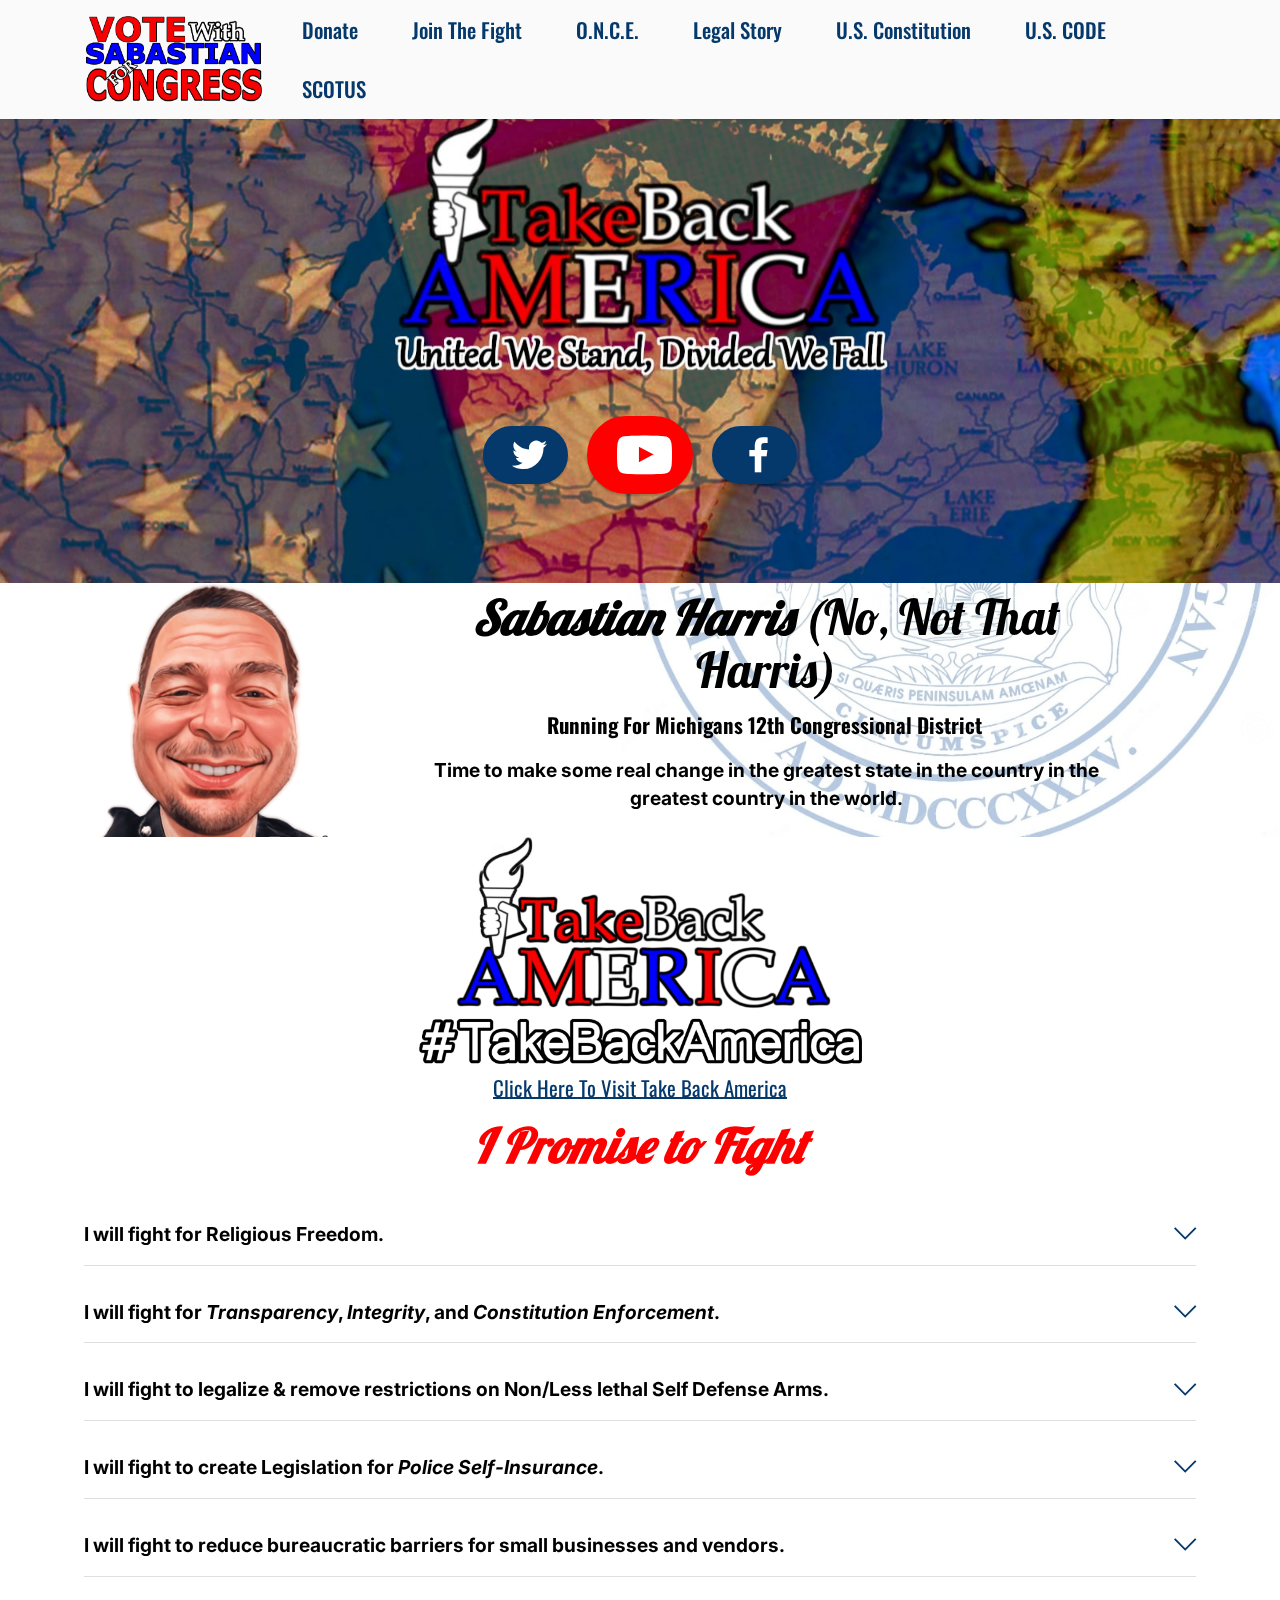
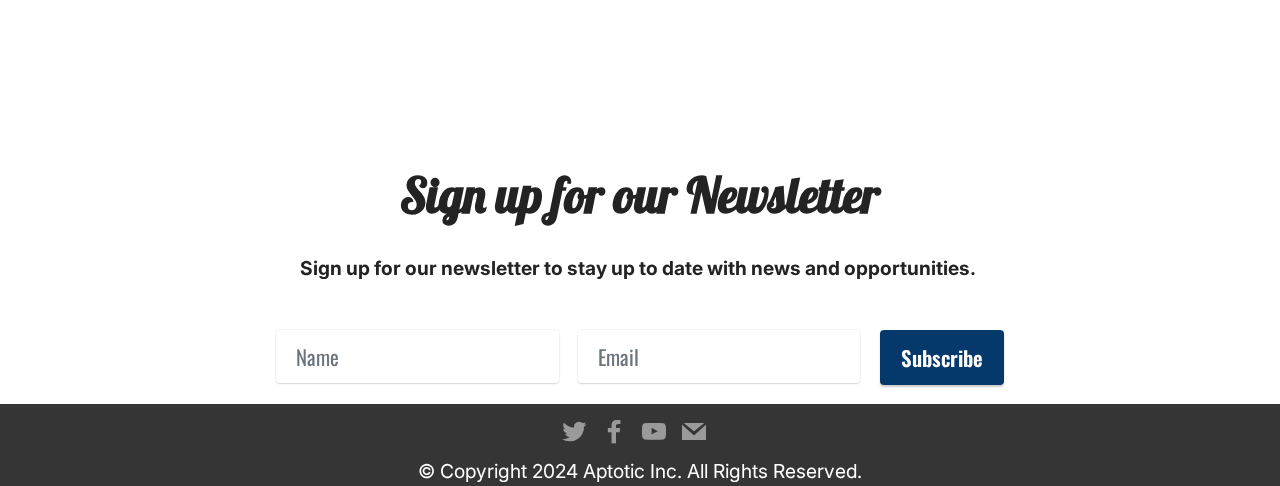
<file: index.html>
<!DOCTYPE html>
<html  >
<head>
  <!-- Site made with Mobirise Website Builder v5.9.11, https://mobirise.com -->
  <meta charset="UTF-8">
  <meta http-equiv="X-UA-Compatible" content="IE=edge">
  <meta name="generator" content="Mobirise v5.9.11, mobirise.com">
  <meta name="viewport" content="width=device-width, initial-scale=1, minimum-scale=1">
  <link rel="shortcut icon" href="assets/images/vote4sabastian-t-shirt-logo-1.png" type="image/x-icon">
  <meta name="description" content="I'm Sabastian Harris running for the 12th District,">
  
  
  <title>Sabastian Harris Running for the 12th District</title>
  <link rel="stylesheet" href="assets/web/assets/mobirise-icons2/mobirise2.css">
  <link rel="stylesheet" href="assets/web/assets/mobirise-icons/mobirise-icons.css">
  <link rel="stylesheet" href="assets/bootstrap/css/bootstrap.min.css">
  <link rel="stylesheet" href="assets/bootstrap/css/bootstrap-grid.min.css">
  <link rel="stylesheet" href="assets/bootstrap/css/bootstrap-reboot.min.css">
  <link rel="stylesheet" href="assets/parallax/jarallax.css">
  <link rel="stylesheet" href="assets/dropdown/css/style.css">
  <link rel="stylesheet" href="assets/socicon/css/styles.css">
  <link rel="stylesheet" href="assets/theme/css/style.css">
  <link rel="preload" href="https://fonts.googleapis.com/css?family=Inter:100,200,300,400,500,600,700,800,900&display=swap" as="style" onload="this.onload=null;this.rel='stylesheet'">
  <noscript><link rel="stylesheet" href="https://fonts.googleapis.com/css?family=Inter:100,200,300,400,500,600,700,800,900&display=swap"></noscript>
  <link rel="preload" href="https://fonts.googleapis.com/css?family=Lobster:400&display=swap" as="style" onload="this.onload=null;this.rel='stylesheet'">
  <noscript><link rel="stylesheet" href="https://fonts.googleapis.com/css?family=Lobster:400&display=swap"></noscript>
  <link rel="preload" href="https://fonts.googleapis.com/css?family=Pacifico:400&display=swap" as="style" onload="this.onload=null;this.rel='stylesheet'">
  <noscript><link rel="stylesheet" href="https://fonts.googleapis.com/css?family=Pacifico:400&display=swap"></noscript>
  <link rel="preload" href="https://fonts.googleapis.com/css?family=Oswald:200,300,400,500,600,700&display=swap" as="style" onload="this.onload=null;this.rel='stylesheet'">
  <noscript><link rel="stylesheet" href="https://fonts.googleapis.com/css?family=Oswald:200,300,400,500,600,700&display=swap"></noscript>
  <link rel="preload" as="style" href="assets/mobirise/css/mbr-additional.css"><link rel="stylesheet" href="assets/mobirise/css/mbr-additional.css" type="text/css">

  
  
  
</head>
<body>
  
  <section data-bs-version="5.1" class="menu menu2 cid-uhdEZo4ob7" once="menu" id="menu2-0">
    
    <nav class="navbar navbar-dropdown navbar-fixed-top navbar-expand-lg">
        <div class="container">
            <div class="navbar-brand">
                <span class="navbar-logo">
                    <a href="index.html">
                        <img src="assets/images/vote4sabastian-t-shirt-logo-1.png" alt="Mobirise Website Builder" style="height: 5.7rem;">
                    </a>
                </span>
                <span class="navbar-caption-wrap"><a class="navbar-caption text-black display-7" href="https://mobiri.se"></a></span>
            </div>
            <button class="navbar-toggler" type="button" data-toggle="collapse" data-bs-toggle="collapse" data-target="#navbarSupportedContent" data-bs-target="#navbarSupportedContent" aria-controls="navbarNavAltMarkup" aria-expanded="false" aria-label="Toggle navigation">
                <div class="hamburger">
                    <span></span>
                    <span></span>
                    <span></span>
                    <span></span>
                </div>
            </button>
            <div class="collapse navbar-collapse" id="navbarSupportedContent">
                <ul class="navbar-nav nav-dropdown nav-right" data-app-modern-menu="true"><li class="nav-item"><a class="nav-link link text-primary display-4" href="page3.html">Donate</a></li><li class="nav-item"><a class="nav-link link text-primary display-4" href="https://sabastian-harris.myspreadshop.com/all">Join The Fight</a></li><li class="nav-item"><a class="nav-link link text-primary display-4" href="https://aptotic.github.io/once.io/">O.N.C.E.</a></li><li class="nav-item"><a class="nav-link link text-primary display-4" href="page1.html">Legal Story</a>
                    </li><li class="nav-item"><a class="nav-link link text-primary display-4" href="page5.html">U.S. Constitution</a></li><li class="nav-item"><a class="nav-link link text-primary display-4" href="https://www.law.cornell.edu/uscode/text">U.S. CODE</a></li><li class="nav-item"><a class="nav-link link text-primary display-4" href="https://supreme.justia.com/cases/federal/us/volume/">SCOTUS</a></li></ul>
                
                
            </div>
        </div>
    </nav>
</section>

<section data-bs-version="5.1" class="header4 cid-uhdF8iBfgA mbr-parallax-background" id="header4-1">

    
    
    <div class="container-fluid">
        <div class="row">
            <div class="content-wrap">
                <h1 class="mbr-section-title mbr-fonts-style mbr-white mb-3 display-1"></h1>
                
                <p class="mbr-fonts-style mbr-text mbr-white mb-3 display-5"><br><br><strong><br></strong></p>

                <div class="mbr-section-btn"><a class="btn btn-primary display-4" href="https://x.com/SabastianMI"><span class="socicon socicon-twitter mbr-iconfont mbr-iconfont-btn" style="font-size: 35px;"></span></a> <a class="btn btn-info display-4" href="https://www.youtube.com/@Sabastian4Michigan"><span class="socicon socicon-youtube mbr-iconfont mbr-iconfont-btn" style="font-size: 55px;"></span></a> <a class="btn btn-primary display-4" href="https://www.facebook.com/people/Sabastian-Harris/61561915463606/?mibextid=ZbWKwL"><span class="socicon socicon-facebook mbr-iconfont mbr-iconfont-btn" style="font-size: 35px;"></span></a></div>
            </div>
        </div>
    </div>
</section>

<section data-bs-version="5.1" class="team2 cid-uhuLmOjfOP" xmlns="http://www.w3.org/1999/html" id="team2-d">
    

    
    <div class="mbr-overlay" style="opacity: 0.7; background-color: rgb(255, 255, 255);">
    </div>
    <div class="container">
        <div class="item features-image">
            <div class="item-wrapper">
                <div class="row align-items-center">
                    <div class="col-12 col-md-3">
                        <div class="image-wrapper">
                            <img src="assets/images/img-20240703-155341-552x553.png" alt="Mobirise Website Builder">
                        </div>
                    </div>
                    <div class="col-12 col-md">
                        <div class="card-box">
                            <h5 class="card-title mbr-fonts-style m-0 mb-3 display-2"><em><strong>Sabastian Harris&nbsp;</strong></em>(No, Not That Harris)</h5>
                            <h6 class="card-subtitle mbr-fonts-style mb-3 display-4"><strong>Running For Michigans 12th Congressional District&nbsp;</strong></h6>
                            <p class="mbr-text mbr-fonts-style display-7"><strong>Time to make some real change in the greatest state in the country in the greatest country in the world.</strong><br></p>
                            
                        </div>
                    </div>
                </div>
            </div>
        </div>
        
        
    </div>
</section>

<section data-bs-version="5.1" class="content4 cid-unB6qYmzFZ" id="content4-41">
    

    
    
    <div class="container">
        <div class="row justify-content-center">
            <div class="title col-md-12 col-lg-12">
                
                
                
            </div>
        </div>
    </div>
</section>

<section data-bs-version="5.1" class="image3 cid-uoYrPTGgnV" id="image3-46">
    

    
    

    <div class="container">
        <div class="row justify-content-center">
            <div class="col-12 col-lg-5">
                <div class="image-wrapper">
                    <a href="https://aptotic.github.io/TakeBackAmerica.io/index.html"><img src="assets/images/308430293-1055809057-tba-lblack-logo-720x369.png" alt="Mobirise Website Builder"></a>
                    <p class="mbr-description mbr-fonts-style mt-2 align-center display-4"><a href="https://aptotic.github.io/TakeBackAmerica.io/index.html" class="text-primary">Click Here To Visit Take Back America</a></p>
                </div>
            </div>
        </div>
    </div>
</section>

<section data-bs-version="5.1" class="content16 cid-uhNm4w3TJu" id="content16-g">

    

    
    
    <div class="container-fluid">
        <div class="row justify-content-center">
            <div class="col-12 col-md-11">
                <div class="mbr-section-head align-center mb-4">
                    <h3 class="mbr-section-title mb-0 mbr-fonts-style display-2"><strong><em>I Promise to Fight</em></strong></h3>
                    
                </div>
                <div id="bootstrap-accordion_5" class="panel-group accordionStyles accordion" role="tablist" aria-multiselectable="true">
                    <div class="card mb-3">
                        <div class="card-header" role="tab" id="headingOne">
                            <a role="button" class="panel-title collapsed" data-toggle="collapse" data-bs-toggle="collapse" data-core="" href="#collapse1_5" aria-expanded="false" aria-controls="collapse1">
                                <h6 class="panel-title-edit mbr-fonts-style mb-0 display-7"><strong>I will fight for Religious Freedom.</strong></h6>
                                <span class="sign mbr-iconfont mbri-arrow-down"></span>
                            </a>
                        </div>
                        <div id="collapse1_5" class="panel-collapse noScroll collapse" role="tabpanel" aria-labelledby="headingOne" data-parent="#accordion" data-bs-parent="#bootstrap-accordion_5">
                            <div class="panel-body">
                                <p class="mbr-fonts-style panel-text display-4">As a member of the <strong><a href="https://simple.wikipedia.org/wiki/Asatru#:~:text=table%20of%20contents-,Asatru,-30%20languages" class="text-primary"><b>Asatru</b></a> </strong>religion, I will fight against religious nationalism in our country, upholding the <a href="https://constitution.congress.gov/browse/amendment-1/#:~:text=an%20establishment%20of-,religion,-%2C%20or%20prohibiting%20the" class="text-primary"><strong></strong></a><a href="https://aptotic.github.io/sabastianharris.github.io/page5.html#:~:text=an%20establishment%20of-,religion,-%2C%20or%20prohibiting%20the" class="text-primary"><strong>First</strong></a> of the Five parts in the <a href="https://aptotic.github.io/sabastianharris.github.io/page5.html#:~:text=subscribed%20our%20Names%2C-,Amendment%201,-Congress%20shall%20make" class="text-primary"><strong>First Amendment</strong></a> of the United States Constitution.</p>
                            </div>
                        </div>
                    </div>
                    <div class="card mb-3">
                        <div class="card-header" role="tab" id="headingOne">
                            <a role="button" class="panel-title collapsed" data-toggle="collapse" data-bs-toggle="collapse" data-core="" href="#collapse2_5" aria-expanded="false" aria-controls="collapse2">
                                <h6 class="panel-title-edit mbr-fonts-style mb-0 display-7"><strong>I will fight for <em>Transparency</em>, <em>Integrity</em>, and <em>Constitution Enforcement</em>.</strong></h6>
                                <span class="sign mbr-iconfont mbri-arrow-down"></span>
                            </a>
                        </div>
                        <div id="collapse2_5" class="panel-collapse noScroll collapse" role="tabpanel" aria-labelledby="headingOne" data-parent="#accordion" data-bs-parent="#bootstrap-accordion_5">
                            <div class="panel-body">
                                <p class="mbr-fonts-style panel-text display-4">For too many years, criminals and bad actors of the law enforcement, judges and lower politicians, matter how high the crimes have been getting away scott free while the citizens have had to pay the prices for all the lawlessness while we are required to follow the laws as good citizens, I have created an organization called <a href="https://aptotic.github.io/once.io/" class="text-primary"><strong>O.N.C.E</strong></a>. just waiting for congressional constitutional enforcement powers.&nbsp;</p>
                            </div>
                        </div>
                    </div>
                    <div class="card mb-3">
                        <div class="card-header" role="tab" id="headingOne">
                            <a role="button" class="panel-title collapsed" data-toggle="collapse" data-bs-toggle="collapse" data-core="" href="#collapse3_5" aria-expanded="false" aria-controls="collapse3">
                                <h6 class="panel-title-edit mbr-fonts-style mb-0 display-7"><strong>I will fight to legalize &amp; remove restrictions on Non/Less lethal Self Defense Arms.</strong></h6>
                                <span class="sign mbr-iconfont mbri-arrow-down"></span>
                            </a>
                        </div>
                        <div id="collapse3_5" class="panel-collapse noScroll collapse" role="tabpanel" aria-labelledby="headingOne" data-parent="#accordion" data-bs-parent="#bootstrap-accordion_5">
                            <div class="panel-body">
                                <p class="mbr-fonts-style panel-text display-4">While illegally obtained guns are in the hands of so many criminals, Members of congress and state house of representatives saw it fit to disarm the <strong><em>law abided</em></strong> citizens of their <strong><em>lawfully</em></strong> owned Arms leaving the citizens helpless against the armed criminals, although the excuses are gun violence, they've also deemed it fit to disarm the citizens of the Non/less then lethal weapons' by illegalizing&nbsp;batons and brass knuckles and regulating&nbsp;Rubber Bullets,&nbsp;Knives,&nbsp;Pepper Spray/Mace and forcing a&nbsp;Concealed Pistol License for Stun Guns and Tazers even if open carried, if elected i will fight for your <a href="https://aptotic.github.io/sabastianharris.github.io/page5.html#:~:text=redress%20of%20grievances.-,Amendment%202,-A%20well%20regulated" class="text-primary"><strong>2nd Amendment</strong></a> right, I will not stand by and do nothing while the citizens of Michigan are stripped of their defenses and fed to the snakes.</p>
                            </div>
                        </div>
                    </div>
                    <div class="card mb-3">
                        <div class="card-header" role="tab" id="headingOne">
                            <a role="button" class="panel-title collapsed" data-toggle="collapse" data-bs-toggle="collapse" data-core="" href="#collapse4_5" aria-expanded="false" aria-controls="collapse4">
                                <h6 class="panel-title-edit mbr-fonts-style mb-0 display-7"><strong>I will fight to create Legislation for <em>Police Self-Insurance</em>.</strong></h6>
                                <span class="sign mbr-iconfont mbri-arrow-down"></span>
                            </a>
                        </div>
                        <div id="collapse4_5" class="panel-collapse noScroll collapse" role="tabpanel" aria-labelledby="headingOne" data-parent="#accordion" data-bs-parent="#bootstrap-accordion_5">
                            <div class="panel-body">
                                <p class="mbr-fonts-style panel-text display-4">One of many things&nbsp;empowering the Criminals within the police is that&nbsp;<strong><em>You the taxpayer&nbsp;</em></strong>have to pay for all the unlawful conduct. I will create and fight to pass legislation for <strong><em>Police Self-Insurance</em></strong>, This will force the police to use the provided taxpayers funds, already given to them annually which is allocated to them by the state to pay all court and legal fees, including all fines, lawsuits and settlements if found at fault instead of forcing the taxpayers to pay <strong><em>Extra </em></strong>in a <strong><em>Frivolous and Unnecessary Taxes</em></strong>.</p>
                            </div>
                        </div>
                    </div>
                    <div class="card mb-3">
                        <div class="card-header" role="tab" id="headingOne">
                            <a role="button" class="panel-title collapsed" data-toggle="collapse" data-bs-toggle="collapse" data-core="" href="#collapse5_5" aria-expanded="false" aria-controls="collapse5">
                                <h6 class="panel-title-edit mbr-fonts-style mb-0 display-7"><strong>I will fight to reduce bureaucratic barriers for small businesses and vendors.</strong></h6>
                                <span class="sign mbr-iconfont mbri-arrow-down"></span>
                            </a>
                        </div>
                        <div id="collapse5_5" class="panel-collapse noScroll collapse" role="tabpanel" aria-labelledby="headingOne" data-parent="#accordion" data-bs-parent="#bootstrap-accordion_5">
                            <div class="panel-body">
                                <p class="mbr-fonts-style panel-text display-4">
                                    I am committed to reducing bureaucratic barriers and streamlining regulations to support and empower small businesses, fostering economic growth and job creation within our community.</p>
                            </div>
                        </div>
                    </div>
                    
                </div>
            </div>
        </div>
    </div>
</section>

<section data-bs-version="5.1" class="form1 cid-uheiEwJl8G mbr-parallax-background" id="form1-6">

    

    
    <div class="mbr-overlay" style="opacity: 0.4; background-color: rgb(255, 255, 255);"></div>
    <div class="container">
        <div class="row justify-content-center">
            <div class="col-lg-8 mx-auto mbr-form" data-form-type="formoid">
                <form action="https://mobirise.eu/" method="POST" class="mbr-form form-with-styler" data-form-title="Form Name"><input type="hidden" name="email" data-form-email="true" value="OJATpVBe5yEUMtu6SilBcnVLvzkcvxN2ISPfyT7TFS+MgYWPLL7rYiIJTqMN0G5IiT+v6OQVjPyCfSL44kusAWqJq5MHyJ/vx4GXXPwwNG8xOOL4V5KUovdmGc1mXJGo">
                    <div class="row">
                        <div hidden="hidden" data-form-alert="" class="alert alert-success col-12">Thanks for Signing Up For Our Newsletter</div>
                        <div hidden="hidden" data-form-alert-danger="" class="alert alert-danger col-12">
                            Oops...! some problem!
                        </div>
                    </div>
                    <div class="dragArea row">
                        <div class="col-12">
                            <h1 class="mbr-section-title mb-4 mbr-fonts-style align-center display-2"><strong>Sign up for our Newsletter</strong></h1>
                        </div>
                        <div class="col-12">
                            <p class="mbr-text mbr-fonts-style mb-5 align-center display-7"><strong>Sign up for our newsletter to stay up to date with news and opportunities.&nbsp;</strong><br></p>
                        </div>
                        <div class="col-md col-12 form-group mb-3" data-for="name">
                            <input type="text" name="name" placeholder="Name" data-form-field="Name" class="form-control" id="name-form1-6">
                        </div>
                        <div class="col-md col-12 form-group mb-3" data-for="email">
                            <input type="email" name="email" placeholder="Email" data-form-field="Email" class="form-control" id="email-form1-6">
                        </div>
                        <div class="mbr-section-btn col-12 col-md-auto"><button type="submit" class="btn btn-primary display-4">Subscribe</button></div>
                    </div>
                </form>
            </div>
        </div>
    </div>
</section>

<section data-bs-version="5.1" class="footer3 cid-uhdKEjzIdx" once="footers" id="footer3-2">

    

    

    <div class="container-fluid">
        <div class="media-container-row align-center mbr-white">
            
            <div class="row social-row">
                <div class="social-list align-right pb-2">
                    
                    
                    
                    
                    
                    
                <div class="soc-item">
                        <a href="https://x.com/sabastianmi" target="_blank">
                            <span class="mbr-iconfont mbr-iconfont-social socicon-twitter socicon"></span>
                        </a>
                    </div><div class="soc-item">
                        <a href="https://www.facebook.com/people/Sabastian-Harris/61561915463606/?mibextid=ZbWKwL" target="_blank">
                            <span class="mbr-iconfont mbr-iconfont-social socicon-facebook socicon"></span>
                        </a>
                    </div><div class="soc-item">
                        <a href="https://www.youtube.com/@Sabastian4Michigan" target="_blank">
                            <span class="mbr-iconfont mbr-iconfont-social socicon-youtube socicon"></span>
                        </a>
                    </div><div class="soc-item">
                        <a href="mailto:sabastianharris4michigan@gmail.com">
                            <span class="mbr-iconfont mbr-iconfont-social socicon-mail socicon"></span>
                        </a>
                    </div></div>
            </div>
            <div class="row row-copirayt">
                <p class="mbr-text mb-0 mbr-fonts-style mbr-white align-center display-7">
                    © Copyright 2024 Aptotic Inc. All Rights Reserved.
                </p>
            </div>
        </div>
    </div>
</section><script src="assets/bootstrap/js/bootstrap.bundle.min.js"></script>  <script src="assets/parallax/jarallax.js"></script>  <script src="assets/smoothscroll/smooth-scroll.js"></script>  <script src="assets/ytplayer/index.js"></script>  <script src="assets/dropdown/js/navbar-dropdown.js"></script>  <script src="assets/mbr-switch-arrow/mbr-switch-arrow.js"></script>  <script src="assets/theme/js/script.js"></script>  <script src="assets/formoid/formoid.min.js"></script>  
  
  
 <div id="scrollToTop" class="scrollToTop mbr-arrow-up"><a style="text-align: center;"><i class="mbr-arrow-up-icon mbr-arrow-up-icon-cm cm-icon cm-icon-smallarrow-up"></i></a></div>
  </body>
</html>
</file>
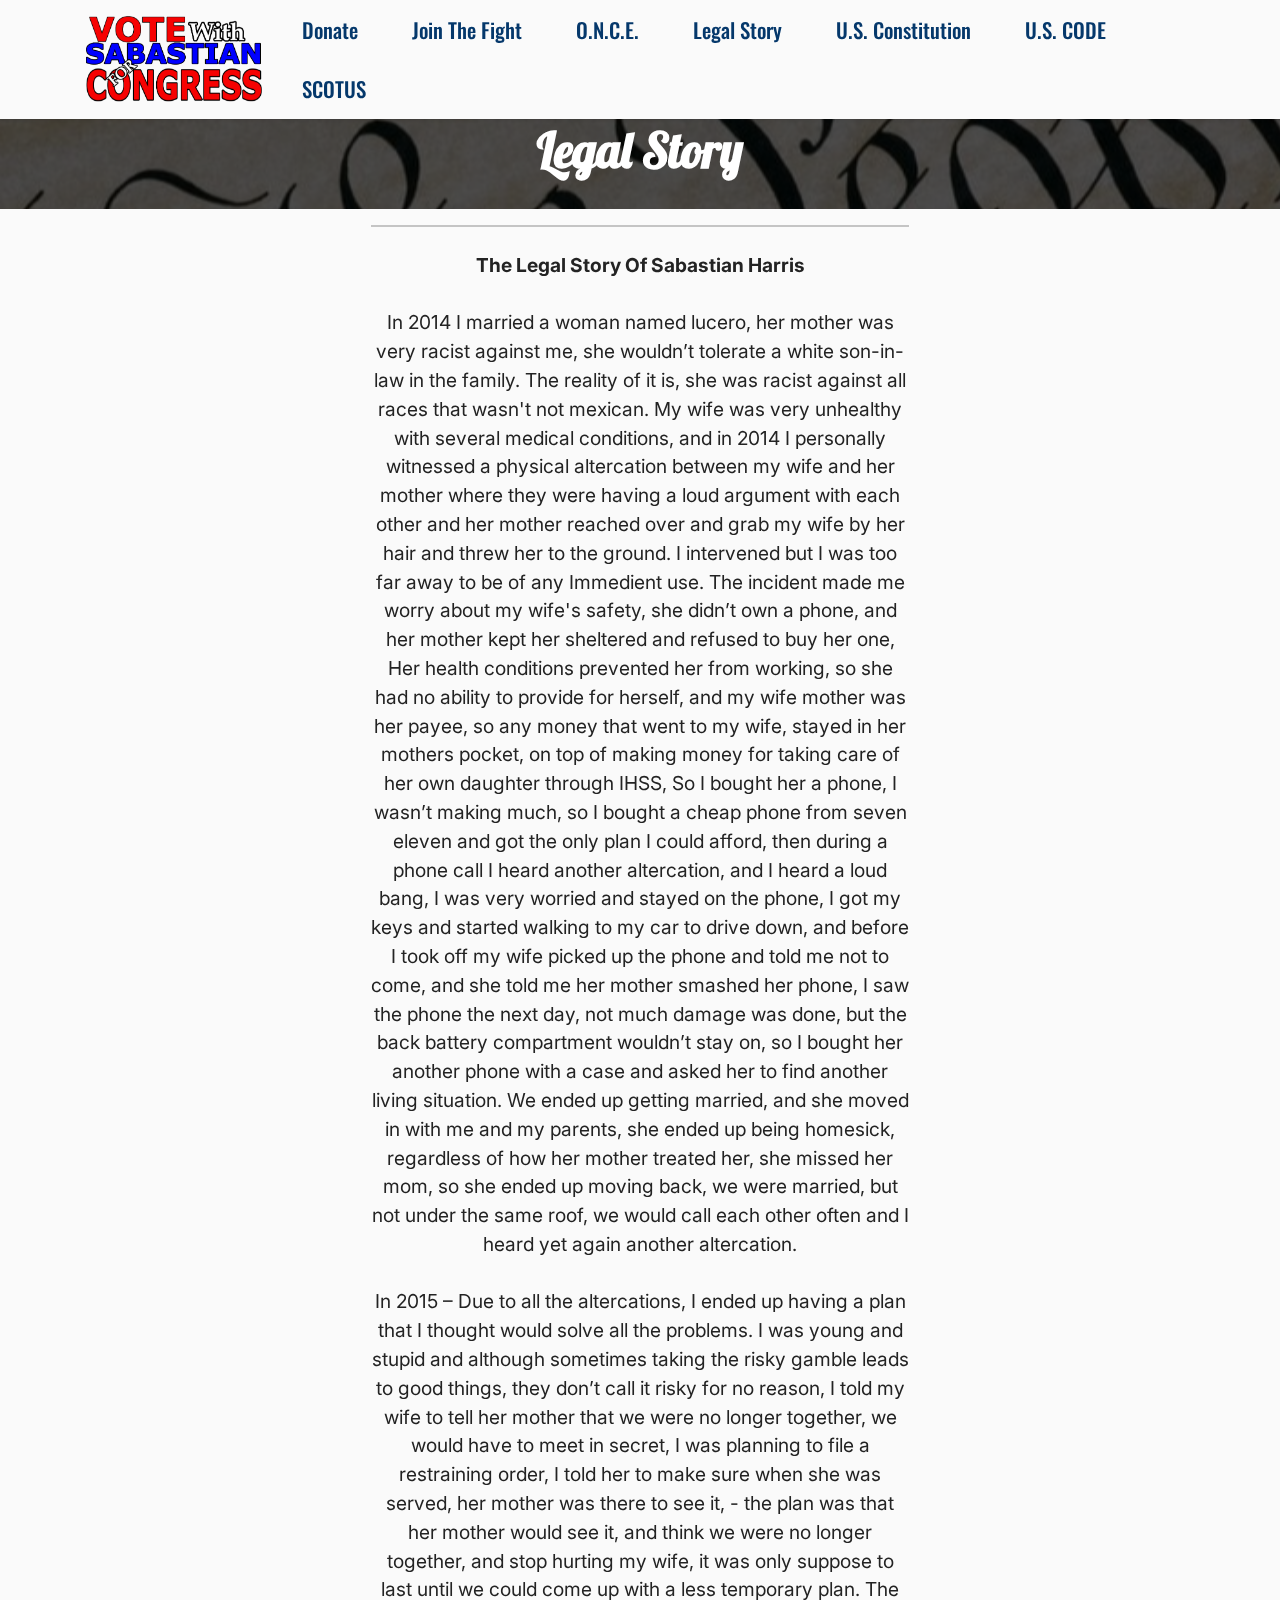
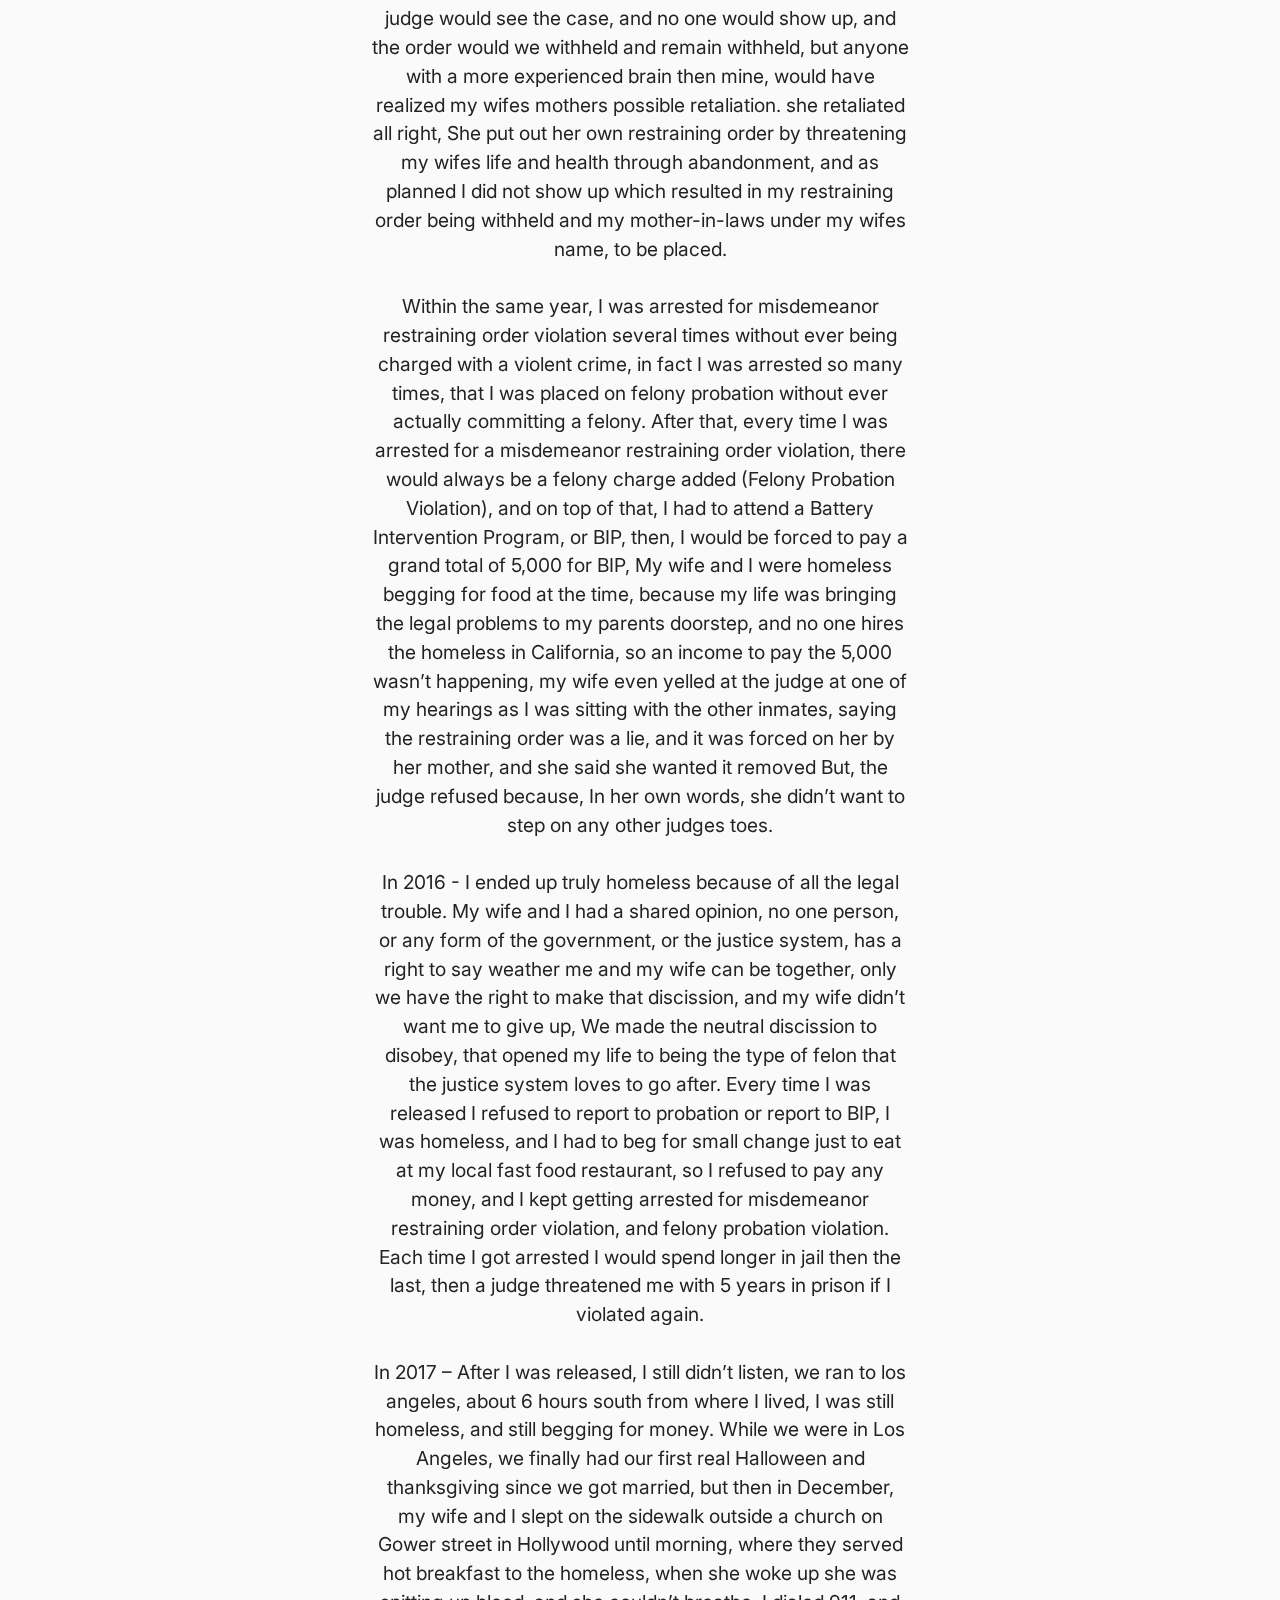
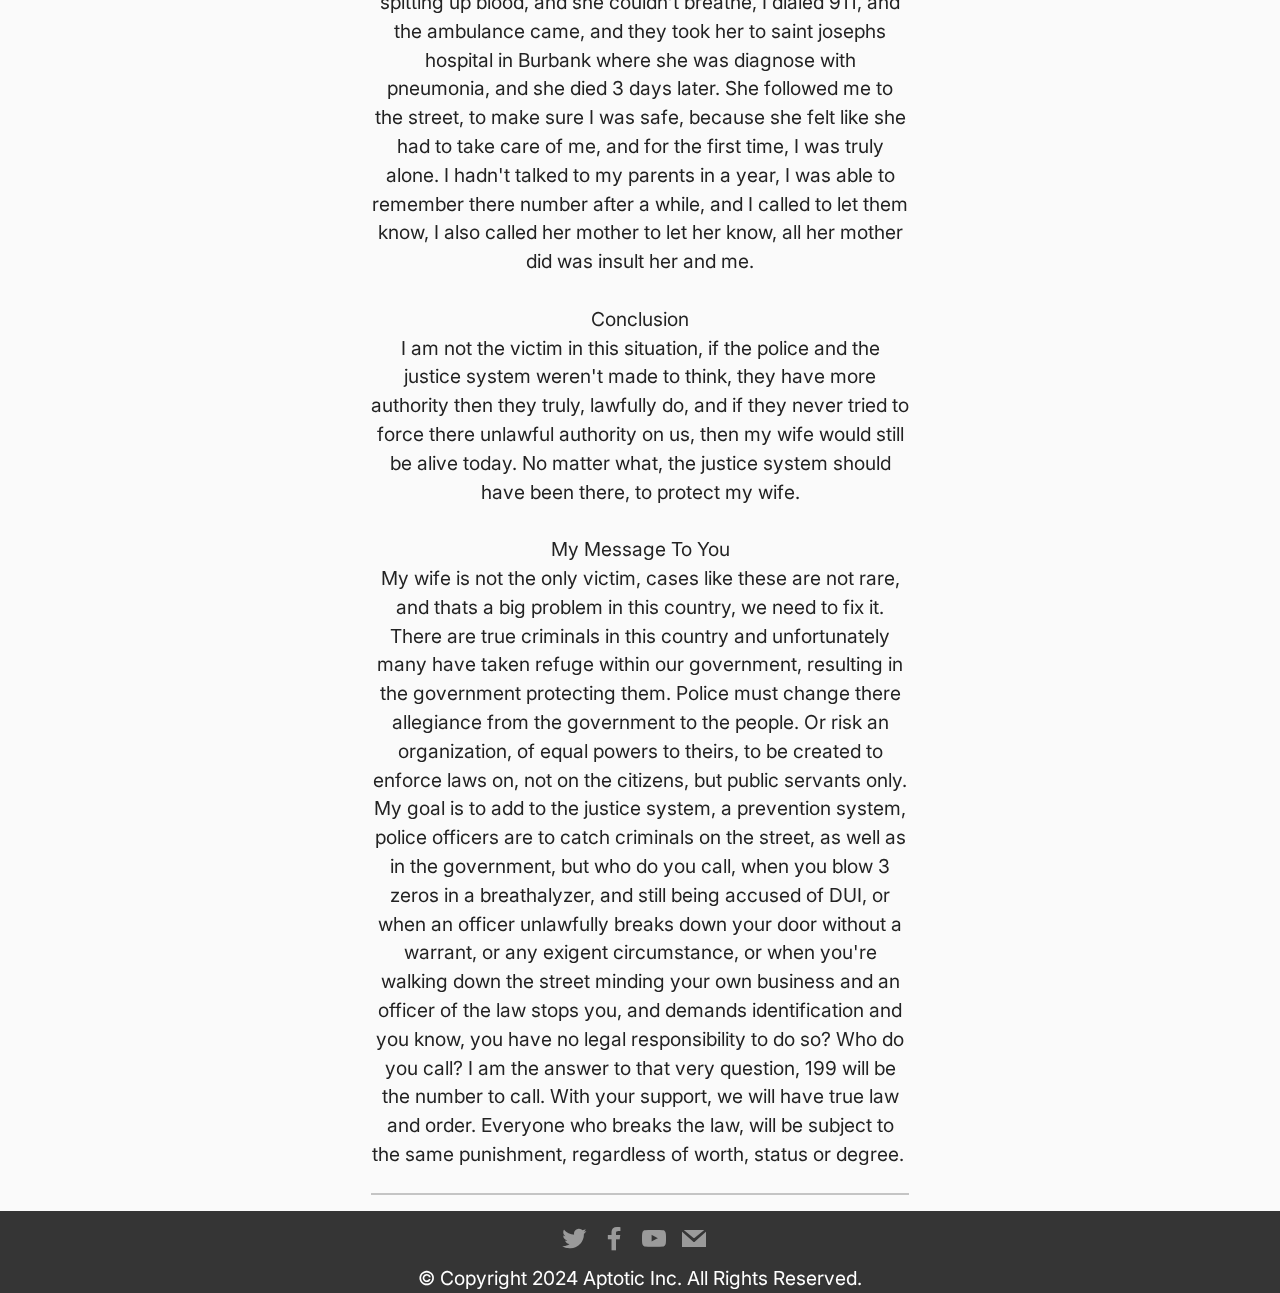
<file: page1.html>
<!DOCTYPE html>
<html  >
<head>
  <!-- Site made with Mobirise Website Builder v5.9.11, https://mobirise.com -->
  <meta charset="UTF-8">
  <meta http-equiv="X-UA-Compatible" content="IE=edge">
  <meta name="generator" content="Mobirise v5.9.11, mobirise.com">
  <meta name="viewport" content="width=device-width, initial-scale=1, minimum-scale=1">
  <link rel="shortcut icon" href="assets/images/vote4sabastian-t-shirt-logo-1.png" type="image/x-icon">
  <meta name="description" content="">
  
  
  <title>Legal Story</title>
  <link rel="stylesheet" href="assets/web/assets/mobirise-icons2/mobirise2.css">
  <link rel="stylesheet" href="assets/bootstrap/css/bootstrap.min.css">
  <link rel="stylesheet" href="assets/bootstrap/css/bootstrap-grid.min.css">
  <link rel="stylesheet" href="assets/bootstrap/css/bootstrap-reboot.min.css">
  <link rel="stylesheet" href="assets/parallax/jarallax.css">
  <link rel="stylesheet" href="assets/dropdown/css/style.css">
  <link rel="stylesheet" href="assets/socicon/css/styles.css">
  <link rel="stylesheet" href="assets/theme/css/style.css">
  <link rel="preload" href="https://fonts.googleapis.com/css?family=Inter:100,200,300,400,500,600,700,800,900&display=swap" as="style" onload="this.onload=null;this.rel='stylesheet'">
  <noscript><link rel="stylesheet" href="https://fonts.googleapis.com/css?family=Inter:100,200,300,400,500,600,700,800,900&display=swap"></noscript>
  <link rel="preload" href="https://fonts.googleapis.com/css?family=Lobster:400&display=swap" as="style" onload="this.onload=null;this.rel='stylesheet'">
  <noscript><link rel="stylesheet" href="https://fonts.googleapis.com/css?family=Lobster:400&display=swap"></noscript>
  <link rel="preload" href="https://fonts.googleapis.com/css?family=Pacifico:400&display=swap" as="style" onload="this.onload=null;this.rel='stylesheet'">
  <noscript><link rel="stylesheet" href="https://fonts.googleapis.com/css?family=Pacifico:400&display=swap"></noscript>
  <link rel="preload" href="https://fonts.googleapis.com/css?family=Oswald:200,300,400,500,600,700&display=swap" as="style" onload="this.onload=null;this.rel='stylesheet'">
  <noscript><link rel="stylesheet" href="https://fonts.googleapis.com/css?family=Oswald:200,300,400,500,600,700&display=swap"></noscript>
  <link rel="preload" as="style" href="assets/mobirise/css/mbr-additional.css"><link rel="stylesheet" href="assets/mobirise/css/mbr-additional.css" type="text/css">

  
  
  
</head>
<body>
  
  <section data-bs-version="5.1" class="menu menu2 cid-uhdEZo4ob7" once="menu" id="menu2-3">
    
    <nav class="navbar navbar-dropdown navbar-fixed-top navbar-expand-lg">
        <div class="container">
            <div class="navbar-brand">
                <span class="navbar-logo">
                    <a href="index.html">
                        <img src="assets/images/vote4sabastian-t-shirt-logo-1.png" alt="Mobirise Website Builder" style="height: 5.7rem;">
                    </a>
                </span>
                <span class="navbar-caption-wrap"><a class="navbar-caption text-black display-7" href="https://mobiri.se"></a></span>
            </div>
            <button class="navbar-toggler" type="button" data-toggle="collapse" data-bs-toggle="collapse" data-target="#navbarSupportedContent" data-bs-target="#navbarSupportedContent" aria-controls="navbarNavAltMarkup" aria-expanded="false" aria-label="Toggle navigation">
                <div class="hamburger">
                    <span></span>
                    <span></span>
                    <span></span>
                    <span></span>
                </div>
            </button>
            <div class="collapse navbar-collapse" id="navbarSupportedContent">
                <ul class="navbar-nav nav-dropdown nav-right" data-app-modern-menu="true"><li class="nav-item"><a class="nav-link link text-primary display-4" href="page3.html">Donate</a></li><li class="nav-item"><a class="nav-link link text-primary display-4" href="https://sabastian-harris.myspreadshop.com/all">Join The Fight</a></li><li class="nav-item"><a class="nav-link link text-primary display-4" href="https://aptotic.github.io/once.io/">O.N.C.E.</a></li><li class="nav-item"><a class="nav-link link text-primary display-4" href="page1.html">Legal Story</a>
                    </li><li class="nav-item"><a class="nav-link link text-primary display-4" href="page5.html">U.S. Constitution</a></li><li class="nav-item"><a class="nav-link link text-primary display-4" href="https://www.law.cornell.edu/uscode/text">U.S. CODE</a></li><li class="nav-item"><a class="nav-link link text-primary display-4" href="https://supreme.justia.com/cases/federal/us/volume/">SCOTUS</a></li></ul>
                
                
            </div>
        </div>
    </nav>
</section>

<section data-bs-version="5.1" class="info3 cid-uhuUrWD8OX mbr-parallax-background" id="info3-e">

    

    
    <div class="mbr-overlay" style="opacity: 0.7; background-color: rgb(0, 0, 0);">
    </div>

    <div class="container-fluid">
        <div class="row justify-content-center">
            <div class="card col-12 col-lg-10">
                <div class="card-wrapper">
                    <div class="card-box align-center">
                        <h4 class="card-title mbr-fonts-style align-center mb-4 display-2"><strong>Legal Story</strong></h4>
                        
                        
                    </div>
                </div>
            </div>
        </div>
    </div>
</section>

<section data-bs-version="5.1" class="content6 cid-uhecs9czTT" id="content6-5">
    
    <div class="container">
        <div class="row justify-content-center">
            <div class="col-md-12 col-lg-6">
                <hr class="line">
                <p class="mbr-text align-center mbr-fonts-style my-4 display-7"><strong>The Legal Story Of Sabastian Harris
<br></strong>
<br>In 2014 I married a woman named lucero, her mother was very racist against me, she wouldn’t tolerate a white son-in-law in the family. The reality of it is, she was racist against all races that wasn't not mexican. My wife was very unhealthy with several medical conditions, and in 2014 I personally witnessed a physical altercation between my wife and her mother where they were having a loud argument with each other and her mother reached over and grab my wife by her hair and threw her to the ground. I intervened but I was too far away to be of any Immedient use. The incident made me worry about my wife's safety, she didn’t own a phone, and her mother kept her sheltered and refused to buy her one, Her health conditions prevented her from working, so she had no ability to provide for herself, and my wife mother was her payee, so any money that went to my wife, stayed in her mothers pocket, on top of making money for taking care of her own daughter through IHSS, So I bought her a phone, I wasn’t making much, so I bought a cheap phone from seven eleven and got the only plan I could afford, then during a phone call I heard another altercation, and I heard a loud bang, I was very worried and stayed on the phone, I got my keys and started walking to my car to drive down, and before I took off my wife picked up the phone and told me not to come, and she told me her mother smashed her phone, I saw the phone the next day, not much damage was done, but the back battery compartment wouldn’t stay on, so I bought her another phone with a case and asked her to find another living situation. We ended up getting married, and she moved in with me and my parents, she ended up being homesick, regardless of how her mother treated her, she missed her mom, so she ended up moving back, we were married, but not under the same roof, we would call each other often and I heard yet again another altercation.
<br>
<br>In 2015 – Due to all the altercations, I ended up having a plan that I thought would solve all the problems. I was young and stupid and although sometimes taking the risky gamble leads to good things, they don’t call it risky for no reason, I told my wife to tell her mother that we were no longer together, we would have to meet in secret, I was planning to file a restraining order, I told her to make sure when she was served, her mother was there to see it, - the plan was that her mother would see it, and think we were no longer together, and stop hurting my wife, it was only suppose to last until we could come up with a less temporary plan. The judge would see the case, and no one would show up, and the order would we withheld and remain withheld, but anyone with a more experienced brain then mine, would have realized my wifes mothers possible retaliation. she retaliated all right, She put out her own restraining order by threatening my wifes life and health through abandonment, and as planned I did not show up which resulted in my restraining order being withheld and my mother-in-laws under my wifes name, to be placed.
<br>
<br>Within the same year, I was arrested for misdemeanor restraining order violation several times without ever being charged with a violent crime, in fact I was arrested so many times, that I was placed on felony probation without ever actually committing a felony. After that, every time I was arrested for a misdemeanor restraining order violation, there would always be a felony charge added (Felony Probation Violation), and on top of that, I had to attend a Battery Intervention Program, or BIP, then, I would be forced to pay a grand total of 5,000 for BIP, My wife and I were homeless begging for food at the time, because my life was bringing the legal problems to my parents doorstep, and no one hires the homeless in California, so an income to pay the 5,000 wasn’t happening, my wife even yelled at the judge at one of my hearings as I was sitting with the other inmates, saying the restraining order was a lie, and it was forced on her by her mother, and she said she wanted it removed But, the judge refused because, In her own words, she didn’t want to step on any other judges toes.
<br>
<br>In 2016 - I ended up truly homeless because of all the legal trouble. My wife and I had a shared opinion, no one person, or any form of the government, or the justice system, has a right to say weather me and my wife can be together, only we have the right to make that discission, and my wife didn’t want me to give up, We made the neutral discission to disobey, that opened my life to being the type of felon that the justice system loves to go after. Every time I was released I refused to report to probation or report to BIP, I was homeless, and I had to beg for small change just to eat at my local fast food restaurant, so I refused to pay any money, and I kept getting arrested for misdemeanor restraining order violation, and felony probation violation. Each time I got arrested I would spend longer in jail then the last, then a judge threatened me with 5 years in prison if I violated again. 
<br>
<br>In 2017 – After I was released, I still didn’t listen, we ran to los angeles, about 6 hours south from where I lived, I was still homeless, and still begging for money. While we were in Los Angeles, we finally had our first real Halloween and thanksgiving since we got married, but then in December, my wife and I slept on the sidewalk outside a church on Gower street in Hollywood until morning, where they served hot breakfast to the homeless, when she woke up she was spitting up blood, and she couldn’t breathe, I dialed 911, and the ambulance came, and they took her to saint josephs hospital in Burbank where she was diagnose with pneumonia, and she died 3 days later. She followed me to the street, to make sure I was safe, because she felt like she had to take care of me, and for the first time, I was truly alone. I hadn't talked to my parents in a year, I was able to remember there number after a while, and I called to let them know, I also called her mother to let her know, all her mother did was insult her and me.
<br>
<br>Conclusion
<br>I am not the victim in this situation, if the police and the justice system weren't made to think, they have more authority then they truly, lawfully do, and if they never tried to force there unlawful authority on us, then my wife would still be alive today. No matter what, the justice system should have been there, to protect my wife.
<br>
<br>My Message To You
<br>My wife is not the only victim, cases like these are not rare, and thats a big problem in this country, we need to fix it. There are true criminals in this country and unfortunately many have taken refuge within our government, resulting in the government protecting them. Police must change there allegiance from the government to the people. Or risk an organization, of equal powers to theirs, to be created to enforce laws on, not on the citizens, but public servants only. My goal is to add to the justice system, a prevention system, police officers are to catch criminals on the street, as well as in the government, but who do you call, when you blow 3 zeros in a breathalyzer, and still being accused of DUI, or when an officer unlawfully breaks down your door without a warrant, or any exigent circumstance, or when you're walking down the street minding your own business and an officer of the law stops you, and demands identification and you know, you have no legal responsibility to do so? Who do you call? I am the answer to that very question, 199 will be the number to call. With your support, we will have true law and order. Everyone who breaks the law, will be subject to the same punishment, regardless of worth, status or degree.&nbsp;<br></p>
                <hr class="line">
            </div>
        </div>
    </div>
</section>

<section data-bs-version="5.1" class="footer3 cid-uhdKEjzIdx" once="footers" id="footer3-4">

    

    

    <div class="container-fluid">
        <div class="media-container-row align-center mbr-white">
            
            <div class="row social-row">
                <div class="social-list align-right pb-2">
                    
                    
                    
                    
                    
                    
                <div class="soc-item">
                        <a href="https://x.com/sabastianmi" target="_blank">
                            <span class="mbr-iconfont mbr-iconfont-social socicon-twitter socicon"></span>
                        </a>
                    </div><div class="soc-item">
                        <a href="https://www.facebook.com/people/Sabastian-Harris/61561915463606/?mibextid=ZbWKwL" target="_blank">
                            <span class="mbr-iconfont mbr-iconfont-social socicon-facebook socicon"></span>
                        </a>
                    </div><div class="soc-item">
                        <a href="https://www.youtube.com/@Sabastian4Michigan" target="_blank">
                            <span class="mbr-iconfont mbr-iconfont-social socicon-youtube socicon"></span>
                        </a>
                    </div><div class="soc-item">
                        <a href="mailto:sabastianharris4michigan@gmail.com">
                            <span class="mbr-iconfont mbr-iconfont-social socicon-mail socicon"></span>
                        </a>
                    </div></div>
            </div>
            <div class="row row-copirayt">
                <p class="mbr-text mb-0 mbr-fonts-style mbr-white align-center display-7">
                    © Copyright 2024 Aptotic Inc. All Rights Reserved.
                </p>
            </div>
        </div>
    </div>
</section><script src="assets/bootstrap/js/bootstrap.bundle.min.js"></script>  <script src="assets/parallax/jarallax.js"></script>  <script src="assets/smoothscroll/smooth-scroll.js"></script>  <script src="assets/ytplayer/index.js"></script>  <script src="assets/dropdown/js/navbar-dropdown.js"></script>  <script src="assets/theme/js/script.js"></script>  
  
  
 <div id="scrollToTop" class="scrollToTop mbr-arrow-up"><a style="text-align: center;"><i class="mbr-arrow-up-icon mbr-arrow-up-icon-cm cm-icon cm-icon-smallarrow-up"></i></a></div>
  </body>
</html>
</file>
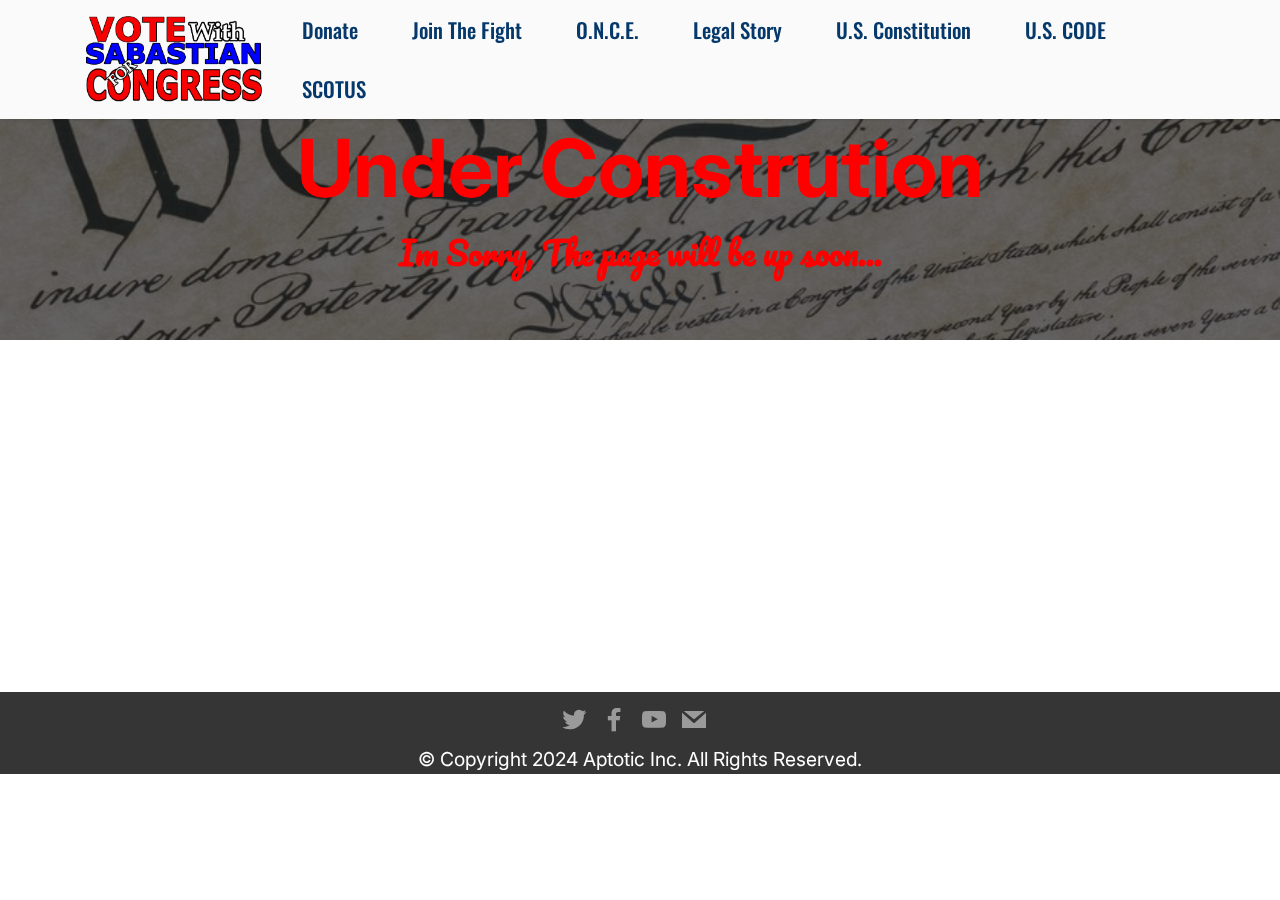
<file: page2.html>
<!DOCTYPE html>
<html  >
<head>
  <!-- Site made with Mobirise Website Builder v5.9.11, https://mobirise.com -->
  <meta charset="UTF-8">
  <meta http-equiv="X-UA-Compatible" content="IE=edge">
  <meta name="generator" content="Mobirise v5.9.11, mobirise.com">
  <meta name="viewport" content="width=device-width, initial-scale=1, minimum-scale=1">
  <link rel="shortcut icon" href="assets/images/vote4sabastian-t-shirt-logo-1.png" type="image/x-icon">
  <meta name="description" content="">
  
  
  <title>UnderConstruction</title>
  <link rel="stylesheet" href="assets/bootstrap/css/bootstrap.min.css">
  <link rel="stylesheet" href="assets/bootstrap/css/bootstrap-grid.min.css">
  <link rel="stylesheet" href="assets/bootstrap/css/bootstrap-reboot.min.css">
  <link rel="stylesheet" href="assets/parallax/jarallax.css">
  <link rel="stylesheet" href="assets/dropdown/css/style.css">
  <link rel="stylesheet" href="assets/socicon/css/styles.css">
  <link rel="stylesheet" href="assets/theme/css/style.css">
  <link rel="preload" href="https://fonts.googleapis.com/css?family=Inter:100,200,300,400,500,600,700,800,900&display=swap" as="style" onload="this.onload=null;this.rel='stylesheet'">
  <noscript><link rel="stylesheet" href="https://fonts.googleapis.com/css?family=Inter:100,200,300,400,500,600,700,800,900&display=swap"></noscript>
  <link rel="preload" href="https://fonts.googleapis.com/css?family=Lobster:400&display=swap" as="style" onload="this.onload=null;this.rel='stylesheet'">
  <noscript><link rel="stylesheet" href="https://fonts.googleapis.com/css?family=Lobster:400&display=swap"></noscript>
  <link rel="preload" href="https://fonts.googleapis.com/css?family=Pacifico:400&display=swap" as="style" onload="this.onload=null;this.rel='stylesheet'">
  <noscript><link rel="stylesheet" href="https://fonts.googleapis.com/css?family=Pacifico:400&display=swap"></noscript>
  <link rel="preload" href="https://fonts.googleapis.com/css?family=Oswald:200,300,400,500,600,700&display=swap" as="style" onload="this.onload=null;this.rel='stylesheet'">
  <noscript><link rel="stylesheet" href="https://fonts.googleapis.com/css?family=Oswald:200,300,400,500,600,700&display=swap"></noscript>
  <link rel="preload" as="style" href="assets/mobirise/css/mbr-additional.css"><link rel="stylesheet" href="assets/mobirise/css/mbr-additional.css" type="text/css">

  
  
  
</head>
<body>
  
  <section data-bs-version="5.1" class="menu menu2 cid-uhdEZo4ob7" once="menu" id="menu2-9">
    
    <nav class="navbar navbar-dropdown navbar-fixed-top navbar-expand-lg">
        <div class="container">
            <div class="navbar-brand">
                <span class="navbar-logo">
                    <a href="index.html">
                        <img src="assets/images/vote4sabastian-t-shirt-logo-1.png" alt="Mobirise Website Builder" style="height: 5.7rem;">
                    </a>
                </span>
                <span class="navbar-caption-wrap"><a class="navbar-caption text-black display-7" href="https://mobiri.se"></a></span>
            </div>
            <button class="navbar-toggler" type="button" data-toggle="collapse" data-bs-toggle="collapse" data-target="#navbarSupportedContent" data-bs-target="#navbarSupportedContent" aria-controls="navbarNavAltMarkup" aria-expanded="false" aria-label="Toggle navigation">
                <div class="hamburger">
                    <span></span>
                    <span></span>
                    <span></span>
                    <span></span>
                </div>
            </button>
            <div class="collapse navbar-collapse" id="navbarSupportedContent">
                <ul class="navbar-nav nav-dropdown nav-right" data-app-modern-menu="true"><li class="nav-item"><a class="nav-link link text-primary display-4" href="page3.html">Donate</a></li><li class="nav-item"><a class="nav-link link text-primary display-4" href="https://sabastian-harris.myspreadshop.com/all">Join The Fight</a></li><li class="nav-item"><a class="nav-link link text-primary display-4" href="https://aptotic.github.io/once.io/">O.N.C.E.</a></li><li class="nav-item"><a class="nav-link link text-primary display-4" href="page1.html">Legal Story</a>
                    </li><li class="nav-item"><a class="nav-link link text-primary display-4" href="page5.html">U.S. Constitution</a></li><li class="nav-item"><a class="nav-link link text-primary display-4" href="https://www.law.cornell.edu/uscode/text">U.S. CODE</a></li><li class="nav-item"><a class="nav-link link text-primary display-4" href="https://supreme.justia.com/cases/federal/us/volume/">SCOTUS</a></li></ul>
                
                
            </div>
        </div>
    </nav>
</section>

<section data-bs-version="5.1" class="header1 cid-uhuH3gxSyq mbr-parallax-background" id="header1-b">

    

    
    <div class="mbr-overlay" style="opacity: 0.7; background-color: rgb(35, 35, 35);"></div>

    <div class="container">
        <div class="row justify-content-center">
            <div class="col-12 col-lg-12">
                <h1 class="mbr-section-title mbr-fonts-style mb-3 display-1"><strong>Under Constrution</strong></h1>
                
                <p class="mbr-text mbr-fonts-style display-5"><strong>
                    Im Sorry, The page will be up soon...</strong></p>
                
            </div>
        </div>
    </div>
</section>

<section data-bs-version="5.1" class="content4 cid-uhv1mi4a3u" id="content4-f">
    

    
    
    <div class="container">
        <div class="row justify-content-center">
            <div class="title col-md-12 col-lg-12">
                <h3 class="mbr-section-title mbr-fonts-style align-center mb-4 display-2"></h3>
                <h4 class="mbr-section-subtitle align-center mbr-fonts-style mb-4 display-5"></h4>
                
            </div>
        </div>
    </div>
</section>

<section data-bs-version="5.1" class="footer3 cid-uhdKEjzIdx" once="footers" id="footer3-a">

    

    

    <div class="container-fluid">
        <div class="media-container-row align-center mbr-white">
            
            <div class="row social-row">
                <div class="social-list align-right pb-2">
                    
                    
                    
                    
                    
                    
                <div class="soc-item">
                        <a href="https://x.com/sabastianmi" target="_blank">
                            <span class="mbr-iconfont mbr-iconfont-social socicon-twitter socicon"></span>
                        </a>
                    </div><div class="soc-item">
                        <a href="https://www.facebook.com/people/Sabastian-Harris/61561915463606/?mibextid=ZbWKwL" target="_blank">
                            <span class="mbr-iconfont mbr-iconfont-social socicon-facebook socicon"></span>
                        </a>
                    </div><div class="soc-item">
                        <a href="https://www.youtube.com/@Sabastian4Michigan" target="_blank">
                            <span class="mbr-iconfont mbr-iconfont-social socicon-youtube socicon"></span>
                        </a>
                    </div><div class="soc-item">
                        <a href="mailto:sabastianharris4michigan@gmail.com">
                            <span class="mbr-iconfont mbr-iconfont-social socicon-mail socicon"></span>
                        </a>
                    </div></div>
            </div>
            <div class="row row-copirayt">
                <p class="mbr-text mb-0 mbr-fonts-style mbr-white align-center display-7">
                    © Copyright 2024 Aptotic Inc. All Rights Reserved.
                </p>
            </div>
        </div>
    </div>
</section><script src="assets/bootstrap/js/bootstrap.bundle.min.js"></script>  <script src="assets/parallax/jarallax.js"></script>  <script src="assets/smoothscroll/smooth-scroll.js"></script>  <script src="assets/ytplayer/index.js"></script>  <script src="assets/dropdown/js/navbar-dropdown.js"></script>  <script src="assets/theme/js/script.js"></script>  
  
  
 <div id="scrollToTop" class="scrollToTop mbr-arrow-up"><a style="text-align: center;"><i class="mbr-arrow-up-icon mbr-arrow-up-icon-cm cm-icon cm-icon-smallarrow-up"></i></a></div>
  </body>
</html>
</file>
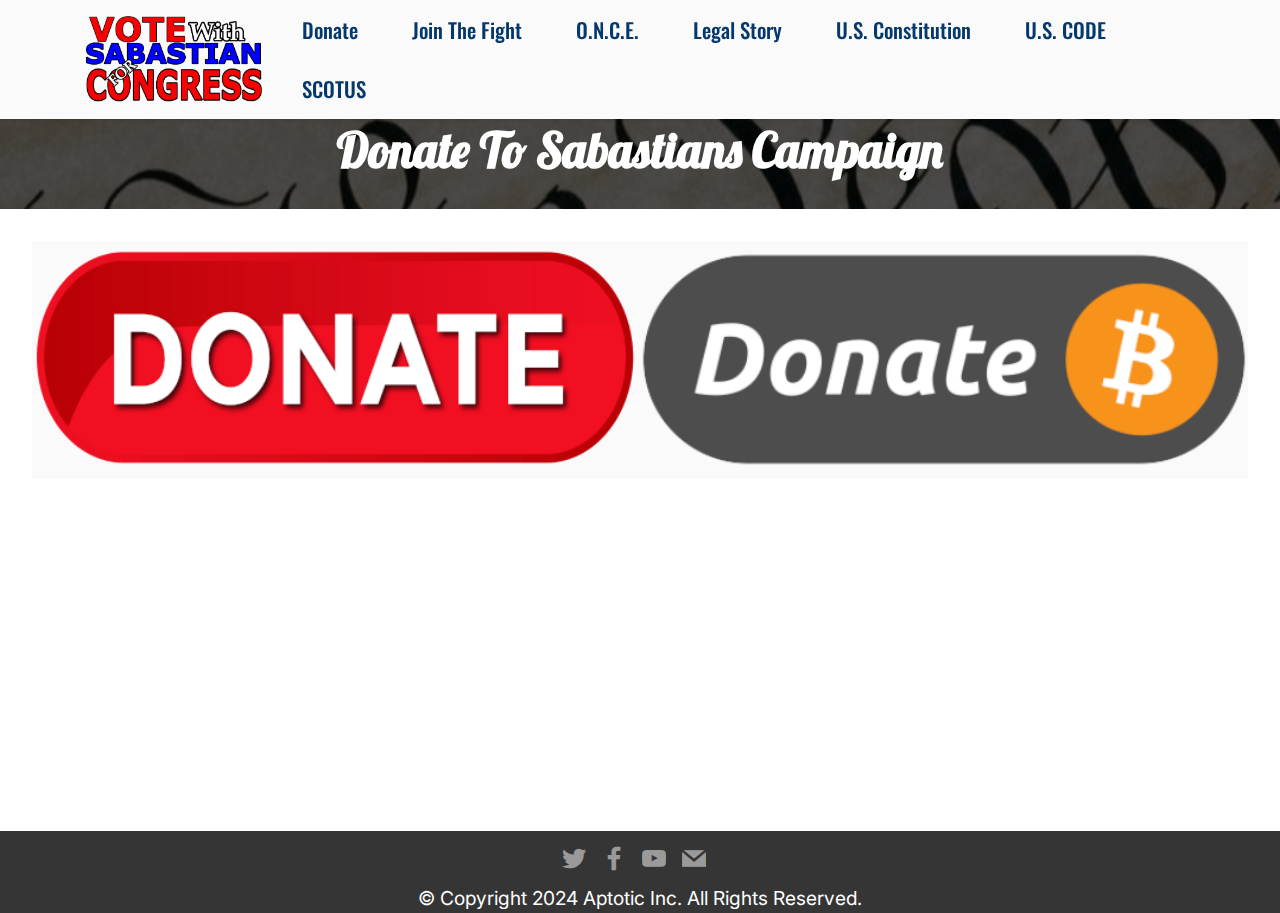
<file: page3.html>
<!DOCTYPE html>
<html  >
<head>
  <!-- Site made with Mobirise Website Builder v5.9.11, https://mobirise.com -->
  <meta charset="UTF-8">
  <meta http-equiv="X-UA-Compatible" content="IE=edge">
  <meta name="generator" content="Mobirise v5.9.11, mobirise.com">
  <meta name="viewport" content="width=device-width, initial-scale=1, minimum-scale=1">
  <link rel="shortcut icon" href="assets/images/vote4sabastian-t-shirt-logo-1.png" type="image/x-icon">
  <meta name="description" content="">
  
  
  <title>Donate</title>
  <link rel="stylesheet" href="assets/web/assets/mobirise-icons2/mobirise2.css">
  <link rel="stylesheet" href="assets/bootstrap/css/bootstrap.min.css">
  <link rel="stylesheet" href="assets/bootstrap/css/bootstrap-grid.min.css">
  <link rel="stylesheet" href="assets/bootstrap/css/bootstrap-reboot.min.css">
  <link rel="stylesheet" href="assets/parallax/jarallax.css">
  <link rel="stylesheet" href="assets/dropdown/css/style.css">
  <link rel="stylesheet" href="assets/socicon/css/styles.css">
  <link rel="stylesheet" href="assets/theme/css/style.css">
  <link rel="preload" href="https://fonts.googleapis.com/css?family=Inter:100,200,300,400,500,600,700,800,900&display=swap" as="style" onload="this.onload=null;this.rel='stylesheet'">
  <noscript><link rel="stylesheet" href="https://fonts.googleapis.com/css?family=Inter:100,200,300,400,500,600,700,800,900&display=swap"></noscript>
  <link rel="preload" href="https://fonts.googleapis.com/css?family=Lobster:400&display=swap" as="style" onload="this.onload=null;this.rel='stylesheet'">
  <noscript><link rel="stylesheet" href="https://fonts.googleapis.com/css?family=Lobster:400&display=swap"></noscript>
  <link rel="preload" href="https://fonts.googleapis.com/css?family=Pacifico:400&display=swap" as="style" onload="this.onload=null;this.rel='stylesheet'">
  <noscript><link rel="stylesheet" href="https://fonts.googleapis.com/css?family=Pacifico:400&display=swap"></noscript>
  <link rel="preload" href="https://fonts.googleapis.com/css?family=Oswald:200,300,400,500,600,700&display=swap" as="style" onload="this.onload=null;this.rel='stylesheet'">
  <noscript><link rel="stylesheet" href="https://fonts.googleapis.com/css?family=Oswald:200,300,400,500,600,700&display=swap"></noscript>
  <link rel="preload" as="style" href="assets/mobirise/css/mbr-additional.css"><link rel="stylesheet" href="assets/mobirise/css/mbr-additional.css" type="text/css">

  
  
  
</head>
<body>
  
  <section data-bs-version="5.1" class="menu menu2 cid-uhdEZo4ob7" once="menu" id="menu2-q">
    
    <nav class="navbar navbar-dropdown navbar-fixed-top navbar-expand-lg">
        <div class="container">
            <div class="navbar-brand">
                <span class="navbar-logo">
                    <a href="index.html">
                        <img src="assets/images/vote4sabastian-t-shirt-logo-1.png" alt="Mobirise Website Builder" style="height: 5.7rem;">
                    </a>
                </span>
                <span class="navbar-caption-wrap"><a class="navbar-caption text-black display-7" href="https://mobiri.se"></a></span>
            </div>
            <button class="navbar-toggler" type="button" data-toggle="collapse" data-bs-toggle="collapse" data-target="#navbarSupportedContent" data-bs-target="#navbarSupportedContent" aria-controls="navbarNavAltMarkup" aria-expanded="false" aria-label="Toggle navigation">
                <div class="hamburger">
                    <span></span>
                    <span></span>
                    <span></span>
                    <span></span>
                </div>
            </button>
            <div class="collapse navbar-collapse" id="navbarSupportedContent">
                <ul class="navbar-nav nav-dropdown nav-right" data-app-modern-menu="true"><li class="nav-item"><a class="nav-link link text-primary display-4" href="page3.html">Donate</a></li><li class="nav-item"><a class="nav-link link text-primary display-4" href="https://sabastian-harris.myspreadshop.com/all">Join The Fight</a></li><li class="nav-item"><a class="nav-link link text-primary display-4" href="https://aptotic.github.io/once.io/">O.N.C.E.</a></li><li class="nav-item"><a class="nav-link link text-primary display-4" href="page1.html">Legal Story</a>
                    </li><li class="nav-item"><a class="nav-link link text-primary display-4" href="page5.html">U.S. Constitution</a></li><li class="nav-item"><a class="nav-link link text-primary display-4" href="https://www.law.cornell.edu/uscode/text">U.S. CODE</a></li><li class="nav-item"><a class="nav-link link text-primary display-4" href="https://supreme.justia.com/cases/federal/us/volume/">SCOTUS</a></li></ul>
                
                
            </div>
        </div>
    </nav>
</section>

<section data-bs-version="5.1" class="info3 cid-uikeEc8c8V mbr-parallax-background" id="info3-3r">

    

    
    <div class="mbr-overlay" style="opacity: 0.7; background-color: rgb(0, 0, 0);">
    </div>

    <div class="container-fluid">
        <div class="row justify-content-center">
            <div class="card col-12 col-lg-10">
                <div class="card-wrapper">
                    <div class="card-box align-center">
                        <h4 class="card-title mbr-fonts-style align-center mb-4 display-2"><strong>Donate To Sabastians Campaign</strong></h4>
                        
                        
                    </div>
                </div>
            </div>
        </div>
    </div>
</section>

<section data-bs-version="5.1" class="features3 cid-uifRWpiDQu" id="features3-u">
    
    
    <div class="container-fluid">
        
        <div class="row mt-4">
            <div class="item features-image сol-12 col-md-6 col-lg-6 active">
                <div class="item-wrapper">
                    <div class="item-img">
                        <a href="https://sabastianharris.square.site/product/donate-to-sabastian-s-campaign/1"><img src="assets/images/donate-money-512x201.png" alt="Mobirise Website Builder" data-slide-to="0" data-bs-slide-to="0"></a>
                    </div>
                    
                    
                </div>
            </div><div class="item features-image сol-12 col-md-6 col-lg-6">
                <div class="item-wrapper">
                    <div class="item-img">
                        <a href="page4.html"><img src="assets/images/donate-btc-512x201.png" alt="Mobirise Website Builder" data-slide-to="1" data-bs-slide-to="1"></a>
                    </div>
                    
                    
                </div>
            </div>
            
            
        </div>
    </div>
</section>

<section data-bs-version="5.1" class="content4 cid-uikaMZRIEV" id="content4-3q">
    

    
    
    <div class="container">
        <div class="row justify-content-center">
            <div class="title col-md-12 col-lg-12">
                <h3 class="mbr-section-title mbr-fonts-style align-center mb-4 display-2"></h3>
                <h4 class="mbr-section-subtitle align-center mbr-fonts-style mb-4 display-5"></h4>
                
            </div>
        </div>
    </div>
</section>

<section data-bs-version="5.1" class="footer3 cid-uhdKEjzIdx" once="footers" id="footer3-r">

    

    

    <div class="container-fluid">
        <div class="media-container-row align-center mbr-white">
            
            <div class="row social-row">
                <div class="social-list align-right pb-2">
                    
                    
                    
                    
                    
                    
                <div class="soc-item">
                        <a href="https://x.com/sabastianmi" target="_blank">
                            <span class="mbr-iconfont mbr-iconfont-social socicon-twitter socicon"></span>
                        </a>
                    </div><div class="soc-item">
                        <a href="https://www.facebook.com/people/Sabastian-Harris/61561915463606/?mibextid=ZbWKwL" target="_blank">
                            <span class="mbr-iconfont mbr-iconfont-social socicon-facebook socicon"></span>
                        </a>
                    </div><div class="soc-item">
                        <a href="https://www.youtube.com/@Sabastian4Michigan" target="_blank">
                            <span class="mbr-iconfont mbr-iconfont-social socicon-youtube socicon"></span>
                        </a>
                    </div><div class="soc-item">
                        <a href="mailto:sabastianharris4michigan@gmail.com">
                            <span class="mbr-iconfont mbr-iconfont-social socicon-mail socicon"></span>
                        </a>
                    </div></div>
            </div>
            <div class="row row-copirayt">
                <p class="mbr-text mb-0 mbr-fonts-style mbr-white align-center display-7">
                    © Copyright 2024 Aptotic Inc. All Rights Reserved.
                </p>
            </div>
        </div>
    </div>
</section><script src="assets/bootstrap/js/bootstrap.bundle.min.js"></script>  <script src="assets/parallax/jarallax.js"></script>  <script src="assets/smoothscroll/smooth-scroll.js"></script>  <script src="assets/ytplayer/index.js"></script>  <script src="assets/dropdown/js/navbar-dropdown.js"></script>  <script src="assets/theme/js/script.js"></script>  
  
  
 <div id="scrollToTop" class="scrollToTop mbr-arrow-up"><a style="text-align: center;"><i class="mbr-arrow-up-icon mbr-arrow-up-icon-cm cm-icon cm-icon-smallarrow-up"></i></a></div>
  </body>
</html>
</file>
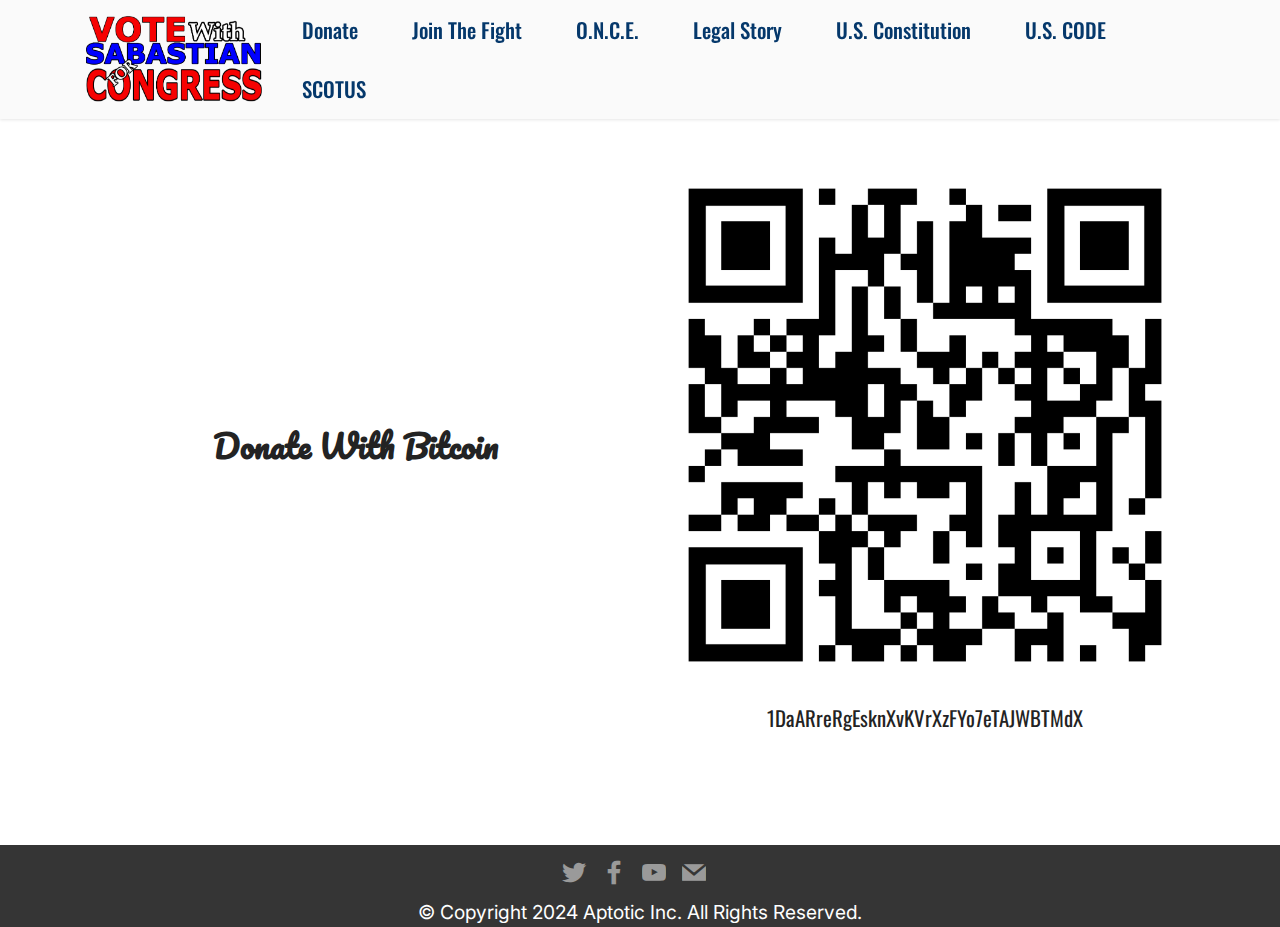
<file: page4.html>
<!DOCTYPE html>
<html  >
<head>
  <!-- Site made with Mobirise Website Builder v5.9.11, https://mobirise.com -->
  <meta charset="UTF-8">
  <meta http-equiv="X-UA-Compatible" content="IE=edge">
  <meta name="generator" content="Mobirise v5.9.11, mobirise.com">
  <meta name="viewport" content="width=device-width, initial-scale=1, minimum-scale=1">
  <link rel="shortcut icon" href="assets/images/vote4sabastian-t-shirt-logo-1.png" type="image/x-icon">
  <meta name="description" content="">
  
  
  <title>Donate Bitcoin</title>
  <link rel="stylesheet" href="assets/bootstrap/css/bootstrap.min.css">
  <link rel="stylesheet" href="assets/bootstrap/css/bootstrap-grid.min.css">
  <link rel="stylesheet" href="assets/bootstrap/css/bootstrap-reboot.min.css">
  <link rel="stylesheet" href="assets/dropdown/css/style.css">
  <link rel="stylesheet" href="assets/socicon/css/styles.css">
  <link rel="stylesheet" href="assets/theme/css/style.css">
  <link rel="preload" href="https://fonts.googleapis.com/css?family=Inter:100,200,300,400,500,600,700,800,900&display=swap" as="style" onload="this.onload=null;this.rel='stylesheet'">
  <noscript><link rel="stylesheet" href="https://fonts.googleapis.com/css?family=Inter:100,200,300,400,500,600,700,800,900&display=swap"></noscript>
  <link rel="preload" href="https://fonts.googleapis.com/css?family=Lobster:400&display=swap" as="style" onload="this.onload=null;this.rel='stylesheet'">
  <noscript><link rel="stylesheet" href="https://fonts.googleapis.com/css?family=Lobster:400&display=swap"></noscript>
  <link rel="preload" href="https://fonts.googleapis.com/css?family=Pacifico:400&display=swap" as="style" onload="this.onload=null;this.rel='stylesheet'">
  <noscript><link rel="stylesheet" href="https://fonts.googleapis.com/css?family=Pacifico:400&display=swap"></noscript>
  <link rel="preload" href="https://fonts.googleapis.com/css?family=Oswald:200,300,400,500,600,700&display=swap" as="style" onload="this.onload=null;this.rel='stylesheet'">
  <noscript><link rel="stylesheet" href="https://fonts.googleapis.com/css?family=Oswald:200,300,400,500,600,700&display=swap"></noscript>
  <link rel="preload" as="style" href="assets/mobirise/css/mbr-additional.css"><link rel="stylesheet" href="assets/mobirise/css/mbr-additional.css" type="text/css">

  
  
  
</head>
<body>
  
  <section data-bs-version="5.1" class="menu menu2 cid-uhdEZo4ob7" once="menu" id="menu2-v">
    
    <nav class="navbar navbar-dropdown navbar-fixed-top navbar-expand-lg">
        <div class="container">
            <div class="navbar-brand">
                <span class="navbar-logo">
                    <a href="index.html">
                        <img src="assets/images/vote4sabastian-t-shirt-logo-1.png" alt="Mobirise Website Builder" style="height: 5.7rem;">
                    </a>
                </span>
                <span class="navbar-caption-wrap"><a class="navbar-caption text-black display-7" href="https://mobiri.se"></a></span>
            </div>
            <button class="navbar-toggler" type="button" data-toggle="collapse" data-bs-toggle="collapse" data-target="#navbarSupportedContent" data-bs-target="#navbarSupportedContent" aria-controls="navbarNavAltMarkup" aria-expanded="false" aria-label="Toggle navigation">
                <div class="hamburger">
                    <span></span>
                    <span></span>
                    <span></span>
                    <span></span>
                </div>
            </button>
            <div class="collapse navbar-collapse" id="navbarSupportedContent">
                <ul class="navbar-nav nav-dropdown nav-right" data-app-modern-menu="true"><li class="nav-item"><a class="nav-link link text-primary display-4" href="page3.html">Donate</a></li><li class="nav-item"><a class="nav-link link text-primary display-4" href="https://sabastian-harris.myspreadshop.com/all">Join The Fight</a></li><li class="nav-item"><a class="nav-link link text-primary display-4" href="https://aptotic.github.io/once.io/">O.N.C.E.</a></li><li class="nav-item"><a class="nav-link link text-primary display-4" href="page1.html">Legal Story</a>
                    </li><li class="nav-item"><a class="nav-link link text-primary display-4" href="page5.html">U.S. Constitution</a></li><li class="nav-item"><a class="nav-link link text-primary display-4" href="https://www.law.cornell.edu/uscode/text">U.S. CODE</a></li><li class="nav-item"><a class="nav-link link text-primary display-4" href="https://supreme.justia.com/cases/federal/us/volume/">SCOTUS</a></li></ul>
                
                
            </div>
        </div>
    </nav>
</section>

<section data-bs-version="5.1" class="image2 cid-uifVgOq1nZ" id="image2-x">
    

    
    

    <div class="container">
        <div class="row align-items-center">
            <div class="col-12 col-lg-6">
                <div class="image-wrapper">
                    <img src="assets/images/qr-code-877x877.png" alt="Mobirise Website Builder">
                    <p class="mbr-description mbr-fonts-style mt-2 align-center display-4">1DaARreRgEsknXvKVrXzFYo7eTAJWBTMdX</p>
                </div>
            </div>
            <div class="col-12 col-lg">
                <div class="text-wrapper">
                    <h3 class="mbr-section-title mbr-fonts-style mb-3 display-5">
                        <strong>Donate With Bitcoin</strong></h3>
                    
                </div>
            </div>
        </div>
    </div>
</section>

<section data-bs-version="5.1" class="footer3 cid-uhdKEjzIdx" once="footers" id="footer3-w">

    

    

    <div class="container-fluid">
        <div class="media-container-row align-center mbr-white">
            
            <div class="row social-row">
                <div class="social-list align-right pb-2">
                    
                    
                    
                    
                    
                    
                <div class="soc-item">
                        <a href="https://x.com/sabastianmi" target="_blank">
                            <span class="mbr-iconfont mbr-iconfont-social socicon-twitter socicon"></span>
                        </a>
                    </div><div class="soc-item">
                        <a href="https://www.facebook.com/people/Sabastian-Harris/61561915463606/?mibextid=ZbWKwL" target="_blank">
                            <span class="mbr-iconfont mbr-iconfont-social socicon-facebook socicon"></span>
                        </a>
                    </div><div class="soc-item">
                        <a href="https://www.youtube.com/@Sabastian4Michigan" target="_blank">
                            <span class="mbr-iconfont mbr-iconfont-social socicon-youtube socicon"></span>
                        </a>
                    </div><div class="soc-item">
                        <a href="mailto:sabastianharris4michigan@gmail.com">
                            <span class="mbr-iconfont mbr-iconfont-social socicon-mail socicon"></span>
                        </a>
                    </div></div>
            </div>
            <div class="row row-copirayt">
                <p class="mbr-text mb-0 mbr-fonts-style mbr-white align-center display-7">
                    © Copyright 2024 Aptotic Inc. All Rights Reserved.
                </p>
            </div>
        </div>
    </div>
</section><script src="assets/bootstrap/js/bootstrap.bundle.min.js"></script>  <script src="assets/smoothscroll/smooth-scroll.js"></script>  <script src="assets/ytplayer/index.js"></script>  <script src="assets/dropdown/js/navbar-dropdown.js"></script>  <script src="assets/theme/js/script.js"></script>  
  
  
 <div id="scrollToTop" class="scrollToTop mbr-arrow-up"><a style="text-align: center;"><i class="mbr-arrow-up-icon mbr-arrow-up-icon-cm cm-icon cm-icon-smallarrow-up"></i></a></div>
  </body>
</html>
</file>
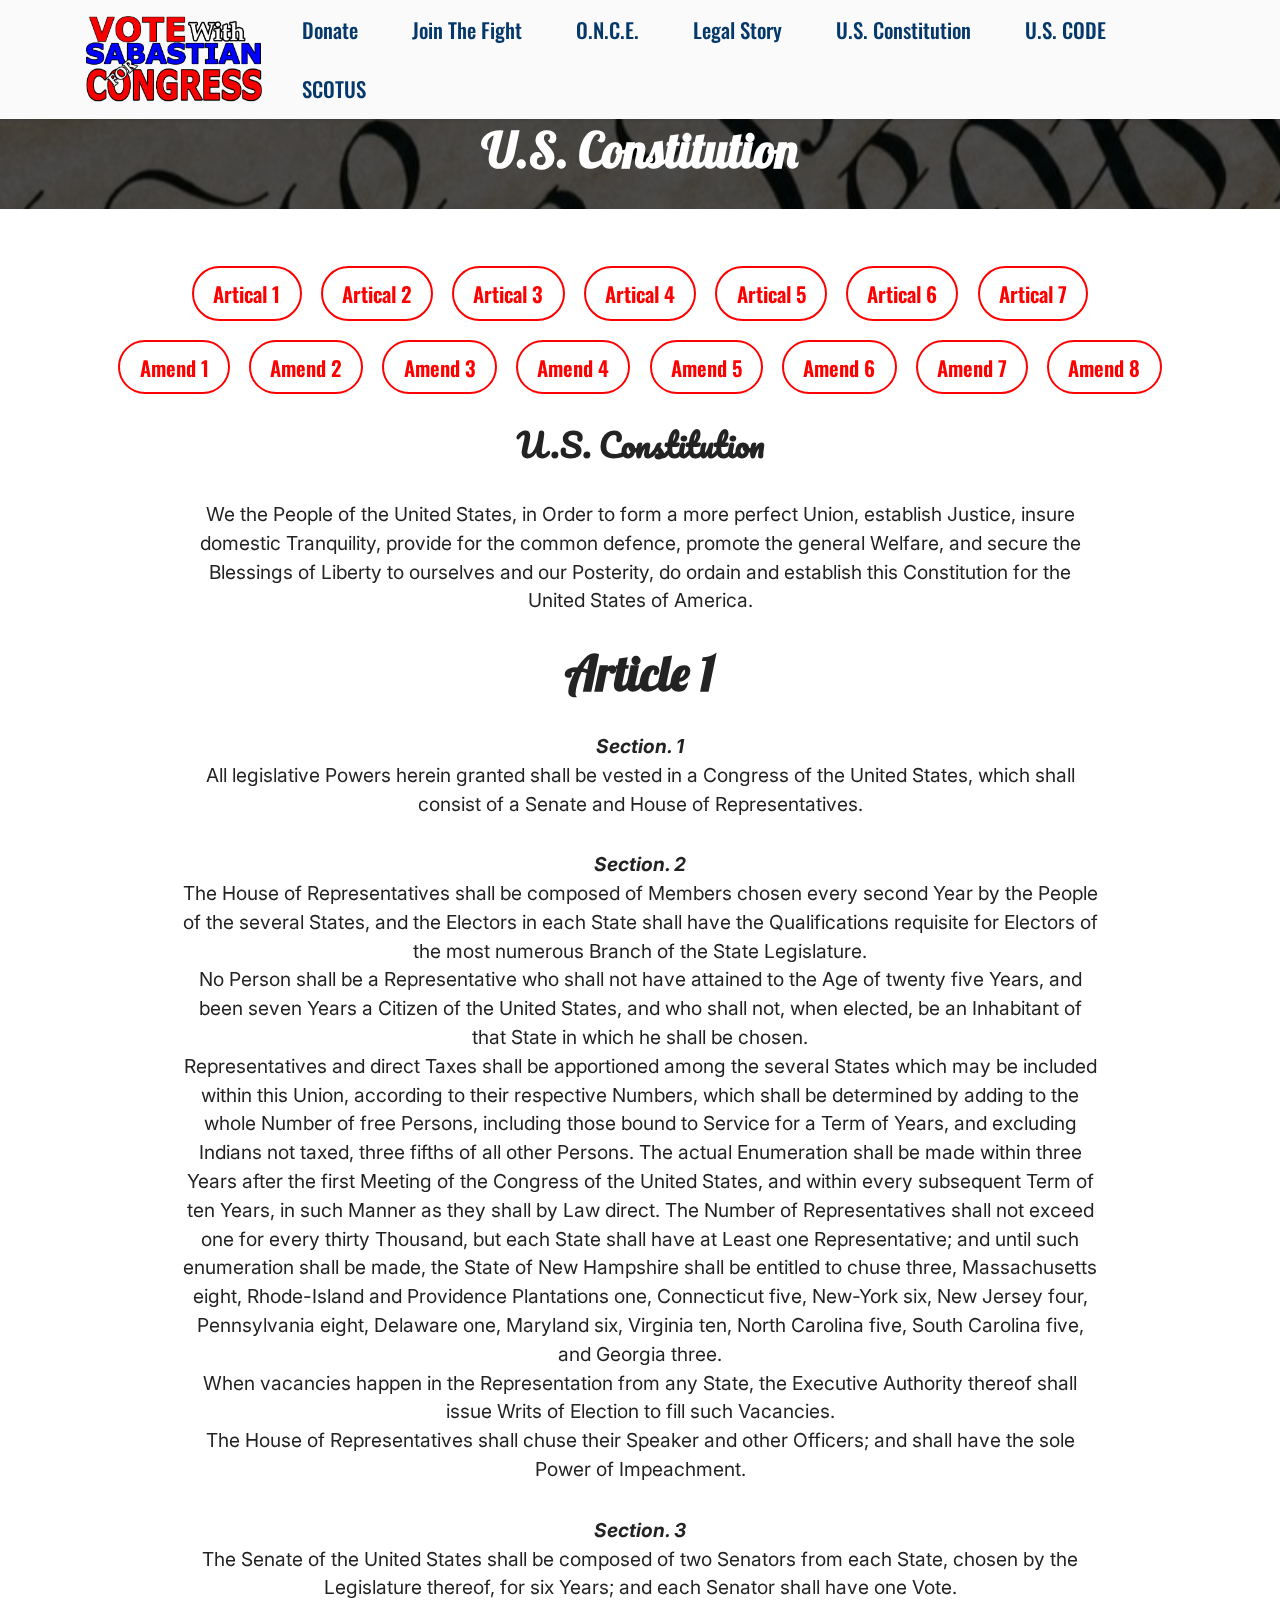
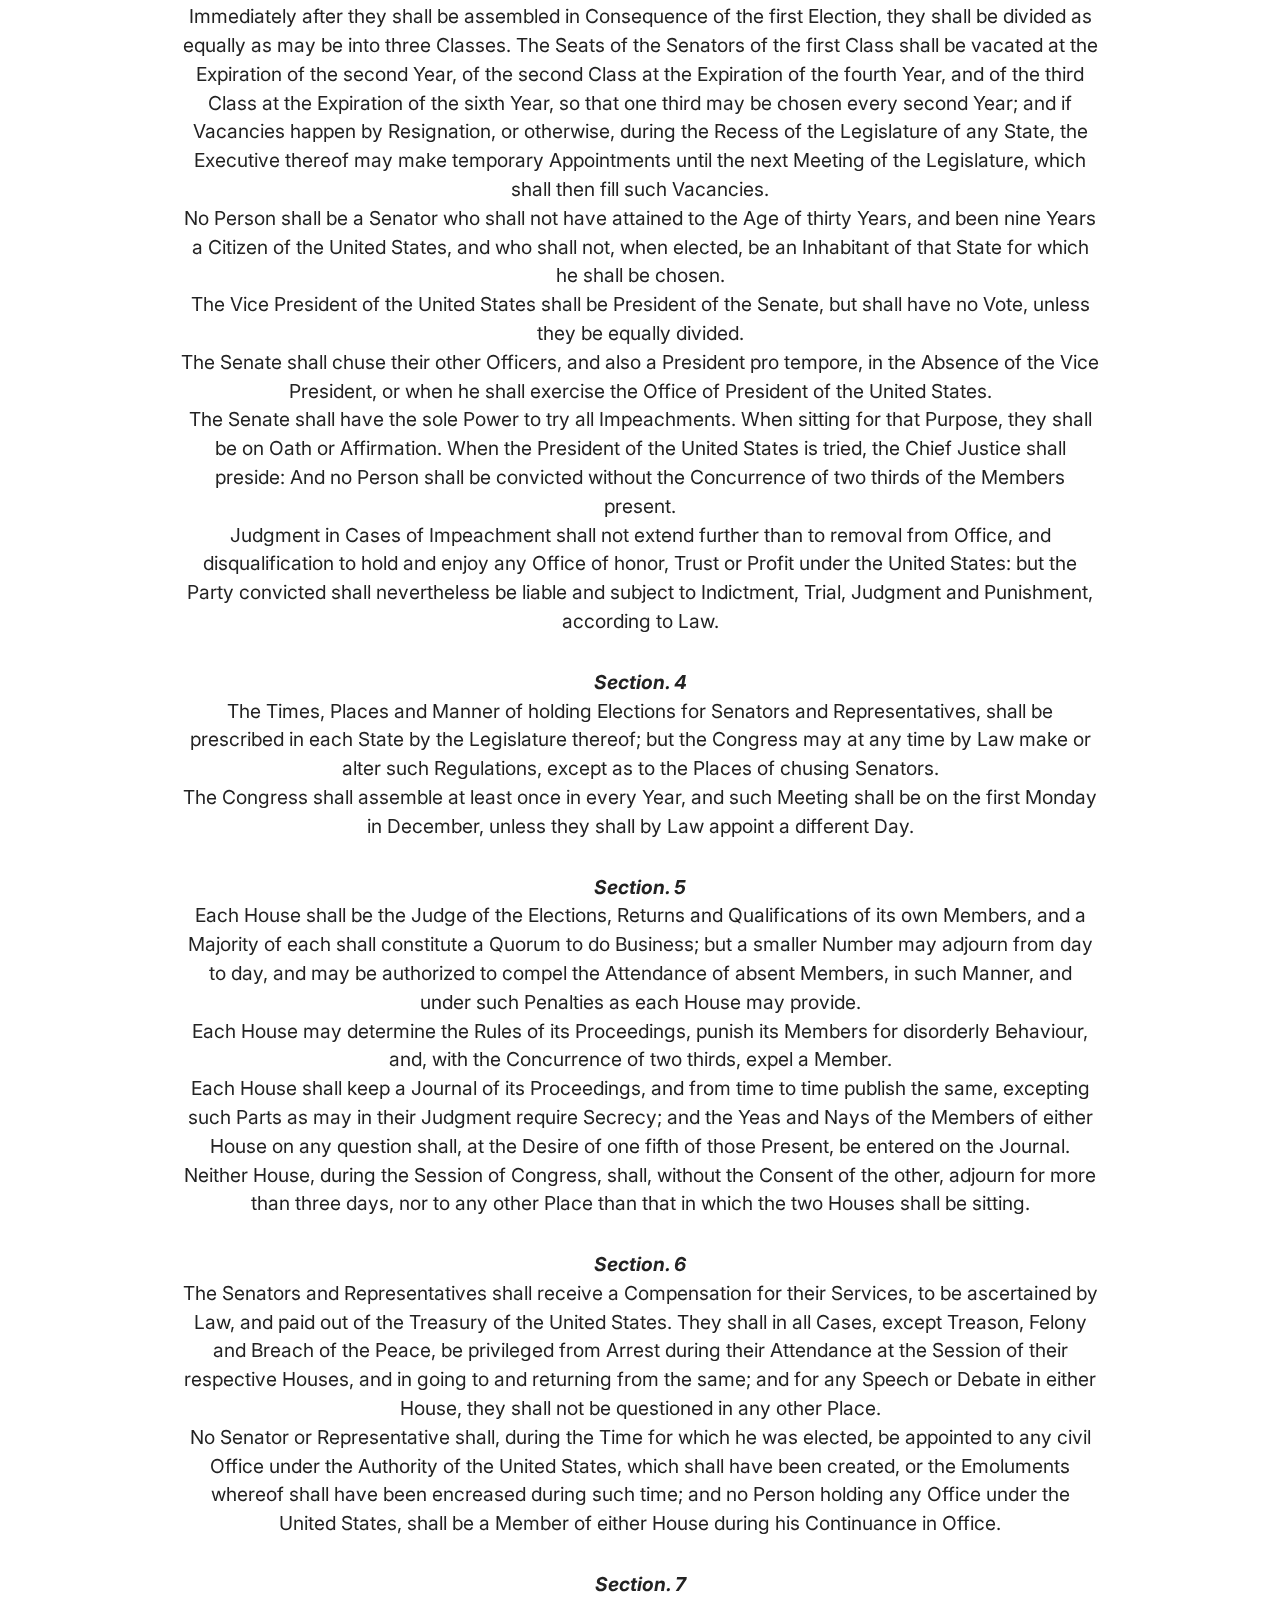
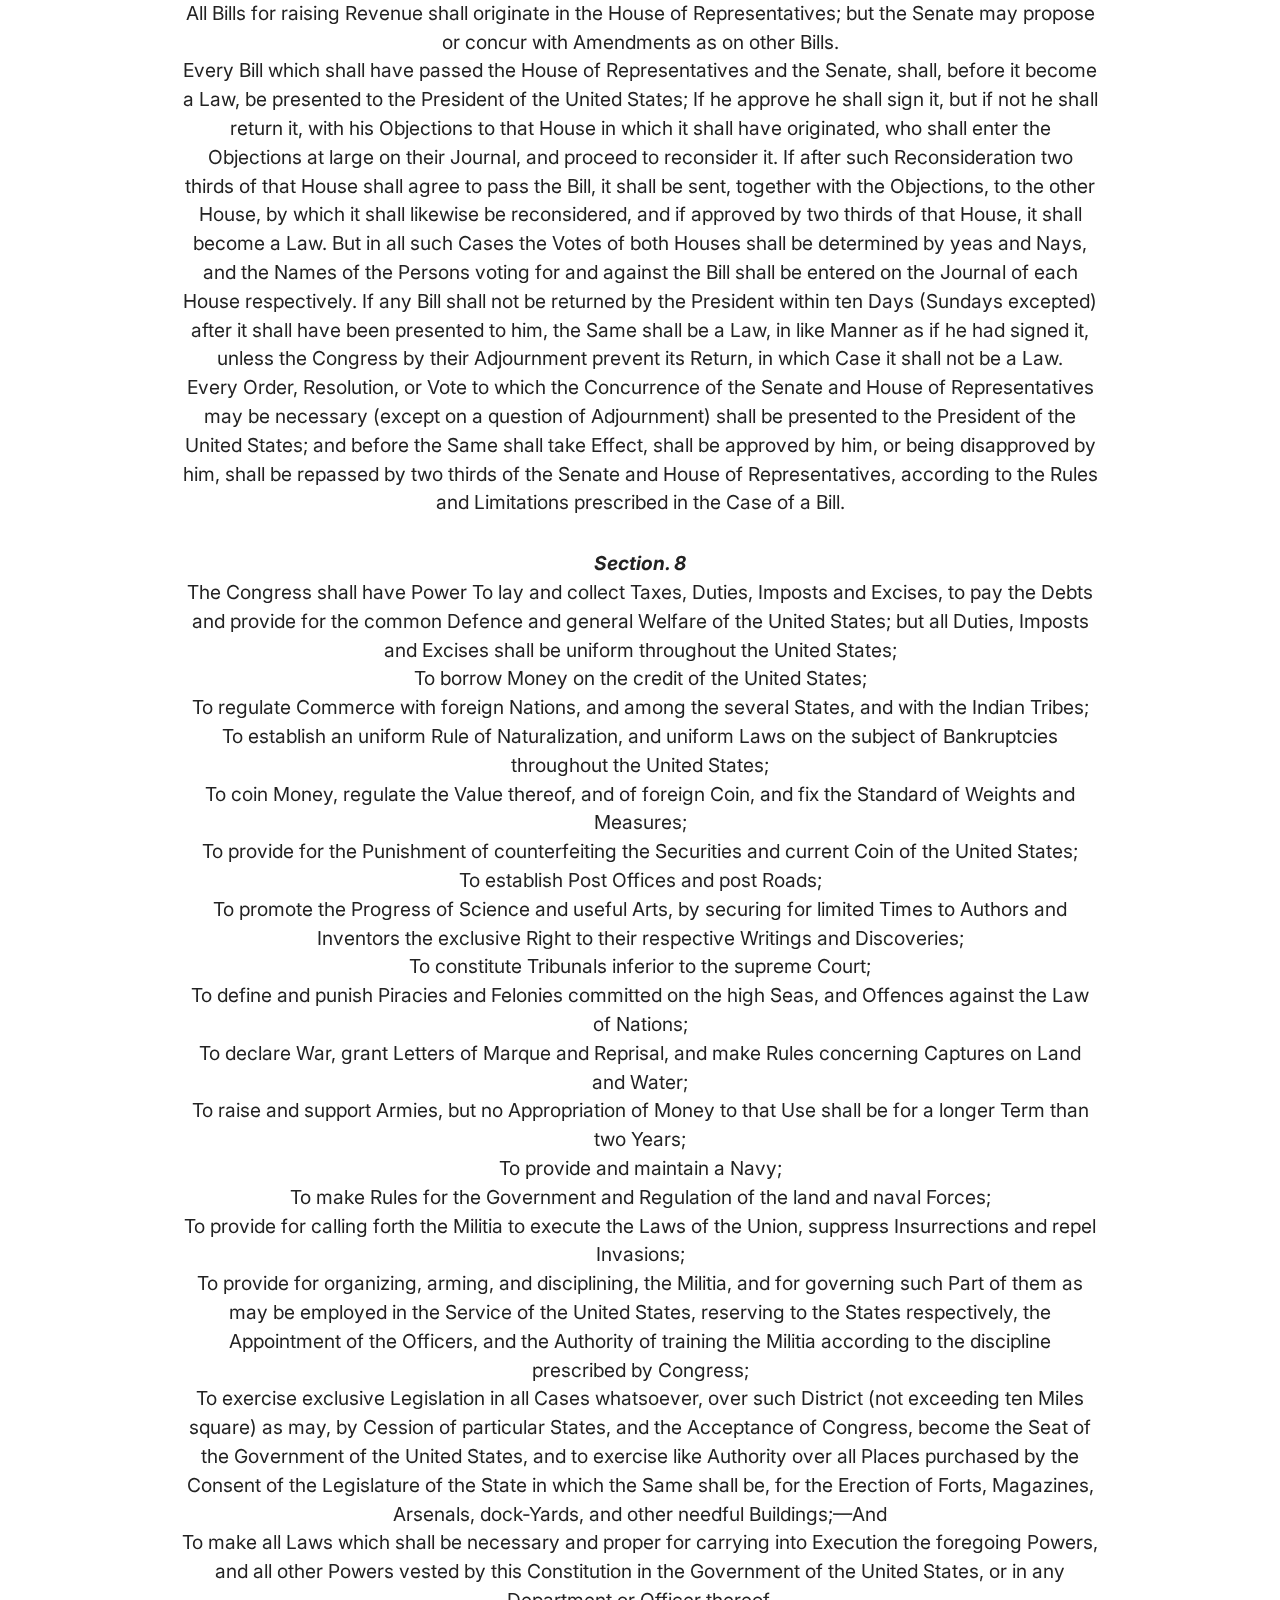
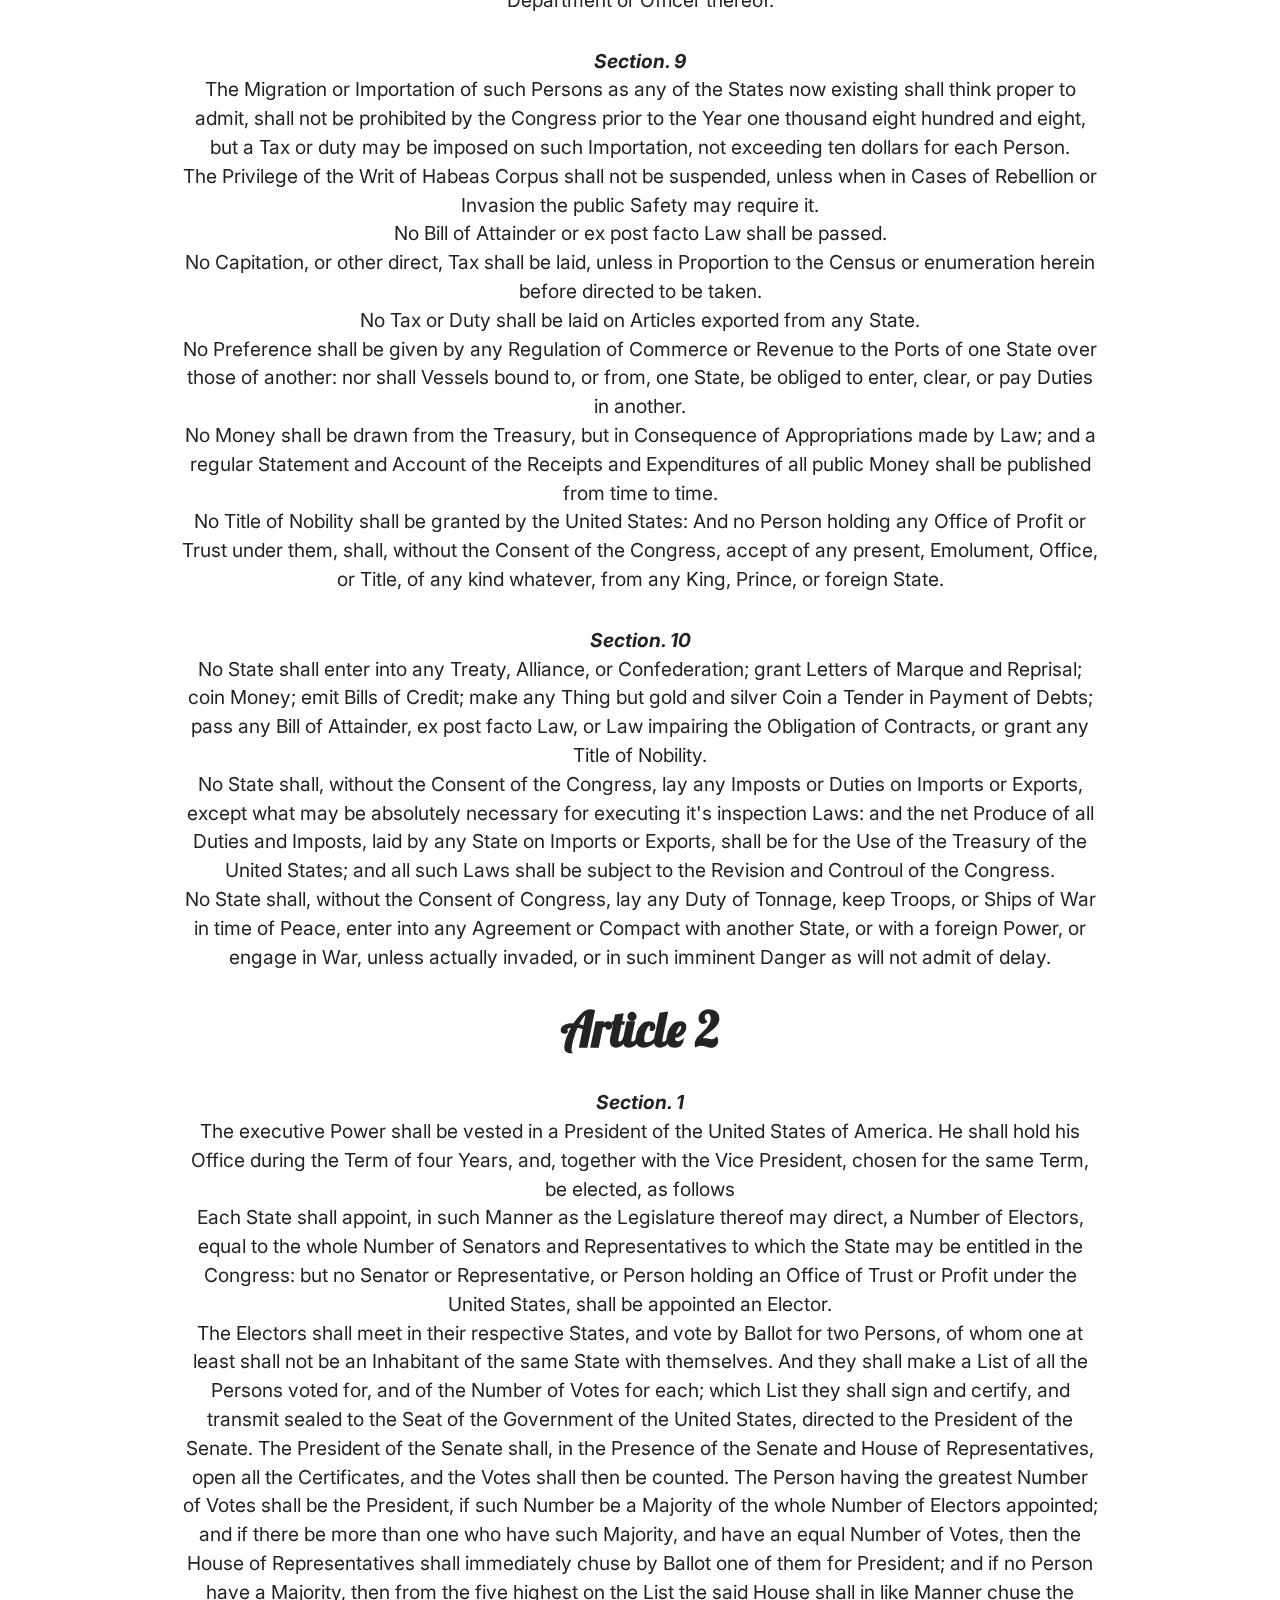
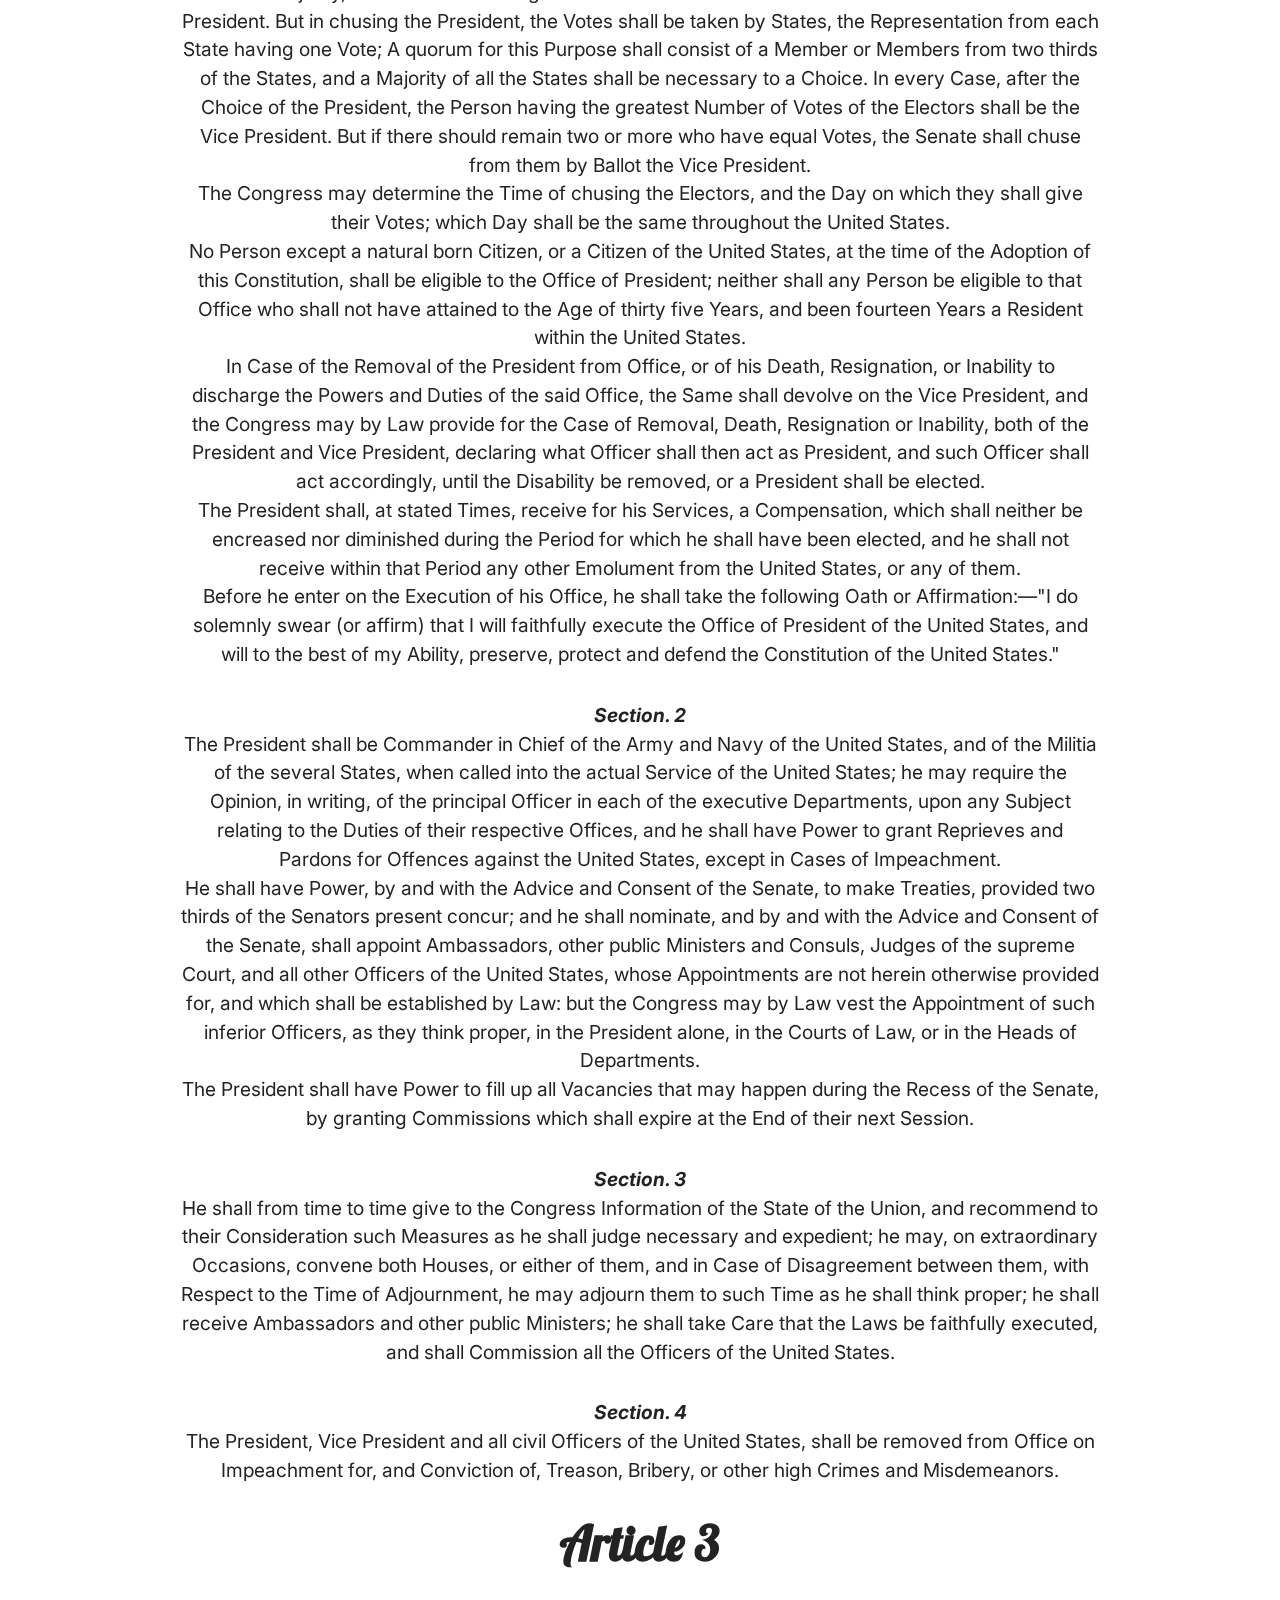
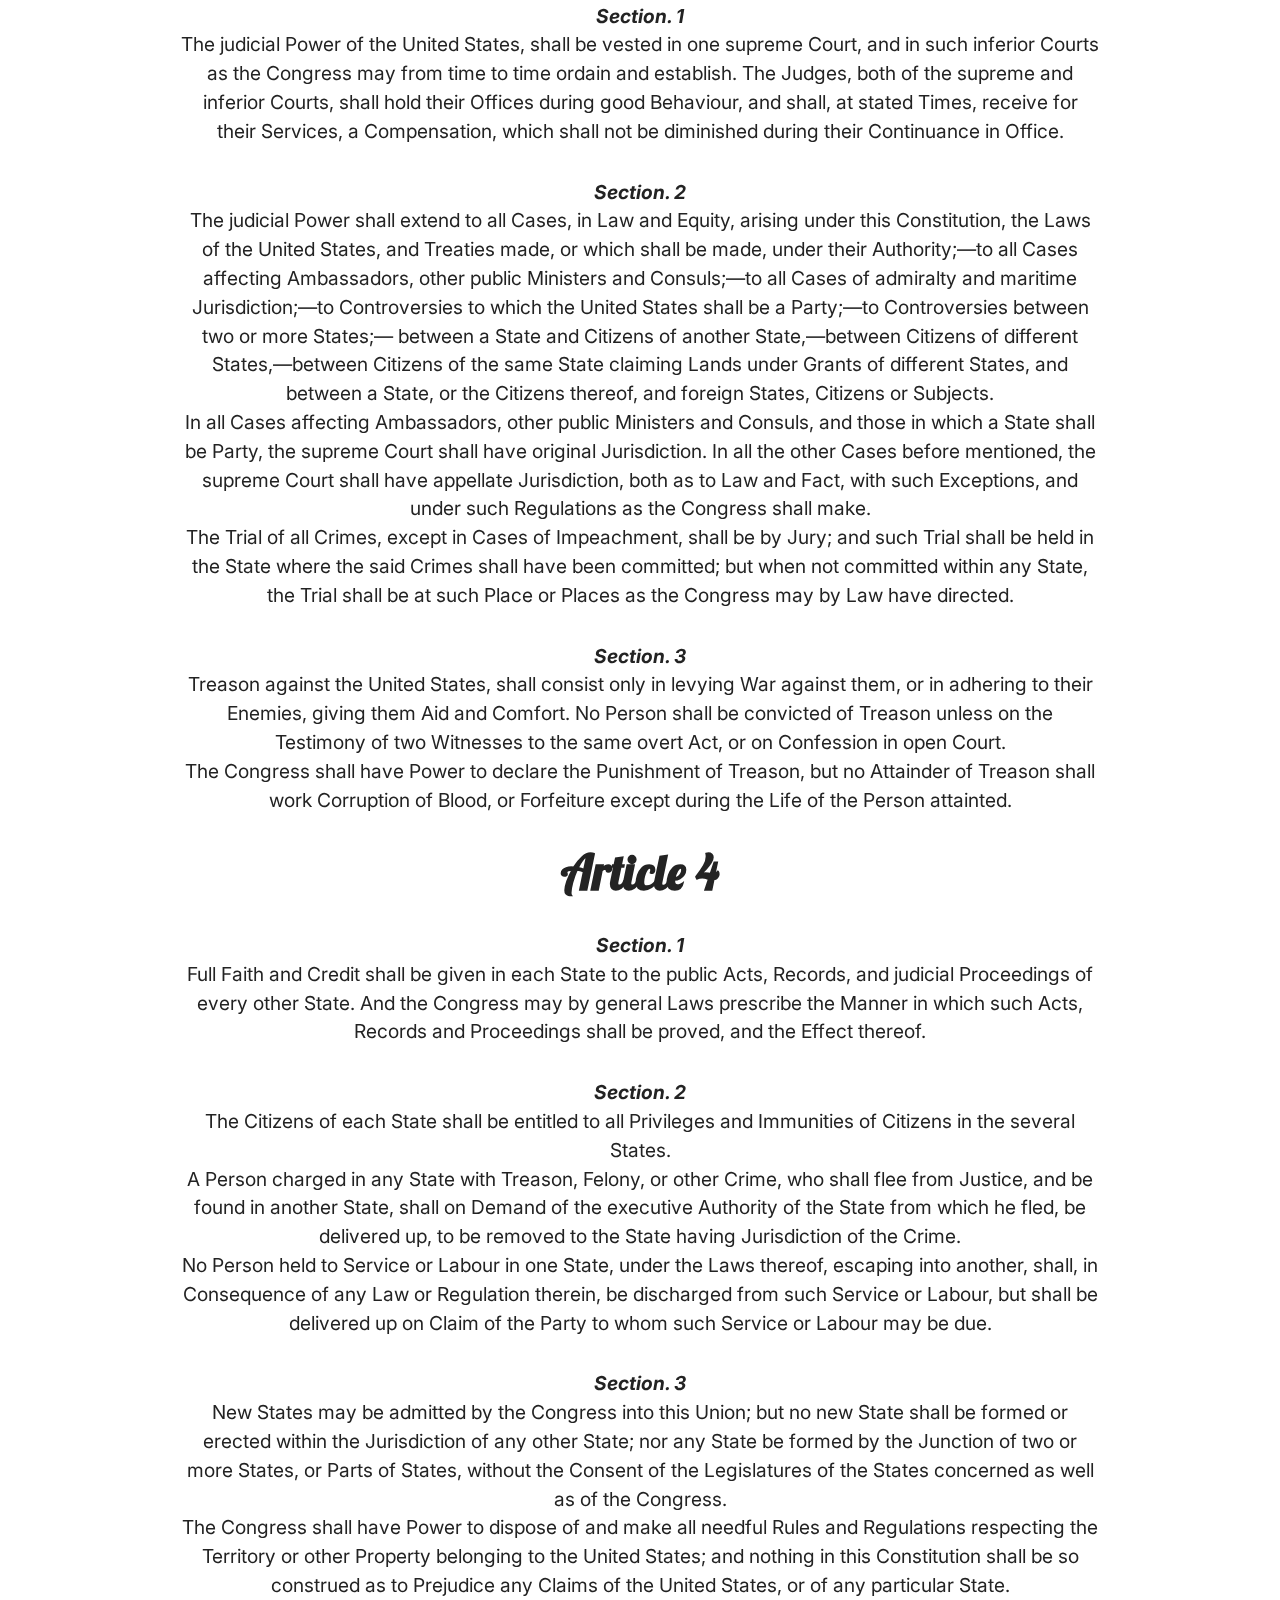
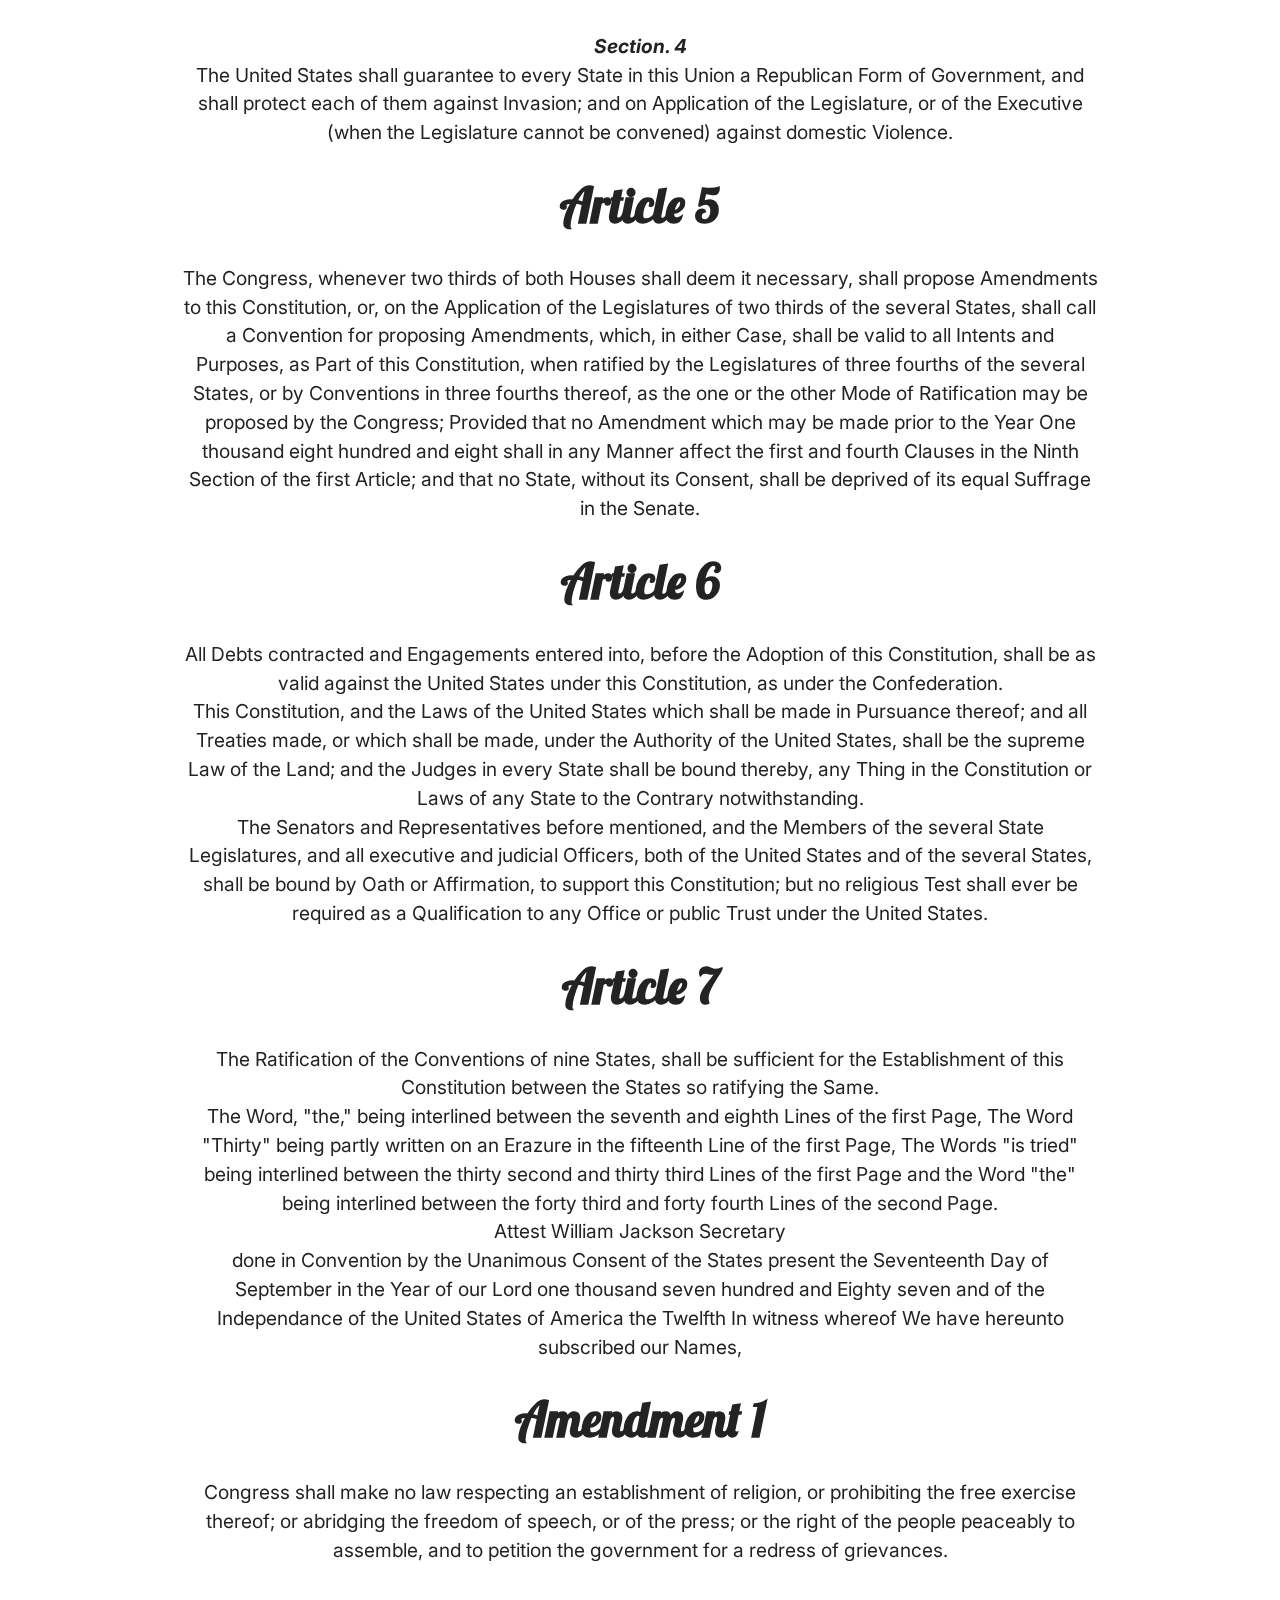
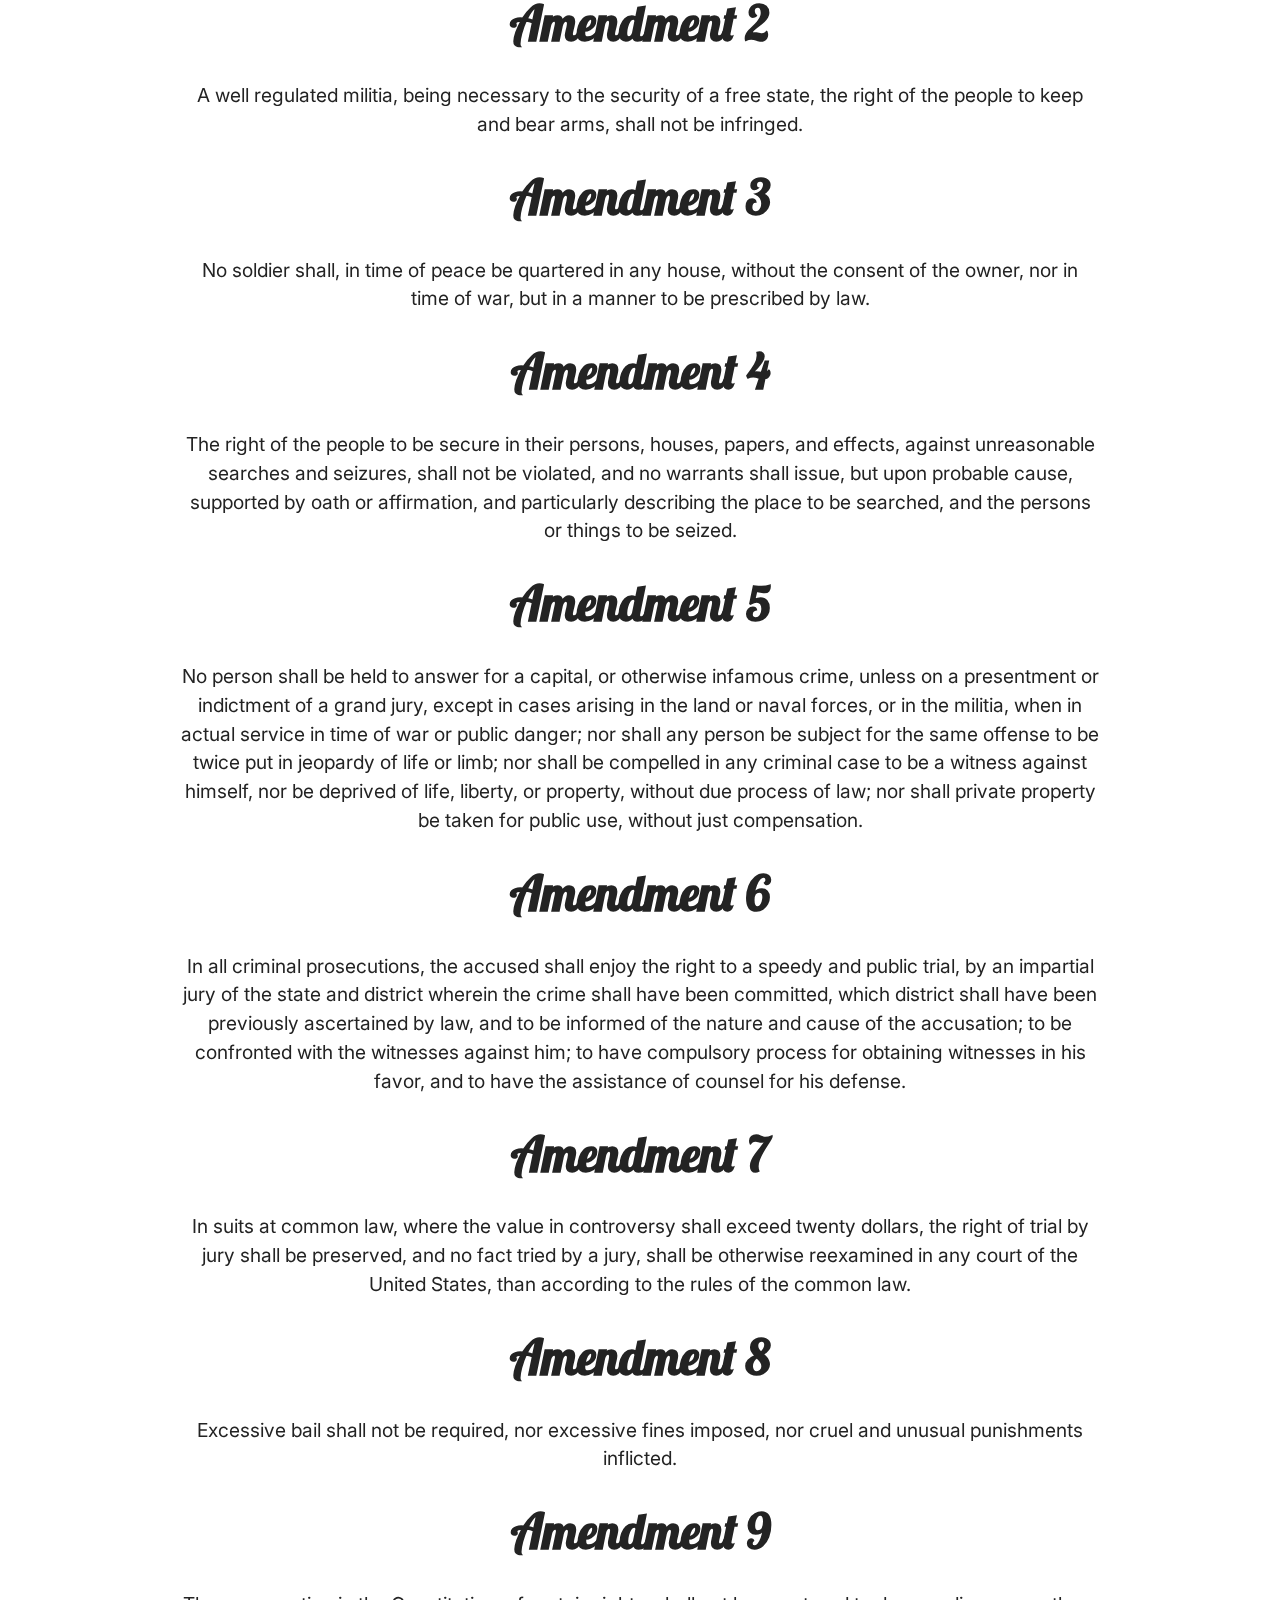
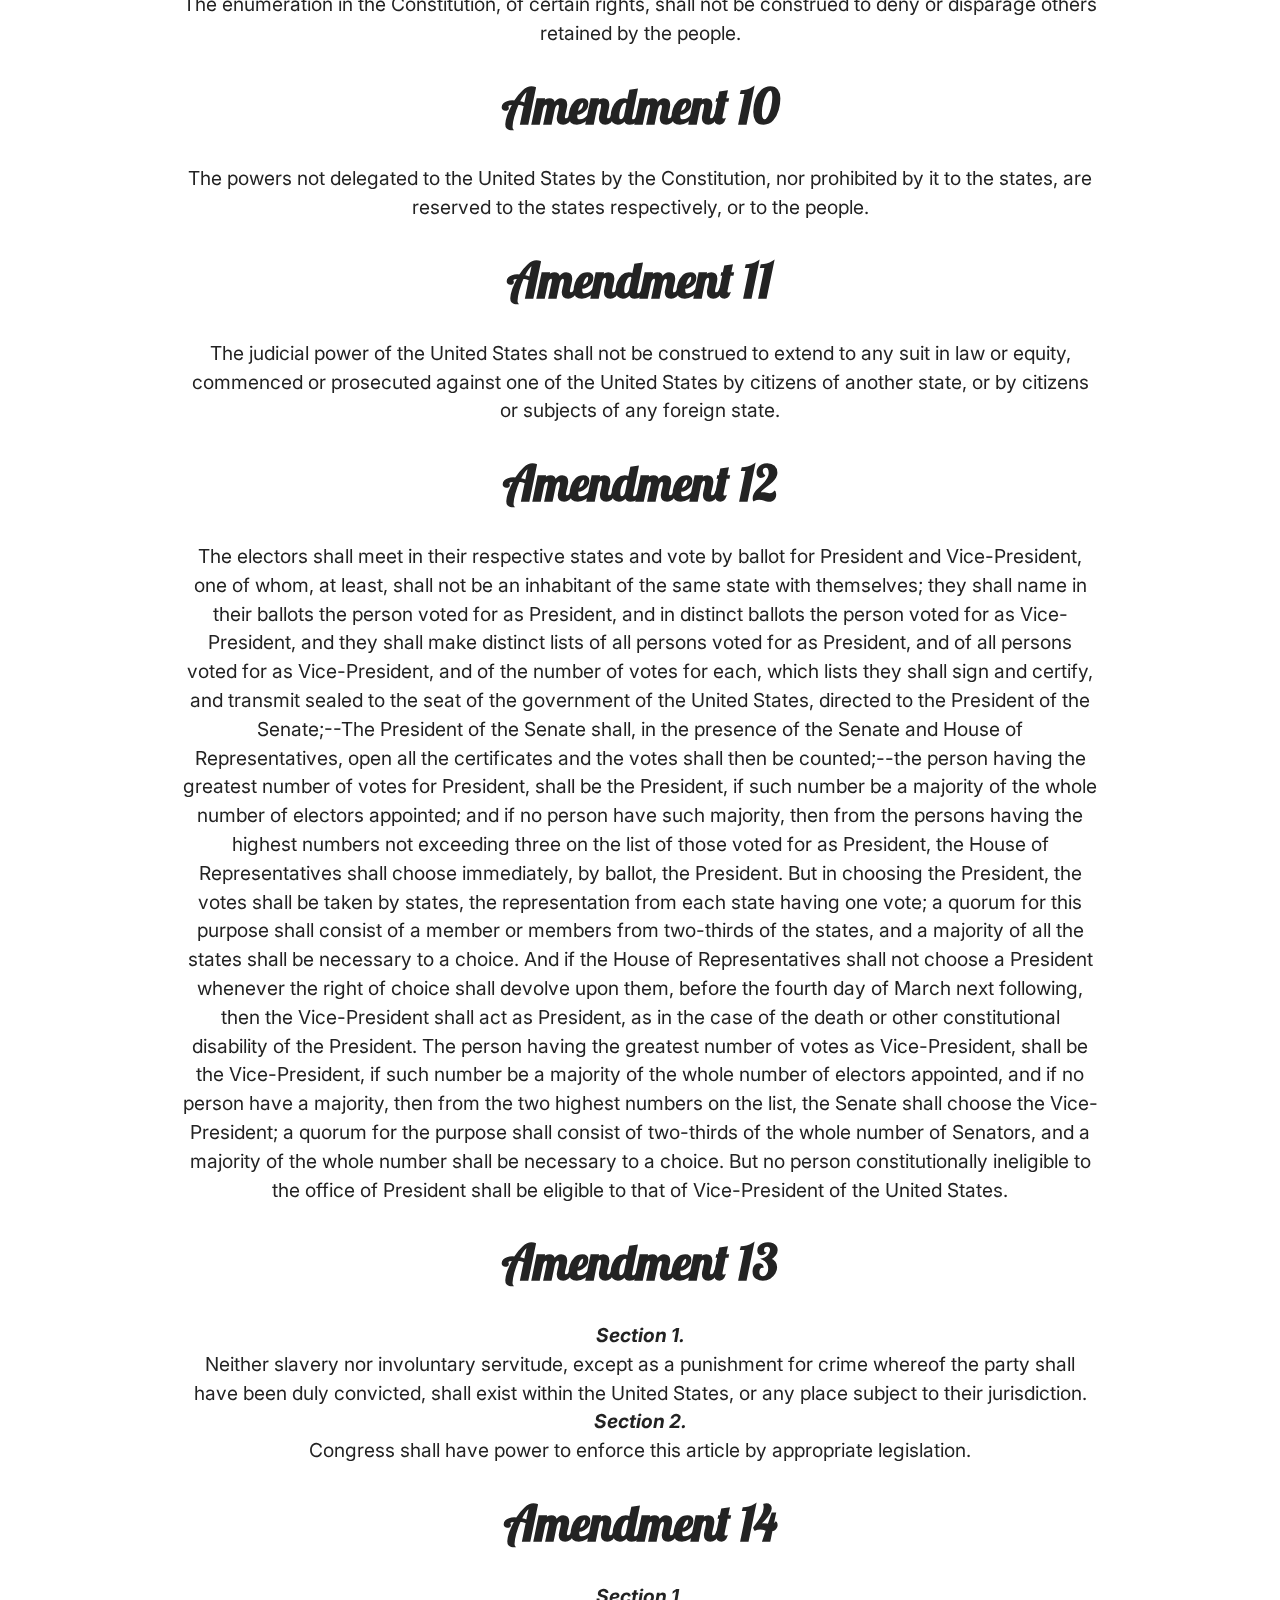
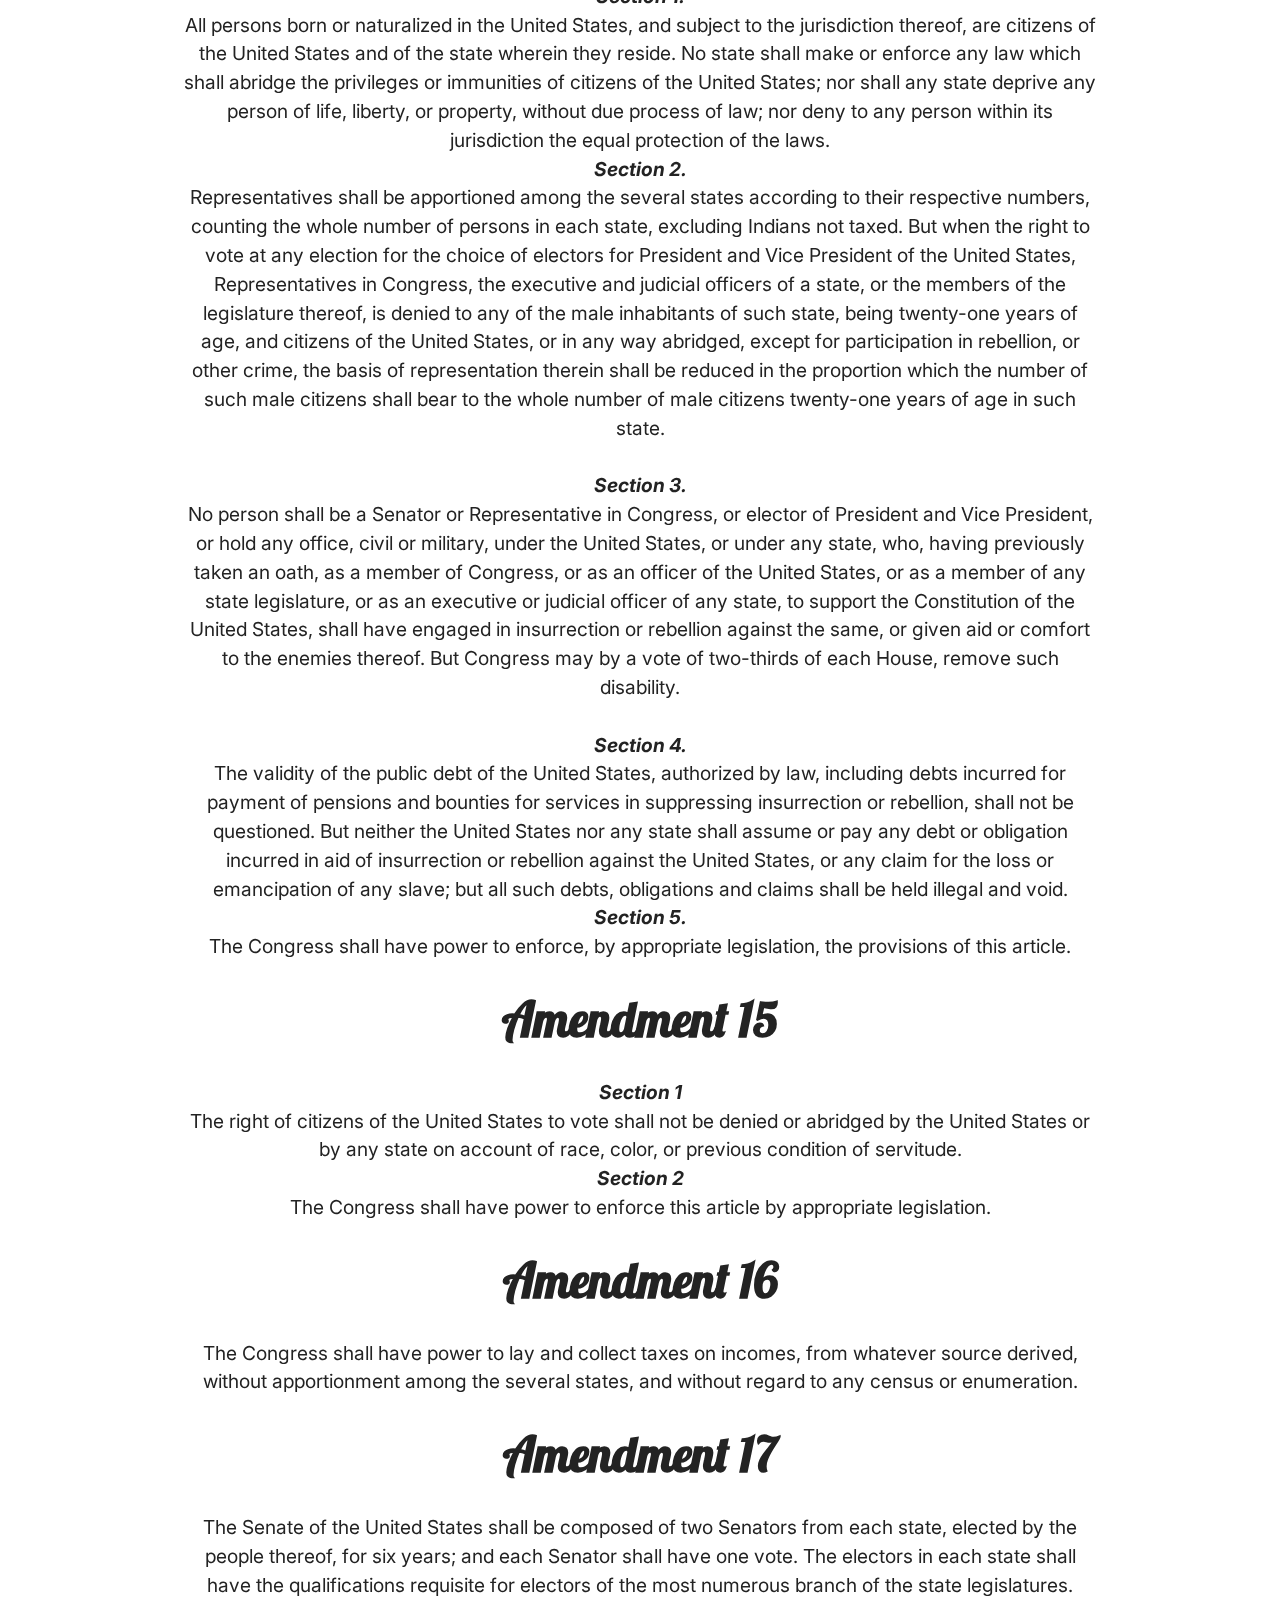
<file: page5.html>
<!DOCTYPE html>
<html  >
<head>
  <!-- Site made with Mobirise Website Builder v5.9.11, https://mobirise.com -->
  <meta charset="UTF-8">
  <meta http-equiv="X-UA-Compatible" content="IE=edge">
  <meta name="generator" content="Mobirise v5.9.11, mobirise.com">
  <meta name="viewport" content="width=device-width, initial-scale=1, minimum-scale=1">
  <link rel="shortcut icon" href="assets/images/vote4sabastian-t-shirt-logo-1.png" type="image/x-icon">
  <meta name="description" content="">
  
  
  <title>U.S. Constitution</title>
  <link rel="stylesheet" href="assets/web/assets/mobirise-icons2/mobirise2.css">
  <link rel="stylesheet" href="assets/bootstrap/css/bootstrap.min.css">
  <link rel="stylesheet" href="assets/bootstrap/css/bootstrap-grid.min.css">
  <link rel="stylesheet" href="assets/bootstrap/css/bootstrap-reboot.min.css">
  <link rel="stylesheet" href="assets/parallax/jarallax.css">
  <link rel="stylesheet" href="assets/dropdown/css/style.css">
  <link rel="stylesheet" href="assets/socicon/css/styles.css">
  <link rel="stylesheet" href="assets/theme/css/style.css">
  <link rel="preload" href="https://fonts.googleapis.com/css?family=Inter:100,200,300,400,500,600,700,800,900&display=swap" as="style" onload="this.onload=null;this.rel='stylesheet'">
  <noscript><link rel="stylesheet" href="https://fonts.googleapis.com/css?family=Inter:100,200,300,400,500,600,700,800,900&display=swap"></noscript>
  <link rel="preload" href="https://fonts.googleapis.com/css?family=Lobster:400&display=swap" as="style" onload="this.onload=null;this.rel='stylesheet'">
  <noscript><link rel="stylesheet" href="https://fonts.googleapis.com/css?family=Lobster:400&display=swap"></noscript>
  <link rel="preload" href="https://fonts.googleapis.com/css?family=Pacifico:400&display=swap" as="style" onload="this.onload=null;this.rel='stylesheet'">
  <noscript><link rel="stylesheet" href="https://fonts.googleapis.com/css?family=Pacifico:400&display=swap"></noscript>
  <link rel="preload" href="https://fonts.googleapis.com/css?family=Oswald:200,300,400,500,600,700&display=swap" as="style" onload="this.onload=null;this.rel='stylesheet'">
  <noscript><link rel="stylesheet" href="https://fonts.googleapis.com/css?family=Oswald:200,300,400,500,600,700&display=swap"></noscript>
  <link rel="preload" as="style" href="assets/mobirise/css/mbr-additional.css"><link rel="stylesheet" href="assets/mobirise/css/mbr-additional.css" type="text/css">

  
  
  
</head>
<body>
  
  <section data-bs-version="5.1" class="menu menu2 cid-uhdEZo4ob7" once="menu" id="menu2-10">
    
    <nav class="navbar navbar-dropdown navbar-fixed-top navbar-expand-lg">
        <div class="container">
            <div class="navbar-brand">
                <span class="navbar-logo">
                    <a href="index.html">
                        <img src="assets/images/vote4sabastian-t-shirt-logo-1.png" alt="Mobirise Website Builder" style="height: 5.7rem;">
                    </a>
                </span>
                <span class="navbar-caption-wrap"><a class="navbar-caption text-black display-7" href="https://mobiri.se"></a></span>
            </div>
            <button class="navbar-toggler" type="button" data-toggle="collapse" data-bs-toggle="collapse" data-target="#navbarSupportedContent" data-bs-target="#navbarSupportedContent" aria-controls="navbarNavAltMarkup" aria-expanded="false" aria-label="Toggle navigation">
                <div class="hamburger">
                    <span></span>
                    <span></span>
                    <span></span>
                    <span></span>
                </div>
            </button>
            <div class="collapse navbar-collapse" id="navbarSupportedContent">
                <ul class="navbar-nav nav-dropdown nav-right" data-app-modern-menu="true"><li class="nav-item"><a class="nav-link link text-primary display-4" href="page3.html">Donate</a></li><li class="nav-item"><a class="nav-link link text-primary display-4" href="https://sabastian-harris.myspreadshop.com/all">Join The Fight</a></li><li class="nav-item"><a class="nav-link link text-primary display-4" href="https://aptotic.github.io/once.io/">O.N.C.E.</a></li><li class="nav-item"><a class="nav-link link text-primary display-4" href="page1.html">Legal Story</a>
                    </li><li class="nav-item"><a class="nav-link link text-primary display-4" href="page5.html">U.S. Constitution</a></li><li class="nav-item"><a class="nav-link link text-primary display-4" href="https://www.law.cornell.edu/uscode/text">U.S. CODE</a></li><li class="nav-item"><a class="nav-link link text-primary display-4" href="https://supreme.justia.com/cases/federal/us/volume/">SCOTUS</a></li></ul>
                
                
            </div>
        </div>
    </nav>
</section>

<section data-bs-version="5.1" class="info3 cid-uikf7aT4DU mbr-parallax-background" id="info3-3s">

    

    
    <div class="mbr-overlay" style="opacity: 0.7; background-color: rgb(0, 0, 0);">
    </div>

    <div class="container-fluid">
        <div class="row justify-content-center">
            <div class="card col-12 col-lg-10">
                <div class="card-wrapper">
                    <div class="card-box align-center">
                        <h4 class="card-title mbr-fonts-style align-center mb-4 display-2"><strong>U.S. Constitution</strong></h4>
                        
                        
                    </div>
                </div>
            </div>
        </div>
    </div>
</section>

<section data-bs-version="5.1" class="content11 cid-uijHqLuZ9j" id="content11-3n">
    
    <div class="container-fluid">
        <div class="row justify-content-center">
            <div class="col-md-12 col-lg-12">
                <div class="mbr-section-btn align-center"><a class="btn btn-info-outline display-4" href="page5.html#content4-14">Artical 1<br></a> <a class="btn btn-info-outline display-4" href="page5.html#content4-1l">Artical 2<br></a> <a class="btn btn-info-outline display-4" href="page5.html#content4-1m">Artical 3<br></a> <a class="btn btn-info-outline display-4" href="page5.html#content4-1r">Artical 4<br></a> <a class="btn btn-info-outline display-4" href="page5.html#content4-1t">Artical 5<br></a> <a class="btn btn-info-outline display-4" href="page5.html#content4-1v">Artical 6<br></a> <a class="btn btn-info-outline display-4" href="page5.html#content4-1y">Artical 7<br></a></div>
            </div>
        </div>
    </div>
</section>

<section data-bs-version="5.1" class="content11 cid-uijRT6xtMe" id="content11-3p">
    
    <div class="container-fluid">
        <div class="row justify-content-center">
            <div class="col-md-12 col-lg-12">
                <div class="mbr-section-btn align-center"><a class="btn btn-info-outline display-4" href="page5.html#content4-22">Amend 1<br></a> <a class="btn btn-info-outline display-4" href="page5.html#content4-23">Amend 2<br></a> <a class="btn btn-info-outline display-4" href="page5.html#content4-24">Amend 3<br></a> <a class="btn btn-info-outline display-4" href="page5.html#content4-27">Amend 4<br></a> <a class="btn btn-info-outline display-4" href="page5.html#content4-29">Amend 5<br></a> <a class="btn btn-info-outline display-4" href="page5.html#content4-2b">Amend 6<br></a> <a class="btn btn-info-outline display-4" href="page5.html#content4-2f">Amend 7<br></a> <a class="btn btn-info-outline display-4" href="page5.html#content4-2f">Amend 8<br></a></div>
            </div>
        </div>
    </div>
</section>

<section data-bs-version="5.1" class="content4 cid-uijgBBoSeV" id="content4-13">
    

    
    
    <div class="container">
        <div class="row justify-content-center">
            <div class="title col-md-12 col-lg-10">
                <h3 class="mbr-section-title mbr-fonts-style align-center mb-4 display-5"><strong>U.S. Constitution</strong></h3>
                <h4 class="mbr-section-subtitle align-center mbr-fonts-style mb-4 display-7">We the People of the United States, in Order to form a more perfect Union, establish Justice, insure domestic Tranquility, provide for the common defence, promote the general Welfare, and secure the Blessings of Liberty to ourselves and our Posterity, do ordain and establish this Constitution for the United States of America.<br><div>
</div><div>
</div><div>
</div><div>
</div><div>
</div><div>
</div><div>
</div><div>
</div><div>
</div><div>
</div><div>
</div><div>
</div></h4>
                
            </div>
        </div>
    </div>
</section>

<section data-bs-version="5.1" class="content4 cid-uijhMXIRri" id="content4-14">
    

    
    
    <div class="container">
        <div class="row justify-content-center">
            <div class="title col-md-12 col-lg-10">
                <h3 class="mbr-section-title mbr-fonts-style align-center mb-4 display-2">
                    <strong>Article 1</strong></h3>
                
                
            </div>
        </div>
    </div>
</section>

<section data-bs-version="5.1" class="content4 cid-uijigHzBv0" id="content4-15">
    

    
    
    <div class="container">
        <div class="row justify-content-center">
            <div class="title col-md-12 col-lg-10">
                
                <h4 class="mbr-section-subtitle align-center mbr-fonts-style mb-4 display-7"><strong><em>Section. 1</em></strong><div>All legislative Powers herein granted shall be vested in a Congress of the United States, which shall consist of a Senate and House of Representatives.</div></h4>
                
            </div>
        </div>
    </div>
</section>

<section data-bs-version="5.1" class="content4 cid-uijiBC52yC" id="content4-16">
    

    
    
    <div class="container">
        <div class="row justify-content-center">
            <div class="title col-md-12 col-lg-10">
                
                <h4 class="mbr-section-subtitle align-center mbr-fonts-style mb-4 display-7"><strong><em>Section. 2</em></strong><div>The House of Representatives shall be composed of Members chosen every second Year by the People of the several States, and the Electors in each State shall have the Qualifications requisite for Electors of the most numerous Branch of the State Legislature.
</div><div>No Person shall be a Representative who shall not have attained to the Age of twenty five Years, and been seven Years a Citizen of the United States, and who shall not, when elected, be an Inhabitant of that State in which he shall be chosen.
</div><div>Representatives and direct Taxes shall be apportioned among the several States which may be included within this Union, according to their respective Numbers, which shall be determined by adding to the whole Number of free Persons, including those bound to Service for a Term of Years, and excluding Indians not taxed, three fifths of all other Persons. The actual Enumeration shall be made within three Years after the first Meeting of the Congress of the United States, and within every subsequent Term of ten Years, in such Manner as they shall by Law direct. The Number of Representatives shall not exceed one for every thirty Thousand, but each State shall have at Least one Representative; and until such enumeration shall be made, the State of New Hampshire shall be entitled to chuse three, Massachusetts eight, Rhode-Island and Providence Plantations one, Connecticut five, New-York six, New Jersey four, Pennsylvania eight, Delaware one, Maryland six, Virginia ten, North Carolina five, South Carolina five, and Georgia three.
</div><div>When vacancies happen in the Representation from any State, the Executive Authority thereof shall issue Writs of Election to fill such Vacancies.
</div><div>The House of Representatives shall chuse their Speaker and other Officers; and shall have the sole Power of Impeachment.</div><div><strong><em>
</em></strong></div><div><strong><em>
</em></strong></div><div><strong><em>
</em></strong></div><div><strong><em>
</em></strong></div></h4>
                
            </div>
        </div>
    </div>
</section>

<section data-bs-version="5.1" class="content4 cid-uijiOWPb9g" id="content4-17">
    

    
    
    <div class="container">
        <div class="row justify-content-center">
            <div class="title col-md-12 col-lg-10">
                
                <h4 class="mbr-section-subtitle align-center mbr-fonts-style mb-4 display-7"><strong><em>Section. 3</em></strong><div>The Senate of the United States shall be composed of two Senators from each State, chosen by the Legislature thereof, for six Years; and each Senator shall have one Vote.
</div><div>Immediately after they shall be assembled in Consequence of the first Election, they shall be divided as equally as may be into three Classes. The Seats of the Senators of the first Class shall be vacated at the Expiration of the second Year, of the second Class at the Expiration of the fourth Year, and of the third Class at the Expiration of the sixth Year, so that one third may be chosen every second Year; and if Vacancies happen by Resignation, or otherwise, during the Recess of the Legislature of any State, the Executive thereof may make temporary Appointments until the next Meeting of the Legislature, which shall then fill such Vacancies.
</div><div>No Person shall be a Senator who shall not have attained to the Age of thirty Years, and been nine Years a Citizen of the United States, and who shall not, when elected, be an Inhabitant of that State for which he shall be chosen.
</div><div>The Vice President of the United States shall be President of the Senate, but shall have no Vote, unless they be equally divided.
</div><div>The Senate shall chuse their other Officers, and also a President pro tempore, in the Absence of the Vice President, or when he shall exercise the Office of President of the United States.
</div><div>The Senate shall have the sole Power to try all Impeachments. When sitting for that Purpose, they shall be on Oath or Affirmation. When the President of the United States is tried, the Chief Justice shall preside: And no Person shall be convicted without the Concurrence of two thirds of the Members present.
</div><div>Judgment in Cases of Impeachment shall not extend further than to removal from Office, and disqualification to hold and enjoy any Office of honor, Trust or Profit under the United States: but the Party convicted shall nevertheless be liable and subject to Indictment, Trial, Judgment and Punishment, according to Law.</div><div><strong><em>
</em></strong></div><div><strong><em>
</em></strong></div><div><strong><em>
</em></strong></div><div><strong><em>
</em></strong></div><div><strong><em>
</em></strong></div><div><strong><em>
</em></strong></div></h4>
                
            </div>
        </div>
    </div>
</section>

<section data-bs-version="5.1" class="content4 cid-uijiPxx5EN" id="content4-18">
    

    
    
    <div class="container">
        <div class="row justify-content-center">
            <div class="title col-md-12 col-lg-10">
                
                <h4 class="mbr-section-subtitle align-center mbr-fonts-style mb-4 display-7"><strong><em>Section. 4</em></strong><div>The Times, Places and Manner of holding Elections for Senators and Representatives, shall be prescribed in each State by the Legislature thereof; but the Congress may at any time by Law make or alter such Regulations, except as to the Places of chusing Senators.
</div><div>The Congress shall assemble at least once in every Year, and such Meeting shall be on the first Monday in December, unless they shall by Law appoint a different Day.</div><div><strong><em>
</em></strong></div></h4>
                
            </div>
        </div>
    </div>
</section>

<section data-bs-version="5.1" class="content4 cid-uijiQfh61X" id="content4-19">
    

    
    
    <div class="container">
        <div class="row justify-content-center">
            <div class="title col-md-12 col-lg-10">
                
                <h4 class="mbr-section-subtitle align-center mbr-fonts-style mb-4 display-7"><strong><em>Section. 5</em></strong><div>Each House shall be the Judge of the Elections, Returns and Qualifications of its own Members, and a Majority of each shall constitute a Quorum to do Business; but a smaller Number may adjourn from day to day, and may be authorized to compel the Attendance of absent Members, in such Manner, and under such Penalties as each House may provide.
</div><div>Each House may determine the Rules of its Proceedings, punish its Members for disorderly Behaviour, and, with the Concurrence of two thirds, expel a Member.
</div><div>Each House shall keep a Journal of its Proceedings, and from time to time publish the same, excepting such Parts as may in their Judgment require Secrecy; and the Yeas and Nays of the Members of either House on any question shall, at the Desire of one fifth of those Present, be entered on the Journal.
</div><div>Neither House, during the Session of Congress, shall, without the Consent of the other, adjourn for more than three days, nor to any other Place than that in which the two Houses shall be sitting.</div><div><strong><em>
</em></strong></div><div><strong><em>
</em></strong></div><div><strong><em>
</em></strong></div></h4>
                
            </div>
        </div>
    </div>
</section>

<section data-bs-version="5.1" class="content4 cid-uijiQZVBne" id="content4-1a">
    

    
    
    <div class="container">
        <div class="row justify-content-center">
            <div class="title col-md-12 col-lg-10">
                
                <h4 class="mbr-section-subtitle align-center mbr-fonts-style mb-4 display-7"><strong><em>Section. 6</em></strong><div>The Senators and Representatives shall receive a Compensation for their Services, to be ascertained by Law, and paid out of the Treasury of the United States. They shall in all Cases, except Treason, Felony and Breach of the Peace, be privileged from Arrest during their Attendance at the Session of their respective Houses, and in going to and returning from the same; and for any Speech or Debate in either House, they shall not be questioned in any other Place.
</div><div>No Senator or Representative shall, during the Time for which he was elected, be appointed to any civil Office under the Authority of the United States, which shall have been created, or the Emoluments whereof shall have been encreased during such time; and no Person holding any Office under the United States, shall be a Member of either House during his Continuance in Office.</div><div><strong><em>
</em></strong></div></h4>
                
            </div>
        </div>
    </div>
</section>

<section data-bs-version="5.1" class="content4 cid-uijjCOAi1e" id="content4-1c">
    

    
    
    <div class="container">
        <div class="row justify-content-center">
            <div class="title col-md-12 col-lg-10">
                
                <h4 class="mbr-section-subtitle align-center mbr-fonts-style mb-4 display-7"><strong><em>Section. 7</em></strong><div>All Bills for raising Revenue shall originate in the House of Representatives; but the Senate may propose or concur with Amendments as on other Bills.
</div><div>Every Bill which shall have passed the House of Representatives and the Senate, shall, before it become a Law, be presented to the President of the United States; If he approve he shall sign it, but if not he shall return it, with his Objections to that House in which it shall have originated, who shall enter the Objections at large on their Journal, and proceed to reconsider it. If after such Reconsideration two thirds of that House shall agree to pass the Bill, it shall be sent, together with the Objections, to the other House, by which it shall likewise be reconsidered, and if approved by two thirds of that House, it shall become a Law. But in all such Cases the Votes of both Houses shall be determined by yeas and Nays, and the Names of the Persons voting for and against the Bill shall be entered on the Journal of each House respectively. If any Bill shall not be returned by the President within ten Days (Sundays excepted) after it shall have been presented to him, the Same shall be a Law, in like Manner as if he had signed it, unless the Congress by their Adjournment prevent its Return, in which Case it shall not be a Law.
</div><div>Every Order, Resolution, or Vote to which the Concurrence of the Senate and House of Representatives may be necessary (except on a question of Adjournment) shall be presented to the President of the United States; and before the Same shall take Effect, shall be approved by him, or being disapproved by him, shall be repassed by two thirds of the Senate and House of Representatives, according to the Rules and Limitations prescribed in the Case of a Bill.</div><div><strong><em>
</em></strong></div><div><strong><em>
</em></strong></div></h4>
                
            </div>
        </div>
    </div>
</section>

<section data-bs-version="5.1" class="content4 cid-uijjDlnfSB" id="content4-1d">
    

    
    
    <div class="container">
        <div class="row justify-content-center">
            <div class="title col-md-12 col-lg-10">
                
                <h4 class="mbr-section-subtitle align-center mbr-fonts-style mb-4 display-7"><strong><em>Section. 8</em></strong><div>The Congress shall have Power To lay and collect Taxes, Duties, Imposts and Excises, to pay the Debts and provide for the common Defence and general Welfare of the United States; but all Duties, Imposts and Excises shall be uniform throughout the United States;
</div><div>To borrow Money on the credit of the United States;
</div><div>To regulate Commerce with foreign Nations, and among the several States, and with the Indian Tribes;
</div><div>To establish an uniform Rule of Naturalization, and uniform Laws on the subject of Bankruptcies throughout the United States;
</div><div>To coin Money, regulate the Value thereof, and of foreign Coin, and fix the Standard of Weights and Measures;
</div><div>To provide for the Punishment of counterfeiting the Securities and current Coin of the United States;
</div><div>To establish Post Offices and post Roads;
</div><div>To promote the Progress of Science and useful Arts, by securing for limited Times to Authors and Inventors the exclusive Right to their respective Writings and Discoveries;
</div><div>To constitute Tribunals inferior to the supreme Court;
</div><div>To define and punish Piracies and Felonies committed on the high Seas, and Offences against the Law of Nations;
</div><div>To declare War, grant Letters of Marque and Reprisal, and make Rules concerning Captures on Land and Water;
</div><div>To raise and support Armies, but no Appropriation of Money to that Use shall be for a longer Term than two Years;
</div><div>To provide and maintain a Navy;
</div><div>To make Rules for the Government and Regulation of the land and naval Forces;
</div><div>To provide for calling forth the Militia to execute the Laws of the Union, suppress Insurrections and repel Invasions;
</div><div>To provide for organizing, arming, and disciplining, the Militia, and for governing such Part of them as may be employed in the Service of the United States, reserving to the States respectively, the Appointment of the Officers, and the Authority of training the Militia according to the discipline prescribed by Congress;
</div><div>To exercise exclusive Legislation in all Cases whatsoever, over such District (not exceeding ten Miles square) as may, by Cession of particular States, and the Acceptance of Congress, become the Seat of the Government of the United States, and to exercise like Authority over all Places purchased by the Consent of the Legislature of the State in which the Same shall be, for the Erection of Forts, Magazines, Arsenals, dock-Yards, and other needful Buildings;—And
</div><div>To make all Laws which shall be necessary and proper for carrying into Execution the foregoing Powers, and all other Powers vested by this Constitution in the Government of the United States, or in any Department or Officer thereof.</div><div><strong><em>
</em></strong></div><div><strong><em>
</em></strong></div><div><strong><em>
</em></strong></div><div><strong><em>
</em></strong></div><div><strong><em>
</em></strong></div><div><strong><em>
</em></strong></div><div><strong><em>
</em></strong></div><div><strong><em>
</em></strong></div><div><strong><em>
</em></strong></div><div><strong><em>
</em></strong></div><div><strong><em>
</em></strong></div><div><strong><em>
</em></strong></div><div><strong><em>
</em></strong></div><div><strong><em>
</em></strong></div><div><strong><em>
</em></strong></div><div><strong><em>
</em></strong></div><div><strong><em>
</em></strong></div></h4>
                
            </div>
        </div>
    </div>
</section>

<section data-bs-version="5.1" class="content4 cid-uijjDYjhAj" id="content4-1e">
    

    
    
    <div class="container">
        <div class="row justify-content-center">
            <div class="title col-md-12 col-lg-10">
                
                <h4 class="mbr-section-subtitle align-center mbr-fonts-style mb-4 display-7"><strong><em>Section. 9</em></strong><div>The Migration or Importation of such Persons as any of the States now existing shall think proper to admit, shall not be prohibited by the Congress prior to the Year one thousand eight hundred and eight, but a Tax or duty may be imposed on such Importation, not exceeding ten dollars for each Person.
</div><div>The Privilege of the Writ of Habeas Corpus shall not be suspended, unless when in Cases of Rebellion or Invasion the public Safety may require it.
</div><div>No Bill of Attainder or ex post facto Law shall be passed.
</div><div>No Capitation, or other direct, Tax shall be laid, unless in Proportion to the Census or enumeration herein before directed to be taken.
</div><div>No Tax or Duty shall be laid on Articles exported from any State.
</div><div>No Preference shall be given by any Regulation of Commerce or Revenue to the Ports of one State over those of another: nor shall Vessels bound to, or from, one State, be obliged to enter, clear, or pay Duties in another.
</div><div>No Money shall be drawn from the Treasury, but in Consequence of Appropriations made by Law; and a regular Statement and Account of the Receipts and Expenditures of all public Money shall be published from time to time.
</div><div>No Title of Nobility shall be granted by the United States: And no Person holding any Office of Profit or Trust under them, shall, without the Consent of the Congress, accept of any present, Emolument, Office, or Title, of any kind whatever, from any King, Prince, or foreign State.</div><div><strong><em>
</em></strong></div><div><strong><em>
</em></strong></div><div><strong><em>
</em></strong></div><div><strong><em>
</em></strong></div><div><strong><em>
</em></strong></div><div><strong><em>
</em></strong></div><div><strong><em>
</em></strong></div></h4>
                
            </div>
        </div>
    </div>
</section>

<section data-bs-version="5.1" class="content4 cid-uijjGM19Ly" id="content4-1j">
    

    
    
    <div class="container">
        <div class="row justify-content-center">
            <div class="title col-md-12 col-lg-10">
                
                <h4 class="mbr-section-subtitle align-center mbr-fonts-style mb-4 display-7"><strong><em>Section. 10</em></strong><div>No State shall enter into any Treaty, Alliance, or Confederation; grant Letters of Marque and Reprisal; coin Money; emit Bills of Credit; make any Thing but gold and silver Coin a Tender in Payment of Debts; pass any Bill of Attainder, ex post facto Law, or Law impairing the Obligation of Contracts, or grant any Title of Nobility.
</div><div>No State shall, without the Consent of the Congress, lay any Imposts or Duties on Imports or Exports, except what may be absolutely necessary for executing it's inspection Laws: and the net Produce of all Duties and Imposts, laid by any State on Imports or Exports, shall be for the Use of the Treasury of the United States; and all such Laws shall be subject to the Revision and Controul of the Congress.
</div><div>No State shall, without the Consent of Congress, lay any Duty of Tonnage, keep Troops, or Ships of War in time of Peace, enter into any Agreement or Compact with another State, or with a foreign Power, or engage in War, unless actually invaded, or in such imminent Danger as will not admit of delay.</div><div><strong><em>
</em></strong></div><div><strong><em>
</em></strong></div></h4>
                
            </div>
        </div>
    </div>
</section>

<section data-bs-version="5.1" class="content4 cid-uijmZ7u5pv" id="content4-1l">
    

    
    
    <div class="container">
        <div class="row justify-content-center">
            <div class="title col-md-12 col-lg-10">
                <h3 class="mbr-section-title mbr-fonts-style align-center mb-4 display-2">
                    <strong>Article 2</strong></h3>
                
                
            </div>
        </div>
    </div>
</section>

<section data-bs-version="5.1" class="content4 cid-uijjHbZyLZ" id="content4-1k">
    

    
    
    <div class="container">
        <div class="row justify-content-center">
            <div class="title col-md-12 col-lg-10">
                
                <h4 class="mbr-section-subtitle align-center mbr-fonts-style mb-4 display-7"><strong><em>Section. 1</em></strong><div>The executive Power shall be vested in a President of the United States of America. He shall hold his Office during the Term of four Years, and, together with the Vice President, chosen for the same Term, be elected, as follows
</div><div>Each State shall appoint, in such Manner as the Legislature thereof may direct, a Number of Electors, equal to the whole Number of Senators and Representatives to which the State may be entitled in the Congress: but no Senator or Representative, or Person holding an Office of Trust or Profit under the United States, shall be appointed an Elector.
</div><div>The Electors shall meet in their respective States, and vote by Ballot for two Persons, of whom one at least shall not be an Inhabitant of the same State with themselves. And they shall make a List of all the Persons voted for, and of the Number of Votes for each; which List they shall sign and certify, and transmit sealed to the Seat of the Government of the United States, directed to the President of the Senate. The President of the Senate shall, in the Presence of the Senate and House of Representatives, open all the Certificates, and the Votes shall then be counted. The Person having the greatest Number of Votes shall be the President, if such Number be a Majority of the whole Number of Electors appointed; and if there be more than one who have such Majority, and have an equal Number of Votes, then the House of Representatives shall immediately chuse by Ballot one of them for President; and if no Person have a Majority, then from the five highest on the List the said House shall in like Manner chuse the President. But in chusing the President, the Votes shall be taken by States, the Representation from each State having one Vote; A quorum for this Purpose shall consist of a Member or Members from two thirds of the States, and a Majority of all the States shall be necessary to a Choice. In every Case, after the Choice of the President, the Person having the greatest Number of Votes of the Electors shall be the Vice President. But if there should remain two or more who have equal Votes, the Senate shall chuse from them by Ballot the Vice President.
</div><div>The Congress may determine the Time of chusing the Electors, and the Day on which they shall give their Votes; which Day shall be the same throughout the United States.
</div><div>No Person except a natural born Citizen, or a Citizen of the United States, at the time of the Adoption of this Constitution, shall be eligible to the Office of President; neither shall any Person be eligible to that Office who shall not have attained to the Age of thirty five Years, and been fourteen Years a Resident within the United States.
</div><div>In Case of the Removal of the President from Office, or of his Death, Resignation, or Inability to discharge the Powers and Duties of the said Office, the Same shall devolve on the Vice President, and the Congress may by Law provide for the Case of Removal, Death, Resignation or Inability, both of the President and Vice President, declaring what Officer shall then act as President, and such Officer shall act accordingly, until the Disability be removed, or a President shall be elected.
</div><div>The President shall, at stated Times, receive for his Services, a Compensation, which shall neither be encreased nor diminished during the Period for which he shall have been elected, and he shall not receive within that Period any other Emolument from the United States, or any of them.
</div><div>Before he enter on the Execution of his Office, he shall take the following Oath or Affirmation:—"I do solemnly swear (or affirm) that I will faithfully execute the Office of President of the United States, and will to the best of my Ability, preserve, protect and defend the Constitution of the United States."</div><div>
</div><div>
</div><div>
</div><div>
</div><div>
</div><div>
</div><div>
</div></h4>
                
            </div>
        </div>
    </div>
</section>

<section data-bs-version="5.1" class="content4 cid-uijjzfVJlR" id="content4-1b">
    

    
    
    <div class="container">
        <div class="row justify-content-center">
            <div class="title col-md-12 col-lg-10">
                
                <h4 class="mbr-section-subtitle align-center mbr-fonts-style mb-4 display-7"><strong><em>Section. 2</em></strong><div>The President shall be Commander in Chief of the Army and Navy of the United States, and of the Militia of the several States, when called into the actual Service of the United States; he may require the Opinion, in writing, of the principal Officer in each of the executive Departments, upon any Subject relating to the Duties of their respective Offices, and he shall have Power to grant Reprieves and Pardons for Offences against the United States, except in Cases of Impeachment.
</div><div>He shall have Power, by and with the Advice and Consent of the Senate, to make Treaties, provided two thirds of the Senators present concur; and he shall nominate, and by and with the Advice and Consent of the Senate, shall appoint Ambassadors, other public Ministers and Consuls, Judges of the supreme Court, and all other Officers of the United States, whose Appointments are not herein otherwise provided for, and which shall be established by Law: but the Congress may by Law vest the Appointment of such inferior Officers, as they think proper, in the President alone, in the Courts of Law, or in the Heads of Departments.
</div><div>The President shall have Power to fill up all Vacancies that may happen during the Recess of the Senate, by granting Commissions which shall expire at the End of their next Session.</div><div><strong><em>
</em></strong></div><div><strong><em>
</em></strong></div></h4>
                
            </div>
        </div>
    </div>
</section>

<section data-bs-version="5.1" class="content4 cid-uijjGhLsvt" id="content4-1i">
    

    
    
    <div class="container">
        <div class="row justify-content-center">
            <div class="title col-md-12 col-lg-10">
                
                <h4 class="mbr-section-subtitle align-center mbr-fonts-style mb-4 display-7"><strong><em>Section. 3</em></strong><div>He shall from time to time give to the Congress Information of the State of the Union, and recommend to their Consideration such Measures as he shall judge necessary and expedient; he may, on extraordinary Occasions, convene both Houses, or either of them, and in Case of Disagreement between them, with Respect to the Time of Adjournment, he may adjourn them to such Time as he shall think proper; he shall receive Ambassadors and other public Ministers; he shall take Care that the Laws be faithfully executed, and shall Commission all the Officers of the United States.</div></h4>
                
            </div>
        </div>
    </div>
</section>

<section data-bs-version="5.1" class="content4 cid-uijjEEMBHJ" id="content4-1f">
    

    
    
    <div class="container">
        <div class="row justify-content-center">
            <div class="title col-md-12 col-lg-10">
                
                <h4 class="mbr-section-subtitle align-center mbr-fonts-style mb-4 display-7"><strong><em>Section. 4</em></strong><div>The President, Vice President and all civil Officers of the United States, shall be removed from Office on Impeachment for, and Conviction of, Treason, Bribery, or other high Crimes and Misdemeanors.</div></h4>
                
            </div>
        </div>
    </div>
</section>

<section data-bs-version="5.1" class="content4 cid-uijo3JSNar" id="content4-1m">
    

    
    
    <div class="container">
        <div class="row justify-content-center">
            <div class="title col-md-12 col-lg-10">
                <h3 class="mbr-section-title mbr-fonts-style align-center mb-4 display-2">
                    <strong>Article 3</strong></h3>
                
                
            </div>
        </div>
    </div>
</section>

<section data-bs-version="5.1" class="content4 cid-uijjFjta2Z" id="content4-1g">
    

    
    
    <div class="container">
        <div class="row justify-content-center">
            <div class="title col-md-12 col-lg-10">
                
                <h4 class="mbr-section-subtitle align-center mbr-fonts-style mb-4 display-7"><strong><em>Section. 1</em></strong><div>The judicial Power of the United States, shall be vested in one supreme Court, and in such inferior Courts as the Congress may from time to time ordain and establish. The Judges, both of the supreme and inferior Courts, shall hold their Offices during good Behaviour, and shall, at stated Times, receive for their Services, a Compensation, which shall not be diminished during their Continuance in Office.</div></h4>
                
            </div>
        </div>
    </div>
</section>

<section data-bs-version="5.1" class="content4 cid-uijjFLD23W" id="content4-1h">
    

    
    
    <div class="container">
        <div class="row justify-content-center">
            <div class="title col-md-12 col-lg-10">
                
                <h4 class="mbr-section-subtitle align-center mbr-fonts-style mb-4 display-7"><strong><em>Section. 2</em></strong><div>The judicial Power shall extend to all Cases, in Law and Equity, arising under this Constitution, the Laws of the United States, and Treaties made, or which shall be made, under their Authority;—to all Cases affecting Ambassadors, other public Ministers and Consuls;—to all Cases of admiralty and maritime Jurisdiction;—to Controversies to which the United States shall be a Party;—to Controversies between two or more States;— between a State and Citizens of another State,—between Citizens of different States,—between Citizens of the same State claiming Lands under Grants of different States, and between a State, or the Citizens thereof, and foreign States, Citizens or Subjects.
</div><div>In all Cases affecting Ambassadors, other public Ministers and Consuls, and those in which a State shall be Party, the supreme Court shall have original Jurisdiction. In all the other Cases before mentioned, the supreme Court shall have appellate Jurisdiction, both as to Law and Fact, with such Exceptions, and under such Regulations as the Congress shall make.
</div><div>The Trial of all Crimes, except in Cases of Impeachment, shall be by Jury; and such Trial shall be held in the State where the said Crimes shall have been committed; but when not committed within any State, the Trial shall be at such Place or Places as the Congress may by Law have directed.</div><div><strong><em>
</em></strong></div><div><strong><em>
</em></strong></div></h4>
                
            </div>
        </div>
    </div>
</section>

<section data-bs-version="5.1" class="content4 cid-uijoo9ngM2" id="content4-1o">
    

    
    
    <div class="container">
        <div class="row justify-content-center">
            <div class="title col-md-12 col-lg-10">
                
                <h4 class="mbr-section-subtitle align-center mbr-fonts-style mb-4 display-7"><strong><em>Section. 3</em></strong><div>Treason against the United States, shall consist only in levying War against them, or in adhering to their Enemies, giving them Aid and Comfort. No Person shall be convicted of Treason unless on the Testimony of two Witnesses to the same overt Act, or on Confession in open Court.
</div><div>The Congress shall have Power to declare the Punishment of Treason, but no Attainder of Treason shall work Corruption of Blood, or Forfeiture except during the Life of the Person attainted.</div><div><strong><em>
</em></strong></div></h4>
                
            </div>
        </div>
    </div>
</section>

<section data-bs-version="5.1" class="content4 cid-uijoHQRMWV" id="content4-1r">
    

    
    
    <div class="container">
        <div class="row justify-content-center">
            <div class="title col-md-12 col-lg-10">
                <h3 class="mbr-section-title mbr-fonts-style align-center mb-4 display-2">
                    <strong>Article 4</strong></h3>
                
                
            </div>
        </div>
    </div>
</section>

<section data-bs-version="5.1" class="content4 cid-uijooFBWd2" id="content4-1p">
    

    
    
    <div class="container">
        <div class="row justify-content-center">
            <div class="title col-md-12 col-lg-10">
                
                <h4 class="mbr-section-subtitle align-center mbr-fonts-style mb-4 display-7"><strong><em>Section. 1</em></strong><div>Full Faith and Credit shall be given in each State to the public Acts, Records, and judicial Proceedings of every other State. And the Congress may by general Laws prescribe the Manner in which such Acts, Records and Proceedings shall be proved, and the Effect thereof.</div></h4>
                
            </div>
        </div>
    </div>
</section>

<section data-bs-version="5.1" class="content4 cid-uijonrbcnJ" id="content4-1n">
    

    
    
    <div class="container">
        <div class="row justify-content-center">
            <div class="title col-md-12 col-lg-10">
                
                <h4 class="mbr-section-subtitle align-center mbr-fonts-style mb-4 display-7"><strong><em>Section. 2</em></strong><div>The Citizens of each State shall be entitled to all Privileges and Immunities of Citizens in the several States.
</div><div>A Person charged in any State with Treason, Felony, or other Crime, who shall flee from Justice, and be found in another State, shall on Demand of the executive Authority of the State from which he fled, be delivered up, to be removed to the State having Jurisdiction of the Crime.
</div><div>No Person held to Service or Labour in one State, under the Laws thereof, escaping into another, shall, in Consequence of any Law or Regulation therein, be discharged from such Service or Labour, but shall be delivered up on Claim of the Party to whom such Service or Labour may be due.</div><div><strong><em>
</em></strong></div><div><strong><em>
</em></strong></div></h4>
                
            </div>
        </div>
    </div>
</section>

<section data-bs-version="5.1" class="content4 cid-uijopcA3g7" id="content4-1q">
    

    
    
    <div class="container">
        <div class="row justify-content-center">
            <div class="title col-md-12 col-lg-10">
                
                <h4 class="mbr-section-subtitle align-center mbr-fonts-style mb-4 display-7"><strong><em>Section. 3</em></strong><div>New States may be admitted by the Congress into this Union; but no new State shall be formed or erected within the Jurisdiction of any other State; nor any State be formed by the Junction of two or more States, or Parts of States, without the Consent of the Legislatures of the States concerned as well as of the Congress.
</div><div>The Congress shall have Power to dispose of and make all needful Rules and Regulations respecting the Territory or other Property belonging to the United States; and nothing in this Constitution shall be so construed as to Prejudice any Claims of the United States, or of any particular State.</div><div><strong><em>
</em></strong></div></h4>
                
            </div>
        </div>
    </div>
</section>

<section data-bs-version="5.1" class="content4 cid-uijpmANbhh" id="content4-1s">
    

    
    
    <div class="container">
        <div class="row justify-content-center">
            <div class="title col-md-12 col-lg-10">
                
                <h4 class="mbr-section-subtitle align-center mbr-fonts-style mb-4 display-7"><strong><em>Section. 4</em></strong><div>The United States shall guarantee to every State in this Union a Republican Form of Government, and shall protect each of them against Invasion; and on Application of the Legislature, or of the Executive (when the Legislature cannot be convened) against domestic Violence.</div></h4>
                
            </div>
        </div>
    </div>
</section>

<section data-bs-version="5.1" class="content4 cid-uijptzBvv3" id="content4-1t">
    

    
    
    <div class="container">
        <div class="row justify-content-center">
            <div class="title col-md-12 col-lg-10">
                <h3 class="mbr-section-title mbr-fonts-style align-center mb-4 display-2">
                    <strong>Article 5</strong></h3>
                
                
            </div>
        </div>
    </div>
</section>

<section data-bs-version="5.1" class="content4 cid-uijpxg7udi" id="content4-1u">
    

    
    
    <div class="container">
        <div class="row justify-content-center">
            <div class="title col-md-12 col-lg-10">
                
                <h4 class="mbr-section-subtitle align-center mbr-fonts-style mb-4 display-7">The Congress, whenever two thirds of both Houses shall deem it necessary, shall propose Amendments to this Constitution, or, on the Application of the Legislatures of two thirds of the several States, shall call a Convention for proposing Amendments, which, in either Case, shall be valid to all Intents and Purposes, as Part of this Constitution, when ratified by the Legislatures of three fourths of the several States, or by Conventions in three fourths thereof, as the one or the other Mode of Ratification may be proposed by the Congress; Provided that no Amendment which may be made prior to the Year One thousand eight hundred and eight shall in any Manner affect the first and fourth Clauses in the Ninth Section of the first Article; and that no State, without its Consent, shall be deprived of its equal Suffrage in the Senate.</h4>
                
            </div>
        </div>
    </div>
</section>

<section data-bs-version="5.1" class="content4 cid-uijpG4EYYj" id="content4-1v">
    

    
    
    <div class="container">
        <div class="row justify-content-center">
            <div class="title col-md-12 col-lg-10">
                <h3 class="mbr-section-title mbr-fonts-style align-center mb-4 display-2">
                    <strong>Article 6</strong></h3>
                
                
            </div>
        </div>
    </div>
</section>

<section data-bs-version="5.1" class="content4 cid-uijpHnaSvX" id="content4-1w">
    

    
    
    <div class="container">
        <div class="row justify-content-center">
            <div class="title col-md-12 col-lg-10">
                
                <h4 class="mbr-section-subtitle align-center mbr-fonts-style mb-4 display-7">All Debts contracted and Engagements entered into, before the Adoption of this Constitution, shall be as valid against the United States under this Constitution, as under the Confederation.
<div>
</div><div>This Constitution, and the Laws of the United States which shall be made in Pursuance thereof; and all Treaties made, or which shall be made, under the Authority of the United States, shall be the supreme Law of the Land; and the Judges in every State shall be bound thereby, any Thing in the Constitution or Laws of any State to the Contrary notwithstanding.
</div><div>The Senators and Representatives before mentioned, and the Members of the several State Legislatures, and all executive and judicial Officers, both of the United States and of the several States, shall be bound by Oath or Affirmation, to support this Constitution; but no religious Test shall ever be required as a Qualification to any Office or public Trust under the United States.</div><div><strong><em>
</em></strong></div></h4>
                
            </div>
        </div>
    </div>
</section>

<section data-bs-version="5.1" class="content4 cid-uijq34YVxA" id="content4-1y">
    

    
    
    <div class="container">
        <div class="row justify-content-center">
            <div class="title col-md-12 col-lg-10">
                <h3 class="mbr-section-title mbr-fonts-style align-center mb-4 display-2">
                    <strong>Article 7</strong></h3>
                
                
            </div>
        </div>
    </div>
</section>

<section data-bs-version="5.1" class="content4 cid-uijpZI9jTr" id="content4-1x">
    

    
    
    <div class="container">
        <div class="row justify-content-center">
            <div class="title col-md-12 col-lg-10">
                
                <h4 class="mbr-section-subtitle align-center mbr-fonts-style mb-4 display-7">The Ratification of the Conventions of nine States, shall be sufficient for the Establishment of this Constitution between the States so ratifying the Same.
<div>
</div><div>The Word, "the," being interlined between the seventh and eighth Lines of the first Page, The Word "Thirty" being partly written on an Erazure in the fifteenth Line of the first Page, The Words "is tried" being interlined between the thirty second and thirty third Lines of the first Page and the Word "the" being interlined between the forty third and forty fourth Lines of the second Page.
</div><div>Attest William Jackson Secretary
</div><div>done in Convention by the Unanimous Consent of the States present the Seventeenth Day of September in the Year of our Lord one thousand seven hundred and Eighty seven and of the Independance of the United States of America the Twelfth In witness whereof We have hereunto subscribed our Names,</div><div><strong><em>
</em></strong></div><div><strong><em>
</em></strong></div><div><strong><em>
</em></strong></div></h4>
                
            </div>
        </div>
    </div>
</section>

<section data-bs-version="5.1" class="content4 cid-uijsHNGN9X" id="content4-22">
    

    
    
    <div class="container">
        <div class="row justify-content-center">
            <div class="title col-md-12 col-lg-10">
                <h3 class="mbr-section-title mbr-fonts-style align-center mb-4 display-2">
                    <strong>Amendment 1</strong></h3>
                
                
            </div>
        </div>
    </div>
</section>

<section data-bs-version="5.1" class="content4 cid-uijsDwiP2q" id="content4-21">
    

    
    
    <div class="container">
        <div class="row justify-content-center">
            <div class="title col-md-12 col-lg-10">
                
                <h4 class="mbr-section-subtitle align-center mbr-fonts-style mb-4 display-7"><div>Congress shall make no law respecting an establishment of religion, or prohibiting the free exercise thereof; or abridging the freedom of speech, or of the press; or the right of the people peaceably to assemble, and to petition the government for a redress of grievances.</div></h4>
                
            </div>
        </div>
    </div>
</section>

<section data-bs-version="5.1" class="content4 cid-uijsUf4ts1" id="content4-23">
    

    
    
    <div class="container">
        <div class="row justify-content-center">
            <div class="title col-md-12 col-lg-10">
                <h3 class="mbr-section-title mbr-fonts-style align-center mb-4 display-2">
                    <strong>Amendment 2</strong><strong><br></strong></h3>
                
                
            </div>
        </div>
    </div>
</section>

<section data-bs-version="5.1" class="content4 cid-uijt1RH8q9" id="content4-25">
    

    
    
    <div class="container">
        <div class="row justify-content-center">
            <div class="title col-md-12 col-lg-10">
                
                <h4 class="mbr-section-subtitle align-center mbr-fonts-style mb-4 display-7">A well regulated militia, being necessary to the security of a free state, the right of the people to keep and bear arms, shall not be infringed.</h4>
                
            </div>
        </div>
    </div>
</section>

<section data-bs-version="5.1" class="content4 cid-uijsZFe8PM" id="content4-24">
    

    
    
    <div class="container">
        <div class="row justify-content-center">
            <div class="title col-md-12 col-lg-10">
                <h3 class="mbr-section-title mbr-fonts-style align-center mb-4 display-2">
                    <strong>Amendment 3</strong><strong><br></strong></h3>
                
                
            </div>
        </div>
    </div>
</section>

<section data-bs-version="5.1" class="content4 cid-uijtgHqzY8" id="content4-26">
    

    
    
    <div class="container">
        <div class="row justify-content-center">
            <div class="title col-md-12 col-lg-10">
                
                <h4 class="mbr-section-subtitle align-center mbr-fonts-style mb-4 display-7">No soldier shall, in time of peace be quartered in any house, without the consent of the owner, nor in time of war, but in a manner to be prescribed by law.</h4>
                
            </div>
        </div>
    </div>
</section>

<section data-bs-version="5.1" class="content4 cid-uijtqY6Vkk" id="content4-27">
    

    
    
    <div class="container">
        <div class="row justify-content-center">
            <div class="title col-md-12 col-lg-10">
                <h3 class="mbr-section-title mbr-fonts-style align-center mb-4 display-2">
                    <strong>Amendment 4</strong></h3>
                
                
            </div>
        </div>
    </div>
</section>

<section data-bs-version="5.1" class="content4 cid-uijts3MSKA" id="content4-28">
    

    
    
    <div class="container">
        <div class="row justify-content-center">
            <div class="title col-md-12 col-lg-10">
                
                <h4 class="mbr-section-subtitle align-center mbr-fonts-style mb-4 display-7">The right of the people to be secure in their persons, houses, papers, and effects, against unreasonable searches and seizures, shall not be violated, and no warrants shall issue, but upon probable cause, supported by oath or affirmation, and particularly describing the place to be searched, and the persons or things to be seized.</h4>
                
            </div>
        </div>
    </div>
</section>

<section data-bs-version="5.1" class="content4 cid-uijtGZ4Q85" id="content4-29">
    

    
    
    <div class="container">
        <div class="row justify-content-center">
            <div class="title col-md-12 col-lg-10">
                <h3 class="mbr-section-title mbr-fonts-style align-center mb-4 display-2">
                    <strong>Amendment 5</strong></h3>
                
                
            </div>
        </div>
    </div>
</section>

<section data-bs-version="5.1" class="content4 cid-uijtHZgwV0" id="content4-2a">
    

    
    
    <div class="container">
        <div class="row justify-content-center">
            <div class="title col-md-12 col-lg-10">
                
                <h4 class="mbr-section-subtitle align-center mbr-fonts-style mb-4 display-7">No person shall be held to answer for a capital, or otherwise infamous crime, unless on a presentment or indictment of a grand jury, except in cases arising in the land or naval forces, or in the militia, when in actual service in time of war or public danger; nor shall any person be subject for the same offense to be twice put in jeopardy of life or limb; nor shall be compelled in any criminal case to be a witness against himself, nor be deprived of life, liberty, or property, without due process of law; nor shall private property be taken for public use, without just compensation.</h4>
                
            </div>
        </div>
    </div>
</section>

<section data-bs-version="5.1" class="content4 cid-uijtWmq9e1" id="content4-2b">
    

    
    
    <div class="container">
        <div class="row justify-content-center">
            <div class="title col-md-12 col-lg-10">
                <h3 class="mbr-section-title mbr-fonts-style align-center mb-4 display-2">
                    <strong>Amendment 6</strong></h3>
                
                
            </div>
        </div>
    </div>
</section>

<section data-bs-version="5.1" class="content4 cid-uiju5PUhX6" id="content4-2p">
    

    
    
    <div class="container">
        <div class="row justify-content-center">
            <div class="title col-md-12 col-lg-10">
                
                <h4 class="mbr-section-subtitle align-center mbr-fonts-style mb-4 display-7">In all criminal prosecutions, the accused shall enjoy the right to a speedy and public trial, by an impartial jury of the state and district wherein the crime shall have been committed, which district shall have been previously ascertained by law, and to be informed of the nature and cause of the accusation; to be confronted with the witnesses against him; to have compulsory process for obtaining witnesses in his favor, and to have the assistance of counsel for his defense.</h4>
                
            </div>
        </div>
    </div>
</section>

<section data-bs-version="5.1" class="content4 cid-uijtZtRw7B" id="content4-2f">
    

    
    
    <div class="container">
        <div class="row justify-content-center">
            <div class="title col-md-12 col-lg-10">
                <h3 class="mbr-section-title mbr-fonts-style align-center mb-4 display-2">
                    <strong>Amendment 7</strong></h3>
                
                
            </div>
        </div>
    </div>
</section>

<section data-bs-version="5.1" class="content4 cid-uiju6N96hA" id="content4-2q">
    

    
    
    <div class="container">
        <div class="row justify-content-center">
            <div class="title col-md-12 col-lg-10">
                
                <h4 class="mbr-section-subtitle align-center mbr-fonts-style mb-4 display-7">In suits at common law, where the value in controversy shall exceed twenty dollars, the right of trial by jury shall be preserved, and no fact tried by a jury, shall be otherwise reexamined in any court of the United States, than according to the rules of the common law.</h4>
                
            </div>
        </div>
    </div>
</section>

<section data-bs-version="5.1" class="content4 cid-uiju0Gr7X3" id="content4-2h">
    

    
    
    <div class="container">
        <div class="row justify-content-center">
            <div class="title col-md-12 col-lg-10">
                <h3 class="mbr-section-title mbr-fonts-style align-center mb-4 display-2">
                    <strong>Amendment 8</strong></h3>
                
                
            </div>
        </div>
    </div>
</section>

<section data-bs-version="5.1" class="content4 cid-uiju7oFFEx" id="content4-2r">
    

    
    
    <div class="container">
        <div class="row justify-content-center">
            <div class="title col-md-12 col-lg-10">
                
                <h4 class="mbr-section-subtitle align-center mbr-fonts-style mb-4 display-7">Excessive bail shall not be required, nor excessive fines imposed, nor cruel and unusual punishments inflicted.</h4>
                
            </div>
        </div>
    </div>
</section>

<section data-bs-version="5.1" class="content4 cid-uiju14XDLE" id="content4-2i">
    

    
    
    <div class="container">
        <div class="row justify-content-center">
            <div class="title col-md-12 col-lg-10">
                <h3 class="mbr-section-title mbr-fonts-style align-center mb-4 display-2">
                    <strong>Amendment 9</strong></h3>
                
                
            </div>
        </div>
    </div>
</section>

<section data-bs-version="5.1" class="content4 cid-uiju8oPlHn" id="content4-2s">
    

    
    
    <div class="container">
        <div class="row justify-content-center">
            <div class="title col-md-12 col-lg-10">
                
                <h4 class="mbr-section-subtitle align-center mbr-fonts-style mb-4 display-7">The enumeration in the Constitution, of certain rights, shall not be construed to deny or disparage others retained by the people.</h4>
                
            </div>
        </div>
    </div>
</section>

<section data-bs-version="5.1" class="content4 cid-uiju2m4JvX" id="content4-2k">
    

    
    
    <div class="container">
        <div class="row justify-content-center">
            <div class="title col-md-12 col-lg-10">
                <h3 class="mbr-section-title mbr-fonts-style align-center mb-4 display-2">
                    <strong>Amendment 10</strong></h3>
                
                
            </div>
        </div>
    </div>
</section>

<section data-bs-version="5.1" class="content4 cid-uiju9x8u5B" id="content4-2t">
    

    
    
    <div class="container">
        <div class="row justify-content-center">
            <div class="title col-md-12 col-lg-10">
                
                <h4 class="mbr-section-subtitle align-center mbr-fonts-style mb-4 display-7">The powers not delegated to the United States by the Constitution, nor prohibited by it to the states, are reserved to the states respectively, or to the people.</h4>
                
            </div>
        </div>
    </div>
</section>

<section data-bs-version="5.1" class="content4 cid-uijtYeJqHW" id="content4-2d">
    

    
    
    <div class="container">
        <div class="row justify-content-center">
            <div class="title col-md-12 col-lg-10">
                <h3 class="mbr-section-title mbr-fonts-style align-center mb-4 display-2">
                    <strong>Amendment 11</strong></h3>
                
                
            </div>
        </div>
    </div>
</section>

<section data-bs-version="5.1" class="content4 cid-uijuaY6JfR" id="content4-2u">
    

    
    
    <div class="container">
        <div class="row justify-content-center">
            <div class="title col-md-12 col-lg-10">
                
                <h4 class="mbr-section-subtitle align-center mbr-fonts-style mb-4 display-7">The judicial power of the United States shall not be construed to extend to any suit in law or equity, commenced or prosecuted against one of the United States by citizens of another state, or by citizens or subjects of any foreign state.</h4>
                
            </div>
        </div>
    </div>
</section>

<section data-bs-version="5.1" class="content4 cid-uiju1FPkjR" id="content4-2j">
    

    
    
    <div class="container">
        <div class="row justify-content-center">
            <div class="title col-md-12 col-lg-10">
                <h3 class="mbr-section-title mbr-fonts-style align-center mb-4 display-2">
                    <strong>Amendment 12</strong></h3>
                
                
            </div>
        </div>
    </div>
</section>

<section data-bs-version="5.1" class="content4 cid-uijubJw6cA" id="content4-2v">
    

    
    
    <div class="container">
        <div class="row justify-content-center">
            <div class="title col-md-12 col-lg-10">
                
                <h4 class="mbr-section-subtitle align-center mbr-fonts-style mb-4 display-7">The electors shall meet in their respective states and vote by ballot for President and Vice-President, one of whom, at least, shall not be an inhabitant of the same state with themselves; they shall name in their ballots the person voted for as President, and in distinct ballots the person voted for as Vice-President, and they shall make distinct lists of all persons voted for as President, and of all persons voted for as Vice-President, and of the number of votes for each, which lists they shall sign and certify, and transmit sealed to the seat of the government of the United States, directed to the President of the Senate;--The President of the Senate shall, in the presence of the Senate and House of Representatives, open all the certificates and the votes shall then be counted;--the person having the greatest number of votes for President, shall be the President, if such number be a majority of the whole number of electors appointed; and if no person have such majority, then from the persons having the highest numbers not exceeding three on the list of those voted for as President, the House of Representatives shall choose immediately, by ballot, the President. But in choosing the President, the votes shall be taken by states, the representation from each state having one vote; a quorum for this purpose shall consist of a member or members from two-thirds of the states, and a majority of all the states shall be necessary to a choice. And if the House of Representatives shall not choose a President whenever the right of choice shall devolve upon them, before the fourth day of March next following, then the Vice-President shall act as President, as in the case of the death or other constitutional disability of the President. The person having the greatest number of votes as Vice-President, shall be the Vice-President, if such number be a majority of the whole number of electors appointed, and if no person have a majority, then from the two highest numbers on the list, the Senate shall choose the Vice-President; a quorum for the purpose shall consist of two-thirds of the whole number of Senators, and a majority of the whole number shall be necessary to a choice. But no person constitutionally ineligible to the office of President shall be eligible to that of Vice-President of the United States.</h4>
                
            </div>
        </div>
    </div>
</section>

<section data-bs-version="5.1" class="content4 cid-uiju4Z6bQ4" id="content4-2o">
    

    
    
    <div class="container">
        <div class="row justify-content-center">
            <div class="title col-md-12 col-lg-10">
                <h3 class="mbr-section-title mbr-fonts-style align-center mb-4 display-2">
                    <strong>Amendment 13</strong></h3>
                
                
            </div>
        </div>
    </div>
</section>

<section data-bs-version="5.1" class="content4 cid-uijucwqjnz" id="content4-2w">
    

    
    
    <div class="container">
        <div class="row justify-content-center">
            <div class="title col-md-12 col-lg-10">
                
                <h4 class="mbr-section-subtitle align-center mbr-fonts-style mb-4 display-7"><strong><em>Section 1.
</em></strong><div>Neither slavery nor involuntary servitude, except as a punishment for crime whereof the party shall have been duly convicted, shall exist within the United States, or any place subject to their jurisdiction.
</div><div><strong><em>Section 2.
</em></strong></div><div>Congress shall have power to enforce this article by appropriate legislation.</div><div><strong><em>
</em></strong></div></h4>
                
            </div>
        </div>
    </div>
</section>

<section data-bs-version="5.1" class="content4 cid-uiju3ACfgn" id="content4-2m">
    

    
    
    <div class="container">
        <div class="row justify-content-center">
            <div class="title col-md-12 col-lg-10">
                <h3 class="mbr-section-title mbr-fonts-style align-center mb-4 display-2">
                    <strong>Amendment 14</strong></h3>
                
                
            </div>
        </div>
    </div>
</section>

<section data-bs-version="5.1" class="content4 cid-uijujDjJgf" id="content4-2x">
    

    
    
    <div class="container">
        <div class="row justify-content-center">
            <div class="title col-md-12 col-lg-10">
                
                <h4 class="mbr-section-subtitle align-center mbr-fonts-style mb-4 display-7"><strong><em>Section 1.
</em></strong><div>All persons born or naturalized in the United States, and subject to the jurisdiction thereof, are citizens of the United States and of the state wherein they reside. No state shall make or enforce any law which shall abridge the privileges or immunities of citizens of the United States; nor shall any state deprive any person of life, liberty, or property, without due process of law; nor deny to any person within its jurisdiction the equal protection of the laws.
</div><div><strong><em>Section 2.
</em></strong></div><div>Representatives shall be apportioned among the several states according to their respective numbers, counting the whole number of persons in each state, excluding Indians not taxed. But when the right to vote at any election for the choice of electors for President and Vice President of the United States, Representatives in Congress, the executive and judicial officers of a state, or the members of the legislature thereof, is denied to any of the male inhabitants of such state, being twenty-one years of age, and citizens of the United States, or in any way abridged, except for participation in rebellion, or other crime, the basis of representation therein shall be reduced in the proportion which the number of such male citizens shall bear to the whole number of male citizens twenty-one years of age in such state.</div><br><div>
</div><div><strong><em>Section 3.
</em></strong></div><div>No person shall be a Senator or Representative in Congress, or elector of President and Vice President, or hold any office, civil or military, under the United States, or under any state, who, having previously taken an oath, as a member of Congress, or as an officer of the United States, or as a member of any state legislature, or as an executive or judicial officer of any state, to support the Constitution of the United States, shall have engaged in insurrection or rebellion against the same, or given aid or comfort to the enemies thereof. But Congress may by a vote of two-thirds of each House, remove such disability.</div><br><div>
</div><div><strong><em>Section 4.
</em></strong></div><div>The validity of the public debt of the United States, authorized by law, including debts incurred for payment of pensions and bounties for services in suppressing insurrection or rebellion, shall not be questioned. But neither the United States nor any state shall assume or pay any debt or obligation incurred in aid of insurrection or rebellion against the United States, or any claim for the loss or emancipation of any slave; but all such debts, obligations and claims shall be held illegal and void.
</div><div><strong><em>Section 5.
</em></strong></div><div>The Congress shall have power to enforce, by appropriate legislation, the provisions of this article.</div><div><strong><em>
</em></strong></div><div><strong><em>
</em></strong></div><div><strong><em>
</em></strong></div><div><strong><em>
</em></strong></div></h4>
                
            </div>
        </div>
    </div>
</section>

<section data-bs-version="5.1" class="content4 cid-uiju4bIldG" id="content4-2n">
    

    
    
    <div class="container">
        <div class="row justify-content-center">
            <div class="title col-md-12 col-lg-10">
                <h3 class="mbr-section-title mbr-fonts-style align-center mb-4 display-2">
                    <strong>Amendment 15</strong></h3>
                
                
            </div>
        </div>
    </div>
</section>

<section data-bs-version="5.1" class="content4 cid-uijukTIpAE" id="content4-2y">
    

    
    
    <div class="container">
        <div class="row justify-content-center">
            <div class="title col-md-12 col-lg-10">
                
                <h4 class="mbr-section-subtitle align-center mbr-fonts-style mb-4 display-7"><div><strong><em>Section 1</em></strong></div><div>The right of citizens of the United States to vote shall not be denied or abridged by the United States or by any state on account of race, color, or previous condition of servitude.
</div><div><strong><em>Section 2</em></strong></div><div>The Congress shall have power to enforce this article by appropriate legislation.</div><div><strong><em>
</em></strong></div></h4>
                
            </div>
        </div>
    </div>
</section>

<section data-bs-version="5.1" class="content4 cid-uijtYRGTeV" id="content4-2e">
    

    
    
    <div class="container">
        <div class="row justify-content-center">
            <div class="title col-md-12 col-lg-10">
                <h3 class="mbr-section-title mbr-fonts-style align-center mb-4 display-2">
                    <strong>Amendment 16</strong></h3>
                
                
            </div>
        </div>
    </div>
</section>

<section data-bs-version="5.1" class="content4 cid-uijumsqWuX" id="content4-2z">
    

    
    
    <div class="container">
        <div class="row justify-content-center">
            <div class="title col-md-12 col-lg-10">
                
                <h4 class="mbr-section-subtitle align-center mbr-fonts-style mb-4 display-7">The Congress shall have power to lay and collect taxes on incomes, from whatever source derived, without apportionment among the several states, and without regard to any census or enumeration.</h4>
                
            </div>
        </div>
    </div>
</section>

<section data-bs-version="5.1" class="content4 cid-uiju3656pb" id="content4-2l">
    

    
    
    <div class="container">
        <div class="row justify-content-center">
            <div class="title col-md-12 col-lg-10">
                <h3 class="mbr-section-title mbr-fonts-style align-center mb-4 display-2">
                    <strong>Amendment 17</strong></h3>
                
                
            </div>
        </div>
    </div>
</section>

<section data-bs-version="5.1" class="content4 cid-uijuoi43Pi" id="content4-31">
    

    
    
    <div class="container">
        <div class="row justify-content-center">
            <div class="title col-md-12 col-lg-10">
                
                <h4 class="mbr-section-subtitle align-center mbr-fonts-style mb-4 display-7">The Senate of the United States shall be composed of two Senators from each state, elected by the people thereof, for six years; and each Senator shall have one vote. The electors in each state shall have the qualifications requisite for electors of the most numerous branch of the state legislatures.
<div>
</div><div>When vacancies happen in the representation of any state in the Senate, the executive authority of such state shall issue writs of election to fill such vacancies: Provided, that the legislature of any state may empower the executive thereof to make temporary appointments until the people fill the vacancies by election as the legislature may direct.
</div><div>This amendment shall not be so construed as to affect the election or term of any Senator chosen before it becomes valid as part of the Constitution.</div><div><strong><em>
</em></strong></div></h4>
                
            </div>
        </div>
    </div>
</section>

<section data-bs-version="5.1" class="content4 cid-uiju0823Y6" id="content4-2g">
    

    
    
    <div class="container">
        <div class="row justify-content-center">
            <div class="title col-md-12 col-lg-10">
                <h3 class="mbr-section-title mbr-fonts-style align-center mb-4 display-2">
                    <strong>Amendment 18</strong></h3>
                
                
            </div>
        </div>
    </div>
</section>

<section data-bs-version="5.1" class="content4 cid-uijuno0ohD" id="content4-30">
    

    
    
    <div class="container">
        <div class="row justify-content-center">
            <div class="title col-md-12 col-lg-10">
                
                <h4 class="mbr-section-subtitle align-center mbr-fonts-style mb-4 display-7"><strong><em>Section 1</em></strong><div>After one year from the ratification of this article the manufacture, sale, or transportation of intoxicating liquors within, the importation thereof into, or the exportation thereof from the United States and all territory subject to the jurisdiction thereof for beverage purposes is hereby prohibited.
</div><div><strong><em>Section 2</em></strong></div><div>The Congress and the several states shall have concurrent power to enforce this article by appropriate legislation.
</div><div><strong><em>Section 3</em></strong></div><div>This article shall be inoperative unless it shall have been ratified as an amendment to the Constitution by the legislatures of the several states, as provided in the Constitution, within seven years from the date of the submission hereof to the states by the Congress.</div><div><strong><em>
</em></strong></div><div><strong><em>
</em></strong></div></h4>
                
            </div>
        </div>
    </div>
</section>

<section data-bs-version="5.1" class="content4 cid-uijtXBOG95" id="content4-2c">
    

    
    
    <div class="container">
        <div class="row justify-content-center">
            <div class="title col-md-12 col-lg-10">
                <h3 class="mbr-section-title mbr-fonts-style align-center mb-4 display-2">
                    <strong>Amendment 19</strong></h3>
                
                
            </div>
        </div>
    </div>
</section>

<section data-bs-version="5.1" class="content4 cid-uijuq0dG6L" id="content4-32">
    

    
    
    <div class="container">
        <div class="row justify-content-center">
            <div class="title col-md-12 col-lg-10">
                
                <h4 class="mbr-section-subtitle align-center mbr-fonts-style mb-4 display-7">The right of citizens of the United States to vote shall not be denied or abridged by the United States or by any state on account of sex.
<div>
</div><div>Congress shall have power to enforce this article by appropriate legislation.</div></h4>
                
            </div>
        </div>
    </div>
</section>

<section data-bs-version="5.1" class="content4 cid-uijB5TWNDQ" id="content4-33">
    

    
    
    <div class="container">
        <div class="row justify-content-center">
            <div class="title col-md-12 col-lg-10">
                <h3 class="mbr-section-title mbr-fonts-style align-center mb-4 display-2">
                    <strong>Amendment 20</strong></h3>
                
                
            </div>
        </div>
    </div>
</section>

<section data-bs-version="5.1" class="content4 cid-uijBbeiDym" id="content4-3a">
    

    
    
    <div class="container">
        <div class="row justify-content-center">
            <div class="title col-md-12 col-lg-10">
                
                <h4 class="mbr-section-subtitle align-center mbr-fonts-style mb-4 display-7"><strong><em>Section 1.
</em></strong><div>The terms of the President and Vice President shall end at noon on the 20th day of January, and the terms of Senators and Representatives at noon on the 3d day of January, of the years in which such terms would have ended if this article had not been ratified; and the terms of their successors shall then begin.
</div><div><strong><em>Section 2.
</em></strong></div><div>The Congress shall assemble at least once in every year, and such meeting shall begin at noon on the 3d day of January, unless they shall by law appoint a different day.
</div><div><strong><em>Section 3.
</em></strong></div><div>If, at the time fixed for the beginning of the term of the President, the President elect shall have died, the Vice President elect shall become President. If a President shall not have been chosen before the time fixed for the beginning of his term, or if the President elect shall have failed to qualify, then the Vice President elect shall act as President until a President shall have qualified; and the Congress may by law provide for the case wherein neither a President elect nor a Vice President elect shall have qualified, declaring who shall then act as President, or the manner in which one who is to act shall be selected, and such person shall act accordingly until a President or Vice President shall have qualified.
</div><div><strong><em>Section 4.
</em></strong></div><div>The Congress may by law provide for the case of the death of any of the persons from whom the House of Representatives may choose a President whenever the right of choice shall have devolved upon them, and for the case of the death of any of the persons from whom the Senate may choose a Vice President whenever the right of choice shall have devolved upon them.
</div><div><strong><em>Section 5.
</em></strong></div><div>Sections 1 and 2 shall take effect on the 15th day of October following the ratification of this article.
</div><div><strong><em>Section 6.
</em></strong></div><div>This article shall be inoperative unless it shall have been ratified as an amendment to the Constitution by the legislatures of three-fourths of the several states within seven years from the date of its submission.</div><div><strong><em>
</em></strong></div><div><strong><em>
</em></strong></div><div><strong><em>
</em></strong></div><div><strong><em>
</em></strong></div><div><strong><em>
</em></strong></div></h4>
                
            </div>
        </div>
    </div>
</section>

<section data-bs-version="5.1" class="content4 cid-uijB7JxJei" id="content4-35">
    

    
    
    <div class="container">
        <div class="row justify-content-center">
            <div class="title col-md-12 col-lg-10">
                <h3 class="mbr-section-title mbr-fonts-style align-center mb-4 display-2">
                    <strong>Amendment 21</strong></h3>
                
                
            </div>
        </div>
    </div>
</section>

<section data-bs-version="5.1" class="content4 cid-uijBfK4zuP" id="content4-3b">
    

    
    
    <div class="container">
        <div class="row justify-content-center">
            <div class="title col-md-12 col-lg-10">
                
                <h4 class="mbr-section-subtitle align-center mbr-fonts-style mb-4 display-7"><strong><em>Section 1</em></strong><div>The eighteenth article of amendment to the Constitution of the United States is hereby repealed.
</div><div><strong><em>Section 2</em></strong></div><div>The transportation or importation into any state, territory, or possession of the United States for delivery or use therein of intoxicating liquors, in violation of the laws thereof, is hereby prohibited.
</div><div><strong><em>Section 3</em></strong></div><div>This article shall be inoperative unless it shall have been ratified as an amendment to the Constitution by conventions in the several states, as provided in the Constitution, within seven years from the date of the submission hereof to the states by the Congress.</div><div><strong><em>
</em></strong></div><div><strong><em>
</em></strong></div></h4>
                
            </div>
        </div>
    </div>
</section>

<section data-bs-version="5.1" class="content4 cid-uijB6Ww1lb" id="content4-34">
    

    
    
    <div class="container">
        <div class="row justify-content-center">
            <div class="title col-md-12 col-lg-10">
                <h3 class="mbr-section-title mbr-fonts-style align-center mb-4 display-2">
                    <strong>Amendment 22</strong></h3>
                
                
            </div>
        </div>
    </div>
</section>

<section data-bs-version="5.1" class="content4 cid-uijBhyIBEK" id="content4-3d">
    

    
    
    <div class="container">
        <div class="row justify-content-center">
            <div class="title col-md-12 col-lg-10">
                
                <h4 class="mbr-section-subtitle align-center mbr-fonts-style mb-4 display-7"><strong><em>Section 1.
</em></strong><div>No person shall be elected to the office of the President more than twice, and no person who has held the office of President, or acted as President, for more than two years of a term to which some other person was elected President shall be elected to the office of the President more than once. But this article shall not apply to any person holding the office of President when this article was proposed by the Congress, and shall not prevent any person who may be holding the office of President, or acting as President, during the term within which this article becomes operative from holding the office of President or acting as President during the remainder of such term.
</div><div><strong><em>Section 2.
</em></strong></div><div>This article shall be inoperative unless it shall have been ratified as an amendment to the Constitution by the legislatures of three-fourths of the several states within seven years from the date of its submission to the states by the Congress.</div><div><strong><em>
</em></strong></div></h4>
                
            </div>
        </div>
    </div>
</section>

<section data-bs-version="5.1" class="content4 cid-uijBam7n5p" id="content4-39">
    

    
    
    <div class="container">
        <div class="row justify-content-center">
            <div class="title col-md-12 col-lg-10">
                <h3 class="mbr-section-title mbr-fonts-style align-center mb-4 display-2">
                    <strong>Amendment 23</strong></h3>
                
                
            </div>
        </div>
    </div>
</section>

<section data-bs-version="5.1" class="content4 cid-uijBiiIXgA" id="content4-3e">
    

    
    
    <div class="container">
        <div class="row justify-content-center">
            <div class="title col-md-12 col-lg-10">
                
                <h4 class="mbr-section-subtitle align-center mbr-fonts-style mb-4 display-7"><strong><em>Section 1.
</em></strong><div>The District constituting the seat of government of the United States shall appoint in such manner as the Congress may direct:
</div><div>A number of electors of President and Vice President equal to the whole number of Senators and Representatives in Congress to which the District would be entitled if it were a state, but in no event more than the least populous state; they shall be in addition to those appointed by the states, but they shall be considered, for the purposes of the election of President and Vice President, to be electors appointed by a state; and they shall meet in the District and perform such duties as provided by the twelfth article of amendment.
</div><div><strong><em>Section 2.
</em></strong></div><div>The Congress shall have power to enforce this article by appropriate legislation.</div><div><strong><em>
</em></strong></div><div><strong><em>
</em></strong></div></h4>
                
            </div>
        </div>
    </div>
</section>

<section data-bs-version="5.1" class="content4 cid-uijB9IqBGE" id="content4-38">
    

    
    
    <div class="container">
        <div class="row justify-content-center">
            <div class="title col-md-12 col-lg-10">
                <h3 class="mbr-section-title mbr-fonts-style align-center mb-4 display-2">
                    <strong>Amendment 24</strong></h3>
                
                
            </div>
        </div>
    </div>
</section>

<section data-bs-version="5.1" class="content4 cid-uijBj6wEhr" id="content4-3f">
    

    
    
    <div class="container">
        <div class="row justify-content-center">
            <div class="title col-md-12 col-lg-10">
                
                <h4 class="mbr-section-subtitle align-center mbr-fonts-style mb-4 display-7"><strong><em>Section 1.
</em></strong><div>The right of citizens of the United States to vote in any primary or other election for President or Vice President, for electors for President or Vice President, or for Senator or Representative in Congress, shall not be denied or abridged by the United States or any state by reason of failure to pay any poll tax or other tax.
</div><div><strong><em>Section 2.
</em></strong></div><div>The Congress shall have power to enforce this article by appropriate legislation.</div><div><strong><em>
</em></strong></div></h4>
                
            </div>
        </div>
    </div>
</section>

<section data-bs-version="5.1" class="content4 cid-uijB8rmw2C" id="content4-36">
    

    
    
    <div class="container">
        <div class="row justify-content-center">
            <div class="title col-md-12 col-lg-10">
                <h3 class="mbr-section-title mbr-fonts-style align-center mb-4 display-2">
                    <strong>Amendment 25</strong></h3>
                
                
            </div>
        </div>
    </div>
</section>

<section data-bs-version="5.1" class="content4 cid-uijBjV2y2Q" id="content4-3g">
    

    
    
    <div class="container">
        <div class="row justify-content-center">
            <div class="title col-md-12 col-lg-10">
                
                <h4 class="mbr-section-subtitle align-center mbr-fonts-style mb-4 display-7"><strong><em>Section 1.
</em></strong><div>In case of the removal of the President from office or of his death or resignation, the Vice President shall become President.
</div><div><strong><em>Section 2.
</em></strong></div><div>Whenever there is a vacancy in the office of the Vice President, the President shall nominate a Vice President who shall take office upon confirmation by a majority vote of both Houses of Congress.
</div><div><strong><em>Section 3.
</em></strong></div><div>Whenever the President transmits to the President pro tempore of the Senate and the Speaker of the House of Representatives his written declaration that he is unable to discharge the powers and duties of his office, and until he transmits to them a written declaration to the contrary, such powers and duties shall be discharged by the Vice President as Acting President.
</div><div><strong><em>Section 4.
</em></strong></div><div>Whenever the Vice President and a majority of either the principal officers of the executive departments or of such other body as Congress may by law provide, transmit to the President pro tempore of the Senate and the Speaker of the House of Representatives their written declaration that the President is unable to discharge the powers and duties of his office, the Vice President shall immediately assume the powers and duties of the office as Acting President.
</div><div>Thereafter, when the President transmits to the President pro tempore of the Senate and the Speaker of the House of Representatives his written declaration that no inability exists, he shall resume the powers and duties of his office unless the Vice President and a majority of either the principal officers of the executive department or of such other body as Congress may by law provide, transmit within four days to the President pro tempore of the Senate and the Speaker of the House of Representatives their written declaration that the President is unable to discharge the powers and duties of his office. Thereupon Congress shall decide the issue, assembling within forty-eight hours for that purpose if not in session. If the Congress, within twenty-one days after receipt of the latter written declaration, or, if Congress is not in session, within twenty-one days after Congress is required to assemble, determines by two-thirds vote of both Houses that the President is unable to discharge the powers and duties of his office, the Vice President shall continue to discharge the same as Acting President; otherwise, the President shall resume the powers and duties of his office.</div><div><strong><em>
</em></strong></div><div><strong><em>
</em></strong></div><div><strong><em>
</em></strong></div><div><strong><em>
</em></strong></div></h4>
                
            </div>
        </div>
    </div>
</section>

<section data-bs-version="5.1" class="content4 cid-uijB96v349" id="content4-37">
    

    
    
    <div class="container">
        <div class="row justify-content-center">
            <div class="title col-md-12 col-lg-10">
                <h3 class="mbr-section-title mbr-fonts-style align-center mb-4 display-2">
                    <strong>Amendment 26</strong></h3>
                
                
            </div>
        </div>
    </div>
</section>

<section data-bs-version="5.1" class="content4 cid-uijBkHRytr" id="content4-3h">
    

    
    
    <div class="container">
        <div class="row justify-content-center">
            <div class="title col-md-12 col-lg-10">
                
                <h4 class="mbr-section-subtitle align-center mbr-fonts-style mb-4 display-7"><strong><em>Section 1.
</em></strong><div>The right of citizens of the United States, who are 18 years of age or older, to vote, shall not be denied or abridged by the United States or any state on account of age.
</div><div><strong><em>Section 2.
</em></strong></div><div>The Congress shall have the power to enforce this article by appropriate legislation.</div><div><strong><em>
</em></strong></div></h4>
                
            </div>
        </div>
    </div>
</section>

<section data-bs-version="5.1" class="content4 cid-uijDYzSRN7" id="content4-3i">
    

    
    
    <div class="container">
        <div class="row justify-content-center">
            <div class="title col-md-12 col-lg-10">
                <h3 class="mbr-section-title mbr-fonts-style align-center mb-4 display-2">
                    <strong>Amendment 27</strong></h3>
                
                
            </div>
        </div>
    </div>
</section>

<section data-bs-version="5.1" class="content4 cid-uijDZPPXPc" id="content4-3j">
    

    
    
    <div class="container">
        <div class="row justify-content-center">
            <div class="title col-md-12 col-lg-10">
                
                <h4 class="mbr-section-subtitle align-center mbr-fonts-style mb-4 display-7">No law, varying the compensation for the services of the Senators and Representatives, shall take effect, until an election of Representatives shall have intervened.</h4>
                
            </div>
        </div>
    </div>
</section>

<section data-bs-version="5.1" class="footer3 cid-uhdKEjzIdx" once="footers" id="footer3-11">

    

    

    <div class="container-fluid">
        <div class="media-container-row align-center mbr-white">
            
            <div class="row social-row">
                <div class="social-list align-right pb-2">
                    
                    
                    
                    
                    
                    
                <div class="soc-item">
                        <a href="https://x.com/sabastianmi" target="_blank">
                            <span class="mbr-iconfont mbr-iconfont-social socicon-twitter socicon"></span>
                        </a>
                    </div><div class="soc-item">
                        <a href="https://www.facebook.com/people/Sabastian-Harris/61561915463606/?mibextid=ZbWKwL" target="_blank">
                            <span class="mbr-iconfont mbr-iconfont-social socicon-facebook socicon"></span>
                        </a>
                    </div><div class="soc-item">
                        <a href="https://www.youtube.com/@Sabastian4Michigan" target="_blank">
                            <span class="mbr-iconfont mbr-iconfont-social socicon-youtube socicon"></span>
                        </a>
                    </div><div class="soc-item">
                        <a href="mailto:sabastianharris4michigan@gmail.com">
                            <span class="mbr-iconfont mbr-iconfont-social socicon-mail socicon"></span>
                        </a>
                    </div></div>
            </div>
            <div class="row row-copirayt">
                <p class="mbr-text mb-0 mbr-fonts-style mbr-white align-center display-7">
                    © Copyright 2024 Aptotic Inc. All Rights Reserved.
                </p>
            </div>
        </div>
    </div>
</section><script src="assets/bootstrap/js/bootstrap.bundle.min.js"></script>  <script src="assets/parallax/jarallax.js"></script>  <script src="assets/smoothscroll/smooth-scroll.js"></script>  <script src="assets/ytplayer/index.js"></script>  <script src="assets/dropdown/js/navbar-dropdown.js"></script>  <script src="assets/theme/js/script.js"></script>  
  
  
 <div id="scrollToTop" class="scrollToTop mbr-arrow-up"><a style="text-align: center;"><i class="mbr-arrow-up-icon mbr-arrow-up-icon-cm cm-icon cm-icon-smallarrow-up"></i></a></div>
  </body>
</html>
</file>
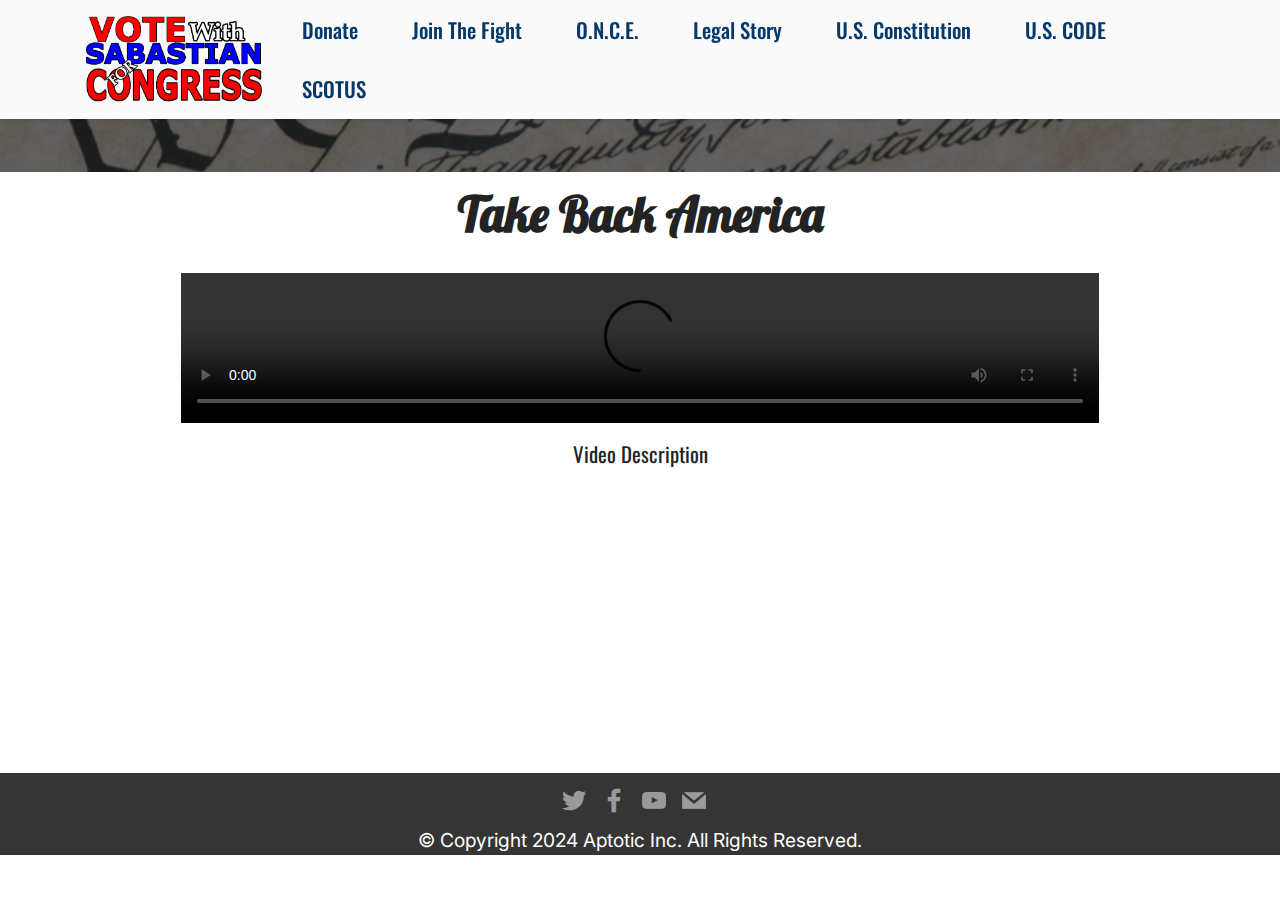
<file: page6.html>
<!DOCTYPE html>
<html  >
<head>
  <!-- Site made with Mobirise Website Builder v5.9.11, https://mobirise.com -->
  <meta charset="UTF-8">
  <meta http-equiv="X-UA-Compatible" content="IE=edge">
  <meta name="generator" content="Mobirise v5.9.11, mobirise.com">
  <meta name="viewport" content="width=device-width, initial-scale=1, minimum-scale=1">
  <link rel="shortcut icon" href="assets/images/vote4sabastian-t-shirt-logo-1.png" type="image/x-icon">
  <meta name="description" content="">
  
  
  <title>TakeBackAmerica Ad</title>
  <link rel="stylesheet" href="assets/bootstrap/css/bootstrap.min.css">
  <link rel="stylesheet" href="assets/bootstrap/css/bootstrap-grid.min.css">
  <link rel="stylesheet" href="assets/bootstrap/css/bootstrap-reboot.min.css">
  <link rel="stylesheet" href="assets/parallax/jarallax.css">
  <link rel="stylesheet" href="assets/dropdown/css/style.css">
  <link rel="stylesheet" href="assets/socicon/css/styles.css">
  <link rel="stylesheet" href="assets/theme/css/style.css">
  <link rel="preload" href="https://fonts.googleapis.com/css?family=Inter:100,200,300,400,500,600,700,800,900&display=swap" as="style" onload="this.onload=null;this.rel='stylesheet'">
  <noscript><link rel="stylesheet" href="https://fonts.googleapis.com/css?family=Inter:100,200,300,400,500,600,700,800,900&display=swap"></noscript>
  <link rel="preload" href="https://fonts.googleapis.com/css?family=Lobster:400&display=swap" as="style" onload="this.onload=null;this.rel='stylesheet'">
  <noscript><link rel="stylesheet" href="https://fonts.googleapis.com/css?family=Lobster:400&display=swap"></noscript>
  <link rel="preload" href="https://fonts.googleapis.com/css?family=Pacifico:400&display=swap" as="style" onload="this.onload=null;this.rel='stylesheet'">
  <noscript><link rel="stylesheet" href="https://fonts.googleapis.com/css?family=Pacifico:400&display=swap"></noscript>
  <link rel="preload" href="https://fonts.googleapis.com/css?family=Oswald:200,300,400,500,600,700&display=swap" as="style" onload="this.onload=null;this.rel='stylesheet'">
  <noscript><link rel="stylesheet" href="https://fonts.googleapis.com/css?family=Oswald:200,300,400,500,600,700&display=swap"></noscript>
  <link rel="preload" as="style" href="assets/mobirise/css/mbr-additional.css"><link rel="stylesheet" href="assets/mobirise/css/mbr-additional.css" type="text/css">

  
  
  
</head>
<body>
  
  <section data-bs-version="5.1" class="menu menu2 cid-unB4CTbcfG" once="menu" id="menu2-3t">
    
    <nav class="navbar navbar-dropdown navbar-fixed-top navbar-expand-lg">
        <div class="container">
            <div class="navbar-brand">
                <span class="navbar-logo">
                    <a href="index.html">
                        <img src="assets/images/vote4sabastian-t-shirt-logo-1.png" alt="Mobirise Website Builder" style="height: 5.7rem;">
                    </a>
                </span>
                <span class="navbar-caption-wrap"><a class="navbar-caption text-black display-7" href="https://mobiri.se"></a></span>
            </div>
            <button class="navbar-toggler" type="button" data-toggle="collapse" data-bs-toggle="collapse" data-target="#navbarSupportedContent" data-bs-target="#navbarSupportedContent" aria-controls="navbarNavAltMarkup" aria-expanded="false" aria-label="Toggle navigation">
                <div class="hamburger">
                    <span></span>
                    <span></span>
                    <span></span>
                    <span></span>
                </div>
            </button>
            <div class="collapse navbar-collapse" id="navbarSupportedContent">
                <ul class="navbar-nav nav-dropdown nav-right" data-app-modern-menu="true"><li class="nav-item"><a class="nav-link link text-primary display-4" href="page3.html">Donate</a></li><li class="nav-item"><a class="nav-link link text-primary display-4" href="https://sabastian-harris.myspreadshop.com/all">Join The Fight</a></li><li class="nav-item"><a class="nav-link link text-primary display-4" href="https://aptotic.github.io/once.io/">O.N.C.E.</a></li><li class="nav-item"><a class="nav-link link text-primary display-4" href="page1.html">Legal Story</a>
                    </li><li class="nav-item"><a class="nav-link link text-primary display-4" href="page5.html">U.S. Constitution</a></li><li class="nav-item"><a class="nav-link link text-primary display-4" href="https://www.law.cornell.edu/uscode/text">U.S. CODE</a></li><li class="nav-item"><a class="nav-link link text-primary display-4" href="https://supreme.justia.com/cases/federal/us/volume/">SCOTUS</a></li></ul>
                
                
            </div>
        </div>
    </nav>
</section>

<section data-bs-version="5.1" class="header1 cid-unB4CTMPoq mbr-parallax-background" id="header1-3u">

    

    
    <div class="mbr-overlay" style="opacity: 0.7; background-color: rgb(35, 35, 35);"></div>

    <div class="container">
        <div class="row justify-content-center">
            <div class="col-12 col-lg-12">
                
                
                
                
            </div>
        </div>
    </div>
</section>

<section data-bs-version="5.1" class="video2 cid-unBaapCUzg" id="video2-44">
    
    
    
    <div class="container">
        <div class="mbr-section-head">
            <h4 class="mbr-section-title mbr-fonts-style mb-0 display-2">
                <strong>Take Back America</strong></h4>
            
        </div>
        <div class="row justify-content-center mt-4">
            <div class="col-12 col-md-10 video-block">
                <div class="video-wrapper"><video style="width:100%" controls playsinline><source src="https://aptotic.github.io/sabastianharris.github.io/TakeBackAmerica.mp4"/></video></div>
                <p class="mbr-text pt-2 mbr-fonts-style display-4">
                    Video Description</p>
            </div>
        </div>
    </div>
</section>

<section data-bs-version="5.1" class="content4 cid-unB4CUmrh1" id="content4-3v">
    

    
    
    <div class="container">
        <div class="row justify-content-center">
            <div class="title col-md-12 col-lg-12">
                <h3 class="mbr-section-title mbr-fonts-style align-center mb-4 display-2"></h3>
                <h4 class="mbr-section-subtitle align-center mbr-fonts-style mb-4 display-5"></h4>
                
            </div>
        </div>
    </div>
</section>

<section data-bs-version="5.1" class="footer3 cid-unB4CUXCwN" once="footers" id="footer3-3w">

    

    

    <div class="container-fluid">
        <div class="media-container-row align-center mbr-white">
            
            <div class="row social-row">
                <div class="social-list align-right pb-2">
                    
                    
                    
                    
                    
                    
                <div class="soc-item">
                        <a href="https://x.com/sabastianmi" target="_blank">
                            <span class="mbr-iconfont mbr-iconfont-social socicon-twitter socicon"></span>
                        </a>
                    </div><div class="soc-item">
                        <a href="https://www.facebook.com/people/Sabastian-Harris/61561915463606/?mibextid=ZbWKwL" target="_blank">
                            <span class="mbr-iconfont mbr-iconfont-social socicon-facebook socicon"></span>
                        </a>
                    </div><div class="soc-item">
                        <a href="https://www.youtube.com/@Sabastian4Michigan" target="_blank">
                            <span class="mbr-iconfont mbr-iconfont-social socicon-youtube socicon"></span>
                        </a>
                    </div><div class="soc-item">
                        <a href="mailto:sabastianharris4michigan@gmail.com">
                            <span class="mbr-iconfont mbr-iconfont-social socicon-mail socicon"></span>
                        </a>
                    </div></div>
            </div>
            <div class="row row-copirayt">
                <p class="mbr-text mb-0 mbr-fonts-style mbr-white align-center display-7">
                    © Copyright 2024 Aptotic Inc. All Rights Reserved.
                </p>
            </div>
        </div>
    </div>
</section><script src="assets/bootstrap/js/bootstrap.bundle.min.js"></script>  <script src="assets/parallax/jarallax.js"></script>  <script src="assets/smoothscroll/smooth-scroll.js"></script>  <script src="assets/ytplayer/index.js"></script>  <script src="assets/dropdown/js/navbar-dropdown.js"></script>  <script src="assets/playervimeo/vimeo_player.js"></script>  <script src="assets/theme/js/script.js"></script>  
  
  
 <div id="scrollToTop" class="scrollToTop mbr-arrow-up"><a style="text-align: center;"><i class="mbr-arrow-up-icon mbr-arrow-up-icon-cm cm-icon cm-icon-smallarrow-up"></i></a></div>
  </body>
</html>
</file>
<file: assets/web/assets/mobirise-icons2/mobirise2.css>
@font-face {
  font-family: 'Moririse2';
  font-display: swap;
  src:  url('mobirise2.eot?f2bix4');
  src:  url('mobirise2.eot?f2bix4#iefix') format('embedded-opentype'),
    url('mobirise2.ttf?f2bix4') format('truetype'),
    url('mobirise2.woff?f2bix4') format('woff'),
    url('mobirise2.svg?f2bix4#mobirise2') format('svg');
  font-weight: normal;
  font-style: normal;
}

[class^="mobi-"], [class*=" mobi-"] {
  /* use !important to prevent issues with browser extensions that change fonts */
  font-family: 'Moririse2' !important;
  speak: none;
  font-style: normal;
  font-weight: normal;
  font-variant: normal;
  text-transform: none;
  line-height: 1;

  /* Better Font Rendering =========== */
  -webkit-font-smoothing: antialiased;
  -moz-osx-font-smoothing: grayscale;
}

.mobi-mbri-add-submenu:before {
  content: "\e900";
}
.mobi-mbri-alert:before {
  content: "\e901";
}
.mobi-mbri-align-center:before {
  content: "\e902";
}
.mobi-mbri-align-justify:before {
  content: "\e903";
}
.mobi-mbri-align-left:before {
  content: "\e904";
}
.mobi-mbri-align-right:before {
  content: "\e905";
}
.mobi-mbri-android:before {
  content: "\e906";
}
.mobi-mbri-apple:before {
  content: "\e907";
}
.mobi-mbri-arrow-down:before {
  content: "\e908";
}
.mobi-mbri-arrow-next:before {
  content: "\e909";
}
.mobi-mbri-arrow-prev:before {
  content: "\e90a";
}
.mobi-mbri-arrow-up:before {
  content: "\e90b";
}
.mobi-mbri-bold:before {
  content: "\e90c";
}
.mobi-mbri-bookmark:before {
  content: "\e90d";
}
.mobi-mbri-bootstrap:before {
  content: "\e90e";
}
.mobi-mbri-briefcase:before {
  content: "\e90f";
}
.mobi-mbri-browse:before {
  content: "\e910";
}
.mobi-mbri-bulleted-list:before {
  content: "\e911";
}
.mobi-mbri-calendar:before {
  content: "\e912";
}
.mobi-mbri-camera:before {
  content: "\e913";
}
.mobi-mbri-cart-add:before {
  content: "\e914";
}
.mobi-mbri-cart-full:before {
  content: "\e915";
}
.mobi-mbri-cash:before {
  content: "\e916";
}
.mobi-mbri-change-style:before {
  content: "\e917";
}
.mobi-mbri-chat:before {
  content: "\e918";
}
.mobi-mbri-clock:before {
  content: "\e919";
}
.mobi-mbri-close:before {
  content: "\e91a";
}
.mobi-mbri-cloud:before {
  content: "\e91b";
}
.mobi-mbri-code:before {
  content: "\e91c";
}
.mobi-mbri-contact-form:before {
  content: "\e91d";
}
.mobi-mbri-credit-card:before {
  content: "\e91e";
}
.mobi-mbri-cursor-click:before {
  content: "\e91f";
}
.mobi-mbri-cust-feedback:before {
  content: "\e920";
}
.mobi-mbri-database:before {
  content: "\e921";
}
.mobi-mbri-delivery:before {
  content: "\e922";
}
.mobi-mbri-desktop:before {
  content: "\e923";
}
.mobi-mbri-devices:before {
  content: "\e924";
}
.mobi-mbri-down:before {
  content: "\e925";
}
.mobi-mbri-download-2:before {
  content: "\e926";
}
.mobi-mbri-download:before {
  content: "\e927";
}
.mobi-mbri-drag-n-drop-2:before {
  content: "\e928";
}
.mobi-mbri-drag-n-drop:before {
  content: "\e929";
}
.mobi-mbri-edit-2:before {
  content: "\e92a";
}
.mobi-mbri-edit:before {
  content: "\e92b";
}
.mobi-mbri-error:before {
  content: "\e92c";
}
.mobi-mbri-extension:before {
  content: "\e92d";
}
.mobi-mbri-features:before {
  content: "\e92e";
}
.mobi-mbri-file:before {
  content: "\e92f";
}
.mobi-mbri-flag:before {
  content: "\e930";
}
.mobi-mbri-folder:before {
  content: "\e931";
}
.mobi-mbri-gift:before {
  content: "\e932";
}
.mobi-mbri-github:before {
  content: "\e933";
}
.mobi-mbri-globe-2:before {
  content: "\e934";
}
.mobi-mbri-globe:before {
  content: "\e935";
}
.mobi-mbri-growing-chart:before {
  content: "\e936";
}
.mobi-mbri-hearth:before {
  content: "\e937";
}
.mobi-mbri-help:before {
  content: "\e938";
}
.mobi-mbri-home:before {
  content: "\e939";
}
.mobi-mbri-hot-cup:before {
  content: "\e93a";
}
.mobi-mbri-idea:before {
  content: "\e93b";
}
.mobi-mbri-image-gallery:before {
  content: "\e93c";
}
.mobi-mbri-image-slider:before {
  content: "\e93d";
}
.mobi-mbri-info:before {
  content: "\e93e";
}
.mobi-mbri-italic:before {
  content: "\e93f";
}
.mobi-mbri-key:before {
  content: "\e940";
}
.mobi-mbri-laptop:before {
  content: "\e941";
}
.mobi-mbri-layers:before {
  content: "\e942";
}
.mobi-mbri-left-right:before {
  content: "\e943";
}
.mobi-mbri-left:before {
  content: "\e944";
}
.mobi-mbri-letter:before {
  content: "\e945";
}
.mobi-mbri-like:before {
  content: "\e946";
}
.mobi-mbri-link:before {
  content: "\e947";
}
.mobi-mbri-lock:before {
  content: "\e948";
}
.mobi-mbri-login:before {
  content: "\e949";
}
.mobi-mbri-logout:before {
  content: "\e94a";
}
.mobi-mbri-magic-stick:before {
  content: "\e94b";
}
.mobi-mbri-map-pin:before {
  content: "\e94c";
}
.mobi-mbri-menu:before {
  content: "\e94d";
}
.mobi-mbri-mobile-2:before {
  content: "\e94e";
}
.mobi-mbri-mobile-horizontal:before {
  content: "\e94f";
}
.mobi-mbri-mobile:before {
  content: "\e950";
}
.mobi-mbri-mobirise:before {
  content: "\e951";
}
.mobi-mbri-more-horizontal:before {
  content: "\e952";
}
.mobi-mbri-more-vertical:before {
  content: "\e953";
}
.mobi-mbri-music:before {
  content: "\e954";
}
.mobi-mbri-new-file:before {
  content: "\e955";
}
.mobi-mbri-numbered-list:before {
  content: "\e956";
}
.mobi-mbri-opened-folder:before {
  content: "\e957";
}
.mobi-mbri-pages:before {
  content: "\e958";
}
.mobi-mbri-paper-plane:before {
  content: "\e959";
}
.mobi-mbri-paperclip:before {
  content: "\e95a";
}
.mobi-mbri-phone:before {
  content: "\e95b";
}
.mobi-mbri-photo:before {
  content: "\e95c";
}
.mobi-mbri-photos:before {
  content: "\e95d";
}
.mobi-mbri-pin:before {
  content: "\e95e";
}
.mobi-mbri-play:before {
  content: "\e95f";
}
.mobi-mbri-plus:before {
  content: "\e960";
}
.mobi-mbri-preview:before {
  content: "\e961";
}
.mobi-mbri-print:before {
  content: "\e962";
}
.mobi-mbri-protect:before {
  content: "\e963";
}
.mobi-mbri-question:before {
  content: "\e964";
}
.mobi-mbri-quote-left:before {
  content: "\e965";
}
.mobi-mbri-quote-right:before {
  content: "\e966";
}
.mobi-mbri-redo:before {
  content: "\e967";
}
.mobi-mbri-refresh:before {
  content: "\e968";
}
.mobi-mbri-responsive-2:before {
  content: "\e969";
}
.mobi-mbri-responsive:before {
  content: "\e96a";
}
.mobi-mbri-right:before {
  content: "\e96b";
}
.mobi-mbri-rocket:before {
  content: "\e96c";
}
.mobi-mbri-sad-face:before {
  content: "\e96d";
}
.mobi-mbri-sale:before {
  content: "\e96e";
}
.mobi-mbri-save:before {
  content: "\e96f";
}
.mobi-mbri-search:before {
  content: "\e970";
}
.mobi-mbri-setting-2:before {
  content: "\e971";
}
.mobi-mbri-setting-3:before {
  content: "\e972";
}
.mobi-mbri-setting:before {
  content: "\e973";
}
.mobi-mbri-share:before {
  content: "\e974";
}
.mobi-mbri-shopping-bag:before {
  content: "\e975";
}
.mobi-mbri-shopping-basket:before {
  content: "\e976";
}
.mobi-mbri-shopping-cart:before {
  content: "\e977";
}
.mobi-mbri-sites:before {
  content: "\e978";
}
.mobi-mbri-smile-face:before {
  content: "\e979";
}
.mobi-mbri-speed:before {
  content: "\e97a";
}
.mobi-mbri-star:before {
  content: "\e97b";
}
.mobi-mbri-success:before {
  content: "\e97c";
}
.mobi-mbri-sun:before {
  content: "\e97d";
}
.mobi-mbri-sun2:before {
  content: "\e97e";
}
.mobi-mbri-tablet-vertical:before {
  content: "\e97f";
}
.mobi-mbri-tablet:before {
  content: "\e980";
}
.mobi-mbri-target:before {
  content: "\e981";
}
.mobi-mbri-timer:before {
  content: "\e982";
}
.mobi-mbri-to-ftp:before {
  content: "\e983";
}
.mobi-mbri-to-local-drive:before {
  content: "\e984";
}
.mobi-mbri-touch-swipe:before {
  content: "\e985";
}
.mobi-mbri-touch:before {
  content: "\e986";
}
.mobi-mbri-trash:before {
  content: "\e987";
}
.mobi-mbri-underline:before {
  content: "\e988";
}
.mobi-mbri-undo:before {
  content: "\e989";
}
.mobi-mbri-unlink:before {
  content: "\e98a";
}
.mobi-mbri-unlock:before {
  content: "\e98b";
}
.mobi-mbri-up-down:before {
  content: "\e98c";
}
.mobi-mbri-up:before {
  content: "\e98d";
}
.mobi-mbri-update:before {
  content: "\e98e";
}
.mobi-mbri-upload-2:before {
  content: "\e98f";
}
.mobi-mbri-upload:before {
  content: "\e990";
}
.mobi-mbri-user-2:before {
  content: "\e991";
}
.mobi-mbri-user:before {
  content: "\e992";
}
.mobi-mbri-users:before {
  content: "\e993";
}
.mobi-mbri-video-play:before {
  content: "\e994";
}
.mobi-mbri-video:before {
  content: "\e995";
}
.mobi-mbri-watch:before {
  content: "\e996";
}
.mobi-mbri-website-theme-2:before {
  content: "\e997";
}
.mobi-mbri-website-theme:before {
  content: "\e998";
}
.mobi-mbri-wifi:before {
  content: "\e999";
}
.mobi-mbri-windows:before {
  content: "\e99a";
}
.mobi-mbri-zoom-in:before {
  content: "\e99b";
}
.mobi-mbri-zoom-out:before {
  content: "\e99c";
}
</file>
<file: assets/web/assets/mobirise-icons/mobirise-icons.css>
@font-face {
  font-family: 'MobiriseIcons';
  src:  url('mobirise-icons.eot?spat4u');
  src:  url('mobirise-icons.eot?spat4u#iefix') format('embedded-opentype'),
    url('mobirise-icons.ttf?spat4u') format('truetype'),
    url('mobirise-icons.woff?spat4u') format('woff'),
    url('mobirise-icons.svg?spat4u#MobiriseIcons') format('svg');
  font-weight: normal;
  font-style: normal;
  font-display: swap;
}

[class^="mbri-"], [class*=" mbri-"] {
  /* use !important to prevent issues with browser extensions that change fonts */
  font-family: MobiriseIcons !important;
  speak: none;
  font-style: normal;
  font-weight: normal;
  font-variant: normal;
  text-transform: none;
  line-height: 1;

  /* Better Font Rendering =========== */
  -webkit-font-smoothing: antialiased;
  -moz-osx-font-smoothing: grayscale;
}

.mbri-add-submenu:before {
  content: "\e900";
}
.mbri-alert:before {
  content: "\e901";
}
.mbri-align-center:before {
  content: "\e902";
}
.mbri-align-justify:before {
  content: "\e903";
}
.mbri-align-left:before {
  content: "\e904";
}
.mbri-align-right:before {
  content: "\e905";
}
.mbri-android:before {
  content: "\e906";
}
.mbri-apple:before {
  content: "\e907";
}
.mbri-arrow-down:before {
  content: "\e908";
}
.mbri-arrow-next:before {
  content: "\e909";
}
.mbri-arrow-prev:before {
  content: "\e90a";
}
.mbri-arrow-up:before {
  content: "\e90b";
}
.mbri-bold:before {
  content: "\e90c";
}
.mbri-bookmark:before {
  content: "\e90d";
}
.mbri-bootstrap:before {
  content: "\e90e";
}
.mbri-briefcase:before {
  content: "\e90f";
}
.mbri-browse:before {
  content: "\e910";
}
.mbri-bulleted-list:before {
  content: "\e911";
}
.mbri-calendar:before {
  content: "\e912";
}
.mbri-camera:before {
  content: "\e913";
}
.mbri-cart-add:before {
  content: "\e914";
}
.mbri-cart-full:before {
  content: "\e915";
}
.mbri-cash:before {
  content: "\e916";
}
.mbri-change-style:before {
  content: "\e917";
}
.mbri-chat:before {
  content: "\e918";
}
.mbri-clock:before {
  content: "\e919";
}
.mbri-close:before {
  content: "\e91a";
}
.mbri-cloud:before {
  content: "\e91b";
}
.mbri-code:before {
  content: "\e91c";
}
.mbri-contact-form:before {
  content: "\e91d";
}
.mbri-credit-card:before {
  content: "\e91e";
}
.mbri-cursor-click:before {
  content: "\e91f";
}
.mbri-cust-feedback:before {
  content: "\e920";
}
.mbri-database:before {
  content: "\e921";
}
.mbri-delivery:before {
  content: "\e922";
}
.mbri-desktop:before {
  content: "\e923";
}
.mbri-devices:before {
  content: "\e924";
}
.mbri-down:before {
  content: "\e925";
}
.mbri-download:before {
  content: "\e989";
}
.mbri-drag-n-drop:before {
  content: "\e927";
}
.mbri-drag-n-drop2:before {
  content: "\e928";
}
.mbri-edit:before {
  content: "\e929";
}
.mbri-edit2:before {
  content: "\e92a";
}
.mbri-error:before {
  content: "\e92b";
}
.mbri-extension:before {
  content: "\e92c";
}
.mbri-features:before {
  content: "\e92d";
}
.mbri-file:before {
  content: "\e92e";
}
.mbri-flag:before {
  content: "\e92f";
}
.mbri-folder:before {
  content: "\e930";
}
.mbri-gift:before {
  content: "\e931";
}
.mbri-github:before {
  content: "\e932";
}
.mbri-globe:before {
  content: "\e933";
}
.mbri-globe-2:before {
  content: "\e934";
}
.mbri-growing-chart:before {
  content: "\e935";
}
.mbri-hearth:before {
  content: "\e936";
}
.mbri-help:before {
  content: "\e937";
}
.mbri-home:before {
  content: "\e938";
}
.mbri-hot-cup:before {
  content: "\e939";
}
.mbri-idea:before {
  content: "\e93a";
}
.mbri-image-gallery:before {
  content: "\e93b";
}
.mbri-image-slider:before {
  content: "\e93c";
}
.mbri-info:before {
  content: "\e93d";
}
.mbri-italic:before {
  content: "\e93e";
}
.mbri-key:before {
  content: "\e93f";
}
.mbri-laptop:before {
  content: "\e940";
}
.mbri-layers:before {
  content: "\e941";
}
.mbri-left-right:before {
  content: "\e942";
}
.mbri-left:before {
  content: "\e943";
}
.mbri-letter:before {
  content: "\e944";
}
.mbri-like:before {
  content: "\e945";
}
.mbri-link:before {
  content: "\e946";
}
.mbri-lock:before {
  content: "\e947";
}
.mbri-login:before {
  content: "\e948";
}
.mbri-logout:before {
  content: "\e949";
}
.mbri-magic-stick:before {
  content: "\e94a";
}
.mbri-map-pin:before {
  content: "\e94b";
}
.mbri-menu:before {
  content: "\e94c";
}
.mbri-mobile:before {
  content: "\e94d";
}
.mbri-mobile2:before {
  content: "\e94e";
}
.mbri-mobirise:before {
  content: "\e94f";
}
.mbri-more-horizontal:before {
  content: "\e950";
}
.mbri-more-vertical:before {
  content: "\e951";
}
.mbri-music:before {
  content: "\e952";
}
.mbri-new-file:before {
  content: "\e953";
}
.mbri-numbered-list:before {
  content: "\e954";
}
.mbri-opened-folder:before {
  content: "\e955";
}
.mbri-pages:before {
  content: "\e956";
}
.mbri-paper-plane:before {
  content: "\e957";
}
.mbri-paperclip:before {
  content: "\e958";
}
.mbri-photo:before {
  content: "\e959";
}
.mbri-photos:before {
  content: "\e95a";
}
.mbri-pin:before {
  content: "\e95b";
}
.mbri-play:before {
  content: "\e95c";
}
.mbri-plus:before {
  content: "\e95d";
}
.mbri-preview:before {
  content: "\e95e";
}
.mbri-print:before {
  content: "\e95f";
}
.mbri-protect:before {
  content: "\e960";
}
.mbri-question:before {
  content: "\e961";
}
.mbri-quote-left:before {
  content: "\e962";
}
.mbri-quote-right:before {
  content: "\e963";
}
.mbri-refresh:before {
  content: "\e964";
}
.mbri-responsive:before {
  content: "\e965";
}
.mbri-right:before {
  content: "\e966";
}
.mbri-rocket:before {
  content: "\e967";
}
.mbri-sad-face:before {
  content: "\e968";
}
.mbri-sale:before {
  content: "\e969";
}
.mbri-save:before {
  content: "\e96a";
}
.mbri-search:before {
  content: "\e96b";
}
.mbri-setting:before {
  content: "\e96c";
}
.mbri-setting2:before {
  content: "\e96d";
}
.mbri-setting3:before {
  content: "\e96e";
}
.mbri-share:before {
  content: "\e96f";
}
.mbri-shopping-bag:before {
  content: "\e970";
}
.mbri-shopping-basket:before {
  content: "\e971";
}
.mbri-shopping-cart:before {
  content: "\e972";
}
.mbri-sites:before {
  content: "\e973";
}
.mbri-smile-face:before {
  content: "\e974";
}
.mbri-speed:before {
  content: "\e975";
}
.mbri-star:before {
  content: "\e976";
}
.mbri-success:before {
  content: "\e977";
}
.mbri-sun:before {
  content: "\e978";
}
.mbri-sun2:before {
  content: "\e979";
}
.mbri-tablet:before {
  content: "\e97a";
}
.mbri-tablet-vertical:before {
  content: "\e97b";
}
.mbri-target:before {
  content: "\e97c";
}
.mbri-timer:before {
  content: "\e97d";
}
.mbri-to-ftp:before {
  content: "\e97e";
}
.mbri-to-local-drive:before {
  content: "\e97f";
}
.mbri-touch-swipe:before {
  content: "\e980";
}
.mbri-touch:before {
  content: "\e981";
}
.mbri-trash:before {
  content: "\e982";
}
.mbri-underline:before {
  content: "\e983";
}
.mbri-unlink:before {
  content: "\e984";
}
.mbri-unlock:before {
  content: "\e985";
}
.mbri-up-down:before {
  content: "\e986";
}
.mbri-up:before {
  content: "\e987";
}
.mbri-update:before {
  content: "\e988";
}
.mbri-upload:before {
 content: "\e926"; 
}
.mbri-user:before {
  content: "\e98a";
}
.mbri-user2:before {
  content: "\e98b";
}
.mbri-users:before {
  content: "\e98c";
}
.mbri-video:before {
  content: "\e98d";
}
.mbri-video-play:before {
  content: "\e98e";
}
.mbri-watch:before {
  content: "\e98f";
}
.mbri-website-theme:before {
  content: "\e990";
}
.mbri-wifi:before {
  content: "\e991";
}
.mbri-windows:before {
  content: "\e992";
}
.mbri-zoom-out:before {
  content: "\e993";
}
.mbri-redo:before {
  content: "\e994";
}
.mbri-undo:before {
  content: "\e995";
}
</file>
<file: assets/parallax/jarallax.css>
.jarallax {
    position: relative;
    z-index: 0;
}
.jarallax > .jarallax-img {
    position: absolute;
    object-fit: cover;
    /* support for plugin https://github.com/bfred-it/object-fit-images */
    font-family: 'object-fit: cover;';
    top: 0;
    left: 0;
    width: 100%;
    height: 100%;
    z-index: -1;
}
</file>
<file: assets/dropdown/css/style.css>
.navbar-dropdown {
  left: 0;
  padding: 0;
  position: absolute;
  right: 0;
  top: 0;
  transition: all 0.45s ease;
  z-index: 1030;
  background: #282828; }
  .navbar-dropdown .navbar-logo {
    margin-right: 0.8rem;
    transition: margin 0.3s ease-in-out;
    vertical-align: middle; }
    .navbar-dropdown .navbar-logo img {
      height: 3.125rem;
      transition: all 0.3s ease-in-out; }
    .navbar-dropdown .navbar-logo.mbr-iconfont {
      font-size: 3.125rem;
      line-height: 3.125rem; }
  .navbar-dropdown .navbar-caption {
    font-weight: 700;
    white-space: normal;
    vertical-align: -4px;
    line-height: 3.125rem !important; }
    .navbar-dropdown .navbar-caption, .navbar-dropdown .navbar-caption:hover {
      color: inherit;
      text-decoration: none; }
  .navbar-dropdown .mbr-iconfont + .navbar-caption {
    vertical-align: -1px; }
  .navbar-dropdown.navbar-fixed-top {
    position: fixed; }
  .navbar-dropdown .navbar-brand span {
    vertical-align: -4px; }
  .navbar-dropdown.bg-color.transparent {
    background: none; }
  .navbar-dropdown.navbar-short .navbar-brand {
    padding: 0.625rem 0; }
    .navbar-dropdown.navbar-short .navbar-brand span {
      vertical-align: -1px; }
  .navbar-dropdown.navbar-short .navbar-caption {
    line-height: 2.375rem !important;
    vertical-align: -2px; }
  .navbar-dropdown.navbar-short .navbar-logo {
    margin-right: 0.5rem; }
    .navbar-dropdown.navbar-short .navbar-logo img {
      height: 2.375rem; }
    .navbar-dropdown.navbar-short .navbar-logo.mbr-iconfont {
      font-size: 2.375rem;
      line-height: 2.375rem; }
  .navbar-dropdown.navbar-short .mbr-table-cell {
    height: 3.625rem; }
  .navbar-dropdown .navbar-close {
    left: 0.6875rem;
    position: fixed;
    top: 0.75rem;
    z-index: 1000; }
  .navbar-dropdown .hamburger-icon {
    content: "";
    display: inline-block;
    vertical-align: middle;
    width: 16px;
    -webkit-box-shadow: 0 -6px 0 1px #282828,0 0 0 1px #282828,0 6px 0 1px #282828;
    -moz-box-shadow: 0 -6px 0 1px #282828,0 0 0 1px #282828,0 6px 0 1px #282828;
    box-shadow: 0 -6px 0 1px #282828,0 0 0 1px #282828,0 6px 0 1px #282828; }

.dropdown-menu .dropdown-toggle[data-toggle="dropdown-submenu"]::after {
  border-bottom: 0.35em solid transparent;
  border-left: 0.35em solid;
  border-right: 0;
  border-top: 0.35em solid transparent;
  margin-left: 0.3rem; }

.dropdown-menu .dropdown-item:focus {
  outline: 0; }

.nav-dropdown {
  font-size: 0.75rem;
  font-weight: 500;
  height: auto !important; }
  .nav-dropdown .nav-btn {
    padding-left: 1rem; }
  .nav-dropdown .link {
    margin: .667em 1.667em;
    font-weight: 500;
    padding: 0;
    transition: color .2s ease-in-out; }
    .nav-dropdown .link.dropdown-toggle {
      margin-right: 2.583em; }
      .nav-dropdown .link.dropdown-toggle::after {
        margin-left: .25rem;
        border-top: 0.35em solid;
        border-right: 0.35em solid transparent;
        border-left: 0.35em solid transparent;
        border-bottom: 0; }
      .nav-dropdown .link.dropdown-toggle[aria-expanded="true"] {
        margin: 0;
        padding: 0.667em 3.263em  0.667em 1.667em; }
  .nav-dropdown .link::after,
  .nav-dropdown .dropdown-item::after {
    color: inherit; }
  .nav-dropdown .btn {
    font-size: 0.75rem;
    font-weight: 700;
    letter-spacing: 0;
    margin-bottom: 0;
    padding-left: 1.25rem;
    padding-right: 1.25rem; }
  .nav-dropdown .dropdown-menu {
    border-radius: 0;
    border: 0;
    left: 0;
    margin: 0;
    padding-bottom: 1.25rem;
    padding-top: 1.25rem;
    position: relative; }
  .nav-dropdown .dropdown-submenu {
    margin-left: 0.125rem;
    top: 0; }
  .nav-dropdown .dropdown-item {
    font-weight: 500;
    line-height: 2;
    padding: 0.3846em 4.615em 0.3846em 1.5385em;
    position: relative;
    transition: color .2s ease-in-out, background-color .2s ease-in-out; }
    .nav-dropdown .dropdown-item::after {
      margin-top: -0.3077em;
      position: absolute;
      right: 1.1538em;
      top: 50%; }
    .nav-dropdown .dropdown-item:focus, .nav-dropdown .dropdown-item:hover {
      background: none; }

@media (max-width: 767px) {
  .nav-dropdown.navbar-toggleable-sm {
    bottom: 0;
    display: none;
    left: 0;
    overflow-x: hidden;
    position: fixed;
    top: 0;
    transform: translateX(-100%);
    -ms-transform: translateX(-100%);
    -webkit-transform: translateX(-100%);
    width: 18.75rem;
    z-index: 999; } }
.nav-dropdown.navbar-toggleable-xl {
  bottom: 0;
  display: none;
  left: 0;
  overflow-x: hidden;
  position: fixed;
  top: 0;
  transform: translateX(-100%);
  -ms-transform: translateX(-100%);
  -webkit-transform: translateX(-100%);
  width: 18.75rem;
  z-index: 999; }

.nav-dropdown-sm {
  display: block !important;
  overflow-x: hidden;
  overflow: auto;
  padding-top: 3.875rem; }
  .nav-dropdown-sm::after {
    content: "";
    display: block;
    height: 3rem;
    width: 100%; }
  .nav-dropdown-sm.collapse.in ~ .navbar-close {
    display: block !important; }
  .nav-dropdown-sm.collapsing, .nav-dropdown-sm.collapse.in {
    transform: translateX(0);
    -ms-transform: translateX(0);
    -webkit-transform: translateX(0);
    transition: all 0.25s ease-out;
    -webkit-transition: all 0.25s ease-out;
    background: #282828; }
  .nav-dropdown-sm.collapsing[aria-expanded="false"] {
    transform: translateX(-100%);
    -ms-transform: translateX(-100%);
    -webkit-transform: translateX(-100%); }
  .nav-dropdown-sm .nav-item {
    display: block;
    margin-left: 0 !important;
    padding-left: 0; }
  .nav-dropdown-sm .link,
  .nav-dropdown-sm .dropdown-item {
    border-top: 1px dotted rgba(255, 255, 255, 0.1);
    font-size: 0.8125rem;
    line-height: 1.6;
    margin: 0 !important;
    padding: 0.875rem 2.4rem 0.875rem 1.5625rem !important;
    position: relative;
    white-space: normal; }
    .nav-dropdown-sm .link:focus, .nav-dropdown-sm .link:hover,
    .nav-dropdown-sm .dropdown-item:focus,
    .nav-dropdown-sm .dropdown-item:hover {
      background: rgba(0, 0, 0, 0.2) !important;
      color: #c0a375; }
  .nav-dropdown-sm .nav-btn {
    position: relative;
    padding: 1.5625rem 1.5625rem 0 1.5625rem; }
    .nav-dropdown-sm .nav-btn::before {
      border-top: 1px dotted rgba(255, 255, 255, 0.1);
      content: "";
      left: 0;
      position: absolute;
      top: 0;
      width: 100%; }
    .nav-dropdown-sm .nav-btn + .nav-btn {
      padding-top: 0.625rem; }
      .nav-dropdown-sm .nav-btn + .nav-btn::before {
        display: none; }
  .nav-dropdown-sm .btn {
    padding: 0.625rem 0; }
  .nav-dropdown-sm .dropdown-toggle[data-toggle="dropdown-submenu"]::after {
    margin-left: .25rem;
    border-top: 0.35em solid;
    border-right: 0.35em solid transparent;
    border-left: 0.35em solid transparent;
    border-bottom: 0; }
  .nav-dropdown-sm .dropdown-toggle[data-toggle="dropdown-submenu"][aria-expanded="true"]::after {
    border-top: 0;
    border-right: 0.35em solid transparent;
    border-left: 0.35em solid transparent;
    border-bottom: 0.35em solid; }
  .nav-dropdown-sm .dropdown-menu {
    margin: 0;
    padding: 0;
    position: relative;
    top: 0;
    left: 0;
    width: 100%;
    border: 0;
    float: none;
    border-radius: 0;
    background: none; }
  .nav-dropdown-sm .dropdown-submenu {
    left: 100%;
    margin-left: 0.125rem;
    margin-top: -1.25rem;
    top: 0; }

.navbar-toggleable-sm .nav-dropdown .dropdown-menu {
  position: absolute; }

.navbar-toggleable-sm .nav-dropdown .dropdown-submenu {
  left: 100%;
  margin-left: 0.125rem;
  margin-top: -1.25rem;
  top: 0; }

.navbar-toggleable-sm.opened .nav-dropdown .dropdown-menu {
  position: relative; }

.navbar-toggleable-sm.opened .nav-dropdown .dropdown-submenu {
  left: 0;
  margin-left: 00rem;
  margin-top: 0rem;
  top: 0; }

.is-builder .nav-dropdown.collapsing {
  transition: none !important; }
</file>
<file: assets/socicon/css/styles.css>
@charset "UTF-8";

@font-face {
  font-family: 'Socicon';
  src:  url('../fonts/socicon.eot');
  src:  url('../fonts/socicon.eot?#iefix') format('embedded-opentype'),
    url('../fonts/socicon.woff2') format('woff2'),
    url('../fonts/socicon.ttf') format('truetype'),
    url('../fonts/socicon.woff') format('woff'),
    url('../fonts/socicon.svg#socicon') format('svg');
  font-weight: normal;
  font-style: normal;
  font-display: swap;
}

[data-icon]:before {
  font-family: "socicon" !important;
  content: attr(data-icon);
  font-style: normal !important;
  font-weight: normal !important;
  font-variant: normal !important;
  text-transform: none !important;
  speak: none;
  line-height: 1;
  -webkit-font-smoothing: antialiased;
  -moz-osx-font-smoothing: grayscale;
}

[class^="socicon-"], [class*=" socicon-"] {
  /* use !important to prevent issues with browser extensions that change fonts */
  font-family: 'Socicon' !important;
  speak: none;
  font-style: normal;
  font-weight: normal;
  font-variant: normal;
  text-transform: none;
  line-height: 1;

  /* Better Font Rendering =========== */
  -webkit-font-smoothing: antialiased;
  -moz-osx-font-smoothing: grayscale;
}

.socicon-eitaa:before {
  content: "\e97c";
}
.socicon-soroush:before {
  content: "\e97d";
}
.socicon-bale:before {
  content: "\e97e";
}
.socicon-zazzle:before {
  content: "\e97b";
}
.socicon-society6:before {
  content: "\e97a";
}
.socicon-redbubble:before {
  content: "\e979";
}
.socicon-avvo:before {
  content: "\e978";
}
.socicon-stitcher:before {
  content: "\e977";
}
.socicon-googlehangouts:before {
  content: "\e974";
}
.socicon-dlive:before {
  content: "\e975";
}
.socicon-vsco:before {
  content: "\e976";
}
.socicon-flipboard:before {
  content: "\e973";
}
.socicon-ubuntu:before {
  content: "\e958";
}
.socicon-artstation:before {
  content: "\e959";
}
.socicon-invision:before {
  content: "\e95a";
}
.socicon-torial:before {
  content: "\e95b";
}
.socicon-collectorz:before {
  content: "\e95c";
}
.socicon-seenthis:before {
  content: "\e95d";
}
.socicon-googleplaymusic:before {
  content: "\e95e";
}
.socicon-debian:before {
  content: "\e95f";
}
.socicon-filmfreeway:before {
  content: "\e960";
}
.socicon-gnome:before {
  content: "\e961";
}
.socicon-itchio:before {
  content: "\e962";
}
.socicon-jamendo:before {
  content: "\e963";
}
.socicon-mix:before {
  content: "\e964";
}
.socicon-sharepoint:before {
  content: "\e965";
}
.socicon-tinder:before {
  content: "\e966";
}
.socicon-windguru:before {
  content: "\e967";
}
.socicon-cdbaby:before {
  content: "\e968";
}
.socicon-elementaryos:before {
  content: "\e969";
}
.socicon-stage32:before {
  content: "\e96a";
}
.socicon-tiktok:before {
  content: "\e96b";
}
.socicon-gitter:before {
  content: "\e96c";
}
.socicon-letterboxd:before {
  content: "\e96d";
}
.socicon-threema:before {
  content: "\e96e";
}
.socicon-splice:before {
  content: "\e96f";
}
.socicon-metapop:before {
  content: "\e970";
}
.socicon-naver:before {
  content: "\e971";
}
.socicon-remote:before {
  content: "\e972";
}
.socicon-internet:before {
  content: "\e957";
}
.socicon-moddb:before {
  content: "\e94b";
}
.socicon-indiedb:before {
  content: "\e94c";
}
.socicon-traxsource:before {
  content: "\e94d";
}
.socicon-gamefor:before {
  content: "\e94e";
}
.socicon-pixiv:before {
  content: "\e94f";
}
.socicon-myanimelist:before {
  content: "\e950";
}
.socicon-blackberry:before {
  content: "\e951";
}
.socicon-wickr:before {
  content: "\e952";
}
.socicon-spip:before {
  content: "\e953";
}
.socicon-napster:before {
  content: "\e954";
}
.socicon-beatport:before {
  content: "\e955";
}
.socicon-hackerone:before {
  content: "\e956";
}
.socicon-hackernews:before {
  content: "\e946";
}
.socicon-smashwords:before {
  content: "\e947";
}
.socicon-kobo:before {
  content: "\e948";
}
.socicon-bookbub:before {
  content: "\e949";
}
.socicon-mailru:before {
  content: "\e94a";
}
.socicon-gitlab:before {
  content: "\e945";
}
.socicon-instructables:before {
  content: "\e944";
}
.socicon-portfolio:before {
  content: "\e943";
}
.socicon-codered:before {
  content: "\e940";
}
.socicon-origin:before {
  content: "\e941";
}
.socicon-nextdoor:before {
  content: "\e942";
}
.socicon-udemy:before {
  content: "\e93f";
}
.socicon-livemaster:before {
  content: "\e93e";
}
.socicon-crunchbase:before {
  content: "\e93b";
}
.socicon-homefy:before {
  content: "\e93c";
}
.socicon-calendly:before {
  content: "\e93d";
}
.socicon-realtor:before {
  content: "\e90f";
}
.socicon-tidal:before {
  content: "\e910";
}
.socicon-qobuz:before {
  content: "\e911";
}
.socicon-natgeo:before {
  content: "\e912";
}
.socicon-mastodon:before {
  content: "\e913";
}
.socicon-unsplash:before {
  content: "\e914";
}
.socicon-homeadvisor:before {
  content: "\e915";
}
.socicon-angieslist:before {
  content: "\e916";
}
.socicon-codepen:before {
  content: "\e917";
}
.socicon-slack:before {
  content: "\e918";
}
.socicon-openaigym:before {
  content: "\e919";
}
.socicon-logmein:before {
  content: "\e91a";
}
.socicon-fiverr:before {
  content: "\e91b";
}
.socicon-gotomeeting:before {
  content: "\e91c";
}
.socicon-aliexpress:before {
  content: "\e91d";
}
.socicon-guru:before {
  content: "\e91e";
}
.socicon-appstore:before {
  content: "\e91f";
}
.socicon-homes:before {
  content: "\e920";
}
.socicon-zoom:before {
  content: "\e921";
}
.socicon-alibaba:before {
  content: "\e922";
}
.socicon-craigslist:before {
  content: "\e923";
}
.socicon-wix:before {
  content: "\e924";
}
.socicon-redfin:before {
  content: "\e925";
}
.socicon-googlecalendar:before {
  content: "\e926";
}
.socicon-shopify:before {
  content: "\e927";
}
.socicon-freelancer:before {
  content: "\e928";
}
.socicon-seedrs:before {
  content: "\e929";
}
.socicon-bing:before {
  content: "\e92a";
}
.socicon-doodle:before {
  content: "\e92b";
}
.socicon-bonanza:before {
  content: "\e92c";
}
.socicon-squarespace:before {
  content: "\e92d";
}
.socicon-toptal:before {
  content: "\e92e";
}
.socicon-gust:before {
  content: "\e92f";
}
.socicon-ask:before {
  content: "\e930";
}
.socicon-trulia:before {
  content: "\e931";
}
.socicon-loomly:before {
  content: "\e932";
}
.socicon-ghost:before {
  content: "\e933";
}
.socicon-upwork:before {
  content: "\e934";
}
.socicon-fundable:before {
  content: "\e935";
}
.socicon-booking:before {
  content: "\e936";
}
.socicon-googlemaps:before {
  content: "\e937";
}
.socicon-zillow:before {
  content: "\e938";
}
.socicon-niconico:before {
  content: "\e939";
}
.socicon-toneden:before {
  content: "\e93a";
}
.socicon-augment:before {
  content: "\e908";
}
.socicon-bitbucket:before {
  content: "\e909";
}
.socicon-fyuse:before {
  content: "\e90a";
}
.socicon-yt-gaming:before {
  content: "\e90b";
}
.socicon-sketchfab:before {
  content: "\e90c";
}
.socicon-mobcrush:before {
  content: "\e90d";
}
.socicon-microsoft:before {
  content: "\e90e";
}
.socicon-pandora:before {
  content: "\e907";
}
.socicon-messenger:before {
  content: "\e906";
}
.socicon-gamewisp:before {
  content: "\e905";
}
.socicon-bloglovin:before {
  content: "\e904";
}
.socicon-tunein:before {
  content: "\e903";
}
.socicon-gamejolt:before {
  content: "\e901";
}
.socicon-trello:before {
  content: "\e902";
}
.socicon-spreadshirt:before {
  content: "\e900";
}
.socicon-500px:before {
  content: "\e000";
}
.socicon-8tracks:before {
  content: "\e001";
}
.socicon-airbnb:before {
  content: "\e002";
}
.socicon-alliance:before {
  content: "\e003";
}
.socicon-amazon:before {
  content: "\e004";
}
.socicon-amplement:before {
  content: "\e005";
}
.socicon-android:before {
  content: "\e006";
}
.socicon-angellist:before {
  content: "\e007";
}
.socicon-apple:before {
  content: "\e008";
}
.socicon-appnet:before {
  content: "\e009";
}
.socicon-baidu:before {
  content: "\e00a";
}
.socicon-bandcamp:before {
  content: "\e00b";
}
.socicon-battlenet:before {
  content: "\e00c";
}
.socicon-mixer:before {
  content: "\e00d";
}
.socicon-bebee:before {
  content: "\e00e";
}
.socicon-bebo:before {
  content: "\e00f";
}
.socicon-behance:before {
  content: "\e010";
}
.socicon-blizzard:before {
  content: "\e011";
}
.socicon-blogger:before {
  content: "\e012";
}
.socicon-buffer:before {
  content: "\e013";
}
.socicon-chrome:before {
  content: "\e014";
}
.socicon-coderwall:before {
  content: "\e015";
}
.socicon-curse:before {
  content: "\e016";
}
.socicon-dailymotion:before {
  content: "\e017";
}
.socicon-deezer:before {
  content: "\e018";
}
.socicon-delicious:before {
  content: "\e019";
}
.socicon-deviantart:before {
  content: "\e01a";
}
.socicon-diablo:before {
  content: "\e01b";
}
.socicon-digg:before {
  content: "\e01c";
}
.socicon-discord:before {
  content: "\e01d";
}
.socicon-disqus:before {
  content: "\e01e";
}
.socicon-douban:before {
  content: "\e01f";
}
.socicon-draugiem:before {
  content: "\e020";
}
.socicon-dribbble:before {
  content: "\e021";
}
.socicon-drupal:before {
  content: "\e022";
}
.socicon-ebay:before {
  content: "\e023";
}
.socicon-ello:before {
  content: "\e024";
}
.socicon-endomodo:before {
  content: "\e025";
}
.socicon-envato:before {
  content: "\e026";
}
.socicon-etsy:before {
  content: "\e027";
}
.socicon-facebook:before {
  content: "\e028";
}
.socicon-feedburner:before {
  content: "\e029";
}
.socicon-filmweb:before {
  content: "\e02a";
}
.socicon-firefox:before {
  content: "\e02b";
}
.socicon-flattr:before {
  content: "\e02c";
}
.socicon-flickr:before {
  content: "\e02d";
}
.socicon-formulr:before {
  content: "\e02e";
}
.socicon-forrst:before {
  content: "\e02f";
}
.socicon-foursquare:before {
  content: "\e030";
}
.socicon-friendfeed:before {
  content: "\e031";
}
.socicon-github:before {
  content: "\e032";
}
.socicon-goodreads:before {
  content: "\e033";
}
.socicon-google:before {
  content: "\e034";
}
.socicon-googlescholar:before {
  content: "\e035";
}
.socicon-googlegroups:before {
  content: "\e036";
}
.socicon-googlephotos:before {
  content: "\e037";
}
.socicon-googleplus:before {
  content: "\e038";
}
.socicon-grooveshark:before {
  content: "\e039";
}
.socicon-hackerrank:before {
  content: "\e03a";
}
.socicon-hearthstone:before {
  content: "\e03b";
}
.socicon-hellocoton:before {
  content: "\e03c";
}
.socicon-heroes:before {
  content: "\e03d";
}
.socicon-smashcast:before {
  content: "\e03e";
}
.socicon-horde:before {
  content: "\e03f";
}
.socicon-houzz:before {
  content: "\e040";
}
.socicon-icq:before {
  content: "\e041";
}
.socicon-identica:before {
  content: "\e042";
}
.socicon-imdb:before {
  content: "\e043";
}
.socicon-instagram:before {
  content: "\e044";
}
.socicon-issuu:before {
  content: "\e045";
}
.socicon-istock:before {
  content: "\e046";
}
.socicon-itunes:before {
  content: "\e047";
}
.socicon-keybase:before {
  content: "\e048";
}
.socicon-lanyrd:before {
  content: "\e049";
}
.socicon-lastfm:before {
  content: "\e04a";
}
.socicon-line:before {
  content: "\e04b";
}
.socicon-linkedin:before {
  content: "\e04c";
}
.socicon-livejournal:before {
  content: "\e04d";
}
.socicon-lyft:before {
  content: "\e04e";
}
.socicon-macos:before {
  content: "\e04f";
}
.socicon-mail:before {
  content: "\e050";
}
.socicon-medium:before {
  content: "\e051";
}
.socicon-meetup:before {
  content: "\e052";
}
.socicon-mixcloud:before {
  content: "\e053";
}
.socicon-modelmayhem:before {
  content: "\e054";
}
.socicon-mumble:before {
  content: "\e055";
}
.socicon-myspace:before {
  content: "\e056";
}
.socicon-newsvine:before {
  content: "\e057";
}
.socicon-nintendo:before {
  content: "\e058";
}
.socicon-npm:before {
  content: "\e059";
}
.socicon-odnoklassniki:before {
  content: "\e05a";
}
.socicon-openid:before {
  content: "\e05b";
}
.socicon-opera:before {
  content: "\e05c";
}
.socicon-outlook:before {
  content: "\e05d";
}
.socicon-overwatch:before {
  content: "\e05e";
}
.socicon-patreon:before {
  content: "\e05f";
}
.socicon-paypal:before {
  content: "\e060";
}
.socicon-periscope:before {
  content: "\e061";
}
.socicon-persona:before {
  content: "\e062";
}
.socicon-pinterest:before {
  content: "\e063";
}
.socicon-play:before {
  content: "\e064";
}
.socicon-player:before {
  content: "\e065";
}
.socicon-playstation:before {
  content: "\e066";
}
.socicon-pocket:before {
  content: "\e067";
}
.socicon-qq:before {
  content: "\e068";
}
.socicon-quora:before {
  content: "\e069";
}
.socicon-raidcall:before {
  content: "\e06a";
}
.socicon-ravelry:before {
  content: "\e06b";
}
.socicon-reddit:before {
  content: "\e06c";
}
.socicon-renren:before {
  content: "\e06d";
}
.socicon-researchgate:before {
  content: "\e06e";
}
.socicon-residentadvisor:before {
  content: "\e06f";
}
.socicon-reverbnation:before {
  content: "\e070";
}
.socicon-rss:before {
  content: "\e071";
}
.socicon-sharethis:before {
  content: "\e072";
}
.socicon-skype:before {
  content: "\e073";
}
.socicon-slideshare:before {
  content: "\e074";
}
.socicon-smugmug:before {
  content: "\e075";
}
.socicon-snapchat:before {
  content: "\e076";
}
.socicon-songkick:before {
  content: "\e077";
}
.socicon-soundcloud:before {
  content: "\e078";
}
.socicon-spotify:before {
  content: "\e079";
}
.socicon-stackexchange:before {
  content: "\e07a";
}
.socicon-stackoverflow:before {
  content: "\e07b";
}
.socicon-starcraft:before {
  content: "\e07c";
}
.socicon-stayfriends:before {
  content: "\e07d";
}
.socicon-steam:before {
  content: "\e07e";
}
.socicon-storehouse:before {
  content: "\e07f";
}
.socicon-strava:before {
  content: "\e080";
}
.socicon-streamjar:before {
  content: "\e081";
}
.socicon-stumbleupon:before {
  content: "\e082";
}
.socicon-swarm:before {
  content: "\e083";
}
.socicon-teamspeak:before {
  content: "\e084";
}
.socicon-teamviewer:before {
  content: "\e085";
}
.socicon-technorati:before {
  content: "\e086";
}
.socicon-telegram:before {
  content: "\e087";
}
.socicon-tripadvisor:before {
  content: "\e088";
}
.socicon-tripit:before {
  content: "\e089";
}
.socicon-triplej:before {
  content: "\e08a";
}
.socicon-tumblr:before {
  content: "\e08b";
}
.socicon-twitch:before {
  content: "\e08c";
}
.socicon-twitter:before {
  content: "\e08d";
}
.socicon-uber:before {
  content: "\e08e";
}
.socicon-ventrilo:before {
  content: "\e08f";
}
.socicon-viadeo:before {
  content: "\e090";
}
.socicon-viber:before {
  content: "\e091";
}
.socicon-viewbug:before {
  content: "\e092";
}
.socicon-vimeo:before {
  content: "\e093";
}
.socicon-vine:before {
  content: "\e094";
}
.socicon-vkontakte:before {
  content: "\e095";
}
.socicon-warcraft:before {
  content: "\e096";
}
.socicon-wechat:before {
  content: "\e097";
}
.socicon-weibo:before {
  content: "\e098";
}
.socicon-whatsapp:before {
  content: "\e099";
}
.socicon-wikipedia:before {
  content: "\e09a";
}
.socicon-windows:before {
  content: "\e09b";
}
.socicon-wordpress:before {
  content: "\e09c";
}
.socicon-wykop:before {
  content: "\e09d";
}
.socicon-xbox:before {
  content: "\e09e";
}
.socicon-xing:before {
  content: "\e09f";
}
.socicon-yahoo:before {
  content: "\e0a0";
}
.socicon-yammer:before {
  content: "\e0a1";
}
.socicon-yandex:before {
  content: "\e0a2";
}
.socicon-yelp:before {
  content: "\e0a3";
}
.socicon-younow:before {
  content: "\e0a4";
}
.socicon-youtube:before {
  content: "\e0a5";
}
.socicon-zapier:before {
  content: "\e0a6";
}
.socicon-zerply:before {
  content: "\e0a7";
}
.socicon-zomato:before {
  content: "\e0a8";
}
.socicon-zynga:before {
  content: "\e0a9";
}
</file>
<file: assets/theme/css/style.css>
@charset "UTF-8";
section {
  background-color: #ffffff;
}

body {
  font-style: normal;
  line-height: 1.5;
  font-weight: 400;
  color: #232323;
  position: relative;
}

button {
  background-color: transparent;
  border-color: transparent;
}

section,
.container,
.container-fluid {
  position: relative;
  word-wrap: break-word;
}

a.mbr-iconfont:hover {
  text-decoration: none;
}

.article .lead p,
.article .lead ul,
.article .lead ol,
.article .lead pre,
.article .lead blockquote {
  margin-bottom: 0;
}

a {
  font-style: normal;
  font-weight: 400;
  cursor: pointer;
}
a, a:hover {
  text-decoration: none;
}

.mbr-section-title {
  font-style: normal;
  line-height: 1.3;
}

.mbr-section-subtitle {
  line-height: 1.3;
}

.mbr-text {
  font-style: normal;
  line-height: 1.7;
}

h1,
h2,
h3,
h4,
h5,
h6,
.display-1,
.display-2,
.display-4,
.display-5,
.display-7,
span,
p,
a {
  line-height: 1;
  word-break: break-word;
  word-wrap: break-word;
  font-weight: 400;
}

b,
strong {
  font-weight: bold;
}

input:-webkit-autofill, input:-webkit-autofill:hover, input:-webkit-autofill:focus, input:-webkit-autofill:active {
  transition-delay: 9999s;
  -webkit-transition-property: background-color, color;
  transition-property: background-color, color;
}

textarea[type=hidden] {
  display: none;
}

section {
  background-position: 50% 50%;
  background-repeat: no-repeat;
  background-size: cover;
}
section .mbr-background-video,
section .mbr-background-video-preview {
  position: absolute;
  bottom: 0;
  left: 0;
  right: 0;
  top: 0;
}

.hidden {
  visibility: hidden;
}

.mbr-z-index20 {
  z-index: 20;
}

/*! Base colors */
.mbr-white {
  color: #ffffff;
}

.mbr-black {
  color: #111111;
}

.mbr-bg-white {
  background-color: #ffffff;
}

.mbr-bg-black {
  background-color: #000000;
}

/*! Text-aligns */
.align-left {
  text-align: left;
}

.align-center {
  text-align: center;
}

.align-right {
  text-align: right;
}

/*! Font-weight  */
.mbr-light {
  font-weight: 300;
}

.mbr-regular {
  font-weight: 400;
}

.mbr-semibold {
  font-weight: 500;
}

.mbr-bold {
  font-weight: 700;
}

/*! Media  */
.media-content {
  flex-basis: 100%;
}

.media-container-row {
  display: flex;
  flex-direction: row;
  flex-wrap: wrap;
  justify-content: center;
  align-content: center;
  align-items: start;
}
.media-container-row .media-size-item {
  width: 400px;
}

.media-container-column {
  display: flex;
  flex-direction: column;
  flex-wrap: wrap;
  justify-content: center;
  align-content: center;
  align-items: stretch;
}
.media-container-column > * {
  width: 100%;
}

@media (min-width: 992px) {
  .media-container-row {
    flex-wrap: nowrap;
  }
}
figure {
  margin-bottom: 0;
  overflow: hidden;
}

figure[mbr-media-size] {
  transition: width 0.1s;
}

img,
iframe {
  display: block;
  width: 100%;
}

.card {
  background-color: transparent;
  border: none;
}

.card-box {
  width: 100%;
}

.card-img {
  text-align: center;
  flex-shrink: 0;
  -webkit-flex-shrink: 0;
}

.media {
  max-width: 100%;
  margin: 0 auto;
}

.mbr-figure {
  align-self: center;
}

.media-container > div {
  max-width: 100%;
}

.mbr-figure img,
.card-img img {
  width: 100%;
}

@media (max-width: 991px) {
  .media-size-item {
    width: auto !important;
  }

  .media {
    width: auto;
  }

  .mbr-figure {
    width: 100% !important;
  }
}
/*! Buttons */
.mbr-section-btn {
  margin-left: -0.6rem;
  margin-right: -0.6rem;
  font-size: 0;
}

.btn {
  font-weight: 600;
  border-width: 1px;
  font-style: normal;
  margin: 0.6rem 0.6rem;
  white-space: normal;
  transition: all 0.2s ease-in-out;
  display: inline-flex;
  align-items: center;
  justify-content: center;
  word-break: break-word;
}

.btn-sm {
  font-weight: 600;
  letter-spacing: 0px;
  transition: all 0.3s ease-in-out;
}

.btn-md {
  font-weight: 600;
  letter-spacing: 0px;
  transition: all 0.3s ease-in-out;
}

.btn-lg {
  font-weight: 600;
  letter-spacing: 0px;
  transition: all 0.3s ease-in-out;
}

.btn-form {
  margin: 0;
}
.btn-form:hover {
  cursor: pointer;
}

nav .mbr-section-btn {
  margin-left: 0rem;
  margin-right: 0rem;
}

/*! Btn icon margin */
.btn .mbr-iconfont,
.btn.btn-sm .mbr-iconfont {
  order: 1;
  cursor: pointer;
  margin-left: 0.5rem;
  vertical-align: sub;
}

.btn.btn-md .mbr-iconfont,
.btn.btn-md .mbr-iconfont {
  margin-left: 0.8rem;
}

.mbr-regular {
  font-weight: 400;
}

.mbr-semibold {
  font-weight: 500;
}

.mbr-bold {
  font-weight: 700;
}

[type=submit] {
  -webkit-appearance: none;
}

/*! Full-screen */
.mbr-fullscreen .mbr-overlay {
  min-height: 100vh;
}

.mbr-fullscreen {
  display: flex;
  display: -moz-flex;
  display: -ms-flex;
  display: -o-flex;
  align-items: center;
  min-height: 100vh;
  padding-top: 3rem;
  padding-bottom: 3rem;
}

/*! Map */
.map {
  height: 25rem;
  position: relative;
}
.map iframe {
  width: 100%;
  height: 100%;
}

/*! Scroll to top arrow */
.mbr-arrow-up {
  bottom: 25px;
  right: 90px;
  position: fixed;
  text-align: right;
  z-index: 5000;
  color: #ffffff;
  font-size: 22px;
}

.mbr-arrow-up a {
  background: rgba(0, 0, 0, 0.2);
  border-radius: 50%;
  color: #fff;
  display: inline-block;
  height: 60px;
  width: 60px;
  border: 2px solid #fff;
  outline-style: none !important;
  position: relative;
  text-decoration: none;
  transition: all 0.3s ease-in-out;
  cursor: pointer;
  text-align: center;
}
.mbr-arrow-up a:hover {
  background-color: rgba(0, 0, 0, 0.4);
}
.mbr-arrow-up a i {
  line-height: 60px;
}

.mbr-arrow-up-icon {
  display: block;
  color: #fff;
}

.mbr-arrow-up-icon::before {
  content: "›";
  display: inline-block;
  font-family: serif;
  font-size: 22px;
  line-height: 1;
  font-style: normal;
  position: relative;
  top: 6px;
  left: -4px;
  transform: rotate(-90deg);
}

/*! Arrow Down */
.mbr-arrow {
  position: absolute;
  bottom: 45px;
  left: 50%;
  width: 60px;
  height: 60px;
  cursor: pointer;
  background-color: rgba(80, 80, 80, 0.5);
  border-radius: 50%;
  transform: translateX(-50%);
}
@media (max-width: 767px) {
  .mbr-arrow {
    display: none;
  }
}
.mbr-arrow > a {
  display: inline-block;
  text-decoration: none;
  outline-style: none;
  -webkit-animation: arrowdown 1.7s ease-in-out infinite;
          animation: arrowdown 1.7s ease-in-out infinite;
  color: #ffffff;
}
.mbr-arrow > a > i {
  position: absolute;
  top: -2px;
  left: 15px;
  font-size: 2rem;
}

#scrollToTop a i::before {
  content: "";
  position: absolute;
  display: block;
  border-bottom: 2.5px solid #fff;
  border-left: 2.5px solid #fff;
  width: 27.8%;
  height: 27.8%;
  left: 50%;
  top: 51%;
  transform: translateY(-30%) translateX(-50%) rotate(135deg);
}

@keyframes arrowdown {
  0% {
    transform: translateY(0px);
  }
  50% {
    transform: translateY(-5px);
  }
  100% {
    transform: translateY(0px);
  }
}
@-webkit-keyframes arrowdown {
  0% {
    transform: translateY(0px);
  }
  50% {
    transform: translateY(-5px);
  }
  100% {
    transform: translateY(0px);
  }
}
@media (max-width: 500px) {
  .mbr-arrow-up {
    left: 0;
    right: 0;
    text-align: center;
  }
}
/*Gradients animation*/
@keyframes gradient-animation {
  from {
    background-position: 0% 100%;
    -webkit-animation-timing-function: ease-in-out;
            animation-timing-function: ease-in-out;
  }
  to {
    background-position: 100% 0%;
    -webkit-animation-timing-function: ease-in-out;
            animation-timing-function: ease-in-out;
  }
}
@-webkit-keyframes gradient-animation {
  from {
    background-position: 0% 100%;
    -webkit-animation-timing-function: ease-in-out;
            animation-timing-function: ease-in-out;
  }
  to {
    background-position: 100% 0%;
    -webkit-animation-timing-function: ease-in-out;
            animation-timing-function: ease-in-out;
  }
}
.bg-gradient {
  background-size: 200% 200%;
  animation: gradient-animation 5s infinite alternate;
  -webkit-animation: gradient-animation 5s infinite alternate;
}

.menu .navbar-brand {
  display: -webkit-flex;
}
.menu .navbar-brand span {
  display: flex;
  display: -webkit-flex;
}
.menu .navbar-brand .navbar-caption-wrap {
  display: -webkit-flex;
}
.menu .navbar-brand .navbar-logo img {
  display: -webkit-flex;
  width: auto;
}
@media (min-width: 768px) and (max-width: 991px) {
  .menu .navbar-toggleable-sm .navbar-nav {
    display: -ms-flexbox;
  }
}
@media (max-width: 991px) {
  .menu .navbar-collapse {
    max-height: 93.5vh;
  }
  .menu .navbar-collapse.show {
    overflow: auto;
  }
}
@media (min-width: 992px) {
  .menu .navbar-nav.nav-dropdown {
    display: -webkit-flex;
  }
  .menu .navbar-toggleable-sm .navbar-collapse {
    display: -webkit-flex !important;
  }
  .menu .collapsed .navbar-collapse {
    max-height: 93.5vh;
  }
  .menu .collapsed .navbar-collapse.show {
    overflow: auto;
  }
}
@media (max-width: 767px) {
  .menu .navbar-collapse {
    max-height: 80vh;
  }
}

.nav-link .mbr-iconfont {
  margin-right: 0.5rem;
}

.navbar {
  display: -webkit-flex;
  -webkit-flex-wrap: wrap;
  -webkit-align-items: center;
  -webkit-justify-content: space-between;
}

.navbar-collapse {
  -webkit-flex-basis: 100%;
  -webkit-flex-grow: 1;
  -webkit-align-items: center;
}

.nav-dropdown .link {
  padding: 0.667em 1.667em !important;
  margin: 0 !important;
}

.nav {
  display: -webkit-flex;
  -webkit-flex-wrap: wrap;
}

.row {
  display: -webkit-flex;
  -webkit-flex-wrap: wrap;
}

.justify-content-center {
  -webkit-justify-content: center;
}

.form-inline {
  display: -webkit-flex;
}

.card-wrapper {
  -webkit-flex: 1;
}

.carousel-control {
  z-index: 10;
  display: -webkit-flex;
}

.carousel-controls {
  display: -webkit-flex;
}

.media {
  display: -webkit-flex;
}

.form-group:focus {
  outline: none;
}

.jq-selectbox__select {
  padding: 7px 0;
  position: relative;
}

.jq-selectbox__dropdown {
  overflow: hidden;
  border-radius: 10px;
  position: absolute;
  top: 100%;
  left: 0 !important;
  width: 100% !important;
}

.jq-selectbox__trigger-arrow {
  right: 0;
  transform: translateY(-50%);
}

.jq-selectbox li {
  padding: 1.07em 0.5em;
}

input[type=range] {
  padding-left: 0 !important;
  padding-right: 0 !important;
}

.modal-dialog,
.modal-content {
  height: 100%;
}

.modal-dialog .carousel-inner {
  height: calc(100vh - 1.75rem);
}
@media (max-width: 575px) {
  .modal-dialog .carousel-inner {
    height: calc(100vh - 1rem);
  }
}

.carousel-item {
  text-align: center;
}

.carousel-item img {
  margin: auto;
}

.navbar-toggler {
  align-self: flex-start;
  padding: 0.25rem 0.75rem;
  font-size: 1.25rem;
  line-height: 1;
  background: transparent;
  border: 1px solid transparent;
  border-radius: 0.25rem;
}

.navbar-toggler:focus,
.navbar-toggler:hover {
  text-decoration: none;
  box-shadow: none;
}

.navbar-toggler-icon {
  display: inline-block;
  width: 1.5em;
  height: 1.5em;
  vertical-align: middle;
  content: "";
  background: no-repeat center center;
  background-size: 100% 100%;
}

.navbar-toggler-left {
  position: absolute;
  left: 1rem;
}

.navbar-toggler-right {
  position: absolute;
  right: 1rem;
}

.card-img {
  width: auto;
}

.menu .navbar.collapsed:not(.beta-menu) {
  flex-direction: column;
}

.carousel-item.active,
.carousel-item-next,
.carousel-item-prev {
  display: flex;
}

.note-air-layout .dropup .dropdown-menu,
.note-air-layout .navbar-fixed-bottom .dropdown .dropdown-menu {
  bottom: initial !important;
}

html,
body {
  height: auto;
  min-height: 100vh;
}

.dropup .dropdown-toggle::after {
  display: none;
}

.form-asterisk {
  font-family: initial;
  position: absolute;
  top: -2px;
  font-weight: normal;
}

.form-control-label {
  position: relative;
  cursor: pointer;
  margin-bottom: 0.357em;
  padding: 0;
}

.alert {
  color: #ffffff;
  border-radius: 0;
  border: 0;
  font-size: 1.1rem;
  line-height: 1.5;
  margin-bottom: 1.875rem;
  padding: 1.25rem;
  position: relative;
  text-align: center;
}
.alert.alert-form::after {
  background-color: inherit;
  bottom: -7px;
  content: "";
  display: block;
  height: 14px;
  left: 50%;
  margin-left: -7px;
  position: absolute;
  transform: rotate(45deg);
  width: 14px;
}

.form-control {
  background-color: #ffffff;
  background-clip: border-box;
  color: #232323;
  line-height: 1rem !important;
  height: auto;
  padding: 0.6rem 1.2rem;
  transition: border-color 0.25s ease 0s;
  border: 1px solid transparent !important;
  border-radius: 4px;
  box-shadow: rgba(0, 0, 0, 0.07) 0px 1px 1px 0px, rgba(0, 0, 0, 0.07) 0px 1px 3px 0px, rgba(0, 0, 0, 0.03) 0px 0px 0px 1px;
}
.form-active .form-control:invalid {
  border-color: red;
}

form .row {
  margin-left: -0.6rem;
  margin-right: -0.6rem;
}
form .row [class*=col] {
  padding-left: 0.6rem;
  padding-right: 0.6rem;
}

form .mbr-section-btn {
  margin: 0;
  padding-left: 0.6rem;
  padding-right: 0.6rem;
}

form .btn {
  display: flex;
  padding: 0.6rem 1.2rem;
  margin: 0;
}

form .form-check-input {
  margin-top: 0.5;
}

textarea.form-control {
  line-height: 1.5rem !important;
}

.form-group {
  margin-bottom: 1.2rem;
}

.form-control,
form .btn {
  min-height: 48px;
}

.gdpr-block label span.textGDPR input[name=gdpr] {
  top: 7px;
}

.form-control:focus {
  box-shadow: none;
}

:focus {
  outline: none;
}

.mbr-overlay {
  background-color: #000;
  bottom: 0;
  left: 0;
  opacity: 0.5;
  position: absolute;
  right: 0;
  top: 0;
  z-index: 0;
  pointer-events: none;
}

blockquote {
  font-style: italic;
  padding: 3rem;
  font-size: 1.09rem;
  position: relative;
  border-left: 3px solid;
}

ul,
ol,
pre,
blockquote {
  margin-bottom: 2.3125rem;
}

.mt-4 {
  margin-top: 2rem !important;
}

.mb-4 {
  margin-bottom: 2rem !important;
}

@media (min-width: 992px) {
  .container {
    padding-left: 16px;
    padding-right: 16px;
  }

  .row {
    margin-left: -16px;
    margin-right: -16px;
  }
  .row > [class*=col] {
    padding-left: 16px;
    padding-right: 16px;
  }
}
@media (min-width: 768px) {
  .container-fluid {
    padding-left: 32px;
    padding-right: 32px;
  }
}
@media (min-width: 768px) and (max-width: 991px) {
  .mbr-container {
    padding-left: 32px;
    padding-right: 32px;
  }
}
@media (max-width: 767px) {
  .mbr-container {
    padding-left: 16px;
    padding-right: 16px;
  }
}
.card-wrapper,
.item-wrapper {
  overflow: hidden;
}

.app-video-wrapper > img {
  opacity: 1;
}

.item {
  position: relative;
}

.dropdown-menu .dropdown-menu {
  left: 100%;
}

.dropdown-item + .dropdown-menu {
  display: none;
}

.dropdown-item:hover + .dropdown-menu,
.dropdown-menu:hover {
  display: block;
}

@media (min-aspect-ratio: 16/9) {
  .mbr-video-foreground {
    height: 300% !important;
    top: -100% !important;
  }
}
@media (max-aspect-ratio: 16/9) {
  .mbr-video-foreground {
    width: 300% !important;
    left: -100% !important;
  }
}.engine {
	position: absolute;
	text-indent: -2400px;
	text-align: center;
	padding: 0;
	top: 0;
	left: -2400px;
}
</file>
<file: assets/mobirise/css/mbr-additional.css>
.btn {
  border-width: 2px;
}
body {
  font-family: Jost;
}
.display-1 {
  font-family: 'Inter', sans-serif;
  font-size: 5rem;
  line-height: 1.1;
}
.display-1 > .mbr-iconfont {
  font-size: 6.25rem;
}
.display-2 {
  font-family: 'Lobster', display;
  font-size: 3rem;
  line-height: 1.1;
}
.display-2 > .mbr-iconfont {
  font-size: 3.75rem;
}
.display-4 {
  font-family: 'Oswald', sans-serif;
  font-size: 1.3rem;
  line-height: 1.5;
}
.display-4 > .mbr-iconfont {
  font-size: 1.625rem;
}
.display-5 {
  font-family: 'Pacifico', handwriting;
  font-size: 2rem;
  line-height: 1.5;
}
.display-5 > .mbr-iconfont {
  font-size: 2.5rem;
}
.display-7 {
  font-family: 'Inter', sans-serif;
  font-size: 1.2rem;
  line-height: 1.5;
}
.display-7 > .mbr-iconfont {
  font-size: 1.5rem;
}
/* ---- Fluid typography for mobile devices ---- */
/* 1.4 - font scale ratio ( bootstrap == 1.42857 ) */
/* 100vw - current viewport width */
/* (48 - 20)  48 == 48rem == 768px, 20 == 20rem == 320px(minimal supported viewport) */
/* 0.65 - min scale variable, may vary */
@media (max-width: 992px) {
  .display-1 {
    font-size: 4rem;
  }
}
@media (max-width: 768px) {
  .display-1 {
    font-size: 3.5rem;
    font-size: calc( 2.4rem + (5 - 2.4) * ((100vw - 20rem) / (48 - 20)));
    line-height: calc( 1.1 * (2.4rem + (5 - 2.4) * ((100vw - 20rem) / (48 - 20))));
  }
  .display-2 {
    font-size: 2.4rem;
    font-size: calc( 1.7rem + (3 - 1.7) * ((100vw - 20rem) / (48 - 20)));
    line-height: calc( 1.3 * (1.7rem + (3 - 1.7) * ((100vw - 20rem) / (48 - 20))));
  }
  .display-4 {
    font-size: 1.04rem;
    font-size: calc( 1.105rem + (1.3 - 1.105) * ((100vw - 20rem) / (48 - 20)));
    line-height: calc( 1.4 * (1.105rem + (1.3 - 1.105) * ((100vw - 20rem) / (48 - 20))));
  }
  .display-5 {
    font-size: 1.6rem;
    font-size: calc( 1.35rem + (2 - 1.35) * ((100vw - 20rem) / (48 - 20)));
    line-height: calc( 1.4 * (1.35rem + (2 - 1.35) * ((100vw - 20rem) / (48 - 20))));
  }
  .display-7 {
    font-size: 0.96rem;
    font-size: calc( 1.07rem + (1.2 - 1.07) * ((100vw - 20rem) / (48 - 20)));
    line-height: calc( 1.4 * (1.07rem + (1.2 - 1.07) * ((100vw - 20rem) / (48 - 20))));
  }
}
/* Buttons */
.btn {
  padding: 0.6rem 1.2rem;
  border-radius: 4px;
}
.btn-sm {
  padding: 0.6rem 1.2rem;
  border-radius: 4px;
}
.btn-md {
  padding: 0.6rem 1.2rem;
  border-radius: 4px;
}
.btn-lg {
  padding: 1rem 2.6rem;
  border-radius: 4px;
}
.bg-primary {
  background-color: #05386b !important;
}
.bg-success {
  background-color: #40b0bf !important;
}
.bg-info {
  background-color: #ff0000 !important;
}
.bg-warning {
  background-color: #ffe161 !important;
}
.bg-danger {
  background-color: #ff9966 !important;
}
.btn-primary,
.btn-primary:active {
  background-color: #05386b !important;
  border-color: #05386b !important;
  color: #ffffff !important;
  box-shadow: 0 2px 2px 0 rgba(0, 0, 0, 0.2);
}
.btn-primary:hover,
.btn-primary:focus,
.btn-primary.focus,
.btn-primary.active {
  color: #ffffff !important;
  background-color: #010d18 !important;
  border-color: #010d18 !important;
  box-shadow: 0 2px 5px 0 rgba(0, 0, 0, 0.2);
}
.btn-primary.disabled,
.btn-primary:disabled {
  color: #ffffff !important;
  background-color: #010d18 !important;
  border-color: #010d18 !important;
}
.btn-secondary,
.btn-secondary:active {
  background-color: #5cdb95 !important;
  border-color: #5cdb95 !important;
  color: #ffffff !important;
  box-shadow: 0 2px 2px 0 rgba(0, 0, 0, 0.2);
}
.btn-secondary:hover,
.btn-secondary:focus,
.btn-secondary.focus,
.btn-secondary.active {
  color: #ffffff !important;
  background-color: #29b869 !important;
  border-color: #29b869 !important;
  box-shadow: 0 2px 5px 0 rgba(0, 0, 0, 0.2);
}
.btn-secondary.disabled,
.btn-secondary:disabled {
  color: #ffffff !important;
  background-color: #29b869 !important;
  border-color: #29b869 !important;
}
.btn-info,
.btn-info:active {
  background-color: #ff0000 !important;
  border-color: #ff0000 !important;
  color: #ffffff !important;
  box-shadow: 0 2px 2px 0 rgba(0, 0, 0, 0.2);
}
.btn-info:hover,
.btn-info:focus,
.btn-info.focus,
.btn-info.active {
  color: #ffffff !important;
  background-color: #a80000 !important;
  border-color: #a80000 !important;
  box-shadow: 0 2px 5px 0 rgba(0, 0, 0, 0.2);
}
.btn-info.disabled,
.btn-info:disabled {
  color: #ffffff !important;
  background-color: #a80000 !important;
  border-color: #a80000 !important;
}
.btn-success,
.btn-success:active {
  background-color: #40b0bf !important;
  border-color: #40b0bf !important;
  color: #ffffff !important;
  box-shadow: 0 2px 2px 0 rgba(0, 0, 0, 0.2);
}
.btn-success:hover,
.btn-success:focus,
.btn-success.focus,
.btn-success.active {
  color: #ffffff !important;
  background-color: #2a747e !important;
  border-color: #2a747e !important;
  box-shadow: 0 2px 5px 0 rgba(0, 0, 0, 0.2);
}
.btn-success.disabled,
.btn-success:disabled {
  color: #ffffff !important;
  background-color: #2a747e !important;
  border-color: #2a747e !important;
}
.btn-warning,
.btn-warning:active {
  background-color: #ffe161 !important;
  border-color: #ffe161 !important;
  color: #614f00 !important;
  box-shadow: 0 2px 2px 0 rgba(0, 0, 0, 0.2);
}
.btn-warning:hover,
.btn-warning:focus,
.btn-warning.focus,
.btn-warning.active {
  color: #0a0800 !important;
  background-color: #ffd10a !important;
  border-color: #ffd10a !important;
  box-shadow: 0 2px 5px 0 rgba(0, 0, 0, 0.2);
}
.btn-warning.disabled,
.btn-warning:disabled {
  color: #614f00 !important;
  background-color: #ffd10a !important;
  border-color: #ffd10a !important;
}
.btn-danger,
.btn-danger:active {
  background-color: #ff9966 !important;
  border-color: #ff9966 !important;
  color: #ffffff !important;
  box-shadow: 0 2px 2px 0 rgba(0, 0, 0, 0.2);
}
.btn-danger:hover,
.btn-danger:focus,
.btn-danger.focus,
.btn-danger.active {
  color: #ffffff !important;
  background-color: #ff5f0f !important;
  border-color: #ff5f0f !important;
  box-shadow: 0 2px 5px 0 rgba(0, 0, 0, 0.2);
}
.btn-danger.disabled,
.btn-danger:disabled {
  color: #ffffff !important;
  background-color: #ff5f0f !important;
  border-color: #ff5f0f !important;
}
.btn-white,
.btn-white:active {
  background-color: #fafafa !important;
  border-color: #fafafa !important;
  color: #7a7a7a !important;
  box-shadow: 0 2px 2px 0 rgba(0, 0, 0, 0.2);
}
.btn-white:hover,
.btn-white:focus,
.btn-white.focus,
.btn-white.active {
  color: #4f4f4f !important;
  background-color: #cfcfcf !important;
  border-color: #cfcfcf !important;
  box-shadow: 0 2px 5px 0 rgba(0, 0, 0, 0.2);
}
.btn-white.disabled,
.btn-white:disabled {
  color: #7a7a7a !important;
  background-color: #cfcfcf !important;
  border-color: #cfcfcf !important;
}
.btn-black,
.btn-black:active {
  background-color: #232323 !important;
  border-color: #232323 !important;
  color: #ffffff !important;
  box-shadow: 0 2px 2px 0 rgba(0, 0, 0, 0.2);
}
.btn-black:hover,
.btn-black:focus,
.btn-black.focus,
.btn-black.active {
  color: #ffffff !important;
  background-color: #000000 !important;
  border-color: #000000 !important;
  box-shadow: 0 2px 5px 0 rgba(0, 0, 0, 0.2);
}
.btn-black.disabled,
.btn-black:disabled {
  color: #ffffff !important;
  background-color: #000000 !important;
  border-color: #000000 !important;
}
.btn-primary-outline,
.btn-primary-outline:active {
  background-color: transparent !important;
  border-color: #05386b;
  color: #05386b;
}
.btn-primary-outline:hover,
.btn-primary-outline:focus,
.btn-primary-outline.focus,
.btn-primary-outline.active {
  color: #010d18 !important;
  background-color: transparent!important;
  border-color: #010d18 !important;
  box-shadow: none!important;
}
.btn-primary-outline.disabled,
.btn-primary-outline:disabled {
  color: #ffffff !important;
  background-color: #05386b !important;
  border-color: #05386b !important;
}
.btn-secondary-outline,
.btn-secondary-outline:active {
  background-color: transparent !important;
  border-color: #5cdb95;
  color: #5cdb95;
}
.btn-secondary-outline:hover,
.btn-secondary-outline:focus,
.btn-secondary-outline.focus,
.btn-secondary-outline.active {
  color: #29b869 !important;
  background-color: transparent!important;
  border-color: #29b869 !important;
  box-shadow: none!important;
}
.btn-secondary-outline.disabled,
.btn-secondary-outline:disabled {
  color: #ffffff !important;
  background-color: #5cdb95 !important;
  border-color: #5cdb95 !important;
}
.btn-info-outline,
.btn-info-outline:active {
  background-color: transparent !important;
  border-color: #ff0000;
  color: #ff0000;
}
.btn-info-outline:hover,
.btn-info-outline:focus,
.btn-info-outline.focus,
.btn-info-outline.active {
  color: #a80000 !important;
  background-color: transparent!important;
  border-color: #a80000 !important;
  box-shadow: none!important;
}
.btn-info-outline.disabled,
.btn-info-outline:disabled {
  color: #ffffff !important;
  background-color: #ff0000 !important;
  border-color: #ff0000 !important;
}
.btn-success-outline,
.btn-success-outline:active {
  background-color: transparent !important;
  border-color: #40b0bf;
  color: #40b0bf;
}
.btn-success-outline:hover,
.btn-success-outline:focus,
.btn-success-outline.focus,
.btn-success-outline.active {
  color: #2a747e !important;
  background-color: transparent!important;
  border-color: #2a747e !important;
  box-shadow: none!important;
}
.btn-success-outline.disabled,
.btn-success-outline:disabled {
  color: #ffffff !important;
  background-color: #40b0bf !important;
  border-color: #40b0bf !important;
}
.btn-warning-outline,
.btn-warning-outline:active {
  background-color: transparent !important;
  border-color: #ffe161;
  color: #ffe161;
}
.btn-warning-outline:hover,
.btn-warning-outline:focus,
.btn-warning-outline.focus,
.btn-warning-outline.active {
  color: #ffd10a !important;
  background-color: transparent!important;
  border-color: #ffd10a !important;
  box-shadow: none!important;
}
.btn-warning-outline.disabled,
.btn-warning-outline:disabled {
  color: #614f00 !important;
  background-color: #ffe161 !important;
  border-color: #ffe161 !important;
}
.btn-danger-outline,
.btn-danger-outline:active {
  background-color: transparent !important;
  border-color: #ff9966;
  color: #ff9966;
}
.btn-danger-outline:hover,
.btn-danger-outline:focus,
.btn-danger-outline.focus,
.btn-danger-outline.active {
  color: #ff5f0f !important;
  background-color: transparent!important;
  border-color: #ff5f0f !important;
  box-shadow: none!important;
}
.btn-danger-outline.disabled,
.btn-danger-outline:disabled {
  color: #ffffff !important;
  background-color: #ff9966 !important;
  border-color: #ff9966 !important;
}
.btn-black-outline,
.btn-black-outline:active {
  background-color: transparent !important;
  border-color: #232323;
  color: #232323;
}
.btn-black-outline:hover,
.btn-black-outline:focus,
.btn-black-outline.focus,
.btn-black-outline.active {
  color: #000000 !important;
  background-color: transparent!important;
  border-color: #000000 !important;
  box-shadow: none!important;
}
.btn-black-outline.disabled,
.btn-black-outline:disabled {
  color: #ffffff !important;
  background-color: #232323 !important;
  border-color: #232323 !important;
}
.btn-white-outline,
.btn-white-outline:active {
  background-color: transparent !important;
  border-color: #fafafa;
  color: #fafafa;
}
.btn-white-outline:hover,
.btn-white-outline:focus,
.btn-white-outline.focus,
.btn-white-outline.active {
  color: #cfcfcf !important;
  background-color: transparent!important;
  border-color: #cfcfcf !important;
  box-shadow: none!important;
}
.btn-white-outline.disabled,
.btn-white-outline:disabled {
  color: #7a7a7a !important;
  background-color: #fafafa !important;
  border-color: #fafafa !important;
}
.text-primary {
  color: #05386b !important;
}
.text-secondary {
  color: #5cdb95 !important;
}
.text-success {
  color: #40b0bf !important;
}
.text-info {
  color: #ff0000 !important;
}
.text-warning {
  color: #ffe161 !important;
}
.text-danger {
  color: #ff9966 !important;
}
.text-white {
  color: #fafafa !important;
}
.text-black {
  color: #232323 !important;
}
a.text-primary:hover,
a.text-primary:focus,
a.text-primary.active {
  color: #00050a !important;
}
a.text-secondary:hover,
a.text-secondary:focus,
a.text-secondary.active {
  color: #26ab62 !important;
}
a.text-success:hover,
a.text-success:focus,
a.text-success.active {
  color: #266a73 !important;
}
a.text-info:hover,
a.text-info:focus,
a.text-info.active {
  color: #990000 !important;
}
a.text-warning:hover,
a.text-warning:focus,
a.text-warning.active {
  color: #facb00 !important;
}
a.text-danger:hover,
a.text-danger:focus,
a.text-danger.active {
  color: #ff5500 !important;
}
a.text-white:hover,
a.text-white:focus,
a.text-white.active {
  color: #c7c7c7 !important;
}
a.text-black:hover,
a.text-black:focus,
a.text-black.active {
  color: #000000 !important;
}
a[class*="text-"]:not(.nav-link):not(.dropdown-item):not([role]):not(.navbar-caption) {
  transition: 0.2s;
  position: relative;
  background-image: linear-gradient(currentColor 50%, currentColor 50%);
  background-size: 10000px 2px;
  background-repeat: no-repeat;
  background-position: 0 1.2em;
}
.nav-tabs .nav-link.active {
  color: #05386b;
}
.nav-tabs .nav-link:not(.active) {
  color: #232323;
}
.alert-success {
  background-color: #70c770;
}
.alert-info {
  background-color: #ff0000;
}
.alert-warning {
  background-color: #ffe161;
}
.alert-danger {
  background-color: #ff9966;
}
.mbr-section-btn a.btn:not(.btn-form) {
  border-radius: 100px;
}
.mbr-gallery-filter li a {
  border-radius: 100px !important;
}
.mbr-gallery-filter li.active .btn {
  background-color: #05386b;
  border-color: #05386b;
  color: #ffffff;
}
.mbr-gallery-filter li.active .btn:focus {
  box-shadow: none;
}
.nav-tabs .nav-link {
  border-radius: 100px !important;
}
a,
a:hover {
  color: #05386b;
}
.mbr-plan-header.bg-primary .mbr-plan-subtitle,
.mbr-plan-header.bg-primary .mbr-plan-price-desc {
  color: #0b78e5;
}
.mbr-plan-header.bg-success .mbr-plan-subtitle,
.mbr-plan-header.bg-success .mbr-plan-price-desc {
  color: #a0d8df;
}
.mbr-plan-header.bg-info .mbr-plan-subtitle,
.mbr-plan-header.bg-info .mbr-plan-price-desc {
  color: #ffcccc;
}
.mbr-plan-header.bg-warning .mbr-plan-subtitle,
.mbr-plan-header.bg-warning .mbr-plan-price-desc {
  color: #ffffff;
}
.mbr-plan-header.bg-danger .mbr-plan-subtitle,
.mbr-plan-header.bg-danger .mbr-plan-price-desc {
  color: #ffffff;
}
/* Scroll to top button*/
#scrollToTop a {
  border-radius: 100px;
}
.form-control {
  font-family: 'Oswald', sans-serif;
  font-size: 1.3rem;
  line-height: 1.5;
  font-weight: 400;
}
.form-control > .mbr-iconfont {
  font-size: 1.625rem;
}
.form-control:hover,
.form-control:focus {
  box-shadow: rgba(0, 0, 0, 0.07) 0px 1px 1px 0px, rgba(0, 0, 0, 0.07) 0px 1px 3px 0px, rgba(0, 0, 0, 0.03) 0px 0px 0px 1px;
  border-color: #05386b !important;
}
.form-control:-webkit-input-placeholder {
  font-family: 'Oswald', sans-serif;
  font-size: 1.3rem;
  line-height: 1.5;
  font-weight: 400;
}
.form-control:-webkit-input-placeholder > .mbr-iconfont {
  font-size: 1.625rem;
}
blockquote {
  border-color: #05386b;
}
/* Forms */
.mbr-form .input-group-btn a.btn {
  border-radius: 100px !important;
}
.mbr-form .input-group-btn a.btn:hover {
  box-shadow: 0 10px 40px 0 rgba(0, 0, 0, 0.2);
}
.mbr-form .input-group-btn button[type="submit"] {
  border-radius: 100px !important;
  padding: 1rem 3rem;
}
.mbr-form .input-group-btn button[type="submit"]:hover {
  box-shadow: 0 10px 40px 0 rgba(0, 0, 0, 0.2);
}
.jq-selectbox li:hover,
.jq-selectbox li.selected {
  background-color: #05386b;
  color: #ffffff;
}
.jq-number__spin {
  transition: 0.25s ease;
}
.jq-number__spin:hover {
  border-color: #05386b;
}
.jq-selectbox .jq-selectbox__trigger-arrow,
.jq-number__spin.minus:after,
.jq-number__spin.plus:after {
  transition: 0.4s;
  border-top-color: #353535;
  border-bottom-color: #353535;
}
.jq-selectbox:hover .jq-selectbox__trigger-arrow,
.jq-number__spin.minus:hover:after,
.jq-number__spin.plus:hover:after {
  border-top-color: #05386b;
  border-bottom-color: #05386b;
}
.xdsoft_datetimepicker .xdsoft_calendar td.xdsoft_default,
.xdsoft_datetimepicker .xdsoft_calendar td.xdsoft_current,
.xdsoft_datetimepicker .xdsoft_timepicker .xdsoft_time_box > div > div.xdsoft_current {
  color: #ffffff !important;
  background-color: #05386b !important;
  box-shadow: none !important;
}
.xdsoft_datetimepicker .xdsoft_calendar td:hover,
.xdsoft_datetimepicker .xdsoft_timepicker .xdsoft_time_box > div > div:hover {
  color: #000000 !important;
  background: #5cdb95 !important;
  box-shadow: none !important;
}
.lazy-bg {
  background-image: none !important;
}
.lazy-placeholder:not(section),
.lazy-none {
  display: block;
  position: relative;
  padding-bottom: 56.25%;
  width: 100%;
  height: auto;
}
iframe.lazy-placeholder,
.lazy-placeholder:after {
  content: '';
  position: absolute;
  width: 200px;
  height: 200px;
  background: transparent no-repeat center;
  background-size: contain;
  top: 50%;
  left: 50%;
  transform: translateX(-50%) translateY(-50%);
  background-image: url("data:image/svg+xml;charset=UTF-8,%3csvg width='32' height='32' viewBox='0 0 64 64' xmlns='http://www.w3.org/2000/svg' stroke='%2305386b' %3e%3cg fill='none' fill-rule='evenodd'%3e%3cg transform='translate(16 16)' stroke-width='2'%3e%3ccircle stroke-opacity='.5' cx='16' cy='16' r='16'/%3e%3cpath d='M32 16c0-9.94-8.06-16-16-16'%3e%3canimateTransform attributeName='transform' type='rotate' from='0 16 16' to='360 16 16' dur='1s' repeatCount='indefinite'/%3e%3c/path%3e%3c/g%3e%3c/g%3e%3c/svg%3e");
}
section.lazy-placeholder:after {
  opacity: 0.5;
}
body {
  overflow-x: hidden;
}
a {
  transition: color 0.6s;
}
.cid-uhdEZo4ob7 {
  z-index: 1000;
  width: 100%;
  position: relative;
  min-height: 60px;
}
.cid-uhdEZo4ob7 nav.navbar {
  position: fixed;
}
.cid-uhdEZo4ob7 .dropdown-item:before {
  font-family: Moririse2 !important;
  content: "\e966";
  display: inline-block;
  width: 0;
  position: absolute;
  left: 1rem;
  top: 0.5rem;
  margin-right: 0.5rem;
  line-height: 1;
  font-size: inherit;
  vertical-align: middle;
  text-align: center;
  overflow: hidden;
  transform: scale(0, 1);
  transition: all 0.25s ease-in-out;
}
.cid-uhdEZo4ob7 .dropdown-menu {
  padding: 0;
  border-radius: 4px;
  box-shadow: 0 1px 3px 0 rgba(0, 0, 0, 0.1);
}
.cid-uhdEZo4ob7 .dropdown-item {
  border-bottom: 1px solid #e6e6e6;
}
.cid-uhdEZo4ob7 .dropdown-item:hover,
.cid-uhdEZo4ob7 .dropdown-item:focus {
  background: #05386b !important;
  color: white !important;
}
.cid-uhdEZo4ob7 .dropdown-item:hover span {
  color: white;
}
.cid-uhdEZo4ob7 .dropdown-item:first-child {
  border-top-left-radius: 4px;
  border-top-right-radius: 4px;
}
.cid-uhdEZo4ob7 .dropdown-item:last-child {
  border-bottom: none;
  border-bottom-left-radius: 4px;
  border-bottom-right-radius: 4px;
}
.cid-uhdEZo4ob7 .nav-dropdown .link {
  padding: 0 0.3em !important;
  margin: 0.667em 1em !important;
}
.cid-uhdEZo4ob7 .nav-dropdown .link.dropdown-toggle::after {
  margin-left: 0.5rem;
  margin-top: 0.2rem;
}
.cid-uhdEZo4ob7 .nav-link {
  position: relative;
}
.cid-uhdEZo4ob7 .container {
  display: flex;
  margin: auto;
  flex-wrap: nowrap;
}
@media (max-width: 991px) {
  .cid-uhdEZo4ob7 .container {
    flex-wrap: wrap;
  }
}
.cid-uhdEZo4ob7 .container-fluid {
  flex-wrap: nowrap;
}
@media (max-width: 991px) {
  .cid-uhdEZo4ob7 .container-fluid {
    flex-wrap: wrap;
  }
}
.cid-uhdEZo4ob7 .iconfont-wrapper {
  color: #000000 !important;
  font-size: 1.5rem;
  padding-right: 0.5rem;
}
.cid-uhdEZo4ob7 .dropdown-menu,
.cid-uhdEZo4ob7 .navbar.opened {
  background: #fafafa !important;
}
.cid-uhdEZo4ob7 .nav-item:focus,
.cid-uhdEZo4ob7 .nav-link:focus {
  outline: none;
}
.cid-uhdEZo4ob7 .dropdown .dropdown-menu .dropdown-item {
  width: auto;
  transition: all 0.25s ease-in-out;
}
.cid-uhdEZo4ob7 .dropdown .dropdown-menu .dropdown-item::after {
  right: 0.5rem;
}
.cid-uhdEZo4ob7 .dropdown .dropdown-menu .dropdown-item .mbr-iconfont {
  margin-right: 0.5rem;
  vertical-align: sub;
}
.cid-uhdEZo4ob7 .dropdown .dropdown-menu .dropdown-item .mbr-iconfont:before {
  display: inline-block;
  transform: scale(1, 1);
  transition: all 0.25s ease-in-out;
}
.cid-uhdEZo4ob7 .collapsed .dropdown-menu .dropdown-item:before {
  display: none;
}
.cid-uhdEZo4ob7 .collapsed .dropdown .dropdown-menu .dropdown-item {
  padding: 0.235em 1.5em 0.235em 1.5em !important;
  transition: none;
  margin: 0 !important;
}
.cid-uhdEZo4ob7 .navbar {
  min-height: 70px;
  transition: all 0.3s;
  border-bottom: 1px solid transparent;
  box-shadow: 0 1px 3px 0 rgba(0, 0, 0, 0.1);
  background: #fafafa;
}
.cid-uhdEZo4ob7 .navbar.opened {
  transition: all 0.3s;
}
.cid-uhdEZo4ob7 .navbar .dropdown-item {
  padding: 0.5rem 1.8rem;
}
.cid-uhdEZo4ob7 .navbar .navbar-logo img {
  width: auto;
}
.cid-uhdEZo4ob7 .navbar .navbar-collapse {
  justify-content: flex-end;
  z-index: 1;
}
.cid-uhdEZo4ob7 .navbar.collapsed {
  justify-content: center;
}
.cid-uhdEZo4ob7 .navbar.collapsed .nav-item .nav-link::before {
  display: none;
}
.cid-uhdEZo4ob7 .navbar.collapsed.opened .dropdown-menu {
  top: 0;
}
@media (min-width: 992px) {
  .cid-uhdEZo4ob7 .navbar.collapsed.opened:not(.navbar-short) .navbar-collapse {
    max-height: calc(98.5vh - 5.7rem);
  }
}
.cid-uhdEZo4ob7 .navbar.collapsed .dropdown-menu .dropdown-submenu {
  left: 0 !important;
}
.cid-uhdEZo4ob7 .navbar.collapsed .dropdown-menu .dropdown-item:after {
  right: auto;
}
.cid-uhdEZo4ob7 .navbar.collapsed .dropdown-menu .dropdown-toggle[data-toggle="dropdown-submenu"]:after {
  margin-left: 0.5rem;
  margin-top: 0.2rem;
  border-top: 0.35em solid;
  border-right: 0.35em solid transparent;
  border-left: 0.35em solid transparent;
  border-bottom: 0;
  top: 41%;
}
.cid-uhdEZo4ob7 .navbar.collapsed ul.navbar-nav li {
  margin: auto;
}
.cid-uhdEZo4ob7 .navbar.collapsed .dropdown-menu .dropdown-item {
  padding: 0.25rem 1.5rem;
  text-align: center;
}
.cid-uhdEZo4ob7 .navbar.collapsed .icons-menu {
  padding-left: 0;
  padding-right: 0;
  padding-top: 0.5rem;
  padding-bottom: 0.5rem;
}
@media (max-width: 991px) {
  .cid-uhdEZo4ob7 .navbar .nav-item .nav-link::before {
    display: none;
  }
  .cid-uhdEZo4ob7 .navbar.opened .dropdown-menu {
    top: 0;
  }
  .cid-uhdEZo4ob7 .navbar .dropdown-menu .dropdown-submenu {
    left: 0 !important;
  }
  .cid-uhdEZo4ob7 .navbar .dropdown-menu .dropdown-item:after {
    right: auto;
  }
  .cid-uhdEZo4ob7 .navbar .dropdown-menu .dropdown-toggle[data-toggle="dropdown-submenu"]:after {
    margin-left: 0.5rem;
    margin-top: 0.2rem;
    border-top: 0.35em solid;
    border-right: 0.35em solid transparent;
    border-left: 0.35em solid transparent;
    border-bottom: 0;
    top: 40%;
  }
  .cid-uhdEZo4ob7 .navbar .navbar-logo img {
    height: 3rem !important;
  }
  .cid-uhdEZo4ob7 .navbar ul.navbar-nav li {
    margin: auto;
  }
  .cid-uhdEZo4ob7 .navbar .dropdown-menu .dropdown-item {
    padding: 0.25rem 1.5rem !important;
    text-align: center;
  }
  .cid-uhdEZo4ob7 .navbar .navbar-brand {
    flex-shrink: initial;
    flex-basis: auto;
    word-break: break-word;
    padding-right: 2rem;
  }
  .cid-uhdEZo4ob7 .navbar .navbar-toggler {
    flex-basis: auto;
  }
  .cid-uhdEZo4ob7 .navbar .icons-menu {
    padding-left: 0;
    padding-top: 0.5rem;
    padding-bottom: 0.5rem;
  }
}
@media (max-width: 991px) and (max-width: 767px) {
  .cid-uhdEZo4ob7 .navbar .navbar-brand {
    width: calc(100% - 31px);
  }
}
.cid-uhdEZo4ob7 .navbar.navbar-short {
  min-height: 60px;
}
.cid-uhdEZo4ob7 .navbar.navbar-short .navbar-logo img {
  height: 2.5rem !important;
}
.cid-uhdEZo4ob7 .navbar.navbar-short .navbar-brand {
  min-height: 60px;
  padding: 0;
}
.cid-uhdEZo4ob7 .navbar-brand {
  min-height: 70px;
  flex-shrink: 0;
  align-items: center;
  margin-right: 0;
  padding: 10px 0;
  transition: all 0.3s;
  word-break: break-word;
  z-index: 1;
}
.cid-uhdEZo4ob7 .navbar-brand .navbar-caption {
  line-height: inherit !important;
}
.cid-uhdEZo4ob7 .navbar-brand .navbar-logo a {
  outline: none;
}
.cid-uhdEZo4ob7 .dropdown-item.active,
.cid-uhdEZo4ob7 .dropdown-item:active {
  background-color: transparent;
}
.cid-uhdEZo4ob7 .navbar-expand-lg .navbar-nav .nav-link {
  padding: 0;
}
.cid-uhdEZo4ob7 .nav-dropdown .link.dropdown-toggle {
  margin-right: 1.667em;
}
.cid-uhdEZo4ob7 .nav-dropdown .link.dropdown-toggle[aria-expanded="true"] {
  margin-right: 0;
  padding: 0.667em 1.667em;
}
.cid-uhdEZo4ob7 .navbar.navbar-expand-lg .dropdown .dropdown-menu {
  background: #fafafa;
}
.cid-uhdEZo4ob7 .navbar.navbar-expand-lg .dropdown .dropdown-menu .dropdown-submenu {
  margin: 0;
  left: 100%;
}
.cid-uhdEZo4ob7 .navbar .dropdown.open > .dropdown-menu {
  display: block;
}
.cid-uhdEZo4ob7 ul.navbar-nav {
  flex-wrap: wrap;
}
.cid-uhdEZo4ob7 .navbar-buttons {
  text-align: center;
  min-width: 170px;
}
.cid-uhdEZo4ob7 button.navbar-toggler {
  outline: none;
  width: 31px;
  height: 20px;
  cursor: pointer;
  transition: all 0.2s;
  position: relative;
  align-self: center;
}
.cid-uhdEZo4ob7 button.navbar-toggler .hamburger span {
  position: absolute;
  right: 0;
  width: 30px;
  height: 2px;
  border-right: 5px;
  background-color: #000000;
}
.cid-uhdEZo4ob7 button.navbar-toggler .hamburger span:nth-child(1) {
  top: 0;
  transition: all 0.2s;
}
.cid-uhdEZo4ob7 button.navbar-toggler .hamburger span:nth-child(2) {
  top: 8px;
  transition: all 0.15s;
}
.cid-uhdEZo4ob7 button.navbar-toggler .hamburger span:nth-child(3) {
  top: 8px;
  transition: all 0.15s;
}
.cid-uhdEZo4ob7 button.navbar-toggler .hamburger span:nth-child(4) {
  top: 16px;
  transition: all 0.2s;
}
.cid-uhdEZo4ob7 nav.opened .hamburger span:nth-child(1) {
  top: 8px;
  width: 0;
  opacity: 0;
  right: 50%;
  transition: all 0.2s;
}
.cid-uhdEZo4ob7 nav.opened .hamburger span:nth-child(2) {
  transform: rotate(45deg);
  transition: all 0.25s;
}
.cid-uhdEZo4ob7 nav.opened .hamburger span:nth-child(3) {
  transform: rotate(-45deg);
  transition: all 0.25s;
}
.cid-uhdEZo4ob7 nav.opened .hamburger span:nth-child(4) {
  top: 8px;
  width: 0;
  opacity: 0;
  right: 50%;
  transition: all 0.2s;
}
.cid-uhdEZo4ob7 .navbar-dropdown {
  padding: 0 1rem;
  position: fixed;
}
.cid-uhdEZo4ob7 a.nav-link {
  display: flex;
  align-items: center;
  justify-content: center;
}
.cid-uhdEZo4ob7 .icons-menu {
  flex-wrap: nowrap;
  display: flex;
  justify-content: center;
  padding-left: 1rem;
  padding-right: 1rem;
  padding-top: 0.3rem;
  text-align: center;
}
@media screen and (-ms-high-contrast: active), (-ms-high-contrast: none) {
  .cid-uhdEZo4ob7 .navbar {
    height: 70px;
  }
  .cid-uhdEZo4ob7 .navbar.opened {
    height: auto;
  }
  .cid-uhdEZo4ob7 .nav-item .nav-link:hover::before {
    width: 175%;
    max-width: calc(100% + 2rem);
    left: -1rem;
  }
}
.cid-uhdF8iBfgA {
  display: flex;
  padding-top: 90px;
  padding-bottom: 0px;
  background-image: url("../../../assets/images/6-1-1600x1000.jpg");
}
.cid-uhdF8iBfgA .mbr-overlay {
  background-color: #353535;
  opacity: 0.5;
}
.cid-uhdF8iBfgA .content-wrap {
  padding: 5rem 1rem;
}
@media (min-width: 768px) {
  .cid-uhdF8iBfgA {
    align-items: center;
  }
  .cid-uhdF8iBfgA .row {
    justify-content: center;
  }
  .cid-uhdF8iBfgA .content-wrap {
    width: 100%;
  }
}
@media (max-width: 991px) and (min-width: 768px) {
  .cid-uhdF8iBfgA .content-wrap {
    min-width: 50%;
  }
}
@media (max-width: 767px) {
  .cid-uhdF8iBfgA {
    -webkit-align-items: center;
    align-items: center;
  }
  .cid-uhdF8iBfgA .mbr-row {
    -webkit-justify-content: center;
    justify-content: center;
  }
  .cid-uhdF8iBfgA .content-wrap {
    width: 100%;
  }
}
.cid-uhdF8iBfgA .mbr-section-title {
  text-align: center;
  color: #fd0101;
}
.cid-uhdF8iBfgA .mbr-text,
.cid-uhdF8iBfgA .mbr-section-btn {
  text-align: center;
  color: #0062ff;
}
.cid-uhuLmOjfOP {
  padding-top: 0rem;
  padding-bottom: 0rem;
  background-image: url("../../../assets/images/wal-1626x1580.jpeg");
}
.cid-uhuLmOjfOP .mbr-fallback-image.disabled {
  display: none;
}
.cid-uhuLmOjfOP .mbr-fallback-image {
  display: block;
  background-size: cover;
  background-position: center center;
  width: 100%;
  height: 100%;
  position: absolute;
  top: 0;
}
.cid-uhuLmOjfOP .item:not(:nth-last-child(1)) {
  margin-bottom: 2rem;
}
.cid-uhuLmOjfOP .item-wrapper {
  background-color: #05386b;
  border-radius: 4px;
  background-color: transparent;
}
.cid-uhuLmOjfOP .image-wrapper img {
  width: 100%;
  object-fit: cover;
}
.cid-uhuLmOjfOP .social-row .soc-item {
  display: inline-block;
  text-align: center;
  border-radius: 50%;
  margin-right: 0.6rem;
  margin-bottom: 1rem;
  padding: 0.5rem;
  border: 2px solid #6592e6;
  transition: all 0.3s;
}
.cid-uhuLmOjfOP .social-row .soc-item .mbr-iconfont {
  display: flex;
  justify-content: center;
  align-content: center;
  color: #6592e6;
  font-size: 1.5rem;
  transition: all 0.3s;
}
.cid-uhuLmOjfOP .social-row .soc-item:hover {
  background-color: #6592e6;
}
.cid-uhuLmOjfOP .social-row .soc-item:hover .mbr-iconfont {
  color: #ffffff;
}
@media (max-width: 767px) {
  .cid-uhuLmOjfOP .card-box {
    padding: 1rem;
  }
}
@media (min-width: 768px) {
  .cid-uhuLmOjfOP .card-box {
    padding-right: 2rem;
  }
}
@media (min-width: 992px) {
  .cid-uhuLmOjfOP .card-box {
    padding-left: 2rem;
    padding-right: 4rem;
  }
}
.cid-uhuLmOjfOP .card-title {
  text-align: center;
  color: #000000;
}
.cid-uhuLmOjfOP .mbr-text,
.cid-uhuLmOjfOP .social-row {
  text-align: center;
  color: #000000;
}
.cid-uhuLmOjfOP .card-subtitle {
  text-align: center;
  color: #000000;
}
.cid-unB6qYmzFZ {
  padding-top: 0rem;
  padding-bottom: 0rem;
  background-color: #ffffff;
}
.cid-unB6qYmzFZ .mbr-fallback-image.disabled {
  display: none;
}
.cid-unB6qYmzFZ .mbr-fallback-image {
  display: block;
  background-size: cover;
  background-position: center center;
  width: 100%;
  height: 100%;
  position: absolute;
  top: 0;
}
.cid-unB6qYmzFZ .mbr-section-title {
  color: #232323;
}
.cid-uoYrPTGgnV {
  padding-top: 0rem;
  padding-bottom: 0rem;
  background-color: #ffffff;
}
.cid-uoYrPTGgnV .mbr-fallback-image.disabled {
  display: none;
}
.cid-uoYrPTGgnV .mbr-fallback-image {
  display: block;
  background-size: cover;
  background-position: center center;
  width: 100%;
  height: 100%;
  position: absolute;
  top: 0;
}
@media (max-width: 991px) {
  .cid-uoYrPTGgnV .image-wrapper {
    margin-bottom: 1rem;
  }
}
.cid-uoYrPTGgnV .row {
  flex-direction: row-reverse;
}
.cid-uoYrPTGgnV img {
  width: 100%;
}
.cid-uhNm4w3TJu {
  padding-top: 0rem;
  padding-bottom: 10rem;
  background-color: #ffffff;
}
.cid-uhNm4w3TJu .mbr-fallback-image.disabled {
  display: none;
}
.cid-uhNm4w3TJu .mbr-fallback-image {
  display: block;
  background-size: cover;
  background-position: center center;
  width: 100%;
  height: 100%;
  position: absolute;
  top: 0;
}
.cid-uhNm4w3TJu .mbr-iconfont {
  font-size: 1.4rem !important;
  font-family: 'Moririse2' !important;
  color: #05386b;
  margin-left: 1rem;
}
.cid-uhNm4w3TJu .panel-group {
  border: none;
}
.cid-uhNm4w3TJu .panel-title {
  display: flex;
  align-items: center;
  justify-content: space-between;
}
.cid-uhNm4w3TJu .panel-body,
.cid-uhNm4w3TJu .card-header {
  padding: 1rem 0;
}
.cid-uhNm4w3TJu .panel-title-edit {
  color: #000000;
}
.cid-uhNm4w3TJu .card .card-header {
  background-color: transparent;
  margin-bottom: 0;
}
.cid-uhNm4w3TJu H3 {
  color: #fd0101;
  text-align: center;
}
.cid-uheiEwJl8G {
  padding-top: 1rem;
  padding-bottom: 0rem;
  background-image: url("../../../assets/images/360-f-557175939-vbp2tt6wvgkfzr6axrc1xdifhdwvykkd.jpg");
}
.cid-uheiEwJl8G .mbr-fallback-image.disabled {
  display: none;
}
.cid-uheiEwJl8G .mbr-fallback-image {
  display: block;
  background-size: cover;
  background-position: center center;
  width: 100%;
  height: 100%;
  position: absolute;
  top: 0;
}
.cid-uheiEwJl8G .mbr-text,
.cid-uheiEwJl8G .mbr-section-btn {
  color: #232323;
}
.cid-uheiEwJl8G .btn {
  width: 100%;
}
.cid-uheiEwJl8G .mbr-section-btn {
  margin-bottom: 1.2rem;
}
.cid-uhdKEjzIdx {
  padding-top: 1rem;
  padding-bottom: 0rem;
  background-color: #353535;
}
.cid-uhdKEjzIdx .row-links {
  width: 100%;
  justify-content: center;
}
.cid-uhdKEjzIdx .social-row {
  width: 100%;
  justify-content: center;
}
.cid-uhdKEjzIdx .media-container-row {
  flex-direction: column;
  justify-content: center;
  align-items: center;
}
.cid-uhdKEjzIdx .media-container-row .foot-menu {
  list-style: none;
  display: flex;
  justify-content: center;
  flex-wrap: wrap;
  padding: 0;
  margin-bottom: 0;
}
.cid-uhdKEjzIdx .media-container-row .foot-menu li {
  padding: 0 1rem 1rem 1rem;
}
.cid-uhdKEjzIdx .media-container-row .foot-menu li p {
  margin: 0;
}
.cid-uhdKEjzIdx .media-container-row .social-list {
  width: auto;
  padding-left: 0;
  margin-bottom: 0;
  list-style: none;
  display: flex;
  flex-wrap: wrap;
  justify-content: flex-end;
}
.cid-uhdKEjzIdx .media-container-row .social-list .mbr-iconfont-social {
  font-size: 1.5rem;
  color: #ffffff;
}
.cid-uhdKEjzIdx .media-container-row .social-list .soc-item {
  margin: 0 .5rem;
}
.cid-uhdKEjzIdx .media-container-row .social-list a {
  margin: 0;
  opacity: .5;
  transition: .2s linear;
}
.cid-uhdKEjzIdx .media-container-row .social-list a:hover {
  opacity: 1;
}
@media (max-width: 767px) {
  .cid-uhdKEjzIdx .media-container-row .social-list {
    -webkit-justify-content: center;
    justify-content: center;
  }
}
.cid-uhdKEjzIdx .media-container-row .row-copirayt {
  word-break: break-word;
  width: 100%;
}
.cid-uhdKEjzIdx .media-container-row .row-copirayt p {
  width: 100%;
}
.cid-uhdEZo4ob7 {
  z-index: 1000;
  width: 100%;
  position: relative;
  min-height: 60px;
}
.cid-uhdEZo4ob7 nav.navbar {
  position: fixed;
}
.cid-uhdEZo4ob7 .dropdown-item:before {
  font-family: Moririse2 !important;
  content: "\e966";
  display: inline-block;
  width: 0;
  position: absolute;
  left: 1rem;
  top: 0.5rem;
  margin-right: 0.5rem;
  line-height: 1;
  font-size: inherit;
  vertical-align: middle;
  text-align: center;
  overflow: hidden;
  transform: scale(0, 1);
  transition: all 0.25s ease-in-out;
}
.cid-uhdEZo4ob7 .dropdown-menu {
  padding: 0;
  border-radius: 4px;
  box-shadow: 0 1px 3px 0 rgba(0, 0, 0, 0.1);
}
.cid-uhdEZo4ob7 .dropdown-item {
  border-bottom: 1px solid #e6e6e6;
}
.cid-uhdEZo4ob7 .dropdown-item:hover,
.cid-uhdEZo4ob7 .dropdown-item:focus {
  background: #05386b !important;
  color: white !important;
}
.cid-uhdEZo4ob7 .dropdown-item:hover span {
  color: white;
}
.cid-uhdEZo4ob7 .dropdown-item:first-child {
  border-top-left-radius: 4px;
  border-top-right-radius: 4px;
}
.cid-uhdEZo4ob7 .dropdown-item:last-child {
  border-bottom: none;
  border-bottom-left-radius: 4px;
  border-bottom-right-radius: 4px;
}
.cid-uhdEZo4ob7 .nav-dropdown .link {
  padding: 0 0.3em !important;
  margin: 0.667em 1em !important;
}
.cid-uhdEZo4ob7 .nav-dropdown .link.dropdown-toggle::after {
  margin-left: 0.5rem;
  margin-top: 0.2rem;
}
.cid-uhdEZo4ob7 .nav-link {
  position: relative;
}
.cid-uhdEZo4ob7 .container {
  display: flex;
  margin: auto;
  flex-wrap: nowrap;
}
@media (max-width: 991px) {
  .cid-uhdEZo4ob7 .container {
    flex-wrap: wrap;
  }
}
.cid-uhdEZo4ob7 .container-fluid {
  flex-wrap: nowrap;
}
@media (max-width: 991px) {
  .cid-uhdEZo4ob7 .container-fluid {
    flex-wrap: wrap;
  }
}
.cid-uhdEZo4ob7 .iconfont-wrapper {
  color: #000000 !important;
  font-size: 1.5rem;
  padding-right: 0.5rem;
}
.cid-uhdEZo4ob7 .dropdown-menu,
.cid-uhdEZo4ob7 .navbar.opened {
  background: #fafafa !important;
}
.cid-uhdEZo4ob7 .nav-item:focus,
.cid-uhdEZo4ob7 .nav-link:focus {
  outline: none;
}
.cid-uhdEZo4ob7 .dropdown .dropdown-menu .dropdown-item {
  width: auto;
  transition: all 0.25s ease-in-out;
}
.cid-uhdEZo4ob7 .dropdown .dropdown-menu .dropdown-item::after {
  right: 0.5rem;
}
.cid-uhdEZo4ob7 .dropdown .dropdown-menu .dropdown-item .mbr-iconfont {
  margin-right: 0.5rem;
  vertical-align: sub;
}
.cid-uhdEZo4ob7 .dropdown .dropdown-menu .dropdown-item .mbr-iconfont:before {
  display: inline-block;
  transform: scale(1, 1);
  transition: all 0.25s ease-in-out;
}
.cid-uhdEZo4ob7 .collapsed .dropdown-menu .dropdown-item:before {
  display: none;
}
.cid-uhdEZo4ob7 .collapsed .dropdown .dropdown-menu .dropdown-item {
  padding: 0.235em 1.5em 0.235em 1.5em !important;
  transition: none;
  margin: 0 !important;
}
.cid-uhdEZo4ob7 .navbar {
  min-height: 70px;
  transition: all 0.3s;
  border-bottom: 1px solid transparent;
  box-shadow: 0 1px 3px 0 rgba(0, 0, 0, 0.1);
  background: #fafafa;
}
.cid-uhdEZo4ob7 .navbar.opened {
  transition: all 0.3s;
}
.cid-uhdEZo4ob7 .navbar .dropdown-item {
  padding: 0.5rem 1.8rem;
}
.cid-uhdEZo4ob7 .navbar .navbar-logo img {
  width: auto;
}
.cid-uhdEZo4ob7 .navbar .navbar-collapse {
  justify-content: flex-end;
  z-index: 1;
}
.cid-uhdEZo4ob7 .navbar.collapsed {
  justify-content: center;
}
.cid-uhdEZo4ob7 .navbar.collapsed .nav-item .nav-link::before {
  display: none;
}
.cid-uhdEZo4ob7 .navbar.collapsed.opened .dropdown-menu {
  top: 0;
}
@media (min-width: 992px) {
  .cid-uhdEZo4ob7 .navbar.collapsed.opened:not(.navbar-short) .navbar-collapse {
    max-height: calc(98.5vh - 5.7rem);
  }
}
.cid-uhdEZo4ob7 .navbar.collapsed .dropdown-menu .dropdown-submenu {
  left: 0 !important;
}
.cid-uhdEZo4ob7 .navbar.collapsed .dropdown-menu .dropdown-item:after {
  right: auto;
}
.cid-uhdEZo4ob7 .navbar.collapsed .dropdown-menu .dropdown-toggle[data-toggle="dropdown-submenu"]:after {
  margin-left: 0.5rem;
  margin-top: 0.2rem;
  border-top: 0.35em solid;
  border-right: 0.35em solid transparent;
  border-left: 0.35em solid transparent;
  border-bottom: 0;
  top: 41%;
}
.cid-uhdEZo4ob7 .navbar.collapsed ul.navbar-nav li {
  margin: auto;
}
.cid-uhdEZo4ob7 .navbar.collapsed .dropdown-menu .dropdown-item {
  padding: 0.25rem 1.5rem;
  text-align: center;
}
.cid-uhdEZo4ob7 .navbar.collapsed .icons-menu {
  padding-left: 0;
  padding-right: 0;
  padding-top: 0.5rem;
  padding-bottom: 0.5rem;
}
@media (max-width: 991px) {
  .cid-uhdEZo4ob7 .navbar .nav-item .nav-link::before {
    display: none;
  }
  .cid-uhdEZo4ob7 .navbar.opened .dropdown-menu {
    top: 0;
  }
  .cid-uhdEZo4ob7 .navbar .dropdown-menu .dropdown-submenu {
    left: 0 !important;
  }
  .cid-uhdEZo4ob7 .navbar .dropdown-menu .dropdown-item:after {
    right: auto;
  }
  .cid-uhdEZo4ob7 .navbar .dropdown-menu .dropdown-toggle[data-toggle="dropdown-submenu"]:after {
    margin-left: 0.5rem;
    margin-top: 0.2rem;
    border-top: 0.35em solid;
    border-right: 0.35em solid transparent;
    border-left: 0.35em solid transparent;
    border-bottom: 0;
    top: 40%;
  }
  .cid-uhdEZo4ob7 .navbar .navbar-logo img {
    height: 3rem !important;
  }
  .cid-uhdEZo4ob7 .navbar ul.navbar-nav li {
    margin: auto;
  }
  .cid-uhdEZo4ob7 .navbar .dropdown-menu .dropdown-item {
    padding: 0.25rem 1.5rem !important;
    text-align: center;
  }
  .cid-uhdEZo4ob7 .navbar .navbar-brand {
    flex-shrink: initial;
    flex-basis: auto;
    word-break: break-word;
    padding-right: 2rem;
  }
  .cid-uhdEZo4ob7 .navbar .navbar-toggler {
    flex-basis: auto;
  }
  .cid-uhdEZo4ob7 .navbar .icons-menu {
    padding-left: 0;
    padding-top: 0.5rem;
    padding-bottom: 0.5rem;
  }
}
@media (max-width: 991px) and (max-width: 767px) {
  .cid-uhdEZo4ob7 .navbar .navbar-brand {
    width: calc(100% - 31px);
  }
}
.cid-uhdEZo4ob7 .navbar.navbar-short {
  min-height: 60px;
}
.cid-uhdEZo4ob7 .navbar.navbar-short .navbar-logo img {
  height: 2.5rem !important;
}
.cid-uhdEZo4ob7 .navbar.navbar-short .navbar-brand {
  min-height: 60px;
  padding: 0;
}
.cid-uhdEZo4ob7 .navbar-brand {
  min-height: 70px;
  flex-shrink: 0;
  align-items: center;
  margin-right: 0;
  padding: 10px 0;
  transition: all 0.3s;
  word-break: break-word;
  z-index: 1;
}
.cid-uhdEZo4ob7 .navbar-brand .navbar-caption {
  line-height: inherit !important;
}
.cid-uhdEZo4ob7 .navbar-brand .navbar-logo a {
  outline: none;
}
.cid-uhdEZo4ob7 .dropdown-item.active,
.cid-uhdEZo4ob7 .dropdown-item:active {
  background-color: transparent;
}
.cid-uhdEZo4ob7 .navbar-expand-lg .navbar-nav .nav-link {
  padding: 0;
}
.cid-uhdEZo4ob7 .nav-dropdown .link.dropdown-toggle {
  margin-right: 1.667em;
}
.cid-uhdEZo4ob7 .nav-dropdown .link.dropdown-toggle[aria-expanded="true"] {
  margin-right: 0;
  padding: 0.667em 1.667em;
}
.cid-uhdEZo4ob7 .navbar.navbar-expand-lg .dropdown .dropdown-menu {
  background: #fafafa;
}
.cid-uhdEZo4ob7 .navbar.navbar-expand-lg .dropdown .dropdown-menu .dropdown-submenu {
  margin: 0;
  left: 100%;
}
.cid-uhdEZo4ob7 .navbar .dropdown.open > .dropdown-menu {
  display: block;
}
.cid-uhdEZo4ob7 ul.navbar-nav {
  flex-wrap: wrap;
}
.cid-uhdEZo4ob7 .navbar-buttons {
  text-align: center;
  min-width: 170px;
}
.cid-uhdEZo4ob7 button.navbar-toggler {
  outline: none;
  width: 31px;
  height: 20px;
  cursor: pointer;
  transition: all 0.2s;
  position: relative;
  align-self: center;
}
.cid-uhdEZo4ob7 button.navbar-toggler .hamburger span {
  position: absolute;
  right: 0;
  width: 30px;
  height: 2px;
  border-right: 5px;
  background-color: #000000;
}
.cid-uhdEZo4ob7 button.navbar-toggler .hamburger span:nth-child(1) {
  top: 0;
  transition: all 0.2s;
}
.cid-uhdEZo4ob7 button.navbar-toggler .hamburger span:nth-child(2) {
  top: 8px;
  transition: all 0.15s;
}
.cid-uhdEZo4ob7 button.navbar-toggler .hamburger span:nth-child(3) {
  top: 8px;
  transition: all 0.15s;
}
.cid-uhdEZo4ob7 button.navbar-toggler .hamburger span:nth-child(4) {
  top: 16px;
  transition: all 0.2s;
}
.cid-uhdEZo4ob7 nav.opened .hamburger span:nth-child(1) {
  top: 8px;
  width: 0;
  opacity: 0;
  right: 50%;
  transition: all 0.2s;
}
.cid-uhdEZo4ob7 nav.opened .hamburger span:nth-child(2) {
  transform: rotate(45deg);
  transition: all 0.25s;
}
.cid-uhdEZo4ob7 nav.opened .hamburger span:nth-child(3) {
  transform: rotate(-45deg);
  transition: all 0.25s;
}
.cid-uhdEZo4ob7 nav.opened .hamburger span:nth-child(4) {
  top: 8px;
  width: 0;
  opacity: 0;
  right: 50%;
  transition: all 0.2s;
}
.cid-uhdEZo4ob7 .navbar-dropdown {
  padding: 0 1rem;
  position: fixed;
}
.cid-uhdEZo4ob7 a.nav-link {
  display: flex;
  align-items: center;
  justify-content: center;
}
.cid-uhdEZo4ob7 .icons-menu {
  flex-wrap: nowrap;
  display: flex;
  justify-content: center;
  padding-left: 1rem;
  padding-right: 1rem;
  padding-top: 0.3rem;
  text-align: center;
}
@media screen and (-ms-high-contrast: active), (-ms-high-contrast: none) {
  .cid-uhdEZo4ob7 .navbar {
    height: 70px;
  }
  .cid-uhdEZo4ob7 .navbar.opened {
    height: auto;
  }
  .cid-uhdEZo4ob7 .nav-item .nav-link:hover::before {
    width: 175%;
    max-width: calc(100% + 2rem);
    left: -1rem;
  }
}
.cid-uhuUrWD8OX {
  padding-top: 4rem;
  padding-bottom: 0rem;
  background-image: url("../../../assets/images/download-940x627.jpeg");
}
.cid-uhuUrWD8OX .mbr-fallback-image.disabled {
  display: none;
}
.cid-uhuUrWD8OX .mbr-fallback-image {
  display: block;
  background-size: cover;
  background-position: center center;
  width: 100%;
  height: 100%;
  position: absolute;
  top: 0;
}
.cid-uhuUrWD8OX .mbr-text,
.cid-uhuUrWD8OX .mbr-section-btn {
  color: #232323;
}
.cid-uhuUrWD8OX .card-title,
.cid-uhuUrWD8OX .card-box {
  color: #ffffff;
}
.cid-uhuUrWD8OX .mbr-text,
.cid-uhuUrWD8OX .link-wrap {
  color: #ffffff;
}
.cid-uhecs9czTT {
  padding-top: 1rem;
  padding-bottom: 1rem;
  background-color: #fafafa;
}
.cid-uhecs9czTT .line {
  background-color: #232323;
  align: center;
  height: 2px;
  margin: 0 auto;
}
.cid-uhecs9czTT .mbr-text {
  text-align: center;
}
.cid-uhdKEjzIdx {
  padding-top: 1rem;
  padding-bottom: 0rem;
  background-color: #353535;
}
.cid-uhdKEjzIdx .row-links {
  width: 100%;
  justify-content: center;
}
.cid-uhdKEjzIdx .social-row {
  width: 100%;
  justify-content: center;
}
.cid-uhdKEjzIdx .media-container-row {
  flex-direction: column;
  justify-content: center;
  align-items: center;
}
.cid-uhdKEjzIdx .media-container-row .foot-menu {
  list-style: none;
  display: flex;
  justify-content: center;
  flex-wrap: wrap;
  padding: 0;
  margin-bottom: 0;
}
.cid-uhdKEjzIdx .media-container-row .foot-menu li {
  padding: 0 1rem 1rem 1rem;
}
.cid-uhdKEjzIdx .media-container-row .foot-menu li p {
  margin: 0;
}
.cid-uhdKEjzIdx .media-container-row .social-list {
  width: auto;
  padding-left: 0;
  margin-bottom: 0;
  list-style: none;
  display: flex;
  flex-wrap: wrap;
  justify-content: flex-end;
}
.cid-uhdKEjzIdx .media-container-row .social-list .mbr-iconfont-social {
  font-size: 1.5rem;
  color: #ffffff;
}
.cid-uhdKEjzIdx .media-container-row .social-list .soc-item {
  margin: 0 .5rem;
}
.cid-uhdKEjzIdx .media-container-row .social-list a {
  margin: 0;
  opacity: .5;
  transition: .2s linear;
}
.cid-uhdKEjzIdx .media-container-row .social-list a:hover {
  opacity: 1;
}
@media (max-width: 767px) {
  .cid-uhdKEjzIdx .media-container-row .social-list {
    -webkit-justify-content: center;
    justify-content: center;
  }
}
.cid-uhdKEjzIdx .media-container-row .row-copirayt {
  word-break: break-word;
  width: 100%;
}
.cid-uhdKEjzIdx .media-container-row .row-copirayt p {
  width: 100%;
}
.cid-uhdEZo4ob7 {
  z-index: 1000;
  width: 100%;
  position: relative;
  min-height: 60px;
}
.cid-uhdEZo4ob7 nav.navbar {
  position: fixed;
}
.cid-uhdEZo4ob7 .dropdown-item:before {
  font-family: Moririse2 !important;
  content: "\e966";
  display: inline-block;
  width: 0;
  position: absolute;
  left: 1rem;
  top: 0.5rem;
  margin-right: 0.5rem;
  line-height: 1;
  font-size: inherit;
  vertical-align: middle;
  text-align: center;
  overflow: hidden;
  transform: scale(0, 1);
  transition: all 0.25s ease-in-out;
}
.cid-uhdEZo4ob7 .dropdown-menu {
  padding: 0;
  border-radius: 4px;
  box-shadow: 0 1px 3px 0 rgba(0, 0, 0, 0.1);
}
.cid-uhdEZo4ob7 .dropdown-item {
  border-bottom: 1px solid #e6e6e6;
}
.cid-uhdEZo4ob7 .dropdown-item:hover,
.cid-uhdEZo4ob7 .dropdown-item:focus {
  background: #05386b !important;
  color: white !important;
}
.cid-uhdEZo4ob7 .dropdown-item:hover span {
  color: white;
}
.cid-uhdEZo4ob7 .dropdown-item:first-child {
  border-top-left-radius: 4px;
  border-top-right-radius: 4px;
}
.cid-uhdEZo4ob7 .dropdown-item:last-child {
  border-bottom: none;
  border-bottom-left-radius: 4px;
  border-bottom-right-radius: 4px;
}
.cid-uhdEZo4ob7 .nav-dropdown .link {
  padding: 0 0.3em !important;
  margin: 0.667em 1em !important;
}
.cid-uhdEZo4ob7 .nav-dropdown .link.dropdown-toggle::after {
  margin-left: 0.5rem;
  margin-top: 0.2rem;
}
.cid-uhdEZo4ob7 .nav-link {
  position: relative;
}
.cid-uhdEZo4ob7 .container {
  display: flex;
  margin: auto;
  flex-wrap: nowrap;
}
@media (max-width: 991px) {
  .cid-uhdEZo4ob7 .container {
    flex-wrap: wrap;
  }
}
.cid-uhdEZo4ob7 .container-fluid {
  flex-wrap: nowrap;
}
@media (max-width: 991px) {
  .cid-uhdEZo4ob7 .container-fluid {
    flex-wrap: wrap;
  }
}
.cid-uhdEZo4ob7 .iconfont-wrapper {
  color: #000000 !important;
  font-size: 1.5rem;
  padding-right: 0.5rem;
}
.cid-uhdEZo4ob7 .dropdown-menu,
.cid-uhdEZo4ob7 .navbar.opened {
  background: #fafafa !important;
}
.cid-uhdEZo4ob7 .nav-item:focus,
.cid-uhdEZo4ob7 .nav-link:focus {
  outline: none;
}
.cid-uhdEZo4ob7 .dropdown .dropdown-menu .dropdown-item {
  width: auto;
  transition: all 0.25s ease-in-out;
}
.cid-uhdEZo4ob7 .dropdown .dropdown-menu .dropdown-item::after {
  right: 0.5rem;
}
.cid-uhdEZo4ob7 .dropdown .dropdown-menu .dropdown-item .mbr-iconfont {
  margin-right: 0.5rem;
  vertical-align: sub;
}
.cid-uhdEZo4ob7 .dropdown .dropdown-menu .dropdown-item .mbr-iconfont:before {
  display: inline-block;
  transform: scale(1, 1);
  transition: all 0.25s ease-in-out;
}
.cid-uhdEZo4ob7 .collapsed .dropdown-menu .dropdown-item:before {
  display: none;
}
.cid-uhdEZo4ob7 .collapsed .dropdown .dropdown-menu .dropdown-item {
  padding: 0.235em 1.5em 0.235em 1.5em !important;
  transition: none;
  margin: 0 !important;
}
.cid-uhdEZo4ob7 .navbar {
  min-height: 70px;
  transition: all 0.3s;
  border-bottom: 1px solid transparent;
  box-shadow: 0 1px 3px 0 rgba(0, 0, 0, 0.1);
  background: #fafafa;
}
.cid-uhdEZo4ob7 .navbar.opened {
  transition: all 0.3s;
}
.cid-uhdEZo4ob7 .navbar .dropdown-item {
  padding: 0.5rem 1.8rem;
}
.cid-uhdEZo4ob7 .navbar .navbar-logo img {
  width: auto;
}
.cid-uhdEZo4ob7 .navbar .navbar-collapse {
  justify-content: flex-end;
  z-index: 1;
}
.cid-uhdEZo4ob7 .navbar.collapsed {
  justify-content: center;
}
.cid-uhdEZo4ob7 .navbar.collapsed .nav-item .nav-link::before {
  display: none;
}
.cid-uhdEZo4ob7 .navbar.collapsed.opened .dropdown-menu {
  top: 0;
}
@media (min-width: 992px) {
  .cid-uhdEZo4ob7 .navbar.collapsed.opened:not(.navbar-short) .navbar-collapse {
    max-height: calc(98.5vh - 5.7rem);
  }
}
.cid-uhdEZo4ob7 .navbar.collapsed .dropdown-menu .dropdown-submenu {
  left: 0 !important;
}
.cid-uhdEZo4ob7 .navbar.collapsed .dropdown-menu .dropdown-item:after {
  right: auto;
}
.cid-uhdEZo4ob7 .navbar.collapsed .dropdown-menu .dropdown-toggle[data-toggle="dropdown-submenu"]:after {
  margin-left: 0.5rem;
  margin-top: 0.2rem;
  border-top: 0.35em solid;
  border-right: 0.35em solid transparent;
  border-left: 0.35em solid transparent;
  border-bottom: 0;
  top: 41%;
}
.cid-uhdEZo4ob7 .navbar.collapsed ul.navbar-nav li {
  margin: auto;
}
.cid-uhdEZo4ob7 .navbar.collapsed .dropdown-menu .dropdown-item {
  padding: 0.25rem 1.5rem;
  text-align: center;
}
.cid-uhdEZo4ob7 .navbar.collapsed .icons-menu {
  padding-left: 0;
  padding-right: 0;
  padding-top: 0.5rem;
  padding-bottom: 0.5rem;
}
@media (max-width: 991px) {
  .cid-uhdEZo4ob7 .navbar .nav-item .nav-link::before {
    display: none;
  }
  .cid-uhdEZo4ob7 .navbar.opened .dropdown-menu {
    top: 0;
  }
  .cid-uhdEZo4ob7 .navbar .dropdown-menu .dropdown-submenu {
    left: 0 !important;
  }
  .cid-uhdEZo4ob7 .navbar .dropdown-menu .dropdown-item:after {
    right: auto;
  }
  .cid-uhdEZo4ob7 .navbar .dropdown-menu .dropdown-toggle[data-toggle="dropdown-submenu"]:after {
    margin-left: 0.5rem;
    margin-top: 0.2rem;
    border-top: 0.35em solid;
    border-right: 0.35em solid transparent;
    border-left: 0.35em solid transparent;
    border-bottom: 0;
    top: 40%;
  }
  .cid-uhdEZo4ob7 .navbar .navbar-logo img {
    height: 3rem !important;
  }
  .cid-uhdEZo4ob7 .navbar ul.navbar-nav li {
    margin: auto;
  }
  .cid-uhdEZo4ob7 .navbar .dropdown-menu .dropdown-item {
    padding: 0.25rem 1.5rem !important;
    text-align: center;
  }
  .cid-uhdEZo4ob7 .navbar .navbar-brand {
    flex-shrink: initial;
    flex-basis: auto;
    word-break: break-word;
    padding-right: 2rem;
  }
  .cid-uhdEZo4ob7 .navbar .navbar-toggler {
    flex-basis: auto;
  }
  .cid-uhdEZo4ob7 .navbar .icons-menu {
    padding-left: 0;
    padding-top: 0.5rem;
    padding-bottom: 0.5rem;
  }
}
@media (max-width: 991px) and (max-width: 767px) {
  .cid-uhdEZo4ob7 .navbar .navbar-brand {
    width: calc(100% - 31px);
  }
}
.cid-uhdEZo4ob7 .navbar.navbar-short {
  min-height: 60px;
}
.cid-uhdEZo4ob7 .navbar.navbar-short .navbar-logo img {
  height: 2.5rem !important;
}
.cid-uhdEZo4ob7 .navbar.navbar-short .navbar-brand {
  min-height: 60px;
  padding: 0;
}
.cid-uhdEZo4ob7 .navbar-brand {
  min-height: 70px;
  flex-shrink: 0;
  align-items: center;
  margin-right: 0;
  padding: 10px 0;
  transition: all 0.3s;
  word-break: break-word;
  z-index: 1;
}
.cid-uhdEZo4ob7 .navbar-brand .navbar-caption {
  line-height: inherit !important;
}
.cid-uhdEZo4ob7 .navbar-brand .navbar-logo a {
  outline: none;
}
.cid-uhdEZo4ob7 .dropdown-item.active,
.cid-uhdEZo4ob7 .dropdown-item:active {
  background-color: transparent;
}
.cid-uhdEZo4ob7 .navbar-expand-lg .navbar-nav .nav-link {
  padding: 0;
}
.cid-uhdEZo4ob7 .nav-dropdown .link.dropdown-toggle {
  margin-right: 1.667em;
}
.cid-uhdEZo4ob7 .nav-dropdown .link.dropdown-toggle[aria-expanded="true"] {
  margin-right: 0;
  padding: 0.667em 1.667em;
}
.cid-uhdEZo4ob7 .navbar.navbar-expand-lg .dropdown .dropdown-menu {
  background: #fafafa;
}
.cid-uhdEZo4ob7 .navbar.navbar-expand-lg .dropdown .dropdown-menu .dropdown-submenu {
  margin: 0;
  left: 100%;
}
.cid-uhdEZo4ob7 .navbar .dropdown.open > .dropdown-menu {
  display: block;
}
.cid-uhdEZo4ob7 ul.navbar-nav {
  flex-wrap: wrap;
}
.cid-uhdEZo4ob7 .navbar-buttons {
  text-align: center;
  min-width: 170px;
}
.cid-uhdEZo4ob7 button.navbar-toggler {
  outline: none;
  width: 31px;
  height: 20px;
  cursor: pointer;
  transition: all 0.2s;
  position: relative;
  align-self: center;
}
.cid-uhdEZo4ob7 button.navbar-toggler .hamburger span {
  position: absolute;
  right: 0;
  width: 30px;
  height: 2px;
  border-right: 5px;
  background-color: #000000;
}
.cid-uhdEZo4ob7 button.navbar-toggler .hamburger span:nth-child(1) {
  top: 0;
  transition: all 0.2s;
}
.cid-uhdEZo4ob7 button.navbar-toggler .hamburger span:nth-child(2) {
  top: 8px;
  transition: all 0.15s;
}
.cid-uhdEZo4ob7 button.navbar-toggler .hamburger span:nth-child(3) {
  top: 8px;
  transition: all 0.15s;
}
.cid-uhdEZo4ob7 button.navbar-toggler .hamburger span:nth-child(4) {
  top: 16px;
  transition: all 0.2s;
}
.cid-uhdEZo4ob7 nav.opened .hamburger span:nth-child(1) {
  top: 8px;
  width: 0;
  opacity: 0;
  right: 50%;
  transition: all 0.2s;
}
.cid-uhdEZo4ob7 nav.opened .hamburger span:nth-child(2) {
  transform: rotate(45deg);
  transition: all 0.25s;
}
.cid-uhdEZo4ob7 nav.opened .hamburger span:nth-child(3) {
  transform: rotate(-45deg);
  transition: all 0.25s;
}
.cid-uhdEZo4ob7 nav.opened .hamburger span:nth-child(4) {
  top: 8px;
  width: 0;
  opacity: 0;
  right: 50%;
  transition: all 0.2s;
}
.cid-uhdEZo4ob7 .navbar-dropdown {
  padding: 0 1rem;
  position: fixed;
}
.cid-uhdEZo4ob7 a.nav-link {
  display: flex;
  align-items: center;
  justify-content: center;
}
.cid-uhdEZo4ob7 .icons-menu {
  flex-wrap: nowrap;
  display: flex;
  justify-content: center;
  padding-left: 1rem;
  padding-right: 1rem;
  padding-top: 0.3rem;
  text-align: center;
}
@media screen and (-ms-high-contrast: active), (-ms-high-contrast: none) {
  .cid-uhdEZo4ob7 .navbar {
    height: 70px;
  }
  .cid-uhdEZo4ob7 .navbar.opened {
    height: auto;
  }
  .cid-uhdEZo4ob7 .nav-item .nav-link:hover::before {
    width: 175%;
    max-width: calc(100% + 2rem);
    left: -1rem;
  }
}
.cid-uhuH3gxSyq {
  padding-top: 4rem;
  padding-bottom: 3rem;
  background-image: url("../../../assets/images/download-940x627.jpg");
}
.cid-uhuH3gxSyq .mbr-fallback-image.disabled {
  display: none;
}
.cid-uhuH3gxSyq .mbr-fallback-image {
  display: block;
  background-size: cover;
  background-position: center center;
  width: 100%;
  height: 100%;
  position: absolute;
  top: 0;
}
.cid-uhuH3gxSyq .mbr-section-title {
  text-align: center;
  color: #ff0000;
}
.cid-uhuH3gxSyq .mbr-text,
.cid-uhuH3gxSyq .mbr-section-btn {
  text-align: center;
  color: #fd0101;
}
.cid-uhv1mi4a3u {
  padding-top: 10rem;
  padding-bottom: 10rem;
  background-color: #ffffff;
}
.cid-uhv1mi4a3u .mbr-fallback-image.disabled {
  display: none;
}
.cid-uhv1mi4a3u .mbr-fallback-image {
  display: block;
  background-size: cover;
  background-position: center center;
  width: 100%;
  height: 100%;
  position: absolute;
  top: 0;
}
.cid-uhdKEjzIdx {
  padding-top: 1rem;
  padding-bottom: 0rem;
  background-color: #353535;
}
.cid-uhdKEjzIdx .row-links {
  width: 100%;
  justify-content: center;
}
.cid-uhdKEjzIdx .social-row {
  width: 100%;
  justify-content: center;
}
.cid-uhdKEjzIdx .media-container-row {
  flex-direction: column;
  justify-content: center;
  align-items: center;
}
.cid-uhdKEjzIdx .media-container-row .foot-menu {
  list-style: none;
  display: flex;
  justify-content: center;
  flex-wrap: wrap;
  padding: 0;
  margin-bottom: 0;
}
.cid-uhdKEjzIdx .media-container-row .foot-menu li {
  padding: 0 1rem 1rem 1rem;
}
.cid-uhdKEjzIdx .media-container-row .foot-menu li p {
  margin: 0;
}
.cid-uhdKEjzIdx .media-container-row .social-list {
  width: auto;
  padding-left: 0;
  margin-bottom: 0;
  list-style: none;
  display: flex;
  flex-wrap: wrap;
  justify-content: flex-end;
}
.cid-uhdKEjzIdx .media-container-row .social-list .mbr-iconfont-social {
  font-size: 1.5rem;
  color: #ffffff;
}
.cid-uhdKEjzIdx .media-container-row .social-list .soc-item {
  margin: 0 .5rem;
}
.cid-uhdKEjzIdx .media-container-row .social-list a {
  margin: 0;
  opacity: .5;
  transition: .2s linear;
}
.cid-uhdKEjzIdx .media-container-row .social-list a:hover {
  opacity: 1;
}
@media (max-width: 767px) {
  .cid-uhdKEjzIdx .media-container-row .social-list {
    -webkit-justify-content: center;
    justify-content: center;
  }
}
.cid-uhdKEjzIdx .media-container-row .row-copirayt {
  word-break: break-word;
  width: 100%;
}
.cid-uhdKEjzIdx .media-container-row .row-copirayt p {
  width: 100%;
}
.cid-uhdEZo4ob7 {
  z-index: 1000;
  width: 100%;
  position: relative;
  min-height: 60px;
}
.cid-uhdEZo4ob7 nav.navbar {
  position: fixed;
}
.cid-uhdEZo4ob7 .dropdown-item:before {
  font-family: Moririse2 !important;
  content: "\e966";
  display: inline-block;
  width: 0;
  position: absolute;
  left: 1rem;
  top: 0.5rem;
  margin-right: 0.5rem;
  line-height: 1;
  font-size: inherit;
  vertical-align: middle;
  text-align: center;
  overflow: hidden;
  transform: scale(0, 1);
  transition: all 0.25s ease-in-out;
}
.cid-uhdEZo4ob7 .dropdown-menu {
  padding: 0;
  border-radius: 4px;
  box-shadow: 0 1px 3px 0 rgba(0, 0, 0, 0.1);
}
.cid-uhdEZo4ob7 .dropdown-item {
  border-bottom: 1px solid #e6e6e6;
}
.cid-uhdEZo4ob7 .dropdown-item:hover,
.cid-uhdEZo4ob7 .dropdown-item:focus {
  background: #05386b !important;
  color: white !important;
}
.cid-uhdEZo4ob7 .dropdown-item:hover span {
  color: white;
}
.cid-uhdEZo4ob7 .dropdown-item:first-child {
  border-top-left-radius: 4px;
  border-top-right-radius: 4px;
}
.cid-uhdEZo4ob7 .dropdown-item:last-child {
  border-bottom: none;
  border-bottom-left-radius: 4px;
  border-bottom-right-radius: 4px;
}
.cid-uhdEZo4ob7 .nav-dropdown .link {
  padding: 0 0.3em !important;
  margin: 0.667em 1em !important;
}
.cid-uhdEZo4ob7 .nav-dropdown .link.dropdown-toggle::after {
  margin-left: 0.5rem;
  margin-top: 0.2rem;
}
.cid-uhdEZo4ob7 .nav-link {
  position: relative;
}
.cid-uhdEZo4ob7 .container {
  display: flex;
  margin: auto;
  flex-wrap: nowrap;
}
@media (max-width: 991px) {
  .cid-uhdEZo4ob7 .container {
    flex-wrap: wrap;
  }
}
.cid-uhdEZo4ob7 .container-fluid {
  flex-wrap: nowrap;
}
@media (max-width: 991px) {
  .cid-uhdEZo4ob7 .container-fluid {
    flex-wrap: wrap;
  }
}
.cid-uhdEZo4ob7 .iconfont-wrapper {
  color: #000000 !important;
  font-size: 1.5rem;
  padding-right: 0.5rem;
}
.cid-uhdEZo4ob7 .dropdown-menu,
.cid-uhdEZo4ob7 .navbar.opened {
  background: #fafafa !important;
}
.cid-uhdEZo4ob7 .nav-item:focus,
.cid-uhdEZo4ob7 .nav-link:focus {
  outline: none;
}
.cid-uhdEZo4ob7 .dropdown .dropdown-menu .dropdown-item {
  width: auto;
  transition: all 0.25s ease-in-out;
}
.cid-uhdEZo4ob7 .dropdown .dropdown-menu .dropdown-item::after {
  right: 0.5rem;
}
.cid-uhdEZo4ob7 .dropdown .dropdown-menu .dropdown-item .mbr-iconfont {
  margin-right: 0.5rem;
  vertical-align: sub;
}
.cid-uhdEZo4ob7 .dropdown .dropdown-menu .dropdown-item .mbr-iconfont:before {
  display: inline-block;
  transform: scale(1, 1);
  transition: all 0.25s ease-in-out;
}
.cid-uhdEZo4ob7 .collapsed .dropdown-menu .dropdown-item:before {
  display: none;
}
.cid-uhdEZo4ob7 .collapsed .dropdown .dropdown-menu .dropdown-item {
  padding: 0.235em 1.5em 0.235em 1.5em !important;
  transition: none;
  margin: 0 !important;
}
.cid-uhdEZo4ob7 .navbar {
  min-height: 70px;
  transition: all 0.3s;
  border-bottom: 1px solid transparent;
  box-shadow: 0 1px 3px 0 rgba(0, 0, 0, 0.1);
  background: #fafafa;
}
.cid-uhdEZo4ob7 .navbar.opened {
  transition: all 0.3s;
}
.cid-uhdEZo4ob7 .navbar .dropdown-item {
  padding: 0.5rem 1.8rem;
}
.cid-uhdEZo4ob7 .navbar .navbar-logo img {
  width: auto;
}
.cid-uhdEZo4ob7 .navbar .navbar-collapse {
  justify-content: flex-end;
  z-index: 1;
}
.cid-uhdEZo4ob7 .navbar.collapsed {
  justify-content: center;
}
.cid-uhdEZo4ob7 .navbar.collapsed .nav-item .nav-link::before {
  display: none;
}
.cid-uhdEZo4ob7 .navbar.collapsed.opened .dropdown-menu {
  top: 0;
}
@media (min-width: 992px) {
  .cid-uhdEZo4ob7 .navbar.collapsed.opened:not(.navbar-short) .navbar-collapse {
    max-height: calc(98.5vh - 5.7rem);
  }
}
.cid-uhdEZo4ob7 .navbar.collapsed .dropdown-menu .dropdown-submenu {
  left: 0 !important;
}
.cid-uhdEZo4ob7 .navbar.collapsed .dropdown-menu .dropdown-item:after {
  right: auto;
}
.cid-uhdEZo4ob7 .navbar.collapsed .dropdown-menu .dropdown-toggle[data-toggle="dropdown-submenu"]:after {
  margin-left: 0.5rem;
  margin-top: 0.2rem;
  border-top: 0.35em solid;
  border-right: 0.35em solid transparent;
  border-left: 0.35em solid transparent;
  border-bottom: 0;
  top: 41%;
}
.cid-uhdEZo4ob7 .navbar.collapsed ul.navbar-nav li {
  margin: auto;
}
.cid-uhdEZo4ob7 .navbar.collapsed .dropdown-menu .dropdown-item {
  padding: 0.25rem 1.5rem;
  text-align: center;
}
.cid-uhdEZo4ob7 .navbar.collapsed .icons-menu {
  padding-left: 0;
  padding-right: 0;
  padding-top: 0.5rem;
  padding-bottom: 0.5rem;
}
@media (max-width: 991px) {
  .cid-uhdEZo4ob7 .navbar .nav-item .nav-link::before {
    display: none;
  }
  .cid-uhdEZo4ob7 .navbar.opened .dropdown-menu {
    top: 0;
  }
  .cid-uhdEZo4ob7 .navbar .dropdown-menu .dropdown-submenu {
    left: 0 !important;
  }
  .cid-uhdEZo4ob7 .navbar .dropdown-menu .dropdown-item:after {
    right: auto;
  }
  .cid-uhdEZo4ob7 .navbar .dropdown-menu .dropdown-toggle[data-toggle="dropdown-submenu"]:after {
    margin-left: 0.5rem;
    margin-top: 0.2rem;
    border-top: 0.35em solid;
    border-right: 0.35em solid transparent;
    border-left: 0.35em solid transparent;
    border-bottom: 0;
    top: 40%;
  }
  .cid-uhdEZo4ob7 .navbar .navbar-logo img {
    height: 3rem !important;
  }
  .cid-uhdEZo4ob7 .navbar ul.navbar-nav li {
    margin: auto;
  }
  .cid-uhdEZo4ob7 .navbar .dropdown-menu .dropdown-item {
    padding: 0.25rem 1.5rem !important;
    text-align: center;
  }
  .cid-uhdEZo4ob7 .navbar .navbar-brand {
    flex-shrink: initial;
    flex-basis: auto;
    word-break: break-word;
    padding-right: 2rem;
  }
  .cid-uhdEZo4ob7 .navbar .navbar-toggler {
    flex-basis: auto;
  }
  .cid-uhdEZo4ob7 .navbar .icons-menu {
    padding-left: 0;
    padding-top: 0.5rem;
    padding-bottom: 0.5rem;
  }
}
@media (max-width: 991px) and (max-width: 767px) {
  .cid-uhdEZo4ob7 .navbar .navbar-brand {
    width: calc(100% - 31px);
  }
}
.cid-uhdEZo4ob7 .navbar.navbar-short {
  min-height: 60px;
}
.cid-uhdEZo4ob7 .navbar.navbar-short .navbar-logo img {
  height: 2.5rem !important;
}
.cid-uhdEZo4ob7 .navbar.navbar-short .navbar-brand {
  min-height: 60px;
  padding: 0;
}
.cid-uhdEZo4ob7 .navbar-brand {
  min-height: 70px;
  flex-shrink: 0;
  align-items: center;
  margin-right: 0;
  padding: 10px 0;
  transition: all 0.3s;
  word-break: break-word;
  z-index: 1;
}
.cid-uhdEZo4ob7 .navbar-brand .navbar-caption {
  line-height: inherit !important;
}
.cid-uhdEZo4ob7 .navbar-brand .navbar-logo a {
  outline: none;
}
.cid-uhdEZo4ob7 .dropdown-item.active,
.cid-uhdEZo4ob7 .dropdown-item:active {
  background-color: transparent;
}
.cid-uhdEZo4ob7 .navbar-expand-lg .navbar-nav .nav-link {
  padding: 0;
}
.cid-uhdEZo4ob7 .nav-dropdown .link.dropdown-toggle {
  margin-right: 1.667em;
}
.cid-uhdEZo4ob7 .nav-dropdown .link.dropdown-toggle[aria-expanded="true"] {
  margin-right: 0;
  padding: 0.667em 1.667em;
}
.cid-uhdEZo4ob7 .navbar.navbar-expand-lg .dropdown .dropdown-menu {
  background: #fafafa;
}
.cid-uhdEZo4ob7 .navbar.navbar-expand-lg .dropdown .dropdown-menu .dropdown-submenu {
  margin: 0;
  left: 100%;
}
.cid-uhdEZo4ob7 .navbar .dropdown.open > .dropdown-menu {
  display: block;
}
.cid-uhdEZo4ob7 ul.navbar-nav {
  flex-wrap: wrap;
}
.cid-uhdEZo4ob7 .navbar-buttons {
  text-align: center;
  min-width: 170px;
}
.cid-uhdEZo4ob7 button.navbar-toggler {
  outline: none;
  width: 31px;
  height: 20px;
  cursor: pointer;
  transition: all 0.2s;
  position: relative;
  align-self: center;
}
.cid-uhdEZo4ob7 button.navbar-toggler .hamburger span {
  position: absolute;
  right: 0;
  width: 30px;
  height: 2px;
  border-right: 5px;
  background-color: #000000;
}
.cid-uhdEZo4ob7 button.navbar-toggler .hamburger span:nth-child(1) {
  top: 0;
  transition: all 0.2s;
}
.cid-uhdEZo4ob7 button.navbar-toggler .hamburger span:nth-child(2) {
  top: 8px;
  transition: all 0.15s;
}
.cid-uhdEZo4ob7 button.navbar-toggler .hamburger span:nth-child(3) {
  top: 8px;
  transition: all 0.15s;
}
.cid-uhdEZo4ob7 button.navbar-toggler .hamburger span:nth-child(4) {
  top: 16px;
  transition: all 0.2s;
}
.cid-uhdEZo4ob7 nav.opened .hamburger span:nth-child(1) {
  top: 8px;
  width: 0;
  opacity: 0;
  right: 50%;
  transition: all 0.2s;
}
.cid-uhdEZo4ob7 nav.opened .hamburger span:nth-child(2) {
  transform: rotate(45deg);
  transition: all 0.25s;
}
.cid-uhdEZo4ob7 nav.opened .hamburger span:nth-child(3) {
  transform: rotate(-45deg);
  transition: all 0.25s;
}
.cid-uhdEZo4ob7 nav.opened .hamburger span:nth-child(4) {
  top: 8px;
  width: 0;
  opacity: 0;
  right: 50%;
  transition: all 0.2s;
}
.cid-uhdEZo4ob7 .navbar-dropdown {
  padding: 0 1rem;
  position: fixed;
}
.cid-uhdEZo4ob7 a.nav-link {
  display: flex;
  align-items: center;
  justify-content: center;
}
.cid-uhdEZo4ob7 .icons-menu {
  flex-wrap: nowrap;
  display: flex;
  justify-content: center;
  padding-left: 1rem;
  padding-right: 1rem;
  padding-top: 0.3rem;
  text-align: center;
}
@media screen and (-ms-high-contrast: active), (-ms-high-contrast: none) {
  .cid-uhdEZo4ob7 .navbar {
    height: 70px;
  }
  .cid-uhdEZo4ob7 .navbar.opened {
    height: auto;
  }
  .cid-uhdEZo4ob7 .nav-item .nav-link:hover::before {
    width: 175%;
    max-width: calc(100% + 2rem);
    left: -1rem;
  }
}
.cid-uikeEc8c8V {
  padding-top: 4rem;
  padding-bottom: 0rem;
  background-image: url("../../../assets/images/download-940x627.jpeg");
}
.cid-uikeEc8c8V .mbr-fallback-image.disabled {
  display: none;
}
.cid-uikeEc8c8V .mbr-fallback-image {
  display: block;
  background-size: cover;
  background-position: center center;
  width: 100%;
  height: 100%;
  position: absolute;
  top: 0;
}
.cid-uikeEc8c8V .mbr-text,
.cid-uikeEc8c8V .mbr-section-btn {
  color: #232323;
}
.cid-uikeEc8c8V .card-title,
.cid-uikeEc8c8V .card-box {
  color: #ffffff;
}
.cid-uikeEc8c8V .mbr-text,
.cid-uikeEc8c8V .link-wrap {
  color: #ffffff;
}
.cid-uifRWpiDQu {
  padding-top: 0rem;
  padding-bottom: 0rem;
  background-color: #ffffff;
}
.cid-uifRWpiDQu img,
.cid-uifRWpiDQu .item-img {
  width: 100%;
}
.cid-uifRWpiDQu .item:focus,
.cid-uifRWpiDQu span:focus {
  outline: none;
}
.cid-uifRWpiDQu .item {
  cursor: pointer;
  margin-bottom: 2rem;
}
.cid-uifRWpiDQu .row {
  margin-left: 0;
  margin-right: 0;
}
.cid-uifRWpiDQu .item {
  padding: 0;
  margin: 0;
}
.cid-uifRWpiDQu .item-wrapper {
  position: relative;
  border-radius: 4px;
  background: #fafafa;
  height: 100%;
  display: flex;
  flex-flow: column nowrap;
}
@media (min-width: 992px) {
  .cid-uifRWpiDQu .item-wrapper .item-content {
    padding: 2rem;
  }
}
@media (max-width: 991px) {
  .cid-uifRWpiDQu .item-wrapper .item-content {
    padding: 1rem;
  }
}
.cid-uifRWpiDQu .mbr-section-btn {
  margin-top: auto !important;
}
.cid-uifRWpiDQu .mbr-section-title {
  color: #232323;
}
.cid-uifRWpiDQu .mbr-text,
.cid-uifRWpiDQu .mbr-section-btn {
  text-align: left;
}
.cid-uifRWpiDQu .item-title {
  text-align: left;
}
.cid-uifRWpiDQu .item-subtitle {
  text-align: left;
}
.cid-uikaMZRIEV {
  padding-top: 10rem;
  padding-bottom: 10rem;
  background-color: #ffffff;
}
.cid-uikaMZRIEV .mbr-fallback-image.disabled {
  display: none;
}
.cid-uikaMZRIEV .mbr-fallback-image {
  display: block;
  background-size: cover;
  background-position: center center;
  width: 100%;
  height: 100%;
  position: absolute;
  top: 0;
}
.cid-uhdKEjzIdx {
  padding-top: 1rem;
  padding-bottom: 0rem;
  background-color: #353535;
}
.cid-uhdKEjzIdx .row-links {
  width: 100%;
  justify-content: center;
}
.cid-uhdKEjzIdx .social-row {
  width: 100%;
  justify-content: center;
}
.cid-uhdKEjzIdx .media-container-row {
  flex-direction: column;
  justify-content: center;
  align-items: center;
}
.cid-uhdKEjzIdx .media-container-row .foot-menu {
  list-style: none;
  display: flex;
  justify-content: center;
  flex-wrap: wrap;
  padding: 0;
  margin-bottom: 0;
}
.cid-uhdKEjzIdx .media-container-row .foot-menu li {
  padding: 0 1rem 1rem 1rem;
}
.cid-uhdKEjzIdx .media-container-row .foot-menu li p {
  margin: 0;
}
.cid-uhdKEjzIdx .media-container-row .social-list {
  width: auto;
  padding-left: 0;
  margin-bottom: 0;
  list-style: none;
  display: flex;
  flex-wrap: wrap;
  justify-content: flex-end;
}
.cid-uhdKEjzIdx .media-container-row .social-list .mbr-iconfont-social {
  font-size: 1.5rem;
  color: #ffffff;
}
.cid-uhdKEjzIdx .media-container-row .social-list .soc-item {
  margin: 0 .5rem;
}
.cid-uhdKEjzIdx .media-container-row .social-list a {
  margin: 0;
  opacity: .5;
  transition: .2s linear;
}
.cid-uhdKEjzIdx .media-container-row .social-list a:hover {
  opacity: 1;
}
@media (max-width: 767px) {
  .cid-uhdKEjzIdx .media-container-row .social-list {
    -webkit-justify-content: center;
    justify-content: center;
  }
}
.cid-uhdKEjzIdx .media-container-row .row-copirayt {
  word-break: break-word;
  width: 100%;
}
.cid-uhdKEjzIdx .media-container-row .row-copirayt p {
  width: 100%;
}
.cid-uhdEZo4ob7 {
  z-index: 1000;
  width: 100%;
  position: relative;
  min-height: 60px;
}
.cid-uhdEZo4ob7 nav.navbar {
  position: fixed;
}
.cid-uhdEZo4ob7 .dropdown-item:before {
  font-family: Moririse2 !important;
  content: "\e966";
  display: inline-block;
  width: 0;
  position: absolute;
  left: 1rem;
  top: 0.5rem;
  margin-right: 0.5rem;
  line-height: 1;
  font-size: inherit;
  vertical-align: middle;
  text-align: center;
  overflow: hidden;
  transform: scale(0, 1);
  transition: all 0.25s ease-in-out;
}
.cid-uhdEZo4ob7 .dropdown-menu {
  padding: 0;
  border-radius: 4px;
  box-shadow: 0 1px 3px 0 rgba(0, 0, 0, 0.1);
}
.cid-uhdEZo4ob7 .dropdown-item {
  border-bottom: 1px solid #e6e6e6;
}
.cid-uhdEZo4ob7 .dropdown-item:hover,
.cid-uhdEZo4ob7 .dropdown-item:focus {
  background: #05386b !important;
  color: white !important;
}
.cid-uhdEZo4ob7 .dropdown-item:hover span {
  color: white;
}
.cid-uhdEZo4ob7 .dropdown-item:first-child {
  border-top-left-radius: 4px;
  border-top-right-radius: 4px;
}
.cid-uhdEZo4ob7 .dropdown-item:last-child {
  border-bottom: none;
  border-bottom-left-radius: 4px;
  border-bottom-right-radius: 4px;
}
.cid-uhdEZo4ob7 .nav-dropdown .link {
  padding: 0 0.3em !important;
  margin: 0.667em 1em !important;
}
.cid-uhdEZo4ob7 .nav-dropdown .link.dropdown-toggle::after {
  margin-left: 0.5rem;
  margin-top: 0.2rem;
}
.cid-uhdEZo4ob7 .nav-link {
  position: relative;
}
.cid-uhdEZo4ob7 .container {
  display: flex;
  margin: auto;
  flex-wrap: nowrap;
}
@media (max-width: 991px) {
  .cid-uhdEZo4ob7 .container {
    flex-wrap: wrap;
  }
}
.cid-uhdEZo4ob7 .container-fluid {
  flex-wrap: nowrap;
}
@media (max-width: 991px) {
  .cid-uhdEZo4ob7 .container-fluid {
    flex-wrap: wrap;
  }
}
.cid-uhdEZo4ob7 .iconfont-wrapper {
  color: #000000 !important;
  font-size: 1.5rem;
  padding-right: 0.5rem;
}
.cid-uhdEZo4ob7 .dropdown-menu,
.cid-uhdEZo4ob7 .navbar.opened {
  background: #fafafa !important;
}
.cid-uhdEZo4ob7 .nav-item:focus,
.cid-uhdEZo4ob7 .nav-link:focus {
  outline: none;
}
.cid-uhdEZo4ob7 .dropdown .dropdown-menu .dropdown-item {
  width: auto;
  transition: all 0.25s ease-in-out;
}
.cid-uhdEZo4ob7 .dropdown .dropdown-menu .dropdown-item::after {
  right: 0.5rem;
}
.cid-uhdEZo4ob7 .dropdown .dropdown-menu .dropdown-item .mbr-iconfont {
  margin-right: 0.5rem;
  vertical-align: sub;
}
.cid-uhdEZo4ob7 .dropdown .dropdown-menu .dropdown-item .mbr-iconfont:before {
  display: inline-block;
  transform: scale(1, 1);
  transition: all 0.25s ease-in-out;
}
.cid-uhdEZo4ob7 .collapsed .dropdown-menu .dropdown-item:before {
  display: none;
}
.cid-uhdEZo4ob7 .collapsed .dropdown .dropdown-menu .dropdown-item {
  padding: 0.235em 1.5em 0.235em 1.5em !important;
  transition: none;
  margin: 0 !important;
}
.cid-uhdEZo4ob7 .navbar {
  min-height: 70px;
  transition: all 0.3s;
  border-bottom: 1px solid transparent;
  box-shadow: 0 1px 3px 0 rgba(0, 0, 0, 0.1);
  background: #fafafa;
}
.cid-uhdEZo4ob7 .navbar.opened {
  transition: all 0.3s;
}
.cid-uhdEZo4ob7 .navbar .dropdown-item {
  padding: 0.5rem 1.8rem;
}
.cid-uhdEZo4ob7 .navbar .navbar-logo img {
  width: auto;
}
.cid-uhdEZo4ob7 .navbar .navbar-collapse {
  justify-content: flex-end;
  z-index: 1;
}
.cid-uhdEZo4ob7 .navbar.collapsed {
  justify-content: center;
}
.cid-uhdEZo4ob7 .navbar.collapsed .nav-item .nav-link::before {
  display: none;
}
.cid-uhdEZo4ob7 .navbar.collapsed.opened .dropdown-menu {
  top: 0;
}
@media (min-width: 992px) {
  .cid-uhdEZo4ob7 .navbar.collapsed.opened:not(.navbar-short) .navbar-collapse {
    max-height: calc(98.5vh - 5.7rem);
  }
}
.cid-uhdEZo4ob7 .navbar.collapsed .dropdown-menu .dropdown-submenu {
  left: 0 !important;
}
.cid-uhdEZo4ob7 .navbar.collapsed .dropdown-menu .dropdown-item:after {
  right: auto;
}
.cid-uhdEZo4ob7 .navbar.collapsed .dropdown-menu .dropdown-toggle[data-toggle="dropdown-submenu"]:after {
  margin-left: 0.5rem;
  margin-top: 0.2rem;
  border-top: 0.35em solid;
  border-right: 0.35em solid transparent;
  border-left: 0.35em solid transparent;
  border-bottom: 0;
  top: 41%;
}
.cid-uhdEZo4ob7 .navbar.collapsed ul.navbar-nav li {
  margin: auto;
}
.cid-uhdEZo4ob7 .navbar.collapsed .dropdown-menu .dropdown-item {
  padding: 0.25rem 1.5rem;
  text-align: center;
}
.cid-uhdEZo4ob7 .navbar.collapsed .icons-menu {
  padding-left: 0;
  padding-right: 0;
  padding-top: 0.5rem;
  padding-bottom: 0.5rem;
}
@media (max-width: 991px) {
  .cid-uhdEZo4ob7 .navbar .nav-item .nav-link::before {
    display: none;
  }
  .cid-uhdEZo4ob7 .navbar.opened .dropdown-menu {
    top: 0;
  }
  .cid-uhdEZo4ob7 .navbar .dropdown-menu .dropdown-submenu {
    left: 0 !important;
  }
  .cid-uhdEZo4ob7 .navbar .dropdown-menu .dropdown-item:after {
    right: auto;
  }
  .cid-uhdEZo4ob7 .navbar .dropdown-menu .dropdown-toggle[data-toggle="dropdown-submenu"]:after {
    margin-left: 0.5rem;
    margin-top: 0.2rem;
    border-top: 0.35em solid;
    border-right: 0.35em solid transparent;
    border-left: 0.35em solid transparent;
    border-bottom: 0;
    top: 40%;
  }
  .cid-uhdEZo4ob7 .navbar .navbar-logo img {
    height: 3rem !important;
  }
  .cid-uhdEZo4ob7 .navbar ul.navbar-nav li {
    margin: auto;
  }
  .cid-uhdEZo4ob7 .navbar .dropdown-menu .dropdown-item {
    padding: 0.25rem 1.5rem !important;
    text-align: center;
  }
  .cid-uhdEZo4ob7 .navbar .navbar-brand {
    flex-shrink: initial;
    flex-basis: auto;
    word-break: break-word;
    padding-right: 2rem;
  }
  .cid-uhdEZo4ob7 .navbar .navbar-toggler {
    flex-basis: auto;
  }
  .cid-uhdEZo4ob7 .navbar .icons-menu {
    padding-left: 0;
    padding-top: 0.5rem;
    padding-bottom: 0.5rem;
  }
}
@media (max-width: 991px) and (max-width: 767px) {
  .cid-uhdEZo4ob7 .navbar .navbar-brand {
    width: calc(100% - 31px);
  }
}
.cid-uhdEZo4ob7 .navbar.navbar-short {
  min-height: 60px;
}
.cid-uhdEZo4ob7 .navbar.navbar-short .navbar-logo img {
  height: 2.5rem !important;
}
.cid-uhdEZo4ob7 .navbar.navbar-short .navbar-brand {
  min-height: 60px;
  padding: 0;
}
.cid-uhdEZo4ob7 .navbar-brand {
  min-height: 70px;
  flex-shrink: 0;
  align-items: center;
  margin-right: 0;
  padding: 10px 0;
  transition: all 0.3s;
  word-break: break-word;
  z-index: 1;
}
.cid-uhdEZo4ob7 .navbar-brand .navbar-caption {
  line-height: inherit !important;
}
.cid-uhdEZo4ob7 .navbar-brand .navbar-logo a {
  outline: none;
}
.cid-uhdEZo4ob7 .dropdown-item.active,
.cid-uhdEZo4ob7 .dropdown-item:active {
  background-color: transparent;
}
.cid-uhdEZo4ob7 .navbar-expand-lg .navbar-nav .nav-link {
  padding: 0;
}
.cid-uhdEZo4ob7 .nav-dropdown .link.dropdown-toggle {
  margin-right: 1.667em;
}
.cid-uhdEZo4ob7 .nav-dropdown .link.dropdown-toggle[aria-expanded="true"] {
  margin-right: 0;
  padding: 0.667em 1.667em;
}
.cid-uhdEZo4ob7 .navbar.navbar-expand-lg .dropdown .dropdown-menu {
  background: #fafafa;
}
.cid-uhdEZo4ob7 .navbar.navbar-expand-lg .dropdown .dropdown-menu .dropdown-submenu {
  margin: 0;
  left: 100%;
}
.cid-uhdEZo4ob7 .navbar .dropdown.open > .dropdown-menu {
  display: block;
}
.cid-uhdEZo4ob7 ul.navbar-nav {
  flex-wrap: wrap;
}
.cid-uhdEZo4ob7 .navbar-buttons {
  text-align: center;
  min-width: 170px;
}
.cid-uhdEZo4ob7 button.navbar-toggler {
  outline: none;
  width: 31px;
  height: 20px;
  cursor: pointer;
  transition: all 0.2s;
  position: relative;
  align-self: center;
}
.cid-uhdEZo4ob7 button.navbar-toggler .hamburger span {
  position: absolute;
  right: 0;
  width: 30px;
  height: 2px;
  border-right: 5px;
  background-color: #000000;
}
.cid-uhdEZo4ob7 button.navbar-toggler .hamburger span:nth-child(1) {
  top: 0;
  transition: all 0.2s;
}
.cid-uhdEZo4ob7 button.navbar-toggler .hamburger span:nth-child(2) {
  top: 8px;
  transition: all 0.15s;
}
.cid-uhdEZo4ob7 button.navbar-toggler .hamburger span:nth-child(3) {
  top: 8px;
  transition: all 0.15s;
}
.cid-uhdEZo4ob7 button.navbar-toggler .hamburger span:nth-child(4) {
  top: 16px;
  transition: all 0.2s;
}
.cid-uhdEZo4ob7 nav.opened .hamburger span:nth-child(1) {
  top: 8px;
  width: 0;
  opacity: 0;
  right: 50%;
  transition: all 0.2s;
}
.cid-uhdEZo4ob7 nav.opened .hamburger span:nth-child(2) {
  transform: rotate(45deg);
  transition: all 0.25s;
}
.cid-uhdEZo4ob7 nav.opened .hamburger span:nth-child(3) {
  transform: rotate(-45deg);
  transition: all 0.25s;
}
.cid-uhdEZo4ob7 nav.opened .hamburger span:nth-child(4) {
  top: 8px;
  width: 0;
  opacity: 0;
  right: 50%;
  transition: all 0.2s;
}
.cid-uhdEZo4ob7 .navbar-dropdown {
  padding: 0 1rem;
  position: fixed;
}
.cid-uhdEZo4ob7 a.nav-link {
  display: flex;
  align-items: center;
  justify-content: center;
}
.cid-uhdEZo4ob7 .icons-menu {
  flex-wrap: nowrap;
  display: flex;
  justify-content: center;
  padding-left: 1rem;
  padding-right: 1rem;
  padding-top: 0.3rem;
  text-align: center;
}
@media screen and (-ms-high-contrast: active), (-ms-high-contrast: none) {
  .cid-uhdEZo4ob7 .navbar {
    height: 70px;
  }
  .cid-uhdEZo4ob7 .navbar.opened {
    height: auto;
  }
  .cid-uhdEZo4ob7 .nav-item .nav-link:hover::before {
    width: 175%;
    max-width: calc(100% + 2rem);
    left: -1rem;
  }
}
.cid-uifVgOq1nZ {
  padding-top: 6rem;
  padding-bottom: 6rem;
  background-color: #ffffff;
}
.cid-uifVgOq1nZ .mbr-fallback-image.disabled {
  display: none;
}
.cid-uifVgOq1nZ .mbr-fallback-image {
  display: block;
  background-size: cover;
  background-position: center center;
  width: 100%;
  height: 100%;
  position: absolute;
  top: 0;
}
@media (max-width: 991px) {
  .cid-uifVgOq1nZ .image-wrapper {
    margin-bottom: 1rem;
  }
}
.cid-uifVgOq1nZ .row {
  flex-direction: row-reverse;
}
.cid-uifVgOq1nZ img {
  width: 100%;
}
@media (min-width: 992px) {
  .cid-uifVgOq1nZ .text-wrapper {
    padding: 2rem;
  }
}
.cid-uifVgOq1nZ .mbr-section-title {
  text-align: center;
}
.cid-uhdKEjzIdx {
  padding-top: 1rem;
  padding-bottom: 0rem;
  background-color: #353535;
}
.cid-uhdKEjzIdx .row-links {
  width: 100%;
  justify-content: center;
}
.cid-uhdKEjzIdx .social-row {
  width: 100%;
  justify-content: center;
}
.cid-uhdKEjzIdx .media-container-row {
  flex-direction: column;
  justify-content: center;
  align-items: center;
}
.cid-uhdKEjzIdx .media-container-row .foot-menu {
  list-style: none;
  display: flex;
  justify-content: center;
  flex-wrap: wrap;
  padding: 0;
  margin-bottom: 0;
}
.cid-uhdKEjzIdx .media-container-row .foot-menu li {
  padding: 0 1rem 1rem 1rem;
}
.cid-uhdKEjzIdx .media-container-row .foot-menu li p {
  margin: 0;
}
.cid-uhdKEjzIdx .media-container-row .social-list {
  width: auto;
  padding-left: 0;
  margin-bottom: 0;
  list-style: none;
  display: flex;
  flex-wrap: wrap;
  justify-content: flex-end;
}
.cid-uhdKEjzIdx .media-container-row .social-list .mbr-iconfont-social {
  font-size: 1.5rem;
  color: #ffffff;
}
.cid-uhdKEjzIdx .media-container-row .social-list .soc-item {
  margin: 0 .5rem;
}
.cid-uhdKEjzIdx .media-container-row .social-list a {
  margin: 0;
  opacity: .5;
  transition: .2s linear;
}
.cid-uhdKEjzIdx .media-container-row .social-list a:hover {
  opacity: 1;
}
@media (max-width: 767px) {
  .cid-uhdKEjzIdx .media-container-row .social-list {
    -webkit-justify-content: center;
    justify-content: center;
  }
}
.cid-uhdKEjzIdx .media-container-row .row-copirayt {
  word-break: break-word;
  width: 100%;
}
.cid-uhdKEjzIdx .media-container-row .row-copirayt p {
  width: 100%;
}
.cid-uhdEZo4ob7 {
  z-index: 1000;
  width: 100%;
  position: relative;
  min-height: 60px;
}
.cid-uhdEZo4ob7 nav.navbar {
  position: fixed;
}
.cid-uhdEZo4ob7 .dropdown-item:before {
  font-family: Moririse2 !important;
  content: "\e966";
  display: inline-block;
  width: 0;
  position: absolute;
  left: 1rem;
  top: 0.5rem;
  margin-right: 0.5rem;
  line-height: 1;
  font-size: inherit;
  vertical-align: middle;
  text-align: center;
  overflow: hidden;
  transform: scale(0, 1);
  transition: all 0.25s ease-in-out;
}
.cid-uhdEZo4ob7 .dropdown-menu {
  padding: 0;
  border-radius: 4px;
  box-shadow: 0 1px 3px 0 rgba(0, 0, 0, 0.1);
}
.cid-uhdEZo4ob7 .dropdown-item {
  border-bottom: 1px solid #e6e6e6;
}
.cid-uhdEZo4ob7 .dropdown-item:hover,
.cid-uhdEZo4ob7 .dropdown-item:focus {
  background: #05386b !important;
  color: white !important;
}
.cid-uhdEZo4ob7 .dropdown-item:hover span {
  color: white;
}
.cid-uhdEZo4ob7 .dropdown-item:first-child {
  border-top-left-radius: 4px;
  border-top-right-radius: 4px;
}
.cid-uhdEZo4ob7 .dropdown-item:last-child {
  border-bottom: none;
  border-bottom-left-radius: 4px;
  border-bottom-right-radius: 4px;
}
.cid-uhdEZo4ob7 .nav-dropdown .link {
  padding: 0 0.3em !important;
  margin: 0.667em 1em !important;
}
.cid-uhdEZo4ob7 .nav-dropdown .link.dropdown-toggle::after {
  margin-left: 0.5rem;
  margin-top: 0.2rem;
}
.cid-uhdEZo4ob7 .nav-link {
  position: relative;
}
.cid-uhdEZo4ob7 .container {
  display: flex;
  margin: auto;
  flex-wrap: nowrap;
}
@media (max-width: 991px) {
  .cid-uhdEZo4ob7 .container {
    flex-wrap: wrap;
  }
}
.cid-uhdEZo4ob7 .container-fluid {
  flex-wrap: nowrap;
}
@media (max-width: 991px) {
  .cid-uhdEZo4ob7 .container-fluid {
    flex-wrap: wrap;
  }
}
.cid-uhdEZo4ob7 .iconfont-wrapper {
  color: #000000 !important;
  font-size: 1.5rem;
  padding-right: 0.5rem;
}
.cid-uhdEZo4ob7 .dropdown-menu,
.cid-uhdEZo4ob7 .navbar.opened {
  background: #fafafa !important;
}
.cid-uhdEZo4ob7 .nav-item:focus,
.cid-uhdEZo4ob7 .nav-link:focus {
  outline: none;
}
.cid-uhdEZo4ob7 .dropdown .dropdown-menu .dropdown-item {
  width: auto;
  transition: all 0.25s ease-in-out;
}
.cid-uhdEZo4ob7 .dropdown .dropdown-menu .dropdown-item::after {
  right: 0.5rem;
}
.cid-uhdEZo4ob7 .dropdown .dropdown-menu .dropdown-item .mbr-iconfont {
  margin-right: 0.5rem;
  vertical-align: sub;
}
.cid-uhdEZo4ob7 .dropdown .dropdown-menu .dropdown-item .mbr-iconfont:before {
  display: inline-block;
  transform: scale(1, 1);
  transition: all 0.25s ease-in-out;
}
.cid-uhdEZo4ob7 .collapsed .dropdown-menu .dropdown-item:before {
  display: none;
}
.cid-uhdEZo4ob7 .collapsed .dropdown .dropdown-menu .dropdown-item {
  padding: 0.235em 1.5em 0.235em 1.5em !important;
  transition: none;
  margin: 0 !important;
}
.cid-uhdEZo4ob7 .navbar {
  min-height: 70px;
  transition: all 0.3s;
  border-bottom: 1px solid transparent;
  box-shadow: 0 1px 3px 0 rgba(0, 0, 0, 0.1);
  background: #fafafa;
}
.cid-uhdEZo4ob7 .navbar.opened {
  transition: all 0.3s;
}
.cid-uhdEZo4ob7 .navbar .dropdown-item {
  padding: 0.5rem 1.8rem;
}
.cid-uhdEZo4ob7 .navbar .navbar-logo img {
  width: auto;
}
.cid-uhdEZo4ob7 .navbar .navbar-collapse {
  justify-content: flex-end;
  z-index: 1;
}
.cid-uhdEZo4ob7 .navbar.collapsed {
  justify-content: center;
}
.cid-uhdEZo4ob7 .navbar.collapsed .nav-item .nav-link::before {
  display: none;
}
.cid-uhdEZo4ob7 .navbar.collapsed.opened .dropdown-menu {
  top: 0;
}
@media (min-width: 992px) {
  .cid-uhdEZo4ob7 .navbar.collapsed.opened:not(.navbar-short) .navbar-collapse {
    max-height: calc(98.5vh - 5.7rem);
  }
}
.cid-uhdEZo4ob7 .navbar.collapsed .dropdown-menu .dropdown-submenu {
  left: 0 !important;
}
.cid-uhdEZo4ob7 .navbar.collapsed .dropdown-menu .dropdown-item:after {
  right: auto;
}
.cid-uhdEZo4ob7 .navbar.collapsed .dropdown-menu .dropdown-toggle[data-toggle="dropdown-submenu"]:after {
  margin-left: 0.5rem;
  margin-top: 0.2rem;
  border-top: 0.35em solid;
  border-right: 0.35em solid transparent;
  border-left: 0.35em solid transparent;
  border-bottom: 0;
  top: 41%;
}
.cid-uhdEZo4ob7 .navbar.collapsed ul.navbar-nav li {
  margin: auto;
}
.cid-uhdEZo4ob7 .navbar.collapsed .dropdown-menu .dropdown-item {
  padding: 0.25rem 1.5rem;
  text-align: center;
}
.cid-uhdEZo4ob7 .navbar.collapsed .icons-menu {
  padding-left: 0;
  padding-right: 0;
  padding-top: 0.5rem;
  padding-bottom: 0.5rem;
}
@media (max-width: 991px) {
  .cid-uhdEZo4ob7 .navbar .nav-item .nav-link::before {
    display: none;
  }
  .cid-uhdEZo4ob7 .navbar.opened .dropdown-menu {
    top: 0;
  }
  .cid-uhdEZo4ob7 .navbar .dropdown-menu .dropdown-submenu {
    left: 0 !important;
  }
  .cid-uhdEZo4ob7 .navbar .dropdown-menu .dropdown-item:after {
    right: auto;
  }
  .cid-uhdEZo4ob7 .navbar .dropdown-menu .dropdown-toggle[data-toggle="dropdown-submenu"]:after {
    margin-left: 0.5rem;
    margin-top: 0.2rem;
    border-top: 0.35em solid;
    border-right: 0.35em solid transparent;
    border-left: 0.35em solid transparent;
    border-bottom: 0;
    top: 40%;
  }
  .cid-uhdEZo4ob7 .navbar .navbar-logo img {
    height: 3rem !important;
  }
  .cid-uhdEZo4ob7 .navbar ul.navbar-nav li {
    margin: auto;
  }
  .cid-uhdEZo4ob7 .navbar .dropdown-menu .dropdown-item {
    padding: 0.25rem 1.5rem !important;
    text-align: center;
  }
  .cid-uhdEZo4ob7 .navbar .navbar-brand {
    flex-shrink: initial;
    flex-basis: auto;
    word-break: break-word;
    padding-right: 2rem;
  }
  .cid-uhdEZo4ob7 .navbar .navbar-toggler {
    flex-basis: auto;
  }
  .cid-uhdEZo4ob7 .navbar .icons-menu {
    padding-left: 0;
    padding-top: 0.5rem;
    padding-bottom: 0.5rem;
  }
}
@media (max-width: 991px) and (max-width: 767px) {
  .cid-uhdEZo4ob7 .navbar .navbar-brand {
    width: calc(100% - 31px);
  }
}
.cid-uhdEZo4ob7 .navbar.navbar-short {
  min-height: 60px;
}
.cid-uhdEZo4ob7 .navbar.navbar-short .navbar-logo img {
  height: 2.5rem !important;
}
.cid-uhdEZo4ob7 .navbar.navbar-short .navbar-brand {
  min-height: 60px;
  padding: 0;
}
.cid-uhdEZo4ob7 .navbar-brand {
  min-height: 70px;
  flex-shrink: 0;
  align-items: center;
  margin-right: 0;
  padding: 10px 0;
  transition: all 0.3s;
  word-break: break-word;
  z-index: 1;
}
.cid-uhdEZo4ob7 .navbar-brand .navbar-caption {
  line-height: inherit !important;
}
.cid-uhdEZo4ob7 .navbar-brand .navbar-logo a {
  outline: none;
}
.cid-uhdEZo4ob7 .dropdown-item.active,
.cid-uhdEZo4ob7 .dropdown-item:active {
  background-color: transparent;
}
.cid-uhdEZo4ob7 .navbar-expand-lg .navbar-nav .nav-link {
  padding: 0;
}
.cid-uhdEZo4ob7 .nav-dropdown .link.dropdown-toggle {
  margin-right: 1.667em;
}
.cid-uhdEZo4ob7 .nav-dropdown .link.dropdown-toggle[aria-expanded="true"] {
  margin-right: 0;
  padding: 0.667em 1.667em;
}
.cid-uhdEZo4ob7 .navbar.navbar-expand-lg .dropdown .dropdown-menu {
  background: #fafafa;
}
.cid-uhdEZo4ob7 .navbar.navbar-expand-lg .dropdown .dropdown-menu .dropdown-submenu {
  margin: 0;
  left: 100%;
}
.cid-uhdEZo4ob7 .navbar .dropdown.open > .dropdown-menu {
  display: block;
}
.cid-uhdEZo4ob7 ul.navbar-nav {
  flex-wrap: wrap;
}
.cid-uhdEZo4ob7 .navbar-buttons {
  text-align: center;
  min-width: 170px;
}
.cid-uhdEZo4ob7 button.navbar-toggler {
  outline: none;
  width: 31px;
  height: 20px;
  cursor: pointer;
  transition: all 0.2s;
  position: relative;
  align-self: center;
}
.cid-uhdEZo4ob7 button.navbar-toggler .hamburger span {
  position: absolute;
  right: 0;
  width: 30px;
  height: 2px;
  border-right: 5px;
  background-color: #000000;
}
.cid-uhdEZo4ob7 button.navbar-toggler .hamburger span:nth-child(1) {
  top: 0;
  transition: all 0.2s;
}
.cid-uhdEZo4ob7 button.navbar-toggler .hamburger span:nth-child(2) {
  top: 8px;
  transition: all 0.15s;
}
.cid-uhdEZo4ob7 button.navbar-toggler .hamburger span:nth-child(3) {
  top: 8px;
  transition: all 0.15s;
}
.cid-uhdEZo4ob7 button.navbar-toggler .hamburger span:nth-child(4) {
  top: 16px;
  transition: all 0.2s;
}
.cid-uhdEZo4ob7 nav.opened .hamburger span:nth-child(1) {
  top: 8px;
  width: 0;
  opacity: 0;
  right: 50%;
  transition: all 0.2s;
}
.cid-uhdEZo4ob7 nav.opened .hamburger span:nth-child(2) {
  transform: rotate(45deg);
  transition: all 0.25s;
}
.cid-uhdEZo4ob7 nav.opened .hamburger span:nth-child(3) {
  transform: rotate(-45deg);
  transition: all 0.25s;
}
.cid-uhdEZo4ob7 nav.opened .hamburger span:nth-child(4) {
  top: 8px;
  width: 0;
  opacity: 0;
  right: 50%;
  transition: all 0.2s;
}
.cid-uhdEZo4ob7 .navbar-dropdown {
  padding: 0 1rem;
  position: fixed;
}
.cid-uhdEZo4ob7 a.nav-link {
  display: flex;
  align-items: center;
  justify-content: center;
}
.cid-uhdEZo4ob7 .icons-menu {
  flex-wrap: nowrap;
  display: flex;
  justify-content: center;
  padding-left: 1rem;
  padding-right: 1rem;
  padding-top: 0.3rem;
  text-align: center;
}
@media screen and (-ms-high-contrast: active), (-ms-high-contrast: none) {
  .cid-uhdEZo4ob7 .navbar {
    height: 70px;
  }
  .cid-uhdEZo4ob7 .navbar.opened {
    height: auto;
  }
  .cid-uhdEZo4ob7 .nav-item .nav-link:hover::before {
    width: 175%;
    max-width: calc(100% + 2rem);
    left: -1rem;
  }
}
.cid-uikf7aT4DU {
  padding-top: 4rem;
  padding-bottom: 0rem;
  background-image: url("../../../assets/images/download-940x627.jpeg");
}
.cid-uikf7aT4DU .mbr-fallback-image.disabled {
  display: none;
}
.cid-uikf7aT4DU .mbr-fallback-image {
  display: block;
  background-size: cover;
  background-position: center center;
  width: 100%;
  height: 100%;
  position: absolute;
  top: 0;
}
.cid-uikf7aT4DU .mbr-text,
.cid-uikf7aT4DU .mbr-section-btn {
  color: #232323;
}
.cid-uikf7aT4DU .card-title,
.cid-uikf7aT4DU .card-box {
  color: #ffffff;
}
.cid-uikf7aT4DU .mbr-text,
.cid-uikf7aT4DU .link-wrap {
  color: #ffffff;
}
.cid-uijHqLuZ9j {
  padding-top: 3rem;
  padding-bottom: 0rem;
  background-color: #ffffff;
}
.cid-uijRT6xtMe {
  padding-top: 0rem;
  padding-bottom: 0rem;
  background-color: #ffffff;
}
.cid-uijgBBoSeV {
  padding-top: 1rem;
  padding-bottom: 0rem;
  background-color: #ffffff;
}
.cid-uijgBBoSeV .mbr-fallback-image.disabled {
  display: none;
}
.cid-uijgBBoSeV .mbr-fallback-image {
  display: block;
  background-size: cover;
  background-position: center center;
  width: 100%;
  height: 100%;
  position: absolute;
  top: 0;
}
.cid-uijhMXIRri {
  padding-top: 0rem;
  padding-bottom: 0rem;
  background-color: #ffffff;
}
.cid-uijhMXIRri .mbr-fallback-image.disabled {
  display: none;
}
.cid-uijhMXIRri .mbr-fallback-image {
  display: block;
  background-size: cover;
  background-position: center center;
  width: 100%;
  height: 100%;
  position: absolute;
  top: 0;
}
.cid-uijigHzBv0 {
  padding-top: 0rem;
  padding-bottom: 0rem;
  background-color: #ffffff;
}
.cid-uijigHzBv0 .mbr-fallback-image.disabled {
  display: none;
}
.cid-uijigHzBv0 .mbr-fallback-image {
  display: block;
  background-size: cover;
  background-position: center center;
  width: 100%;
  height: 100%;
  position: absolute;
  top: 0;
}
.cid-uijiBC52yC {
  padding-top: 0rem;
  padding-bottom: 0rem;
  background-color: #ffffff;
}
.cid-uijiBC52yC .mbr-fallback-image.disabled {
  display: none;
}
.cid-uijiBC52yC .mbr-fallback-image {
  display: block;
  background-size: cover;
  background-position: center center;
  width: 100%;
  height: 100%;
  position: absolute;
  top: 0;
}
.cid-uijiBC52yC .mbr-section-subtitle DIV {
  text-align: center;
}
.cid-uijiOWPb9g {
  padding-top: 0rem;
  padding-bottom: 0rem;
  background-color: #ffffff;
}
.cid-uijiOWPb9g .mbr-fallback-image.disabled {
  display: none;
}
.cid-uijiOWPb9g .mbr-fallback-image {
  display: block;
  background-size: cover;
  background-position: center center;
  width: 100%;
  height: 100%;
  position: absolute;
  top: 0;
}
.cid-uijiOWPb9g .mbr-section-subtitle DIV {
  text-align: center;
}
.cid-uijiPxx5EN {
  padding-top: 0rem;
  padding-bottom: 0rem;
  background-color: #ffffff;
}
.cid-uijiPxx5EN .mbr-fallback-image.disabled {
  display: none;
}
.cid-uijiPxx5EN .mbr-fallback-image {
  display: block;
  background-size: cover;
  background-position: center center;
  width: 100%;
  height: 100%;
  position: absolute;
  top: 0;
}
.cid-uijiPxx5EN .mbr-section-subtitle DIV {
  text-align: center;
}
.cid-uijiQfh61X {
  padding-top: 0rem;
  padding-bottom: 0rem;
  background-color: #ffffff;
}
.cid-uijiQfh61X .mbr-fallback-image.disabled {
  display: none;
}
.cid-uijiQfh61X .mbr-fallback-image {
  display: block;
  background-size: cover;
  background-position: center center;
  width: 100%;
  height: 100%;
  position: absolute;
  top: 0;
}
.cid-uijiQfh61X .mbr-section-subtitle DIV {
  text-align: center;
}
.cid-uijiQZVBne {
  padding-top: 0rem;
  padding-bottom: 0rem;
  background-color: #ffffff;
}
.cid-uijiQZVBne .mbr-fallback-image.disabled {
  display: none;
}
.cid-uijiQZVBne .mbr-fallback-image {
  display: block;
  background-size: cover;
  background-position: center center;
  width: 100%;
  height: 100%;
  position: absolute;
  top: 0;
}
.cid-uijiQZVBne .mbr-section-subtitle DIV {
  text-align: center;
}
.cid-uijjCOAi1e {
  padding-top: 0rem;
  padding-bottom: 0rem;
  background-color: #ffffff;
}
.cid-uijjCOAi1e .mbr-fallback-image.disabled {
  display: none;
}
.cid-uijjCOAi1e .mbr-fallback-image {
  display: block;
  background-size: cover;
  background-position: center center;
  width: 100%;
  height: 100%;
  position: absolute;
  top: 0;
}
.cid-uijjCOAi1e .mbr-section-subtitle DIV {
  text-align: center;
}
.cid-uijjDlnfSB {
  padding-top: 0rem;
  padding-bottom: 0rem;
  background-color: #ffffff;
}
.cid-uijjDlnfSB .mbr-fallback-image.disabled {
  display: none;
}
.cid-uijjDlnfSB .mbr-fallback-image {
  display: block;
  background-size: cover;
  background-position: center center;
  width: 100%;
  height: 100%;
  position: absolute;
  top: 0;
}
.cid-uijjDlnfSB .mbr-section-subtitle DIV {
  text-align: center;
}
.cid-uijjDYjhAj {
  padding-top: 0rem;
  padding-bottom: 0rem;
  background-color: #ffffff;
}
.cid-uijjDYjhAj .mbr-fallback-image.disabled {
  display: none;
}
.cid-uijjDYjhAj .mbr-fallback-image {
  display: block;
  background-size: cover;
  background-position: center center;
  width: 100%;
  height: 100%;
  position: absolute;
  top: 0;
}
.cid-uijjDYjhAj .mbr-section-subtitle DIV {
  text-align: center;
}
.cid-uijjGM19Ly {
  padding-top: 0rem;
  padding-bottom: 0rem;
  background-color: #ffffff;
}
.cid-uijjGM19Ly .mbr-fallback-image.disabled {
  display: none;
}
.cid-uijjGM19Ly .mbr-fallback-image {
  display: block;
  background-size: cover;
  background-position: center center;
  width: 100%;
  height: 100%;
  position: absolute;
  top: 0;
}
.cid-uijjGM19Ly .mbr-section-subtitle DIV {
  text-align: center;
}
.cid-uijmZ7u5pv {
  padding-top: 0rem;
  padding-bottom: 0rem;
  background-color: #ffffff;
}
.cid-uijmZ7u5pv .mbr-fallback-image.disabled {
  display: none;
}
.cid-uijmZ7u5pv .mbr-fallback-image {
  display: block;
  background-size: cover;
  background-position: center center;
  width: 100%;
  height: 100%;
  position: absolute;
  top: 0;
}
.cid-uijjHbZyLZ {
  padding-top: 0rem;
  padding-bottom: 0rem;
  background-color: #ffffff;
}
.cid-uijjHbZyLZ .mbr-fallback-image.disabled {
  display: none;
}
.cid-uijjHbZyLZ .mbr-fallback-image {
  display: block;
  background-size: cover;
  background-position: center center;
  width: 100%;
  height: 100%;
  position: absolute;
  top: 0;
}
.cid-uijjHbZyLZ .mbr-section-subtitle DIV {
  text-align: center;
}
.cid-uijjzfVJlR {
  padding-top: 0rem;
  padding-bottom: 0rem;
  background-color: #ffffff;
}
.cid-uijjzfVJlR .mbr-fallback-image.disabled {
  display: none;
}
.cid-uijjzfVJlR .mbr-fallback-image {
  display: block;
  background-size: cover;
  background-position: center center;
  width: 100%;
  height: 100%;
  position: absolute;
  top: 0;
}
.cid-uijjzfVJlR .mbr-section-subtitle DIV {
  text-align: center;
}
.cid-uijjGhLsvt {
  padding-top: 0rem;
  padding-bottom: 0rem;
  background-color: #ffffff;
}
.cid-uijjGhLsvt .mbr-fallback-image.disabled {
  display: none;
}
.cid-uijjGhLsvt .mbr-fallback-image {
  display: block;
  background-size: cover;
  background-position: center center;
  width: 100%;
  height: 100%;
  position: absolute;
  top: 0;
}
.cid-uijjGhLsvt .mbr-section-subtitle DIV {
  text-align: center;
}
.cid-uijjEEMBHJ {
  padding-top: 0rem;
  padding-bottom: 0rem;
  background-color: #ffffff;
}
.cid-uijjEEMBHJ .mbr-fallback-image.disabled {
  display: none;
}
.cid-uijjEEMBHJ .mbr-fallback-image {
  display: block;
  background-size: cover;
  background-position: center center;
  width: 100%;
  height: 100%;
  position: absolute;
  top: 0;
}
.cid-uijjEEMBHJ .mbr-section-subtitle DIV {
  text-align: center;
}
.cid-uijo3JSNar {
  padding-top: 0rem;
  padding-bottom: 0rem;
  background-color: #ffffff;
}
.cid-uijo3JSNar .mbr-fallback-image.disabled {
  display: none;
}
.cid-uijo3JSNar .mbr-fallback-image {
  display: block;
  background-size: cover;
  background-position: center center;
  width: 100%;
  height: 100%;
  position: absolute;
  top: 0;
}
.cid-uijjFjta2Z {
  padding-top: 0rem;
  padding-bottom: 0rem;
  background-color: #ffffff;
}
.cid-uijjFjta2Z .mbr-fallback-image.disabled {
  display: none;
}
.cid-uijjFjta2Z .mbr-fallback-image {
  display: block;
  background-size: cover;
  background-position: center center;
  width: 100%;
  height: 100%;
  position: absolute;
  top: 0;
}
.cid-uijjFjta2Z .mbr-section-subtitle DIV {
  text-align: center;
}
.cid-uijjFLD23W {
  padding-top: 0rem;
  padding-bottom: 0rem;
  background-color: #ffffff;
}
.cid-uijjFLD23W .mbr-fallback-image.disabled {
  display: none;
}
.cid-uijjFLD23W .mbr-fallback-image {
  display: block;
  background-size: cover;
  background-position: center center;
  width: 100%;
  height: 100%;
  position: absolute;
  top: 0;
}
.cid-uijjFLD23W .mbr-section-subtitle DIV {
  text-align: center;
}
.cid-uijoo9ngM2 {
  padding-top: 0rem;
  padding-bottom: 0rem;
  background-color: #ffffff;
}
.cid-uijoo9ngM2 .mbr-fallback-image.disabled {
  display: none;
}
.cid-uijoo9ngM2 .mbr-fallback-image {
  display: block;
  background-size: cover;
  background-position: center center;
  width: 100%;
  height: 100%;
  position: absolute;
  top: 0;
}
.cid-uijoo9ngM2 .mbr-section-subtitle DIV {
  text-align: center;
}
.cid-uijoHQRMWV {
  padding-top: 0rem;
  padding-bottom: 0rem;
  background-color: #ffffff;
}
.cid-uijoHQRMWV .mbr-fallback-image.disabled {
  display: none;
}
.cid-uijoHQRMWV .mbr-fallback-image {
  display: block;
  background-size: cover;
  background-position: center center;
  width: 100%;
  height: 100%;
  position: absolute;
  top: 0;
}
.cid-uijooFBWd2 {
  padding-top: 0rem;
  padding-bottom: 0rem;
  background-color: #ffffff;
}
.cid-uijooFBWd2 .mbr-fallback-image.disabled {
  display: none;
}
.cid-uijooFBWd2 .mbr-fallback-image {
  display: block;
  background-size: cover;
  background-position: center center;
  width: 100%;
  height: 100%;
  position: absolute;
  top: 0;
}
.cid-uijooFBWd2 .mbr-section-subtitle DIV {
  text-align: center;
}
.cid-uijonrbcnJ {
  padding-top: 0rem;
  padding-bottom: 0rem;
  background-color: #ffffff;
}
.cid-uijonrbcnJ .mbr-fallback-image.disabled {
  display: none;
}
.cid-uijonrbcnJ .mbr-fallback-image {
  display: block;
  background-size: cover;
  background-position: center center;
  width: 100%;
  height: 100%;
  position: absolute;
  top: 0;
}
.cid-uijonrbcnJ .mbr-section-subtitle DIV {
  text-align: center;
}
.cid-uijopcA3g7 {
  padding-top: 0rem;
  padding-bottom: 0rem;
  background-color: #ffffff;
}
.cid-uijopcA3g7 .mbr-fallback-image.disabled {
  display: none;
}
.cid-uijopcA3g7 .mbr-fallback-image {
  display: block;
  background-size: cover;
  background-position: center center;
  width: 100%;
  height: 100%;
  position: absolute;
  top: 0;
}
.cid-uijopcA3g7 .mbr-section-subtitle DIV {
  text-align: center;
}
.cid-uijpmANbhh {
  padding-top: 0rem;
  padding-bottom: 0rem;
  background-color: #ffffff;
}
.cid-uijpmANbhh .mbr-fallback-image.disabled {
  display: none;
}
.cid-uijpmANbhh .mbr-fallback-image {
  display: block;
  background-size: cover;
  background-position: center center;
  width: 100%;
  height: 100%;
  position: absolute;
  top: 0;
}
.cid-uijpmANbhh .mbr-section-subtitle DIV {
  text-align: center;
}
.cid-uijptzBvv3 {
  padding-top: 0rem;
  padding-bottom: 0rem;
  background-color: #ffffff;
}
.cid-uijptzBvv3 .mbr-fallback-image.disabled {
  display: none;
}
.cid-uijptzBvv3 .mbr-fallback-image {
  display: block;
  background-size: cover;
  background-position: center center;
  width: 100%;
  height: 100%;
  position: absolute;
  top: 0;
}
.cid-uijpxg7udi {
  padding-top: 0rem;
  padding-bottom: 0rem;
  background-color: #ffffff;
}
.cid-uijpxg7udi .mbr-fallback-image.disabled {
  display: none;
}
.cid-uijpxg7udi .mbr-fallback-image {
  display: block;
  background-size: cover;
  background-position: center center;
  width: 100%;
  height: 100%;
  position: absolute;
  top: 0;
}
.cid-uijpxg7udi .mbr-section-subtitle DIV {
  text-align: center;
}
.cid-uijpG4EYYj {
  padding-top: 0rem;
  padding-bottom: 0rem;
  background-color: #ffffff;
}
.cid-uijpG4EYYj .mbr-fallback-image.disabled {
  display: none;
}
.cid-uijpG4EYYj .mbr-fallback-image {
  display: block;
  background-size: cover;
  background-position: center center;
  width: 100%;
  height: 100%;
  position: absolute;
  top: 0;
}
.cid-uijpHnaSvX {
  padding-top: 0rem;
  padding-bottom: 0rem;
  background-color: #ffffff;
}
.cid-uijpHnaSvX .mbr-fallback-image.disabled {
  display: none;
}
.cid-uijpHnaSvX .mbr-fallback-image {
  display: block;
  background-size: cover;
  background-position: center center;
  width: 100%;
  height: 100%;
  position: absolute;
  top: 0;
}
.cid-uijpHnaSvX .mbr-section-subtitle DIV {
  text-align: center;
}
.cid-uijq34YVxA {
  padding-top: 0rem;
  padding-bottom: 0rem;
  background-color: #ffffff;
}
.cid-uijq34YVxA .mbr-fallback-image.disabled {
  display: none;
}
.cid-uijq34YVxA .mbr-fallback-image {
  display: block;
  background-size: cover;
  background-position: center center;
  width: 100%;
  height: 100%;
  position: absolute;
  top: 0;
}
.cid-uijpZI9jTr {
  padding-top: 0rem;
  padding-bottom: 0rem;
  background-color: #ffffff;
}
.cid-uijpZI9jTr .mbr-fallback-image.disabled {
  display: none;
}
.cid-uijpZI9jTr .mbr-fallback-image {
  display: block;
  background-size: cover;
  background-position: center center;
  width: 100%;
  height: 100%;
  position: absolute;
  top: 0;
}
.cid-uijpZI9jTr .mbr-section-subtitle DIV {
  text-align: center;
}
.cid-uijsHNGN9X {
  padding-top: 0rem;
  padding-bottom: 0rem;
  background-color: #ffffff;
}
.cid-uijsHNGN9X .mbr-fallback-image.disabled {
  display: none;
}
.cid-uijsHNGN9X .mbr-fallback-image {
  display: block;
  background-size: cover;
  background-position: center center;
  width: 100%;
  height: 100%;
  position: absolute;
  top: 0;
}
.cid-uijsDwiP2q {
  padding-top: 0rem;
  padding-bottom: 0rem;
  background-color: #ffffff;
}
.cid-uijsDwiP2q .mbr-fallback-image.disabled {
  display: none;
}
.cid-uijsDwiP2q .mbr-fallback-image {
  display: block;
  background-size: cover;
  background-position: center center;
  width: 100%;
  height: 100%;
  position: absolute;
  top: 0;
}
.cid-uijsDwiP2q .mbr-section-subtitle DIV {
  text-align: center;
}
.cid-uijsUf4ts1 {
  padding-top: 0rem;
  padding-bottom: 0rem;
  background-color: #ffffff;
}
.cid-uijsUf4ts1 .mbr-fallback-image.disabled {
  display: none;
}
.cid-uijsUf4ts1 .mbr-fallback-image {
  display: block;
  background-size: cover;
  background-position: center center;
  width: 100%;
  height: 100%;
  position: absolute;
  top: 0;
}
.cid-uijt1RH8q9 {
  padding-top: 0rem;
  padding-bottom: 0rem;
  background-color: #ffffff;
}
.cid-uijt1RH8q9 .mbr-fallback-image.disabled {
  display: none;
}
.cid-uijt1RH8q9 .mbr-fallback-image {
  display: block;
  background-size: cover;
  background-position: center center;
  width: 100%;
  height: 100%;
  position: absolute;
  top: 0;
}
.cid-uijt1RH8q9 .mbr-section-subtitle DIV {
  text-align: center;
}
.cid-uijsZFe8PM {
  padding-top: 0rem;
  padding-bottom: 0rem;
  background-color: #ffffff;
}
.cid-uijsZFe8PM .mbr-fallback-image.disabled {
  display: none;
}
.cid-uijsZFe8PM .mbr-fallback-image {
  display: block;
  background-size: cover;
  background-position: center center;
  width: 100%;
  height: 100%;
  position: absolute;
  top: 0;
}
.cid-uijtgHqzY8 {
  padding-top: 0rem;
  padding-bottom: 0rem;
  background-color: #ffffff;
}
.cid-uijtgHqzY8 .mbr-fallback-image.disabled {
  display: none;
}
.cid-uijtgHqzY8 .mbr-fallback-image {
  display: block;
  background-size: cover;
  background-position: center center;
  width: 100%;
  height: 100%;
  position: absolute;
  top: 0;
}
.cid-uijtgHqzY8 .mbr-section-subtitle DIV {
  text-align: center;
}
.cid-uijtqY6Vkk {
  padding-top: 0rem;
  padding-bottom: 0rem;
  background-color: #ffffff;
}
.cid-uijtqY6Vkk .mbr-fallback-image.disabled {
  display: none;
}
.cid-uijtqY6Vkk .mbr-fallback-image {
  display: block;
  background-size: cover;
  background-position: center center;
  width: 100%;
  height: 100%;
  position: absolute;
  top: 0;
}
.cid-uijts3MSKA {
  padding-top: 0rem;
  padding-bottom: 0rem;
  background-color: #ffffff;
}
.cid-uijts3MSKA .mbr-fallback-image.disabled {
  display: none;
}
.cid-uijts3MSKA .mbr-fallback-image {
  display: block;
  background-size: cover;
  background-position: center center;
  width: 100%;
  height: 100%;
  position: absolute;
  top: 0;
}
.cid-uijts3MSKA .mbr-section-subtitle DIV {
  text-align: center;
}
.cid-uijtGZ4Q85 {
  padding-top: 0rem;
  padding-bottom: 0rem;
  background-color: #ffffff;
}
.cid-uijtGZ4Q85 .mbr-fallback-image.disabled {
  display: none;
}
.cid-uijtGZ4Q85 .mbr-fallback-image {
  display: block;
  background-size: cover;
  background-position: center center;
  width: 100%;
  height: 100%;
  position: absolute;
  top: 0;
}
.cid-uijtHZgwV0 {
  padding-top: 0rem;
  padding-bottom: 0rem;
  background-color: #ffffff;
}
.cid-uijtHZgwV0 .mbr-fallback-image.disabled {
  display: none;
}
.cid-uijtHZgwV0 .mbr-fallback-image {
  display: block;
  background-size: cover;
  background-position: center center;
  width: 100%;
  height: 100%;
  position: absolute;
  top: 0;
}
.cid-uijtHZgwV0 .mbr-section-subtitle DIV {
  text-align: center;
}
.cid-uijtWmq9e1 {
  padding-top: 0rem;
  padding-bottom: 0rem;
  background-color: #ffffff;
}
.cid-uijtWmq9e1 .mbr-fallback-image.disabled {
  display: none;
}
.cid-uijtWmq9e1 .mbr-fallback-image {
  display: block;
  background-size: cover;
  background-position: center center;
  width: 100%;
  height: 100%;
  position: absolute;
  top: 0;
}
.cid-uiju5PUhX6 {
  padding-top: 0rem;
  padding-bottom: 0rem;
  background-color: #ffffff;
}
.cid-uiju5PUhX6 .mbr-fallback-image.disabled {
  display: none;
}
.cid-uiju5PUhX6 .mbr-fallback-image {
  display: block;
  background-size: cover;
  background-position: center center;
  width: 100%;
  height: 100%;
  position: absolute;
  top: 0;
}
.cid-uiju5PUhX6 .mbr-section-subtitle DIV {
  text-align: center;
}
.cid-uijtZtRw7B {
  padding-top: 0rem;
  padding-bottom: 0rem;
  background-color: #ffffff;
}
.cid-uijtZtRw7B .mbr-fallback-image.disabled {
  display: none;
}
.cid-uijtZtRw7B .mbr-fallback-image {
  display: block;
  background-size: cover;
  background-position: center center;
  width: 100%;
  height: 100%;
  position: absolute;
  top: 0;
}
.cid-uiju6N96hA {
  padding-top: 0rem;
  padding-bottom: 0rem;
  background-color: #ffffff;
}
.cid-uiju6N96hA .mbr-fallback-image.disabled {
  display: none;
}
.cid-uiju6N96hA .mbr-fallback-image {
  display: block;
  background-size: cover;
  background-position: center center;
  width: 100%;
  height: 100%;
  position: absolute;
  top: 0;
}
.cid-uiju6N96hA .mbr-section-subtitle DIV {
  text-align: center;
}
.cid-uiju0Gr7X3 {
  padding-top: 0rem;
  padding-bottom: 0rem;
  background-color: #ffffff;
}
.cid-uiju0Gr7X3 .mbr-fallback-image.disabled {
  display: none;
}
.cid-uiju0Gr7X3 .mbr-fallback-image {
  display: block;
  background-size: cover;
  background-position: center center;
  width: 100%;
  height: 100%;
  position: absolute;
  top: 0;
}
.cid-uiju7oFFEx {
  padding-top: 0rem;
  padding-bottom: 0rem;
  background-color: #ffffff;
}
.cid-uiju7oFFEx .mbr-fallback-image.disabled {
  display: none;
}
.cid-uiju7oFFEx .mbr-fallback-image {
  display: block;
  background-size: cover;
  background-position: center center;
  width: 100%;
  height: 100%;
  position: absolute;
  top: 0;
}
.cid-uiju7oFFEx .mbr-section-subtitle DIV {
  text-align: center;
}
.cid-uiju14XDLE {
  padding-top: 0rem;
  padding-bottom: 0rem;
  background-color: #ffffff;
}
.cid-uiju14XDLE .mbr-fallback-image.disabled {
  display: none;
}
.cid-uiju14XDLE .mbr-fallback-image {
  display: block;
  background-size: cover;
  background-position: center center;
  width: 100%;
  height: 100%;
  position: absolute;
  top: 0;
}
.cid-uiju8oPlHn {
  padding-top: 0rem;
  padding-bottom: 0rem;
  background-color: #ffffff;
}
.cid-uiju8oPlHn .mbr-fallback-image.disabled {
  display: none;
}
.cid-uiju8oPlHn .mbr-fallback-image {
  display: block;
  background-size: cover;
  background-position: center center;
  width: 100%;
  height: 100%;
  position: absolute;
  top: 0;
}
.cid-uiju8oPlHn .mbr-section-subtitle DIV {
  text-align: center;
}
.cid-uiju2m4JvX {
  padding-top: 0rem;
  padding-bottom: 0rem;
  background-color: #ffffff;
}
.cid-uiju2m4JvX .mbr-fallback-image.disabled {
  display: none;
}
.cid-uiju2m4JvX .mbr-fallback-image {
  display: block;
  background-size: cover;
  background-position: center center;
  width: 100%;
  height: 100%;
  position: absolute;
  top: 0;
}
.cid-uiju9x8u5B {
  padding-top: 0rem;
  padding-bottom: 0rem;
  background-color: #ffffff;
}
.cid-uiju9x8u5B .mbr-fallback-image.disabled {
  display: none;
}
.cid-uiju9x8u5B .mbr-fallback-image {
  display: block;
  background-size: cover;
  background-position: center center;
  width: 100%;
  height: 100%;
  position: absolute;
  top: 0;
}
.cid-uiju9x8u5B .mbr-section-subtitle DIV {
  text-align: center;
}
.cid-uijtYeJqHW {
  padding-top: 0rem;
  padding-bottom: 0rem;
  background-color: #ffffff;
}
.cid-uijtYeJqHW .mbr-fallback-image.disabled {
  display: none;
}
.cid-uijtYeJqHW .mbr-fallback-image {
  display: block;
  background-size: cover;
  background-position: center center;
  width: 100%;
  height: 100%;
  position: absolute;
  top: 0;
}
.cid-uijuaY6JfR {
  padding-top: 0rem;
  padding-bottom: 0rem;
  background-color: #ffffff;
}
.cid-uijuaY6JfR .mbr-fallback-image.disabled {
  display: none;
}
.cid-uijuaY6JfR .mbr-fallback-image {
  display: block;
  background-size: cover;
  background-position: center center;
  width: 100%;
  height: 100%;
  position: absolute;
  top: 0;
}
.cid-uijuaY6JfR .mbr-section-subtitle DIV {
  text-align: center;
}
.cid-uiju1FPkjR {
  padding-top: 0rem;
  padding-bottom: 0rem;
  background-color: #ffffff;
}
.cid-uiju1FPkjR .mbr-fallback-image.disabled {
  display: none;
}
.cid-uiju1FPkjR .mbr-fallback-image {
  display: block;
  background-size: cover;
  background-position: center center;
  width: 100%;
  height: 100%;
  position: absolute;
  top: 0;
}
.cid-uijubJw6cA {
  padding-top: 0rem;
  padding-bottom: 0rem;
  background-color: #ffffff;
}
.cid-uijubJw6cA .mbr-fallback-image.disabled {
  display: none;
}
.cid-uijubJw6cA .mbr-fallback-image {
  display: block;
  background-size: cover;
  background-position: center center;
  width: 100%;
  height: 100%;
  position: absolute;
  top: 0;
}
.cid-uijubJw6cA .mbr-section-subtitle DIV {
  text-align: center;
}
.cid-uiju4Z6bQ4 {
  padding-top: 0rem;
  padding-bottom: 0rem;
  background-color: #ffffff;
}
.cid-uiju4Z6bQ4 .mbr-fallback-image.disabled {
  display: none;
}
.cid-uiju4Z6bQ4 .mbr-fallback-image {
  display: block;
  background-size: cover;
  background-position: center center;
  width: 100%;
  height: 100%;
  position: absolute;
  top: 0;
}
.cid-uijucwqjnz {
  padding-top: 0rem;
  padding-bottom: 0rem;
  background-color: #ffffff;
}
.cid-uijucwqjnz .mbr-fallback-image.disabled {
  display: none;
}
.cid-uijucwqjnz .mbr-fallback-image {
  display: block;
  background-size: cover;
  background-position: center center;
  width: 100%;
  height: 100%;
  position: absolute;
  top: 0;
}
.cid-uijucwqjnz .mbr-section-subtitle DIV {
  text-align: center;
}
.cid-uiju3ACfgn {
  padding-top: 0rem;
  padding-bottom: 0rem;
  background-color: #ffffff;
}
.cid-uiju3ACfgn .mbr-fallback-image.disabled {
  display: none;
}
.cid-uiju3ACfgn .mbr-fallback-image {
  display: block;
  background-size: cover;
  background-position: center center;
  width: 100%;
  height: 100%;
  position: absolute;
  top: 0;
}
.cid-uijujDjJgf {
  padding-top: 0rem;
  padding-bottom: 0rem;
  background-color: #ffffff;
}
.cid-uijujDjJgf .mbr-fallback-image.disabled {
  display: none;
}
.cid-uijujDjJgf .mbr-fallback-image {
  display: block;
  background-size: cover;
  background-position: center center;
  width: 100%;
  height: 100%;
  position: absolute;
  top: 0;
}
.cid-uijujDjJgf .mbr-section-subtitle DIV {
  text-align: center;
}
.cid-uiju4bIldG {
  padding-top: 0rem;
  padding-bottom: 0rem;
  background-color: #ffffff;
}
.cid-uiju4bIldG .mbr-fallback-image.disabled {
  display: none;
}
.cid-uiju4bIldG .mbr-fallback-image {
  display: block;
  background-size: cover;
  background-position: center center;
  width: 100%;
  height: 100%;
  position: absolute;
  top: 0;
}
.cid-uijukTIpAE {
  padding-top: 0rem;
  padding-bottom: 0rem;
  background-color: #ffffff;
}
.cid-uijukTIpAE .mbr-fallback-image.disabled {
  display: none;
}
.cid-uijukTIpAE .mbr-fallback-image {
  display: block;
  background-size: cover;
  background-position: center center;
  width: 100%;
  height: 100%;
  position: absolute;
  top: 0;
}
.cid-uijukTIpAE .mbr-section-subtitle DIV {
  text-align: center;
}
.cid-uijtYRGTeV {
  padding-top: 0rem;
  padding-bottom: 0rem;
  background-color: #ffffff;
}
.cid-uijtYRGTeV .mbr-fallback-image.disabled {
  display: none;
}
.cid-uijtYRGTeV .mbr-fallback-image {
  display: block;
  background-size: cover;
  background-position: center center;
  width: 100%;
  height: 100%;
  position: absolute;
  top: 0;
}
.cid-uijumsqWuX {
  padding-top: 0rem;
  padding-bottom: 0rem;
  background-color: #ffffff;
}
.cid-uijumsqWuX .mbr-fallback-image.disabled {
  display: none;
}
.cid-uijumsqWuX .mbr-fallback-image {
  display: block;
  background-size: cover;
  background-position: center center;
  width: 100%;
  height: 100%;
  position: absolute;
  top: 0;
}
.cid-uijumsqWuX .mbr-section-subtitle DIV {
  text-align: center;
}
.cid-uiju3656pb {
  padding-top: 0rem;
  padding-bottom: 0rem;
  background-color: #ffffff;
}
.cid-uiju3656pb .mbr-fallback-image.disabled {
  display: none;
}
.cid-uiju3656pb .mbr-fallback-image {
  display: block;
  background-size: cover;
  background-position: center center;
  width: 100%;
  height: 100%;
  position: absolute;
  top: 0;
}
.cid-uijuoi43Pi {
  padding-top: 0rem;
  padding-bottom: 0rem;
  background-color: #ffffff;
}
.cid-uijuoi43Pi .mbr-fallback-image.disabled {
  display: none;
}
.cid-uijuoi43Pi .mbr-fallback-image {
  display: block;
  background-size: cover;
  background-position: center center;
  width: 100%;
  height: 100%;
  position: absolute;
  top: 0;
}
.cid-uijuoi43Pi .mbr-section-subtitle DIV {
  text-align: center;
}
.cid-uiju0823Y6 {
  padding-top: 0rem;
  padding-bottom: 0rem;
  background-color: #ffffff;
}
.cid-uiju0823Y6 .mbr-fallback-image.disabled {
  display: none;
}
.cid-uiju0823Y6 .mbr-fallback-image {
  display: block;
  background-size: cover;
  background-position: center center;
  width: 100%;
  height: 100%;
  position: absolute;
  top: 0;
}
.cid-uijuno0ohD {
  padding-top: 0rem;
  padding-bottom: 0rem;
  background-color: #ffffff;
}
.cid-uijuno0ohD .mbr-fallback-image.disabled {
  display: none;
}
.cid-uijuno0ohD .mbr-fallback-image {
  display: block;
  background-size: cover;
  background-position: center center;
  width: 100%;
  height: 100%;
  position: absolute;
  top: 0;
}
.cid-uijuno0ohD .mbr-section-subtitle DIV {
  text-align: center;
}
.cid-uijtXBOG95 {
  padding-top: 0rem;
  padding-bottom: 0rem;
  background-color: #ffffff;
}
.cid-uijtXBOG95 .mbr-fallback-image.disabled {
  display: none;
}
.cid-uijtXBOG95 .mbr-fallback-image {
  display: block;
  background-size: cover;
  background-position: center center;
  width: 100%;
  height: 100%;
  position: absolute;
  top: 0;
}
.cid-uijuq0dG6L {
  padding-top: 0rem;
  padding-bottom: 0rem;
  background-color: #ffffff;
}
.cid-uijuq0dG6L .mbr-fallback-image.disabled {
  display: none;
}
.cid-uijuq0dG6L .mbr-fallback-image {
  display: block;
  background-size: cover;
  background-position: center center;
  width: 100%;
  height: 100%;
  position: absolute;
  top: 0;
}
.cid-uijuq0dG6L .mbr-section-subtitle DIV {
  text-align: center;
}
.cid-uijB5TWNDQ {
  padding-top: 0rem;
  padding-bottom: 0rem;
  background-color: #ffffff;
}
.cid-uijB5TWNDQ .mbr-fallback-image.disabled {
  display: none;
}
.cid-uijB5TWNDQ .mbr-fallback-image {
  display: block;
  background-size: cover;
  background-position: center center;
  width: 100%;
  height: 100%;
  position: absolute;
  top: 0;
}
.cid-uijBbeiDym {
  padding-top: 0rem;
  padding-bottom: 0rem;
  background-color: #ffffff;
}
.cid-uijBbeiDym .mbr-fallback-image.disabled {
  display: none;
}
.cid-uijBbeiDym .mbr-fallback-image {
  display: block;
  background-size: cover;
  background-position: center center;
  width: 100%;
  height: 100%;
  position: absolute;
  top: 0;
}
.cid-uijBbeiDym .mbr-section-subtitle DIV {
  text-align: center;
}
.cid-uijB7JxJei {
  padding-top: 0rem;
  padding-bottom: 0rem;
  background-color: #ffffff;
}
.cid-uijB7JxJei .mbr-fallback-image.disabled {
  display: none;
}
.cid-uijB7JxJei .mbr-fallback-image {
  display: block;
  background-size: cover;
  background-position: center center;
  width: 100%;
  height: 100%;
  position: absolute;
  top: 0;
}
.cid-uijBfK4zuP {
  padding-top: 0rem;
  padding-bottom: 0rem;
  background-color: #ffffff;
}
.cid-uijBfK4zuP .mbr-fallback-image.disabled {
  display: none;
}
.cid-uijBfK4zuP .mbr-fallback-image {
  display: block;
  background-size: cover;
  background-position: center center;
  width: 100%;
  height: 100%;
  position: absolute;
  top: 0;
}
.cid-uijBfK4zuP .mbr-section-subtitle DIV {
  text-align: center;
}
.cid-uijB6Ww1lb {
  padding-top: 0rem;
  padding-bottom: 0rem;
  background-color: #ffffff;
}
.cid-uijB6Ww1lb .mbr-fallback-image.disabled {
  display: none;
}
.cid-uijB6Ww1lb .mbr-fallback-image {
  display: block;
  background-size: cover;
  background-position: center center;
  width: 100%;
  height: 100%;
  position: absolute;
  top: 0;
}
.cid-uijBhyIBEK {
  padding-top: 0rem;
  padding-bottom: 0rem;
  background-color: #ffffff;
}
.cid-uijBhyIBEK .mbr-fallback-image.disabled {
  display: none;
}
.cid-uijBhyIBEK .mbr-fallback-image {
  display: block;
  background-size: cover;
  background-position: center center;
  width: 100%;
  height: 100%;
  position: absolute;
  top: 0;
}
.cid-uijBhyIBEK .mbr-section-subtitle DIV {
  text-align: center;
}
.cid-uijBam7n5p {
  padding-top: 0rem;
  padding-bottom: 0rem;
  background-color: #ffffff;
}
.cid-uijBam7n5p .mbr-fallback-image.disabled {
  display: none;
}
.cid-uijBam7n5p .mbr-fallback-image {
  display: block;
  background-size: cover;
  background-position: center center;
  width: 100%;
  height: 100%;
  position: absolute;
  top: 0;
}
.cid-uijBiiIXgA {
  padding-top: 0rem;
  padding-bottom: 0rem;
  background-color: #ffffff;
}
.cid-uijBiiIXgA .mbr-fallback-image.disabled {
  display: none;
}
.cid-uijBiiIXgA .mbr-fallback-image {
  display: block;
  background-size: cover;
  background-position: center center;
  width: 100%;
  height: 100%;
  position: absolute;
  top: 0;
}
.cid-uijBiiIXgA .mbr-section-subtitle DIV {
  text-align: center;
}
.cid-uijB9IqBGE {
  padding-top: 0rem;
  padding-bottom: 0rem;
  background-color: #ffffff;
}
.cid-uijB9IqBGE .mbr-fallback-image.disabled {
  display: none;
}
.cid-uijB9IqBGE .mbr-fallback-image {
  display: block;
  background-size: cover;
  background-position: center center;
  width: 100%;
  height: 100%;
  position: absolute;
  top: 0;
}
.cid-uijBj6wEhr {
  padding-top: 0rem;
  padding-bottom: 0rem;
  background-color: #ffffff;
}
.cid-uijBj6wEhr .mbr-fallback-image.disabled {
  display: none;
}
.cid-uijBj6wEhr .mbr-fallback-image {
  display: block;
  background-size: cover;
  background-position: center center;
  width: 100%;
  height: 100%;
  position: absolute;
  top: 0;
}
.cid-uijBj6wEhr .mbr-section-subtitle DIV {
  text-align: center;
}
.cid-uijB8rmw2C {
  padding-top: 0rem;
  padding-bottom: 0rem;
  background-color: #ffffff;
}
.cid-uijB8rmw2C .mbr-fallback-image.disabled {
  display: none;
}
.cid-uijB8rmw2C .mbr-fallback-image {
  display: block;
  background-size: cover;
  background-position: center center;
  width: 100%;
  height: 100%;
  position: absolute;
  top: 0;
}
.cid-uijBjV2y2Q {
  padding-top: 0rem;
  padding-bottom: 0rem;
  background-color: #ffffff;
}
.cid-uijBjV2y2Q .mbr-fallback-image.disabled {
  display: none;
}
.cid-uijBjV2y2Q .mbr-fallback-image {
  display: block;
  background-size: cover;
  background-position: center center;
  width: 100%;
  height: 100%;
  position: absolute;
  top: 0;
}
.cid-uijBjV2y2Q .mbr-section-subtitle DIV {
  text-align: center;
}
.cid-uijB96v349 {
  padding-top: 0rem;
  padding-bottom: 0rem;
  background-color: #ffffff;
}
.cid-uijB96v349 .mbr-fallback-image.disabled {
  display: none;
}
.cid-uijB96v349 .mbr-fallback-image {
  display: block;
  background-size: cover;
  background-position: center center;
  width: 100%;
  height: 100%;
  position: absolute;
  top: 0;
}
.cid-uijBkHRytr {
  padding-top: 0rem;
  padding-bottom: 0rem;
  background-color: #ffffff;
}
.cid-uijBkHRytr .mbr-fallback-image.disabled {
  display: none;
}
.cid-uijBkHRytr .mbr-fallback-image {
  display: block;
  background-size: cover;
  background-position: center center;
  width: 100%;
  height: 100%;
  position: absolute;
  top: 0;
}
.cid-uijBkHRytr .mbr-section-subtitle DIV {
  text-align: center;
}
.cid-uijDYzSRN7 {
  padding-top: 0rem;
  padding-bottom: 0rem;
  background-color: #ffffff;
}
.cid-uijDYzSRN7 .mbr-fallback-image.disabled {
  display: none;
}
.cid-uijDYzSRN7 .mbr-fallback-image {
  display: block;
  background-size: cover;
  background-position: center center;
  width: 100%;
  height: 100%;
  position: absolute;
  top: 0;
}
.cid-uijDZPPXPc {
  padding-top: 0rem;
  padding-bottom: 0rem;
  background-color: #ffffff;
}
.cid-uijDZPPXPc .mbr-fallback-image.disabled {
  display: none;
}
.cid-uijDZPPXPc .mbr-fallback-image {
  display: block;
  background-size: cover;
  background-position: center center;
  width: 100%;
  height: 100%;
  position: absolute;
  top: 0;
}
.cid-uijDZPPXPc .mbr-section-subtitle DIV {
  text-align: center;
}
.cid-uhdKEjzIdx {
  padding-top: 1rem;
  padding-bottom: 0rem;
  background-color: #353535;
}
.cid-uhdKEjzIdx .row-links {
  width: 100%;
  justify-content: center;
}
.cid-uhdKEjzIdx .social-row {
  width: 100%;
  justify-content: center;
}
.cid-uhdKEjzIdx .media-container-row {
  flex-direction: column;
  justify-content: center;
  align-items: center;
}
.cid-uhdKEjzIdx .media-container-row .foot-menu {
  list-style: none;
  display: flex;
  justify-content: center;
  flex-wrap: wrap;
  padding: 0;
  margin-bottom: 0;
}
.cid-uhdKEjzIdx .media-container-row .foot-menu li {
  padding: 0 1rem 1rem 1rem;
}
.cid-uhdKEjzIdx .media-container-row .foot-menu li p {
  margin: 0;
}
.cid-uhdKEjzIdx .media-container-row .social-list {
  width: auto;
  padding-left: 0;
  margin-bottom: 0;
  list-style: none;
  display: flex;
  flex-wrap: wrap;
  justify-content: flex-end;
}
.cid-uhdKEjzIdx .media-container-row .social-list .mbr-iconfont-social {
  font-size: 1.5rem;
  color: #ffffff;
}
.cid-uhdKEjzIdx .media-container-row .social-list .soc-item {
  margin: 0 .5rem;
}
.cid-uhdKEjzIdx .media-container-row .social-list a {
  margin: 0;
  opacity: .5;
  transition: .2s linear;
}
.cid-uhdKEjzIdx .media-container-row .social-list a:hover {
  opacity: 1;
}
@media (max-width: 767px) {
  .cid-uhdKEjzIdx .media-container-row .social-list {
    -webkit-justify-content: center;
    justify-content: center;
  }
}
.cid-uhdKEjzIdx .media-container-row .row-copirayt {
  word-break: break-word;
  width: 100%;
}
.cid-uhdKEjzIdx .media-container-row .row-copirayt p {
  width: 100%;
}
.cid-unB4CTbcfG {
  z-index: 1000;
  width: 100%;
  position: relative;
  min-height: 60px;
}
.cid-unB4CTbcfG nav.navbar {
  position: fixed;
}
.cid-unB4CTbcfG .dropdown-item:before {
  font-family: Moririse2 !important;
  content: "\e966";
  display: inline-block;
  width: 0;
  position: absolute;
  left: 1rem;
  top: 0.5rem;
  margin-right: 0.5rem;
  line-height: 1;
  font-size: inherit;
  vertical-align: middle;
  text-align: center;
  overflow: hidden;
  transform: scale(0, 1);
  transition: all 0.25s ease-in-out;
}
.cid-unB4CTbcfG .dropdown-menu {
  padding: 0;
  border-radius: 4px;
  box-shadow: 0 1px 3px 0 rgba(0, 0, 0, 0.1);
}
.cid-unB4CTbcfG .dropdown-item {
  border-bottom: 1px solid #e6e6e6;
}
.cid-unB4CTbcfG .dropdown-item:hover,
.cid-unB4CTbcfG .dropdown-item:focus {
  background: #05386b !important;
  color: white !important;
}
.cid-unB4CTbcfG .dropdown-item:hover span {
  color: white;
}
.cid-unB4CTbcfG .dropdown-item:first-child {
  border-top-left-radius: 4px;
  border-top-right-radius: 4px;
}
.cid-unB4CTbcfG .dropdown-item:last-child {
  border-bottom: none;
  border-bottom-left-radius: 4px;
  border-bottom-right-radius: 4px;
}
.cid-unB4CTbcfG .nav-dropdown .link {
  padding: 0 0.3em !important;
  margin: 0.667em 1em !important;
}
.cid-unB4CTbcfG .nav-dropdown .link.dropdown-toggle::after {
  margin-left: 0.5rem;
  margin-top: 0.2rem;
}
.cid-unB4CTbcfG .nav-link {
  position: relative;
}
.cid-unB4CTbcfG .container {
  display: flex;
  margin: auto;
  flex-wrap: nowrap;
}
@media (max-width: 991px) {
  .cid-unB4CTbcfG .container {
    flex-wrap: wrap;
  }
}
.cid-unB4CTbcfG .container-fluid {
  flex-wrap: nowrap;
}
@media (max-width: 991px) {
  .cid-unB4CTbcfG .container-fluid {
    flex-wrap: wrap;
  }
}
.cid-unB4CTbcfG .iconfont-wrapper {
  color: #000000 !important;
  font-size: 1.5rem;
  padding-right: 0.5rem;
}
.cid-unB4CTbcfG .dropdown-menu,
.cid-unB4CTbcfG .navbar.opened {
  background: #fafafa !important;
}
.cid-unB4CTbcfG .nav-item:focus,
.cid-unB4CTbcfG .nav-link:focus {
  outline: none;
}
.cid-unB4CTbcfG .dropdown .dropdown-menu .dropdown-item {
  width: auto;
  transition: all 0.25s ease-in-out;
}
.cid-unB4CTbcfG .dropdown .dropdown-menu .dropdown-item::after {
  right: 0.5rem;
}
.cid-unB4CTbcfG .dropdown .dropdown-menu .dropdown-item .mbr-iconfont {
  margin-right: 0.5rem;
  vertical-align: sub;
}
.cid-unB4CTbcfG .dropdown .dropdown-menu .dropdown-item .mbr-iconfont:before {
  display: inline-block;
  transform: scale(1, 1);
  transition: all 0.25s ease-in-out;
}
.cid-unB4CTbcfG .collapsed .dropdown-menu .dropdown-item:before {
  display: none;
}
.cid-unB4CTbcfG .collapsed .dropdown .dropdown-menu .dropdown-item {
  padding: 0.235em 1.5em 0.235em 1.5em !important;
  transition: none;
  margin: 0 !important;
}
.cid-unB4CTbcfG .navbar {
  min-height: 70px;
  transition: all 0.3s;
  border-bottom: 1px solid transparent;
  box-shadow: 0 1px 3px 0 rgba(0, 0, 0, 0.1);
  background: #fafafa;
}
.cid-unB4CTbcfG .navbar.opened {
  transition: all 0.3s;
}
.cid-unB4CTbcfG .navbar .dropdown-item {
  padding: 0.5rem 1.8rem;
}
.cid-unB4CTbcfG .navbar .navbar-logo img {
  width: auto;
}
.cid-unB4CTbcfG .navbar .navbar-collapse {
  justify-content: flex-end;
  z-index: 1;
}
.cid-unB4CTbcfG .navbar.collapsed {
  justify-content: center;
}
.cid-unB4CTbcfG .navbar.collapsed .nav-item .nav-link::before {
  display: none;
}
.cid-unB4CTbcfG .navbar.collapsed.opened .dropdown-menu {
  top: 0;
}
@media (min-width: 992px) {
  .cid-unB4CTbcfG .navbar.collapsed.opened:not(.navbar-short) .navbar-collapse {
    max-height: calc(98.5vh - 5.7rem);
  }
}
.cid-unB4CTbcfG .navbar.collapsed .dropdown-menu .dropdown-submenu {
  left: 0 !important;
}
.cid-unB4CTbcfG .navbar.collapsed .dropdown-menu .dropdown-item:after {
  right: auto;
}
.cid-unB4CTbcfG .navbar.collapsed .dropdown-menu .dropdown-toggle[data-toggle="dropdown-submenu"]:after {
  margin-left: 0.5rem;
  margin-top: 0.2rem;
  border-top: 0.35em solid;
  border-right: 0.35em solid transparent;
  border-left: 0.35em solid transparent;
  border-bottom: 0;
  top: 41%;
}
.cid-unB4CTbcfG .navbar.collapsed ul.navbar-nav li {
  margin: auto;
}
.cid-unB4CTbcfG .navbar.collapsed .dropdown-menu .dropdown-item {
  padding: 0.25rem 1.5rem;
  text-align: center;
}
.cid-unB4CTbcfG .navbar.collapsed .icons-menu {
  padding-left: 0;
  padding-right: 0;
  padding-top: 0.5rem;
  padding-bottom: 0.5rem;
}
@media (max-width: 991px) {
  .cid-unB4CTbcfG .navbar .nav-item .nav-link::before {
    display: none;
  }
  .cid-unB4CTbcfG .navbar.opened .dropdown-menu {
    top: 0;
  }
  .cid-unB4CTbcfG .navbar .dropdown-menu .dropdown-submenu {
    left: 0 !important;
  }
  .cid-unB4CTbcfG .navbar .dropdown-menu .dropdown-item:after {
    right: auto;
  }
  .cid-unB4CTbcfG .navbar .dropdown-menu .dropdown-toggle[data-toggle="dropdown-submenu"]:after {
    margin-left: 0.5rem;
    margin-top: 0.2rem;
    border-top: 0.35em solid;
    border-right: 0.35em solid transparent;
    border-left: 0.35em solid transparent;
    border-bottom: 0;
    top: 40%;
  }
  .cid-unB4CTbcfG .navbar .navbar-logo img {
    height: 3rem !important;
  }
  .cid-unB4CTbcfG .navbar ul.navbar-nav li {
    margin: auto;
  }
  .cid-unB4CTbcfG .navbar .dropdown-menu .dropdown-item {
    padding: 0.25rem 1.5rem !important;
    text-align: center;
  }
  .cid-unB4CTbcfG .navbar .navbar-brand {
    flex-shrink: initial;
    flex-basis: auto;
    word-break: break-word;
    padding-right: 2rem;
  }
  .cid-unB4CTbcfG .navbar .navbar-toggler {
    flex-basis: auto;
  }
  .cid-unB4CTbcfG .navbar .icons-menu {
    padding-left: 0;
    padding-top: 0.5rem;
    padding-bottom: 0.5rem;
  }
}
@media (max-width: 991px) and (max-width: 767px) {
  .cid-unB4CTbcfG .navbar .navbar-brand {
    width: calc(100% - 31px);
  }
}
.cid-unB4CTbcfG .navbar.navbar-short {
  min-height: 60px;
}
.cid-unB4CTbcfG .navbar.navbar-short .navbar-logo img {
  height: 2.5rem !important;
}
.cid-unB4CTbcfG .navbar.navbar-short .navbar-brand {
  min-height: 60px;
  padding: 0;
}
.cid-unB4CTbcfG .navbar-brand {
  min-height: 70px;
  flex-shrink: 0;
  align-items: center;
  margin-right: 0;
  padding: 10px 0;
  transition: all 0.3s;
  word-break: break-word;
  z-index: 1;
}
.cid-unB4CTbcfG .navbar-brand .navbar-caption {
  line-height: inherit !important;
}
.cid-unB4CTbcfG .navbar-brand .navbar-logo a {
  outline: none;
}
.cid-unB4CTbcfG .dropdown-item.active,
.cid-unB4CTbcfG .dropdown-item:active {
  background-color: transparent;
}
.cid-unB4CTbcfG .navbar-expand-lg .navbar-nav .nav-link {
  padding: 0;
}
.cid-unB4CTbcfG .nav-dropdown .link.dropdown-toggle {
  margin-right: 1.667em;
}
.cid-unB4CTbcfG .nav-dropdown .link.dropdown-toggle[aria-expanded="true"] {
  margin-right: 0;
  padding: 0.667em 1.667em;
}
.cid-unB4CTbcfG .navbar.navbar-expand-lg .dropdown .dropdown-menu {
  background: #fafafa;
}
.cid-unB4CTbcfG .navbar.navbar-expand-lg .dropdown .dropdown-menu .dropdown-submenu {
  margin: 0;
  left: 100%;
}
.cid-unB4CTbcfG .navbar .dropdown.open > .dropdown-menu {
  display: block;
}
.cid-unB4CTbcfG ul.navbar-nav {
  flex-wrap: wrap;
}
.cid-unB4CTbcfG .navbar-buttons {
  text-align: center;
  min-width: 170px;
}
.cid-unB4CTbcfG button.navbar-toggler {
  outline: none;
  width: 31px;
  height: 20px;
  cursor: pointer;
  transition: all 0.2s;
  position: relative;
  align-self: center;
}
.cid-unB4CTbcfG button.navbar-toggler .hamburger span {
  position: absolute;
  right: 0;
  width: 30px;
  height: 2px;
  border-right: 5px;
  background-color: #000000;
}
.cid-unB4CTbcfG button.navbar-toggler .hamburger span:nth-child(1) {
  top: 0;
  transition: all 0.2s;
}
.cid-unB4CTbcfG button.navbar-toggler .hamburger span:nth-child(2) {
  top: 8px;
  transition: all 0.15s;
}
.cid-unB4CTbcfG button.navbar-toggler .hamburger span:nth-child(3) {
  top: 8px;
  transition: all 0.15s;
}
.cid-unB4CTbcfG button.navbar-toggler .hamburger span:nth-child(4) {
  top: 16px;
  transition: all 0.2s;
}
.cid-unB4CTbcfG nav.opened .hamburger span:nth-child(1) {
  top: 8px;
  width: 0;
  opacity: 0;
  right: 50%;
  transition: all 0.2s;
}
.cid-unB4CTbcfG nav.opened .hamburger span:nth-child(2) {
  transform: rotate(45deg);
  transition: all 0.25s;
}
.cid-unB4CTbcfG nav.opened .hamburger span:nth-child(3) {
  transform: rotate(-45deg);
  transition: all 0.25s;
}
.cid-unB4CTbcfG nav.opened .hamburger span:nth-child(4) {
  top: 8px;
  width: 0;
  opacity: 0;
  right: 50%;
  transition: all 0.2s;
}
.cid-unB4CTbcfG .navbar-dropdown {
  padding: 0 1rem;
  position: fixed;
}
.cid-unB4CTbcfG a.nav-link {
  display: flex;
  align-items: center;
  justify-content: center;
}
.cid-unB4CTbcfG .icons-menu {
  flex-wrap: nowrap;
  display: flex;
  justify-content: center;
  padding-left: 1rem;
  padding-right: 1rem;
  padding-top: 0.3rem;
  text-align: center;
}
@media screen and (-ms-high-contrast: active), (-ms-high-contrast: none) {
  .cid-unB4CTbcfG .navbar {
    height: 70px;
  }
  .cid-unB4CTbcfG .navbar.opened {
    height: auto;
  }
  .cid-unB4CTbcfG .nav-item .nav-link:hover::before {
    width: 175%;
    max-width: calc(100% + 2rem);
    left: -1rem;
  }
}
.cid-unB4CTMPoq {
  padding-top: 4rem;
  padding-bottom: 3rem;
  background-image: url("../../../assets/images/download-940x627.jpg");
}
.cid-unB4CTMPoq .mbr-fallback-image.disabled {
  display: none;
}
.cid-unB4CTMPoq .mbr-fallback-image {
  display: block;
  background-size: cover;
  background-position: center center;
  width: 100%;
  height: 100%;
  position: absolute;
  top: 0;
}
.cid-unB4CTMPoq .mbr-section-title {
  text-align: center;
  color: #ff0000;
}
.cid-unB4CTMPoq .mbr-text,
.cid-unB4CTMPoq .mbr-section-btn {
  text-align: center;
  color: #fd0101;
}
.cid-unBaapCUzg {
  padding-top: 1rem;
  padding-bottom: 6rem;
  background-color: #ffffff;
}
.cid-unBaapCUzg .mbr-fallback-image.disabled {
  display: none;
}
.cid-unBaapCUzg .mbr-fallback-image {
  display: block;
  background-size: cover;
  background-position: center center;
  width: 100%;
  height: 100%;
  position: absolute;
  top: 0;
}
.cid-unBaapCUzg .video-wrapper iframe {
  width: 100%;
}
.cid-unBaapCUzg .mbr-section-title,
.cid-unBaapCUzg .mbr-section-subtitle,
.cid-unBaapCUzg .mbr-text {
  text-align: center;
}
.cid-unB4CUmrh1 {
  padding-top: 10rem;
  padding-bottom: 0rem;
  background-color: #ffffff;
}
.cid-unB4CUmrh1 .mbr-fallback-image.disabled {
  display: none;
}
.cid-unB4CUmrh1 .mbr-fallback-image {
  display: block;
  background-size: cover;
  background-position: center center;
  width: 100%;
  height: 100%;
  position: absolute;
  top: 0;
}
.cid-unB4CUXCwN {
  padding-top: 1rem;
  padding-bottom: 0rem;
  background-color: #353535;
}
.cid-unB4CUXCwN .row-links {
  width: 100%;
  justify-content: center;
}
.cid-unB4CUXCwN .social-row {
  width: 100%;
  justify-content: center;
}
.cid-unB4CUXCwN .media-container-row {
  flex-direction: column;
  justify-content: center;
  align-items: center;
}
.cid-unB4CUXCwN .media-container-row .foot-menu {
  list-style: none;
  display: flex;
  justify-content: center;
  flex-wrap: wrap;
  padding: 0;
  margin-bottom: 0;
}
.cid-unB4CUXCwN .media-container-row .foot-menu li {
  padding: 0 1rem 1rem 1rem;
}
.cid-unB4CUXCwN .media-container-row .foot-menu li p {
  margin: 0;
}
.cid-unB4CUXCwN .media-container-row .social-list {
  width: auto;
  padding-left: 0;
  margin-bottom: 0;
  list-style: none;
  display: flex;
  flex-wrap: wrap;
  justify-content: flex-end;
}
.cid-unB4CUXCwN .media-container-row .social-list .mbr-iconfont-social {
  font-size: 1.5rem;
  color: #ffffff;
}
.cid-unB4CUXCwN .media-container-row .social-list .soc-item {
  margin: 0 .5rem;
}
.cid-unB4CUXCwN .media-container-row .social-list a {
  margin: 0;
  opacity: .5;
  transition: .2s linear;
}
.cid-unB4CUXCwN .media-container-row .social-list a:hover {
  opacity: 1;
}
@media (max-width: 767px) {
  .cid-unB4CUXCwN .media-container-row .social-list {
    -webkit-justify-content: center;
    justify-content: center;
  }
}
.cid-unB4CUXCwN .media-container-row .row-copirayt {
  word-break: break-word;
  width: 100%;
}
.cid-unB4CUXCwN .media-container-row .row-copirayt p {
  width: 100%;
}
</file>
